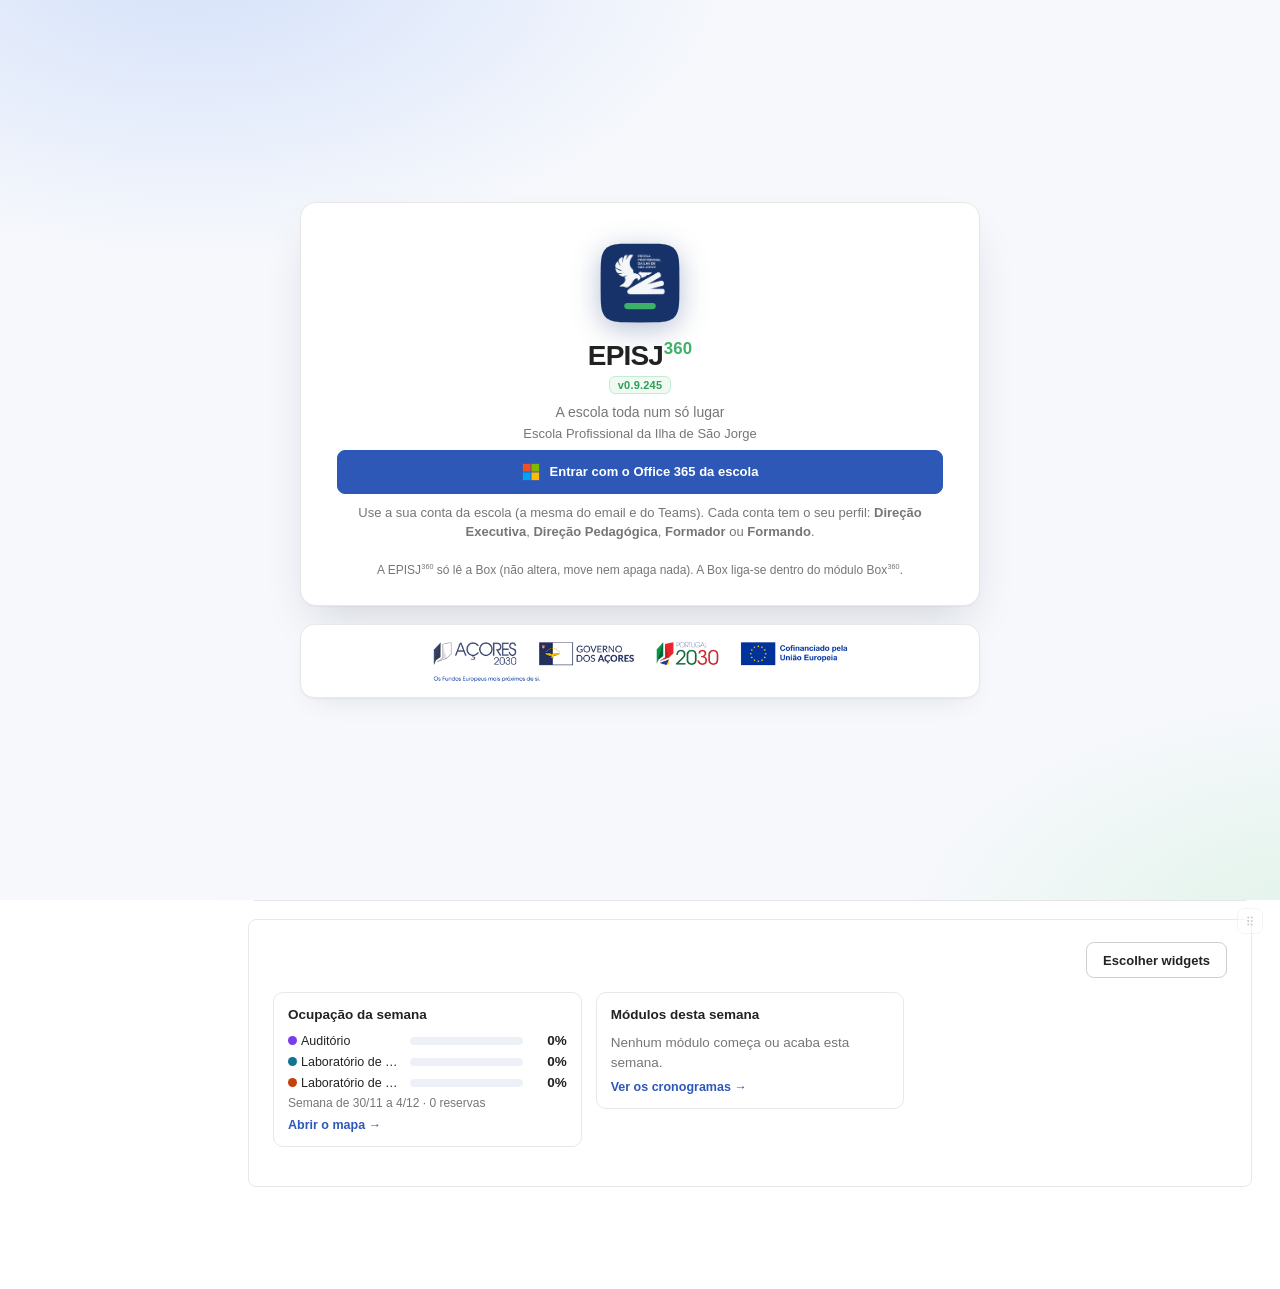
<file: index.html>
<!DOCTYPE html>
<html lang="pt-PT">
<head>
<!-- GERADO por tools/montar.mjs a partir de src/ — não editar aqui (as alterações perdem-se). EPISJ 360 0.9.245 -->
<meta charset="utf-8">
<script src="app/sem-armazenamento.js?v=0.9.245"></script>
<meta name="viewport" content="width=device-width, initial-scale=1, viewport-fit=cover">
<meta name="theme-color" content="#3d5c9e">
<meta name="mobile-web-app-capable" content="yes">
<meta name="apple-mobile-web-app-capable" content="yes">
<meta name="apple-mobile-web-app-title" content="EPISJ³⁶⁰">
<meta name="apple-mobile-web-app-status-bar-style" content="black-translucent">
<meta name="format-detection" content="telephone=no">
<link rel="manifest" href="manifest.webmanifest">
<link rel="apple-touch-icon" href="img/app/apple-touch-icon.png">
<meta http-equiv="Content-Security-Policy" content="script-src 'self' 'wasm-unsafe-eval'; object-src 'none'; base-uri 'self'; form-action 'self'">
<title>EPISJ³⁶⁰ — Escola Profissional da Ilha de São Jorge</title>
<link rel="icon" type="image/svg+xml" href="data:image/svg+xml,%3Csvg%20xmlns=%22http://www.w3.org/2000/svg%22%20viewBox=%220%200%2032%2032%22%3E%3Cpath%20d=%22M31.00%2016.00L30.98%2021.65L30.91%2023.45L30.79%2024.74L30.63%2025.77L30.42%2026.63L30.16%2027.37L29.85%2028.01L29.48%2028.57L29.06%2029.06L28.57%2029.48L28.01%2029.85L27.37%2030.16L26.63%2030.42L25.77%2030.63L24.74%2030.79L23.45%2030.91L21.65%2030.98L16.00%2031.00L10.35%2030.98L8.55%2030.91L7.26%2030.79L6.23%2030.63L5.37%2030.42L4.63%2030.16L3.99%2029.85L3.43%2029.48L2.94%2029.06L2.52%2028.57L2.15%2028.01L1.84%2027.37L1.58%2026.63L1.37%2025.77L1.21%2024.74L1.09%2023.45L1.02%2021.65L1.00%2016.00L1.02%2010.35L1.09%208.55L1.21%207.26L1.37%206.23L1.58%205.37L1.84%204.63L2.15%203.99L2.52%203.43L2.94%202.94L3.43%202.52L3.99%202.15L4.63%201.84L5.37%201.58L6.23%201.37L7.26%201.21L8.55%201.09L10.35%201.02L16.00%201.00L21.65%201.02L23.45%201.09L24.74%201.21L25.77%201.37L26.63%201.58L27.37%201.84L28.01%202.15L28.57%202.52L29.06%202.94L29.48%203.43L29.85%203.99L30.16%204.63L30.42%205.37L30.63%206.23L30.79%207.26L30.91%208.55L30.98%2010.35z%22%20fill=%22%23163269%22/%3E%3Cimage%20href=%22[data-uri]%22%20x=%226.6%22%20y=%225.2%22%20width=%2218.8%22%20height=%2215.1%22%20preserveAspectRatio=%22xMidYMid%20meet%22/%3E%3Crect%20x=%2210%22%20y=%2223.6%22%20width=%2212%22%20height=%222.4%22%20rx=%221.2%22%20fill=%22%233db166%22/%3E%3C/svg%3E">
<!-- 0.9.50: a letra Poppins vem do próprio site (mais rápido, funciona sem o Google e também dentro do Horários360) -->
<link rel="preload" href="fonts/poppins-latin-400.woff2" as="font" type="font/woff2" crossorigin>
<link rel="preload" href="fonts/poppins-latin-600.woff2" as="font" type="font/woff2" crossorigin>
<link rel="stylesheet" href="app/app.css?v=0.9.245">
<script src="app/cabeca.js?v=0.9.245"></script>
</head>
<body>
<div id="privLock" role="dialog" aria-modal="true" aria-labelledby="privTit">
  <form class="pl-card" id="privForm" autocomplete="off">
    <div class="pl-ico"><svg viewBox="0 0 24 24" aria-hidden="true" fill="none" stroke="currentColor" stroke-width="2" stroke-linecap="round" stroke-linejoin="round"><rect x="4.5" y="10.5" width="15" height="10" rx="2.2"/><path d="M8 10.5V7.5a4 4 0 0 1 8 0v3"/><circle cx="12" cy="15.5" r="1.3"/></svg></div>
    <h2 id="privTit">EPISJ 360 bloqueada</h2>
    <p class="pl-sub" id="privQuem">Modo de privacidade ligado. Escreva o código de desbloqueio para continuar.</p>
    <input type="password" id="privCod" inputmode="numeric" autocomplete="off" maxlength="8" placeholder="Código" aria-label="Código de desbloqueio">
    <div class="pl-err" id="privErr" aria-live="polite"></div>
    <button class="b big" type="submit" id="privOk">Desbloquear</button>
    <button type="button" class="pl-esq" id="privEsq">Esqueci-me do código</button>
  </form>
</div>
<div id="gate" class="gate">
  <div class="gcard">
    <div class="glogo"><svg viewBox="0 0 32 32" aria-hidden="true"><path d="M31.00 16.00L30.98 21.65L30.91 23.45L30.79 24.74L30.63 25.77L30.42 26.63L30.16 27.37L29.85 28.01L29.48 28.57L29.06 29.06L28.57 29.48L28.01 29.85L27.37 30.16L26.63 30.42L25.77 30.63L24.74 30.79L23.45 30.91L21.65 30.98L16.00 31.00L10.35 30.98L8.55 30.91L7.26 30.79L6.23 30.63L5.37 30.42L4.63 30.16L3.99 29.85L3.43 29.48L2.94 29.06L2.52 28.57L2.15 28.01L1.84 27.37L1.58 26.63L1.37 25.77L1.21 24.74L1.09 23.45L1.02 21.65L1.00 16.00L1.02 10.35L1.09 8.55L1.21 7.26L1.37 6.23L1.58 5.37L1.84 4.63L2.15 3.99L2.52 3.43L2.94 2.94L3.43 2.52L3.99 2.15L4.63 1.84L5.37 1.58L6.23 1.37L7.26 1.21L8.55 1.09L10.35 1.02L16.00 1.00L21.65 1.02L23.45 1.09L24.74 1.21L25.77 1.37L26.63 1.58L27.37 1.84L28.01 2.15L28.57 2.52L29.06 2.94L29.48 3.43L29.85 3.99L30.16 4.63L30.42 5.37L30.63 6.23L30.79 7.26L30.91 8.55L30.98 10.35z" fill="#163269"/><image href="[data-uri]" x="6.6" y="5.2" width="18.8" height="15.1" preserveAspectRatio="xMidYMid meet"/><rect x="10" y="23.6" width="12" height="2.4" rx="1.2" fill="#3db166"/></svg></div>
    <h1>EPISJ<b class="sup360">360</b></h1><div class="ver gver" data-ver></div>
    <p class="gsub">A escola toda num só lugar<br><span>Escola Profissional da Ilha de São Jorge</span></p>
    <div id="gateWait" class="gwait" style="display:none"><div class="gprog" id="gpBar" role="progressbar" aria-valuemin="0" aria-valuemax="100" aria-valuenow="0" aria-labelledby="gateWaitTxt"><i id="gpFill"></i></div><div class="gpinfo"><span id="gateWaitTxt">A entrar…</span><b id="gpPct">0%</b></div><div class="gptick" id="gpMods" aria-live="polite"></div></div>
    <div id="gateLogin">
      <button class="b big msbtn" id="msGo"><svg viewBox="0 0 21 21" aria-hidden="true"><rect x="1" y="1" width="9" height="9" fill="#f25022"/><rect x="11" y="1" width="9" height="9" fill="#7fba00"/><rect x="1" y="11" width="9" height="9" fill="#00a4ef"/><rect x="11" y="11" width="9" height="9" fill="#ffb900"/></svg>Entrar com o Office 365 da escola</button>
      <p class="hint" style="margin:10px 0 0">Use a sua conta da escola (a mesma do email e do Teams). Cada conta tem o seu perfil: <b>Direção Executiva</b>, <b>Direção Pedagógica</b>, <b>Formador</b> ou <b>Formando</b>.</p>
      <details id="msSetup" style="margin-top:12px;display:none">
        <summary class="hint" style="cursor:pointer;margin:0">Primeira vez neste navegador: ligação ao Office 365</summary>
        <div class="row" style="margin-top:8px">
          <label class="grow">ID da aplicação (cliente)<input type="text" id="gMsClient" spellcheck="false" placeholder="ex.: 1a2b3c4d-…"></label>
          <label class="grow">ID do diretório ou domínio<input type="text" id="gMsTenant" spellcheck="false" placeholder="ex.: episj.pt"></label>
          <button class="b s" id="gMsSave" style="align-self:flex-end">Guardar</button>
        </div>
      </details>
    </div>
    <div id="gateMsg"></div>
    <p class="gfoot">A EPISJ 360 só lê a Box (não altera, move nem apaga nada). A Box liga-se dentro do módulo Box360.</p>
  </div>
  <div class="gfundos" id="gFundos" hidden><img alt="Logótipos de financiamento do ano letivo"></div>
</div>
<div class="top"><button class="navbtn" id="navBtn" type="button" aria-label="Abrir o menu" aria-expanded="false" aria-controls="nav"><svg viewBox="0 0 24 24" aria-hidden="true"><path d="M4 7h16M4 12h16M4 17h16"/></svg></button><div class="brand" title="EPISJ 360 — a escola toda num só lugar"><svg viewBox="0 0 32 32" aria-hidden="true"><path d="M31.00 16.00L30.98 21.65L30.91 23.45L30.79 24.74L30.63 25.77L30.42 26.63L30.16 27.37L29.85 28.01L29.48 28.57L29.06 29.06L28.57 29.48L28.01 29.85L27.37 30.16L26.63 30.42L25.77 30.63L24.74 30.79L23.45 30.91L21.65 30.98L16.00 31.00L10.35 30.98L8.55 30.91L7.26 30.79L6.23 30.63L5.37 30.42L4.63 30.16L3.99 29.85L3.43 29.48L2.94 29.06L2.52 28.57L2.15 28.01L1.84 27.37L1.58 26.63L1.37 25.77L1.21 24.74L1.09 23.45L1.02 21.65L1.00 16.00L1.02 10.35L1.09 8.55L1.21 7.26L1.37 6.23L1.58 5.37L1.84 4.63L2.15 3.99L2.52 3.43L2.94 2.94L3.43 2.52L3.99 2.15L4.63 1.84L5.37 1.58L6.23 1.37L7.26 1.21L8.55 1.09L10.35 1.02L16.00 1.00L21.65 1.02L23.45 1.09L24.74 1.21L25.77 1.37L26.63 1.58L27.37 1.84L28.01 2.15L28.57 2.52L29.06 2.94L29.48 3.43L29.85 3.99L30.16 4.63L30.42 5.37L30.63 6.23L30.79 7.26L30.91 8.55L30.98 10.35z" fill="#163269"/><image href="[data-uri]" x="6.6" y="5.2" width="18.8" height="15.1" preserveAspectRatio="xMidYMid meet"/><rect x="10" y="23.6" width="12" height="2.4" rx="1.2" fill="#3db166"/></svg><span>EPISJ<b class="sup360">360</b></span><span class="ver" data-ver></span></div><nav class="mods" id="mods" aria-label="Módulos da EPISJ 360"><button data-m="escola" title="Escola360 — anos letivos, cursos, turmas e formadores (comuns a todos os módulos)"><svg class="mseal m27" viewBox="0 0 32 32" aria-hidden="true"><path d="M31.00 16.00L30.98 21.65L30.91 23.45L30.79 24.74L30.63 25.77L30.42 26.63L30.16 27.37L29.85 28.01L29.48 28.57L29.06 29.06L28.57 29.48L28.01 29.85L27.37 30.16L26.63 30.42L25.77 30.63L24.74 30.79L23.45 30.91L21.65 30.98L16.00 31.00L10.35 30.98L8.55 30.91L7.26 30.79L6.23 30.63L5.37 30.42L4.63 30.16L3.99 29.85L3.43 29.48L2.94 29.06L2.52 28.57L2.15 28.01L1.84 27.37L1.58 26.63L1.37 25.77L1.21 24.74L1.09 23.45L1.02 21.65L1.00 16.00L1.02 10.35L1.09 8.55L1.21 7.26L1.37 6.23L1.58 5.37L1.84 4.63L2.15 3.99L2.52 3.43L2.94 2.94L3.43 2.52L3.99 2.15L4.63 1.84L5.37 1.58L6.23 1.37L7.26 1.21L8.55 1.09L10.35 1.02L16.00 1.00L21.65 1.02L23.45 1.09L24.74 1.21L25.77 1.37L26.63 1.58L27.37 1.84L28.01 2.15L28.57 2.52L29.06 2.94L29.48 3.43L29.85 3.99L30.16 4.63L30.42 5.37L30.63 6.23L30.79 7.26L30.91 8.55L30.98 10.35z" fill="#163269"/><text x="16" y="20.4" text-anchor="middle" font-family="Poppins,system-ui,-apple-system,Segoe UI,sans-serif" font-size="16" font-weight="700" fill="#fff" letter-spacing="-.5">E</text><rect x="10" y="23.6" width="12" height="2.4" rx="1.2" fill="#ff8a5c"/></svg><span>Escola<b class="sup360">360</b></span></button><button data-m="boxcheck" class="on" title="Box360 — controlo de entregas na Box"><svg class="mseal m27" viewBox="0 0 32 32" aria-hidden="true"><path d="M31.00 16.00L30.98 21.65L30.91 23.45L30.79 24.74L30.63 25.77L30.42 26.63L30.16 27.37L29.85 28.01L29.48 28.57L29.06 29.06L28.57 29.48L28.01 29.85L27.37 30.16L26.63 30.42L25.77 30.63L24.74 30.79L23.45 30.91L21.65 30.98L16.00 31.00L10.35 30.98L8.55 30.91L7.26 30.79L6.23 30.63L5.37 30.42L4.63 30.16L3.99 29.85L3.43 29.48L2.94 29.06L2.52 28.57L2.15 28.01L1.84 27.37L1.58 26.63L1.37 25.77L1.21 24.74L1.09 23.45L1.02 21.65L1.00 16.00L1.02 10.35L1.09 8.55L1.21 7.26L1.37 6.23L1.58 5.37L1.84 4.63L2.15 3.99L2.52 3.43L2.94 2.94L3.43 2.52L3.99 2.15L4.63 1.84L5.37 1.58L6.23 1.37L7.26 1.21L8.55 1.09L10.35 1.02L16.00 1.00L21.65 1.02L23.45 1.09L24.74 1.21L25.77 1.37L26.63 1.58L27.37 1.84L28.01 2.15L28.57 2.52L29.06 2.94L29.48 3.43L29.85 3.99L30.16 4.63L30.42 5.37L30.63 6.23L30.79 7.26L30.91 8.55L30.98 10.35z" fill="#163269"/><text x="16" y="20.4" text-anchor="middle" font-family="Poppins,system-ui,-apple-system,Segoe UI,sans-serif" font-size="16" font-weight="700" fill="#fff" letter-spacing="-.5">B</text><rect x="10" y="23.6" width="12" height="2.4" rx="1.2" fill="#4da3ff"/></svg><span>Box<b class="sup360">360</b></span></button><button data-m="eduschedule" title="Horários360 — horários da escola (o EduSchedule da EduSpruce)"><svg class="mseal m27" viewBox="0 0 32 32" aria-hidden="true"><path d="M31.00 16.00L30.98 21.65L30.91 23.45L30.79 24.74L30.63 25.77L30.42 26.63L30.16 27.37L29.85 28.01L29.48 28.57L29.06 29.06L28.57 29.48L28.01 29.85L27.37 30.16L26.63 30.42L25.77 30.63L24.74 30.79L23.45 30.91L21.65 30.98L16.00 31.00L10.35 30.98L8.55 30.91L7.26 30.79L6.23 30.63L5.37 30.42L4.63 30.16L3.99 29.85L3.43 29.48L2.94 29.06L2.52 28.57L2.15 28.01L1.84 27.37L1.58 26.63L1.37 25.77L1.21 24.74L1.09 23.45L1.02 21.65L1.00 16.00L1.02 10.35L1.09 8.55L1.21 7.26L1.37 6.23L1.58 5.37L1.84 4.63L2.15 3.99L2.52 3.43L2.94 2.94L3.43 2.52L3.99 2.15L4.63 1.84L5.37 1.58L6.23 1.37L7.26 1.21L8.55 1.09L10.35 1.02L16.00 1.00L21.65 1.02L23.45 1.09L24.74 1.21L25.77 1.37L26.63 1.58L27.37 1.84L28.01 2.15L28.57 2.52L29.06 2.94L29.48 3.43L29.85 3.99L30.16 4.63L30.42 5.37L30.63 6.23L30.79 7.26L30.91 8.55L30.98 10.35z" fill="#163269"/><text x="16" y="20.4" text-anchor="middle" font-family="Poppins,system-ui,-apple-system,Segoe UI,sans-serif" font-size="16" font-weight="700" fill="#fff" letter-spacing="-.5">H</text><rect x="10" y="23.6" width="12" height="2.4" rx="1.2" fill="#9b8cff"/></svg><span>Horários<b class="sup360">360</b></span></button><button data-m="roomcheck" title="Sala360 — reservas do Auditório e dos Laboratórios de Informática"><svg class="mseal m27" viewBox="0 0 32 32" aria-hidden="true"><path d="M31.00 16.00L30.98 21.65L30.91 23.45L30.79 24.74L30.63 25.77L30.42 26.63L30.16 27.37L29.85 28.01L29.48 28.57L29.06 29.06L28.57 29.48L28.01 29.85L27.37 30.16L26.63 30.42L25.77 30.63L24.74 30.79L23.45 30.91L21.65 30.98L16.00 31.00L10.35 30.98L8.55 30.91L7.26 30.79L6.23 30.63L5.37 30.42L4.63 30.16L3.99 29.85L3.43 29.48L2.94 29.06L2.52 28.57L2.15 28.01L1.84 27.37L1.58 26.63L1.37 25.77L1.21 24.74L1.09 23.45L1.02 21.65L1.00 16.00L1.02 10.35L1.09 8.55L1.21 7.26L1.37 6.23L1.58 5.37L1.84 4.63L2.15 3.99L2.52 3.43L2.94 2.94L3.43 2.52L3.99 2.15L4.63 1.84L5.37 1.58L6.23 1.37L7.26 1.21L8.55 1.09L10.35 1.02L16.00 1.00L21.65 1.02L23.45 1.09L24.74 1.21L25.77 1.37L26.63 1.58L27.37 1.84L28.01 2.15L28.57 2.52L29.06 2.94L29.48 3.43L29.85 3.99L30.16 4.63L30.42 5.37L30.63 6.23L30.79 7.26L30.91 8.55L30.98 10.35z" fill="#163269"/><text x="16" y="20.4" text-anchor="middle" font-family="Poppins,system-ui,-apple-system,Segoe UI,sans-serif" font-size="16" font-weight="700" fill="#fff" letter-spacing="-.5">S</text><rect x="10" y="23.6" width="12" height="2.4" rx="1.2" fill="#ffb547"/></svg><span>Sala<b class="sup360">360</b></span></button><button data-m="crono" title="Crono360 — cronogramas dos módulos e pontos de situação do cumprimento dos planos"><svg class="mseal m27" viewBox="0 0 32 32" aria-hidden="true"><path d="M31.00 16.00L30.98 21.65L30.91 23.45L30.79 24.74L30.63 25.77L30.42 26.63L30.16 27.37L29.85 28.01L29.48 28.57L29.06 29.06L28.57 29.48L28.01 29.85L27.37 30.16L26.63 30.42L25.77 30.63L24.74 30.79L23.45 30.91L21.65 30.98L16.00 31.00L10.35 30.98L8.55 30.91L7.26 30.79L6.23 30.63L5.37 30.42L4.63 30.16L3.99 29.85L3.43 29.48L2.94 29.06L2.52 28.57L2.15 28.01L1.84 27.37L1.58 26.63L1.37 25.77L1.21 24.74L1.09 23.45L1.02 21.65L1.00 16.00L1.02 10.35L1.09 8.55L1.21 7.26L1.37 6.23L1.58 5.37L1.84 4.63L2.15 3.99L2.52 3.43L2.94 2.94L3.43 2.52L3.99 2.15L4.63 1.84L5.37 1.58L6.23 1.37L7.26 1.21L8.55 1.09L10.35 1.02L16.00 1.00L21.65 1.02L23.45 1.09L24.74 1.21L25.77 1.37L26.63 1.58L27.37 1.84L28.01 2.15L28.57 2.52L29.06 2.94L29.48 3.43L29.85 3.99L30.16 4.63L30.42 5.37L30.63 6.23L30.79 7.26L30.91 8.55L30.98 10.35z" fill="#163269"/><text x="16" y="20.4" text-anchor="middle" font-family="Poppins,system-ui,-apple-system,Segoe UI,sans-serif" font-size="16" font-weight="700" fill="#fff" letter-spacing="-.5">C</text><rect x="10" y="23.6" width="12" height="2.4" rx="1.2" fill="#2fd0c4"/></svg><span>Crono<b class="sup360">360</b></span></button><button data-m="social" title="Social360 — planeamento, aprovação e agendamento das redes sociais da escola"><svg class="mseal m27" viewBox="0 0 32 32" aria-hidden="true"><path d="M31.00 16.00L30.98 21.65L30.91 23.45L30.79 24.74L30.63 25.77L30.42 26.63L30.16 27.37L29.85 28.01L29.48 28.57L29.06 29.06L28.57 29.48L28.01 29.85L27.37 30.16L26.63 30.42L25.77 30.63L24.74 30.79L23.45 30.91L21.65 30.98L16.00 31.00L10.35 30.98L8.55 30.91L7.26 30.79L6.23 30.63L5.37 30.42L4.63 30.16L3.99 29.85L3.43 29.48L2.94 29.06L2.52 28.57L2.15 28.01L1.84 27.37L1.58 26.63L1.37 25.77L1.21 24.74L1.09 23.45L1.02 21.65L1.00 16.00L1.02 10.35L1.09 8.55L1.21 7.26L1.37 6.23L1.58 5.37L1.84 4.63L2.15 3.99L2.52 3.43L2.94 2.94L3.43 2.52L3.99 2.15L4.63 1.84L5.37 1.58L6.23 1.37L7.26 1.21L8.55 1.09L10.35 1.02L16.00 1.00L21.65 1.02L23.45 1.09L24.74 1.21L25.77 1.37L26.63 1.58L27.37 1.84L28.01 2.15L28.57 2.52L29.06 2.94L29.48 3.43L29.85 3.99L30.16 4.63L30.42 5.37L30.63 6.23L30.79 7.26L30.91 8.55L30.98 10.35z" fill="#163269"/><text x="16" y="19.6" text-anchor="middle" font-family="Poppins,system-ui,-apple-system,Segoe UI,sans-serif" font-size="13" font-weight="700" fill="#fff" letter-spacing="-.5">So</text><rect x="10" y="23.6" width="12" height="2.4" rx="1.2" fill="#ff6f9e"/></svg><span>Social<b class="sup360">360</b></span></button><button data-m="pap" title="PAP360 — provas de aptidão profissional: júri, grelhas de avaliação, pautas e atas"><svg class="mseal m27" viewBox="0 0 32 32" aria-hidden="true"><path d="M31.00 16.00L30.98 21.65L30.91 23.45L30.79 24.74L30.63 25.77L30.42 26.63L30.16 27.37L29.85 28.01L29.48 28.57L29.06 29.06L28.57 29.48L28.01 29.85L27.37 30.16L26.63 30.42L25.77 30.63L24.74 30.79L23.45 30.91L21.65 30.98L16.00 31.00L10.35 30.98L8.55 30.91L7.26 30.79L6.23 30.63L5.37 30.42L4.63 30.16L3.99 29.85L3.43 29.48L2.94 29.06L2.52 28.57L2.15 28.01L1.84 27.37L1.58 26.63L1.37 25.77L1.21 24.74L1.09 23.45L1.02 21.65L1.00 16.00L1.02 10.35L1.09 8.55L1.21 7.26L1.37 6.23L1.58 5.37L1.84 4.63L2.15 3.99L2.52 3.43L2.94 2.94L3.43 2.52L3.99 2.15L4.63 1.84L5.37 1.58L6.23 1.37L7.26 1.21L8.55 1.09L10.35 1.02L16.00 1.00L21.65 1.02L23.45 1.09L24.74 1.21L25.77 1.37L26.63 1.58L27.37 1.84L28.01 2.15L28.57 2.52L29.06 2.94L29.48 3.43L29.85 3.99L30.16 4.63L30.42 5.37L30.63 6.23L30.79 7.26L30.91 8.55L30.98 10.35z" fill="#163269"/><text x="16" y="20.4" text-anchor="middle" font-family="Poppins,system-ui,-apple-system,Segoe UI,sans-serif" font-size="16" font-weight="700" fill="#fff" letter-spacing="-.5">P</text><rect x="10" y="23.6" width="12" height="2.4" rx="1.2" fill="#e06cf0"/></svg><span>PAP<b class="sup360">360</b></span></button><button data-m="pass" title="Pass360 — palavras-passe da escola, cifradas, só para a Direção"><svg class="mseal m27" viewBox="0 0 32 32" aria-hidden="true"><path d="M31.00 16.00L30.98 21.65L30.91 23.45L30.79 24.74L30.63 25.77L30.42 26.63L30.16 27.37L29.85 28.01L29.48 28.57L29.06 29.06L28.57 29.48L28.01 29.85L27.37 30.16L26.63 30.42L25.77 30.63L24.74 30.79L23.45 30.91L21.65 30.98L16.00 31.00L10.35 30.98L8.55 30.91L7.26 30.79L6.23 30.63L5.37 30.42L4.63 30.16L3.99 29.85L3.43 29.48L2.94 29.06L2.52 28.57L2.15 28.01L1.84 27.37L1.58 26.63L1.37 25.77L1.21 24.74L1.09 23.45L1.02 21.65L1.00 16.00L1.02 10.35L1.09 8.55L1.21 7.26L1.37 6.23L1.58 5.37L1.84 4.63L2.15 3.99L2.52 3.43L2.94 2.94L3.43 2.52L3.99 2.15L4.63 1.84L5.37 1.58L6.23 1.37L7.26 1.21L8.55 1.09L10.35 1.02L16.00 1.00L21.65 1.02L23.45 1.09L24.74 1.21L25.77 1.37L26.63 1.58L27.37 1.84L28.01 2.15L28.57 2.52L29.06 2.94L29.48 3.43L29.85 3.99L30.16 4.63L30.42 5.37L30.63 6.23L30.79 7.26L30.91 8.55L30.98 10.35z" fill="#163269"/><text x="16" y="20.4" text-anchor="middle" font-family="Poppins,system-ui,-apple-system,Segoe UI,sans-serif" font-size="13" font-weight="700" fill="#fff" letter-spacing="-.5">Ps</text><rect x="10" y="23.6" width="12" height="2.4" rx="1.2" fill="#b9c6d8"/></svg><span>Pass<b class="sup360">360</b></span></button><button data-m="folder" title="Folder360 — arquivo físico dos dossiers: onde está cada um, lombadas, etiquetas, requisições e conferência"><svg class="mseal m27" viewBox="0 0 32 32" aria-hidden="true"><path d="M31.00 16.00L30.98 21.65L30.91 23.45L30.79 24.74L30.63 25.77L30.42 26.63L30.16 27.37L29.85 28.01L29.48 28.57L29.06 29.06L28.57 29.48L28.01 29.85L27.37 30.16L26.63 30.42L25.77 30.63L24.74 30.79L23.45 30.91L21.65 30.98L16.00 31.00L10.35 30.98L8.55 30.91L7.26 30.79L6.23 30.63L5.37 30.42L4.63 30.16L3.99 29.85L3.43 29.48L2.94 29.06L2.52 28.57L2.15 28.01L1.84 27.37L1.58 26.63L1.37 25.77L1.21 24.74L1.09 23.45L1.02 21.65L1.00 16.00L1.02 10.35L1.09 8.55L1.21 7.26L1.37 6.23L1.58 5.37L1.84 4.63L2.15 3.99L2.52 3.43L2.94 2.94L3.43 2.52L3.99 2.15L4.63 1.84L5.37 1.58L6.23 1.37L7.26 1.21L8.55 1.09L10.35 1.02L16.00 1.00L21.65 1.02L23.45 1.09L24.74 1.21L25.77 1.37L26.63 1.58L27.37 1.84L28.01 2.15L28.57 2.52L29.06 2.94L29.48 3.43L29.85 3.99L30.16 4.63L30.42 5.37L30.63 6.23L30.79 7.26L30.91 8.55L30.98 10.35z" fill="#163269"/><text x="16" y="20.4" text-anchor="middle" font-family="Poppins,system-ui,-apple-system,Segoe UI,sans-serif" font-size="16" font-weight="700" fill="#fff" letter-spacing="-.5">F</text><rect x="10" y="23.6" width="12" height="2.4" rx="1.2" fill="#c99a6e"/></svg><span>Folder<b class="sup360">360</b></span></button><button data-m="econo" title="Econo360 — economato: artigos, stock, requisições dos formadores, compras, inventário e custos por projeto"><svg class="mseal m27" viewBox="0 0 32 32" aria-hidden="true"><path d="M31.00 16.00L30.98 21.65L30.91 23.45L30.79 24.74L30.63 25.77L30.42 26.63L30.16 27.37L29.85 28.01L29.48 28.57L29.06 29.06L28.57 29.48L28.01 29.85L27.37 30.16L26.63 30.42L25.77 30.63L24.74 30.79L23.45 30.91L21.65 30.98L16.00 31.00L10.35 30.98L8.55 30.91L7.26 30.79L6.23 30.63L5.37 30.42L4.63 30.16L3.99 29.85L3.43 29.48L2.94 29.06L2.52 28.57L2.15 28.01L1.84 27.37L1.58 26.63L1.37 25.77L1.21 24.74L1.09 23.45L1.02 21.65L1.00 16.00L1.02 10.35L1.09 8.55L1.21 7.26L1.37 6.23L1.58 5.37L1.84 4.63L2.15 3.99L2.52 3.43L2.94 2.94L3.43 2.52L3.99 2.15L4.63 1.84L5.37 1.58L6.23 1.37L7.26 1.21L8.55 1.09L10.35 1.02L16.00 1.00L21.65 1.02L23.45 1.09L24.74 1.21L25.77 1.37L26.63 1.58L27.37 1.84L28.01 2.15L28.57 2.52L29.06 2.94L29.48 3.43L29.85 3.99L30.16 4.63L30.42 5.37L30.63 6.23L30.79 7.26L30.91 8.55L30.98 10.35z" fill="#163269"/><text x="16" y="20.4" text-anchor="middle" font-family="Poppins,system-ui,-apple-system,Segoe UI,sans-serif" font-size="13" font-weight="700" fill="#fff" letter-spacing="-.5">Ec</text><rect x="10" y="23.6" width="12" height="2.4" rx="1.2" fill="#f4d35e"/></svg><span>Econo<b class="sup360">360</b></span></button><button data-m="oficio" title="Ofício360 — ofícios em carta e digitais: entradas, saídas, numeração, despacho, respostas, envelopes e livro de registo"><svg class="mseal m27" viewBox="0 0 32 32" aria-hidden="true"><path d="M31.00 16.00L30.98 21.65L30.91 23.45L30.79 24.74L30.63 25.77L30.42 26.63L30.16 27.37L29.85 28.01L29.48 28.57L29.06 29.06L28.57 29.48L28.01 29.85L27.37 30.16L26.63 30.42L25.77 30.63L24.74 30.79L23.45 30.91L21.65 30.98L16.00 31.00L10.35 30.98L8.55 30.91L7.26 30.79L6.23 30.63L5.37 30.42L4.63 30.16L3.99 29.85L3.43 29.48L2.94 29.06L2.52 28.57L2.15 28.01L1.84 27.37L1.58 26.63L1.37 25.77L1.21 24.74L1.09 23.45L1.02 21.65L1.00 16.00L1.02 10.35L1.09 8.55L1.21 7.26L1.37 6.23L1.58 5.37L1.84 4.63L2.15 3.99L2.52 3.43L2.94 2.94L3.43 2.52L3.99 2.15L4.63 1.84L5.37 1.58L6.23 1.37L7.26 1.21L8.55 1.09L10.35 1.02L16.00 1.00L21.65 1.02L23.45 1.09L24.74 1.21L25.77 1.37L26.63 1.58L27.37 1.84L28.01 2.15L28.57 2.52L29.06 2.94L29.48 3.43L29.85 3.99L30.16 4.63L30.42 5.37L30.63 6.23L30.79 7.26L30.91 8.55L30.98 10.35z" fill="#163269"/><text x="16" y="20.4" text-anchor="middle" font-family="Poppins,system-ui,-apple-system,Segoe UI,sans-serif" font-size="16" font-weight="700" fill="#fff" letter-spacing="-.5">O</text><rect x="10" y="23.6" width="12" height="2.4" rx="1.2" fill="#ff7a59"/></svg><span>Ofício<b class="sup360">360</b></span></button></nav><span class="grow"></span><button id="privBtn" class="appsbtn privbtn" type="button" title="Modo de privacidade — bloquear o ecrã (é preciso o código para voltar)" hidden><svg viewBox="0 0 24 24" aria-hidden="true" fill="none" stroke="currentColor" stroke-width="2" stroke-linecap="round" stroke-linejoin="round"><rect x="4.5" y="10.5" width="15" height="10" rx="2.2"/><path d="M8 10.5V7.5a4 4 0 0 1 8 0v3"/><circle cx="12" cy="15.5" r="1.3"/></svg><span>Bloquear</span></button><span class="appsw"><button id="appsBtn" class="appsbtn" aria-haspopup="dialog" aria-expanded="false" aria-controls="appsPop" title="Apps da EPISJ 360"><svg viewBox="0 0 24 24" aria-hidden="true" fill="none" stroke="currentColor" stroke-width="2" stroke-linecap="round" stroke-linejoin="round"><rect x="3" y="3" width="7" height="7" rx="1.6"/><rect x="14" y="3" width="7" height="7" rx="1.6"/><rect x="3" y="14" width="7" height="7" rx="1.6"/><rect x="14" y="14" width="7" height="7" rx="1.6"/></svg><span>Apps</span></button><div id="appsPop" class="appspop" role="dialog" aria-label="Apps da EPISJ 360" hidden></div></span><label class="anotop" title="Ano letivo ativo — comum a todos os módulos"><span>Ano letivo</span><select id="anoSel"></select></label><span id="bgp" class="bgp" style="display:none"></span><span class="fsz" title="Tamanho da letra"><button id="fszMenos" aria-label="Diminuir a letra">A−</button><button id="fszVal" title="Repor o tamanho normal">100%</button><button id="fszMais" aria-label="Aumentar a letra">A+</button></span><span class="undo"><button id="undoBtn" title="Anular (Ctrl+Z)" disabled>↶ Anular</button><button id="redoBtn" title="Refazer (Ctrl+Shift+Z)" disabled>↷ Refazer</button></span><span id="who" class="who" style="display:none"></span></div>
<div class="shell"><div id="navVeu" class="navveu" hidden></div>
  <nav id="nav" class="side">
    <a class="sfoot stopo" href="https://www.episj.com" target="_blank" rel="noopener" title="Escola Profissional da Ilha de São Jorge"><img src="img/logo-episj.png" alt="Escola Profissional da Ilha de São Jorge" data-esconde-sem-img></a>
    <div class="sbrand" title="EPISJ 360 — a escola toda num só lugar"><svg class="sblogo" viewBox="0 0 32 32" aria-hidden="true"><path d="M31.00 16.00L30.98 21.65L30.91 23.45L30.79 24.74L30.63 25.77L30.42 26.63L30.16 27.37L29.85 28.01L29.48 28.57L29.06 29.06L28.57 29.48L28.01 29.85L27.37 30.16L26.63 30.42L25.77 30.63L24.74 30.79L23.45 30.91L21.65 30.98L16.00 31.00L10.35 30.98L8.55 30.91L7.26 30.79L6.23 30.63L5.37 30.42L4.63 30.16L3.99 29.85L3.43 29.48L2.94 29.06L2.52 28.57L2.15 28.01L1.84 27.37L1.58 26.63L1.37 25.77L1.21 24.74L1.09 23.45L1.02 21.65L1.00 16.00L1.02 10.35L1.09 8.55L1.21 7.26L1.37 6.23L1.58 5.37L1.84 4.63L2.15 3.99L2.52 3.43L2.94 2.94L3.43 2.52L3.99 2.15L4.63 1.84L5.37 1.58L6.23 1.37L7.26 1.21L8.55 1.09L10.35 1.02L16.00 1.00L21.65 1.02L23.45 1.09L24.74 1.21L25.77 1.37L26.63 1.58L27.37 1.84L28.01 2.15L28.57 2.52L29.06 2.94L29.48 3.43L29.85 3.99L30.16 4.63L30.42 5.37L30.63 6.23L30.79 7.26L30.91 8.55L30.98 10.35z" fill="#163269"/><image href="[data-uri]" x="6.6" y="5.2" width="18.8" height="15.1" preserveAspectRatio="xMidYMid meet"/><image class="lgaz" href="[data-uri]" x="6.6" y="5.2" width="18.8" height="15.1" preserveAspectRatio="xMidYMid meet"/><rect x="10" y="23.6" width="12" height="2.4" rx="1.2" fill="#3db166"/></svg><div class="sbnome"><span>EPISJ<b class="sup360">360</b></span><span class="ver" data-ver></span></div></div>
    <div class="mgrp" data-m="escola">
    <div class="mh">Escola360</div>
    <button data-t="esc"><svg viewBox="0 0 24 24"><path d="M3 21h18M5 21V9l7-5 7 5v12"/><path d="M9 21v-6h6v6"/></svg>Dashboard</button>
    <button data-t="anos"><svg viewBox="0 0 24 24"><rect x="3" y="4" width="18" height="18" rx="2"/><path d="M16 2v4M8 2v4M3 10h18"/></svg>Anos letivos</button>
    <button data-t="cal" class="sub" title="Períodos, interrupções, feriados e marcos das turmas (FCT, avaliação, PAP) — importados do documento do calendário escolar"><svg viewBox="0 0 24 24"><rect x="3" y="4" width="18" height="18" rx="2"/><path d="M16 2v4M8 2v4M3 10h18"/><path d="M7.5 14h.01M12 14h.01M16.5 14h.01M7.5 18h.01M12 18h.01"/></svg>Calendário Escolar</button>
    <button data-t="cur"><svg viewBox="0 0 24 24"><path d="M22 10 12 5 2 10l10 5 10-5z"/><path d="M6 12v5c3 2 9 2 12 0v-5"/></svg>Cursos</button>
    <button data-t="tur"><svg viewBox="0 0 24 24"><path d="M17 21v-2a4 4 0 0 0-4-4H5a4 4 0 0 0-4 4v2"/><circle cx="9" cy="7" r="4"/><path d="M23 21v-2a4 4 0 0 0-3-3.9M16 3.1a4 4 0 0 1 0 7.8"/></svg>Turmas</button>
    <button data-t="pc" class="sub" title="Plano curricular de cada turma: disciplinas, módulos/UFCD/UC, horas e formadores"><svg viewBox="0 0 24 24"><path d="M14 2H6a2 2 0 0 0-2 2v16a2 2 0 0 0 2 2h12a2 2 0 0 0 2-2V8z"/><path d="M14 2v6h6M8 13h8M8 17h5"/></svg>Planos Curriculares</button>
    <button data-t="prof"><svg viewBox="0 0 24 24"><path d="M16 21v-2a4 4 0 0 0-4-4H6a4 4 0 0 0-4 4v2"/><circle cx="9" cy="7" r="4"/><path d="M19 8v6M22 11h-6"/></svg>Formadores</button>
    <button data-t="dsd" class="sub" title="Serviço de cada formador, tirado dos planos curriculares"><svg viewBox="0 0 24 24"><rect x="3" y="4" width="18" height="16" rx="2"/><path d="M7 9h10M7 13h6M7 17h8"/></svg>Distribuição de Serviço Docente</button>
    <button data-t="for"><svg viewBox="0 0 24 24"><path d="M22 10 12 5 2 10l10 5 10-5z"/><path d="M6 12v5c3 2 9 2 12 0v-5"/><path d="M22 10v6"/></svg>Formandos</button>
    </div>
    <div class="mgrp" data-m="eduschedule">
    <div class="mh">Horários360</div>
    <div class="h3modo" data-h3modo hidden role="group" aria-label="Versão do Horários360"><button type="button" data-h3m="simples" title="Mostra os horários vindos do Untis e comunica-os aos formadores">Simples</button><button type="button" data-h3m="completa" title="O editor de horários completo">Completa</button></div>
    <button data-t="hsSem"><svg viewBox="0 0 24 24"><rect x="3" y="4" width="18" height="18" rx="2"/><path d="M16 2v4M8 2v4M3 10h18M7 14h3M7 18h3M14 14h3"/></svg>Semana</button>
    <button data-t="hsFor"><svg viewBox="0 0 24 24"><circle cx="9" cy="8" r="3.2"/><path d="M3 20c.5-3.4 2.9-5.4 6-5.4s5.5 2 6 5.4"/><path d="M16 4.5a3 3 0 0 1 0 6M18 14.8c1.7.7 2.7 2.4 3 5.2"/></svg>Por formadores</button>
    <button data-t="mh"><svg viewBox="0 0 24 24"><rect x="3" y="4" width="18" height="18" rx="2"/><path d="M16 2v4M8 2v4M3 10h18"/><circle cx="12" cy="16" r="2.5"/></svg><span data-mhlbl>O meu horário</span></button>
    <button data-t="hsVer"><svg viewBox="0 0 24 24"><circle cx="11" cy="11" r="7"/><path d="m21 21-4.3-4.3"/><path d="M8 11h6M11 8v6"/></svg>Horários</button>
    <button data-t="esch"><svg viewBox="0 0 24 24"><rect x="3" y="4" width="18" height="18" rx="2"/><path d="M16 2v4M8 2v4M3 10h18M8 14h2M14 14h2M8 18h2M14 18h2"/></svg>Horários</button>
    <button data-t="hsCom"><svg viewBox="0 0 24 24"><path d="M6 8a6 6 0 0 1 12 0c0 7 3 9 3 9H3s3-2 3-9"/><path d="M10.3 21a1.94 1.94 0 0 0 3.4 0"/></svg>Comunicar</button>
    </div>
    <div class="mgrp" data-m="roomcheck">
    <div class="mh">Sala360 <span class="mv" data-rcver></span></div>
    <button data-t="rcMapa"><svg viewBox="0 0 24 24"><rect x="3" y="4" width="18" height="17" rx="2"/><path d="M16 2v4M8 2v4M3 10h18M9.5 21v-6.5h5V21"/></svg>Mapa</button>
    <button data-t="rcLista"><svg viewBox="0 0 24 24"><path d="M8 6h13M8 12h13M8 18h13M3 6h.01M3 12h.01M3 18h.01"/></svg>Todas as reservas</button>
    <button data-t="rcEsp"><svg viewBox="0 0 24 24"><path d="M3 21h18M6 21V4h12v17"/><circle cx="14.5" cy="12.5" r=".9" fill="currentColor"/></svg>Espaços</button>
    </div>
    <div class="mgrp" data-m="crono">
    <div class="mh">Crono360</div>
    <button data-t="crPs"><svg viewBox="0 0 24 24"><path d="M3 3v18h18"/><path d="M7 14l3-3 3 3 5-6"/><circle cx="18" cy="8" r="1.4"/></svg>Ponto de situação</button>
    <button data-t="crCron"><svg viewBox="0 0 24 24"><path d="M3 5h8M6 10h10M9 15h9M4 20h6"/></svg>Cronogramas</button>
    <button data-t="crAno"><svg viewBox="0 0 24 24"><rect x="3" y="4" width="18" height="17" rx="2"/><path d="M3 9h18M8 2v4M16 2v4M7 13h2M11 13h2M15 13h2M7 17h2M11 17h2"/></svg>Ano inteiro</button>
    <button data-t="crCump"><svg viewBox="0 0 24 24"><path d="M12 3v3M12 18v3M4.2 7.5l2.6 1.5M17.2 15l2.6 1.5M4.2 16.5 6.8 15M17.2 9l2.6-1.5"/><circle cx="12" cy="12" r="3.5"/></svg><span data-crcumpl>Ajustar</span></button>
    <button data-t="crHist"><svg viewBox="0 0 24 24"><path d="M3 12a9 9 0 1 0 3-6.7L3 8"/><path d="M3 3v5h5M12 7v5l3 2"/></svg>Pontos de situação</button>
    <button data-t="crDef"><svg viewBox="0 0 24 24"><path d="M4 21v-7M4 10V3M12 21v-9M12 8V3M20 21v-5M20 12V3M1 14h6M9 8h6M17 16h6"/></svg>Definições</button>
    </div>
    <div class="mgrp" data-m="pap">
    <div class="mh">PAP360 <span class="mv" data-papver></span></div>
    <button data-t="papInicio"><svg viewBox="0 0 24 24"><path d="M22 10 12 5 2 10l10 5 10-5z"/><path d="M6 12v5c3 2 9 2 12 0v-5"/></svg>Provas</button>
    <button data-t="papProva" title="Responsáveis, formandos, temas, júri externo, datas e horas"><svg viewBox="0 0 24 24"><path d="M17 21v-2a4 4 0 0 0-4-4H5a4 4 0 0 0-4 4v2"/><circle cx="9" cy="7" r="4"/><path d="M23 21v-2a4 4 0 0 0-3-3.9M16 3.1a4 4 0 0 1 0 7.8"/></svg>Prova e júri</button>
    <button data-t="papGrelha" title="A grelha de avaliação de cada formando: critérios, níveis, classificação do projeto e nota final"><svg viewBox="0 0 24 24"><rect x="3" y="3" width="18" height="18" rx="2"/><path d="M3 9h18M3 15h18M9 3v18"/></svg>Grelhas de avaliação</button>
    <button data-t="papDocs" title="Pauta de chamada, folha de presença, atas e pauta de avaliação, em PDF"><svg viewBox="0 0 24 24"><path d="M14 2H6a2 2 0 0 0-2 2v16a2 2 0 0 0 2 2h12a2 2 0 0 0 2-2V8z"/><path d="M14 2v6h6M8 13h8M8 17h5"/></svg>Pautas e atas</button>
    <button data-t="papJuri" title="Contactos do júri externo (empresas e instituições)"><svg viewBox="0 0 24 24"><path d="M22 16.9v3a2 2 0 0 1-2.2 2 19.8 19.8 0 0 1-8.6-3.1 19.5 19.5 0 0 1-6-6A19.8 19.8 0 0 1 2.1 4.2 2 2 0 0 1 4.1 2h3a2 2 0 0 1 2 1.7c.1.9.4 1.8.7 2.7a2 2 0 0 1-.5 2.1L8 9.8a16 16 0 0 0 6 6l1.3-1.3a2 2 0 0 1 2.1-.4c.9.3 1.8.6 2.7.7a2 2 0 0 1 1.7 2z"/></svg>Contactos do júri</button>
    <button data-t="papDef"><svg viewBox="0 0 24 24"><path d="M4 21v-7M4 10V3M12 21v-9M12 8V3M20 21v-5M20 12V3M1 14h6M9 8h6M17 16h6"/></svg>Definições</button>
    </div>
    <div class="mgrp" data-m="pass">
    <div class="mh">Pass360</div>
    <button data-t="pwCofre"><svg viewBox="0 0 24 24"><circle cx="7.5" cy="15.5" r="3.5"/><path d="M10 13l9-9M16 7l3 3M14 9l2 2"/></svg>Cofre</button>
    <button data-t="pwGerar"><svg viewBox="0 0 24 24"><path d="M15 4V2M15 16v-2M8 9h2M20 9h2M17.8 11.8l1.4 1.4M17.8 6.2l1.4-1.4M12.2 6.2l-1.4-1.4M15 9 3 21"/></svg>Gerador</button>
    <button data-t="pwSaude"><svg viewBox="0 0 24 24"><path d="M12 3l8 3v6c0 5-3.5 8-8 9-4.5-1-8-4-8-9V6z"/><path d="M9 12l2 2 4-4"/></svg>Saúde</button>
    <button data-t="pwDef"><svg viewBox="0 0 24 24"><path d="M4 21v-7M4 10V3M12 21v-9M12 8V3M20 21v-5M20 12V3M1 14h6M9 8h6M17 16h6"/></svg>Definições</button>
    </div>
    <div class="mgrp" data-m="folder">
    <div class="mh">Folder360 <span class="mv" data-fdver></span></div>
    <button data-t="foInicio" title="Todos os dossiers, onde está cada um, e a ficha de cada dossier"><svg viewBox="0 0 24 24"><path d="M3 7a2 2 0 0 1 2-2h4l2 2h8a2 2 0 0 1 2 2v8a2 2 0 0 1-2 2H5a2 2 0 0 1-2-2z"/></svg>Arquivo</button>
    <button data-t="foMapa" title="Os armários e as prateleiras de cada arquivo, com os dossiers que lá estão"><svg viewBox="0 0 24 24"><rect x="3" y="3" width="18" height="18" rx="2"/><path d="M3 9h18M3 15h18M12 3v18"/></svg>Mapa do arquivo</button>
    <button data-t="foMov" title="Saídas e devoluções de dossiers"><svg viewBox="0 0 24 24"><path d="M9 21H5a2 2 0 0 1-2-2V5a2 2 0 0 1 2-2h4M16 17l5-5-5-5M21 12H9"/></svg>Requisições</button>
    <button data-t="foConf" title="Conferir o arquivo com o leitor de códigos ou a câmara"><svg viewBox="0 0 24 24"><path d="M3 7V5a2 2 0 0 1 2-2h2M17 3h2a2 2 0 0 1 2 2v2M21 17v2a2 2 0 0 1-2 2h-2M7 21H5a2 2 0 0 1-2-2v-2M7 8v8M10 8v8M13 8v8M16 8v8"/></svg>Conferência</button>
    <button data-t="foImp" title="Lombadas, etiquetas com código de barras e etiquetas de CD, em PDF"><svg viewBox="0 0 24 24"><path d="M6 9V2h12v7M6 18H4a2 2 0 0 1-2-2v-5a2 2 0 0 1 2-2h16a2 2 0 0 1 2 2v5a2 2 0 0 1-2 2h-2"/><rect x="6" y="14" width="12" height="8"/></svg>Lombadas e etiquetas</button>
    <button data-t="foRel" title="Relatório por arquivo, lista de conferência e exportação"><svg viewBox="0 0 24 24"><path d="M14 2H6a2 2 0 0 0-2 2v16a2 2 0 0 0 2 2h12a2 2 0 0 0 2-2V8z"/><path d="M14 2v6h6M8 13h8M8 17h5"/></svg>Relatórios</button>
    <button data-t="foDef"><svg viewBox="0 0 24 24"><path d="M4 21v-7M4 10V3M12 21v-9M12 8V3M20 21v-5M20 12V3M1 14h6M9 8h6M17 16h6"/></svg>Definições</button>
    </div>
    <div class="mgrp" data-m="econo">
    <div class="mh">Econo360 <span class="mv" data-ecover></span></div>
    <button data-t="ecoInicio" title="Os artigos do economato, o stock e o valor de cada um"><svg viewBox="0 0 24 24"><path d="M21 8l-9-5-9 5 9 5 9-5z"/><path d="M3 8v8l9 5 9-5V8M12 13v8"/></svg>Artigos</button>
    <button data-t="ecoFat" title="Faturas: fotografia com o telemóvel ou PDF, ligadas às entradas no stock"><svg viewBox="0 0 24 24"><path d="M6 2h9l5 5v13a2 2 0 0 1-2 2H6a2 2 0 0 1-2-2V4a2 2 0 0 1 2-2z"/><path d="M14 2v6h6M8 13h8M8 17h5"/></svg>Faturas</button>
    <button data-t="ecoMovs" title="Entradas, saídas, abates e acertos"><svg viewBox="0 0 24 24"><path d="M7 4v16M7 20l-3-3M7 20l3-3M17 20V4M17 4l-3 3M17 4l3 3"/></svg>Movimentos</button>
    <button data-t="ecoReq" title="Requisições de material dos formadores"><svg viewBox="0 0 24 24"><path d="M9 4h6a1 1 0 0 1 1 1v1H8V5a1 1 0 0 1 1-1z"/><path d="M16 5h2a2 2 0 0 1 2 2v12a2 2 0 0 1-2 2H6a2 2 0 0 1-2-2V7a2 2 0 0 1 2-2h2M9 13l2 2 4-4"/></svg>Requisições</button>
    <button data-t="ecoCompras" title="O que encomendar, encomendas e fornecedores"><svg viewBox="0 0 24 24"><circle cx="9" cy="20" r="1.5"/><circle cx="18" cy="20" r="1.5"/><path d="M2 3h3l2.7 12.4a2 2 0 0 0 2 1.6h8.6a2 2 0 0 0 2-1.6L22 7H6"/></svg>Compras</button>
    <button data-t="ecoInv" title="Contagem física e acerto do stock"><svg viewBox="0 0 24 24"><path d="M9 11l3 3 8-8"/><path d="M20 12v7a2 2 0 0 1-2 2H6a2 2 0 0 1-2-2V5a2 2 0 0 1 2-2h9"/></svg>Inventário</button>
    <button data-t="ecoCustos" title="Custos do material por projeto FSE, turma, curso e UFCD"><svg viewBox="0 0 24 24"><path d="M3 3v18h18"/><path d="M7 15l4-4 3 3 5-6"/></svg>Custos</button>
    <button data-t="ecoDef"><svg viewBox="0 0 24 24"><path d="M4 21v-7M4 10V3M12 21v-9M12 8V3M20 21v-5M20 12V3M1 14h6M9 8h6M17 16h6"/></svg>Definições</button>
    </div>
    <div class="mgrp" data-m="oficio">
    <div class="mh">Ofício360 <span class="mv" data-ofver></span></div>
    <button data-t="ofInicio" title="Todos os ofícios recebidos e enviados, com a situação, o despacho e os documentos de cada um"><svg viewBox="0 0 24 24"><rect x="3" y="5" width="18" height="14" rx="2"/><path d="m3 7 9 6 9-6"/></svg>Ofícios</button>
    <button data-t="ofRedigir" title="Redigir ofícios de saída em papel timbrado, envelope de janela e envio por email"><svg viewBox="0 0 24 24"><path d="M12 20h9"/><path d="M16.5 3.5a2.1 2.1 0 0 1 3 3L7 19l-4 1 1-4z"/></svg>Redigir ofício</button>
    <button data-t="ofEnt" title="Entidades: a quem a escola escreve e quem escreve à escola"><svg viewBox="0 0 24 24"><path d="M3 21h18M5 21V7l7-4 7 4v14M9 21v-6h6v6"/></svg>Entidades</button>
    <button data-t="ofLivro" title="Livro de registo de entradas e saídas, em PDF e Excel"><svg viewBox="0 0 24 24"><path d="M4 19.5A2.5 2.5 0 0 1 6.5 17H20V3H6.5A2.5 2.5 0 0 0 4 5.5z"/><path d="M4 19.5A2.5 2.5 0 0 0 6.5 22H20v-5"/></svg>Livro de registo</button>
    <button data-t="ofDef"><svg viewBox="0 0 24 24"><path d="M4 21v-7M4 10V3M12 21v-9M12 8V3M20 21v-5M20 12V3M1 14h6M9 8h6M17 16h6"/></svg>Definições</button>
    </div>
    <div class="mgrp" data-m="social">
    <div class="mh">Social360 <span class="mv" data-s3ver></span></div>
    <button data-t="s3feed"><svg viewBox="0 0 24 24"><rect x="4" y="3" width="16" height="7" rx="2"/><rect x="4" y="14" width="16" height="7" rx="2"/></svg>Feed</button>
    <button data-t="s3cal"><svg viewBox="0 0 24 24"><rect x="3" y="4" width="18" height="18" rx="2"/><path d="M16 2v4M8 2v4M3 10h18"/></svg>Calendário</button>
    <button data-t="s3grid" title="Planeador visual do feed (Instagram, TikTok, Pinterest…)"><svg viewBox="0 0 24 24"><rect x="3" y="3" width="7" height="7"/><rect x="14" y="3" width="7" height="7"/><rect x="3" y="14" width="7" height="7"/><rect x="14" y="14" width="7" height="7"/></svg>Grelha</button>
    <button data-t="s3list"><svg viewBox="0 0 24 24"><path d="M8 6h13M8 12h13M8 18h13M3 6h.01M3 12h.01M3 18h.01"/></svg>Lista</button>
    <button data-t="s3ap"><svg viewBox="0 0 24 24"><rect x="3" y="3" width="5" height="16" rx="1"/><rect x="10" y="3" width="5" height="11" rx="1"/><rect x="17" y="3" width="4" height="7" rx="1"/></svg>Aprovações<span class="s3b" data-s3b="ap"></span></button>
    <button data-t="s3inbox"><svg viewBox="0 0 24 24"><path d="M22 12h-6l-2 3h-4l-2-3H2"/><path d="M5.5 5h13L22 12v6a2 2 0 0 1-2 2H4a2 2 0 0 1-2-2v-6z"/></svg>Caixa de entrada<span class="s3b" data-s3b="n"></span></button>
    <button data-t="s3an"><svg viewBox="0 0 24 24"><path d="M3 3v18h18"/><path d="M7 15l4-4 3 3 5-6"/></svg>Análise</button>
    <button data-t="s3media"><svg viewBox="0 0 24 24"><rect x="3" y="3" width="18" height="18" rx="2"/><circle cx="9" cy="9" r="2"/><path d="M21 15l-5-5L5 21"/></svg>Biblioteca de media</button>
    <button data-t="s3def"><svg viewBox="0 0 24 24"><path d="M4 21v-7M4 10V3M12 21v-9M12 8V3M20 21v-5M20 12V3M1 14h6M9 8h6M17 16h6"/></svg>Definições</button>
    </div>
    <div class="mgrp" data-m="boxcheck">
    <div class="mh">Box360 <span class="mv" data-bcver></span></div>
    <label class="anasel" id="anaTop" style="display:none"><span>Análise</span><select id="anaSel" title="Escolha a análise guardada a usar"></select></label>
    <button data-t="box" class="on"><svg viewBox="0 0 24 24"><path d="M18 10h-1.26A8 8 0 1 0 9 20h9a5 5 0 0 0 0-10z"/></svg>Análise</button>
    <button data-t="meu"><svg viewBox="0 0 24 24"><circle cx="12" cy="8" r="4"/><path d="M4 21v-1a7 7 0 0 1 11-5.7"/><path d="M15 19l2 2 4-4"/></svg>As minhas entregas</button>
    <button data-t="alt"><svg viewBox="0 0 24 24"><path d="M22 12h-4l-3 9L9 3l-3 9H2"/></svg>Alterações</button>
    <button data-t="pas"><svg viewBox="0 0 24 24"><path d="M22 19a2 2 0 0 1-2 2H4a2 2 0 0 1-2-2V5a2 2 0 0 1 2-2h5l2 3h9a2 2 0 0 1 2 2z"/></svg>Pastas</button>
    <button data-t="config"><svg viewBox="0 0 24 24"><path d="M9 11l3 3L22 4"/><path d="M21 12v7a2 2 0 0 1-2 2H5a2 2 0 0 1-2-2V5a2 2 0 0 1 2-2h11"/></svg>Atribuições</button>
    <button data-t="rel"><svg viewBox="0 0 24 24"><path d="M14 2H6a2 2 0 0 0-2 2v16a2 2 0 0 0 2 2h12a2 2 0 0 0 2-2V8z"/><path d="M14 2v6h6M9 15l2 2 4-4"/></svg>Relatório</button>
    <button data-t="est"><svg viewBox="0 0 24 24"><path d="M3 3v18h18"/><path d="M7 15l4-4 3 3 6-6"/></svg>Estatísticas</button>
    <button data-t="env"><svg viewBox="0 0 24 24"><path d="M22 2 11 13M22 2l-7 20-4-9-9-4z"/></svg>Enviar</button>
    <button data-t="pra"><svg viewBox="0 0 24 24"><rect x="3" y="4" width="18" height="18" rx="2"/><path d="M16 2v4M8 2v4M3 10h18M9 16l2 2 4-4"/></svg>Prazos</button>
    <button data-t="cop"><svg viewBox="0 0 24 24"><path d="M19 21H5a2 2 0 0 1-2-2V5a2 2 0 0 1 2-2h11l5 5v11a2 2 0 0 1-2 2z"/><path d="M17 21v-8H7v8M7 3v5h8"/></svg>Guardar / carregar</button>
    </div>
    <div class="mgrp gl">
    <div class="mh">EPISJ 360</div>
    <button data-t="uti"><svg viewBox="0 0 24 24"><path d="M17 21v-2a4 4 0 0 0-4-4H5a4 4 0 0 0-4 4v2"/><circle cx="9" cy="7" r="4"/><path d="M19 8l1.5 1.5L23 7"/></svg>Utilizadores</button>
    <button data-t="per"><svg viewBox="0 0 24 24"><path d="M12 2l8 3v6c0 5-3.4 9.3-8 11-4.6-1.7-8-6-8-11V5z"/><path d="M9 12l2 2 4-4"/></svg>Perfis</button>
    <button data-t="def"><svg viewBox="0 0 24 24"><circle cx="12" cy="12" r="3"/><path d="M19.4 15a1.7 1.7 0 0 0 .3 1.8l.1.1a2 2 0 1 1-2.8 2.8l-.1-.1a1.7 1.7 0 0 0-1.8-.3 1.7 1.7 0 0 0-1 1.5V21a2 2 0 1 1-4 0v-.1a1.7 1.7 0 0 0-1.1-1.5 1.7 1.7 0 0 0-1.8.3l-.1.1a2 2 0 1 1-2.8-2.8l.1-.1a1.7 1.7 0 0 0 .3-1.8 1.7 1.7 0 0 0-1.5-1H3a2 2 0 1 1 0-4h.1a1.7 1.7 0 0 0 1.5-1.1 1.7 1.7 0 0 0-.3-1.8l-.1-.1a2 2 0 1 1 2.8-2.8l.1.1a1.7 1.7 0 0 0 1.8.3H9a1.7 1.7 0 0 0 1-1.5V3a2 2 0 1 1 4 0v.1a1.7 1.7 0 0 0 1 1.5 1.7 1.7 0 0 0 1.8-.3l.1-.1a2 2 0 1 1 2.8 2.8l-.1.1a1.7 1.7 0 0 0-.3 1.8V9a1.7 1.7 0 0 0 1.5 1H21a2 2 0 1 1 0 4h-.1a1.7 1.7 0 0 0-1.5 1z"/></svg>Definições</button>
    </div>

  </nav>
<main>

<!-- ===================== MÓDULO ESCOLA (EPISJ 360 0.5) ===================== -->
<section id="esc">
  <div class="card ep-hero">
    <div class="ay-hero">
      <div class="ay-top"><div class="ep-hi"><div class="ep-greet" id="epGreet">Olá</div><div class="ep-date" id="epDate"></div></div><span class="grow"></span>
        <div class="ay-pct" id="epScore" title="Média ponderada dos pontos da lista «Para resolver»: quanto mais importante o ponto, mais conta"></div></div>
      <div id="epFita" class="ep-fita" data-ir="anos" title="Abrir Anos letivos"></div>
      <div class="ay-stats" id="escTiles"></div>
    </div>
    <div class="ep-todo"><div class="ep-th"><h3>Para resolver <span id="epTodoN"></span></h3><span class="hint" style="margin:0">do mais importante para o menos — carregue para ir lá</span></div><div id="escAvisos"></div></div>
    <details class="ep-cfg"><summary>Nome da escola e importação</summary>
      <div class="row" style="margin-top:10px">
        <label class="grow">Nome da escola<input type="text" id="escNome"></label>
        <button class="b s imp" id="escImport" style="align-self:flex-end" title="Traz as turmas das pastas A01 - Curso (25/28) da análise do Box360">Importar turmas e cursos da Box</button>
      </div></details>
  </div>
  <div class="card ep-meu" id="epMeu" hidden></div>
  <div class="card wg-card" id="wgCard">
    <div class="wg-top"><span id="wgConta" hidden></span><span class="grow"></span><button class="b s" id="wgEsc">Escolher widgets</button></div>
    <div class="wg-grid" id="wgGrid"></div>
  </div>
  <div class="card wg-card" id="wgCard2">
    <div class="wg-top"><span id="wgConta2" hidden></span><span class="grow"></span><button class="b s" id="wgEsc2">Escolher widgets</button></div>
    <div class="wg-grid" id="wgGrid2"></div>
  </div>
</section>

<section id="anos">
  <div class="card ay-card">
    <div class="ay-head"><div><h2>Anos letivos</h2>
    <p class="hint" style="margin:2px 0 0">Só um ano letivo está <b>ativo</b> de cada vez — é o que todos os módulos usam. As turmas passam de um ano para o outro sozinhas, pelo ano de início e de fim de cada uma.</p></div></div>
    <div id="ayEsc"></div>
    <div id="ayHero"></div>
    <div class="ay-others" id="ayOthers"></div>
    <div id="naMsg"></div>
  </div>
  <div class="card">
    <div class="ay-head"><div><h2>Percurso das turmas</h2>
    <p class="hint" style="margin:2px 0 0">Cada turma do 1.º ano à conclusão, ano letivo a ano letivo. A coluna destacada é o ano ativo; o traço laranja marca o ano em que a turma termina.</p></div></div>
    <div id="ayGantt"></div>
  </div>
  <div class="card">
    <h2>Interrupções letivas e feriados</h2>
    <p class="hint">Vão para o calendário do Horários360 (e para as aulas que se contam em cada período).</p>
    <div class="row" style="margin-bottom:10px"><label style="width:180px">Ano letivo<select id="ferAno"></select></label><button class="b s" id="ferAdd" style="align-self:flex-end">Acrescentar</button><button class="b s imp" id="ferCal" style="align-self:flex-end" title="Lê o documento do calendário escolar (Word ou PDF) e acrescenta as interrupções, os feriados e os marcos das turmas">Importar do calendário escolar (DOCX ou PDF)</button></div>
    <div id="ferRes"></div>
    <table class="rt fert">
      <thead><tr><th style="width:118px">Tipo</th><th>Designação</th><th style="width:160px">De</th><th style="width:160px">Até</th><th style="width:190px">Duração</th><th style="width:36px"></th></tr></thead>
      <tbody id="tbFer"></tbody>
    </table>
  </div>
</section>

<!-- ===================== EPISJ 360 0.9.54: CALENDÁRIO ESCOLAR (subnível de Anos letivos) ===================== -->
<section id="cal">
  <div class="card">
    <h2>Calendário Escolar</h2>
    <p class="hint">O calendário de cada ano letivo: períodos, interrupções, feriados e os marcos de cada turma (FCT, momentos de avaliação, PAP…). Importe o documento do calendário escolar em Word (.docx) ou PDF: a EPISJ 360 lê as datas, confirma as contas e mostra o que vai entrar antes de gravar — nada é apagado. As interrupções e os feriados contam no Horários360; a FCT de cada turma conta nos cronogramas do Crono360.</p>
    <div class="row" style="margin-bottom:12px">
      <label style="width:200px">Ano letivo<select id="calAno"></select></label>
      <span class="grow"></span>
      <button class="b imp" id="calImp" style="align-self:flex-end">Importar documento (DOCX ou PDF)</button>
      <input type="file" id="calFile" accept=".docx,.pdf,application/pdf,application/vnd.openxmlformats-officedocument.wordprocessingml.document" hidden>
      <button class="b s" id="calIcsB" style="align-self:flex-end" title="Ficheiro .ics para abrir no Outlook (ou noutro calendário) — da escola toda ou da turma escolhida">Para o Outlook (.ics)</button>
      <button class="b s" id="calPdfB" style="align-self:flex-end" title="O calendário da escola toda ou da turma escolhida">PDF</button>
    </div>
    <div class="tiles" id="calTiles"></div>
    <div id="calInfo"></div>
    <div id="calMsg"></div>
  </div>
  <div class="card" id="calAnoCard">
    <h2>Calendário do ano</h2>
    <div class="row" style="margin-bottom:10px"><label style="width:280px">Turma<select id="calTurma"></select></label><label style="width:200px">Marcos<select id="calTipo"></select></label><button class="b s" id="calAmp" type="button" style="align-self:flex-end;margin-left:auto" title="Mostra o calendário em todo o ecrã, sem o menu lateral (Esc para sair)">Ampliar</button></div>
    <div id="calGrid"></div>
    <div id="calDia"></div>
    <div id="calEst" class="cal-est"></div>
  </div>
  <div class="card">
    <h2>Períodos, interrupções e feriados</h2>
    <div id="calPer"></div>
    <div class="row" id="calMunL" style="margin-top:12px"><label style="width:160px" title="Dia e mês do feriado municipal do concelho da escola">Feriado municipal<input type="text" id="calMunD" placeholder="dd/mm" inputmode="numeric"></label><label class="grow">Nome do feriado municipal<input type="text" id="calMunN"></label></div>
  </div>
  <div class="card" id="calLinhaCard">
    <div class="cal-mh"><h2>Linha do tempo das turmas</h2><button class="b s" id="calLAmp" type="button" title="Mostra a linha do tempo em todo o ecrã, com mais pormenor (Esc para sair)">Ampliar</button></div>
    <p class="hint">A FCT em barra e os outros marcos em losango; a sombreado, as interrupções; a traço, hoje. Passe o rato por cima para ver o nome e as datas. Em «Ampliar» vê também os períodos e dias letivos, os feriados, as semanas, o curso de cada turma e o nome e a data de cada marco.</p>
    <div id="calLinha"></div>
  </div>
  <div class="card">
    <div class="cal-mh"><h2>Marcos das turmas</h2><button class="b s" id="calTiposBtn" type="button" title="Acrescentar, mudar o nome ou a cor dos tipos de marcos"><svg viewBox="0 0 24 24" width="15" height="15" fill="none" stroke="currentColor" stroke-width="1.8" stroke-linecap="round" stroke-linejoin="round" aria-hidden="true"><path d="M20.6 13.4 13.4 20.6a2 2 0 0 1-2.8 0L3 13V3h10l7.6 7.6a2 2 0 0 1 0 2.8Z"/><circle cx="7.5" cy="7.5" r="1.5"/></svg>Tipos de marcos</button></div>
    <p class="hint">Os marcos de cada turma (do documento ou acrescentados aqui). Mostra a turma e o tipo escolhidos em cima.</p>
    <div id="calMarcos"></div>
  </div>
</section>

<!-- ===================== EPISJ 360 0.9.59: MÓDULO CRONO360 — cronogramas e pontos de situação ===================== -->
<section id="crPs">
  <div class="card">
    <h2>Ponto de situação</h2>
    <p class="hint" data-crfh="ps">Quanto de cada plano curricular já foi dado e se o horário atual chega para o cumprir até ao fim do ano — turma a turma e disciplina a disciplina. Junta os <b>Planos Curriculares</b>, o horário do <b>Horários360</b> (com as aulas anuladas, os eventos e os exames) e o <b>Calendário Escolar</b> (interrupções, feriados e a FCT de cada turma).</p>
    <div class="row cr-bar">
      <label style="width:170px">Ano letivo<select data-crano></select></label>
      <label style="width:160px">Situação a<input type="date" data-crasof></label>
      <label style="width:260px">Turma<select data-crtur></select></label>
      <span class="grow"></span>
      <button class="b" id="crPsReg" data-crdir title="Guarda o ponto de situação desta data (o que foi dado, o que falta e o que o horário ainda dá), para comparar com os próximos">Novo ponto de situação</button>
      <button class="b s" id="crPsPdf" title="O ponto de situação e o cronograma de cada turma (ou da turma escolhida)">PDF</button>
      <button class="b s" id="crPsEnv" data-crdir title="Envia a cada orientador educativo o PDF da sua turma, pelo Office 365">Enviar aos orientadores educativos</button>
    </div>
    <div id="crPsAviso"></div>
    <div class="tiles" id="crPsTiles"></div>
    <div id="crPsMsg"></div>
    <p class="hint" id="crPsUlt" style="margin:6px 0 0"></p>
  </div>
  <div class="card">
    <h2>Turmas</h2>
    <p class="hint" data-crfh="tur">Carregue numa turma para ver cada disciplina: horas dadas e por dar, o que o horário ainda dá até ao fim, o saldo, os módulos concluídos e quando acaba.</p>
    <div id="crPsOut"></div>
  </div>
  <div class="card" data-col="b">
    <h2>A acompanhar</h2>
    <div id="crPsAl"></div>
  </div>
  <div class="card" id="crDadC">
    <h2>Lançar as horas dadas</h2>
    <p class="hint">Escreva o total de horas dadas de cada disciplina até à data escolhida (pelos sumários). Só as que escrever ficam registadas; nas outras conta o último registo e, depois dele, o que o cronograma previa.</p>
    <div class="row cr-bar">
      <label style="width:260px">Turma<select id="crDadT"></select></label>
      <label style="width:160px">Até ao dia<input type="date" id="crDadData"></label>
      <span class="grow"></span>
      <button class="b" id="crDadGrava" type="button">Gravar as horas dadas</button>
    </div>
    <div id="crDadOut"></div>
    <div id="crDadMsg"></div>
  </div>
</section>
<section id="crCron">
  <div class="card">
    <h2>Cronogramas</h2>
    <p class="hint" data-crfh="cron">Quando começa e acaba cada módulo, UFCD ou UC, pelo horário de cada semana e pelo calendário (sem as interrupções, os feriados e a FCT da turma). O que já foi dado conta como dado; o resto é a previsão com o horário atual.</p>
    <div class="row cr-bar">
      <label style="width:170px">Ano letivo<select data-crano></select></label>
      <label style="width:160px">Situação a<input type="date" data-crasof></label>
      <label style="width:280px">Turma<select id="crCronT" data-crtur="obrig"></select></label>
      <span class="grow"></span>
      <button class="b s" id="crCronPdf">PDF da turma</button>
    </div>
    <div id="crCronAviso"></div>
    <div id="crCronOut"></div>
  </div>
  <div class="card" id="crManC">
    <h2>Tempos por semana</h2>
    <p class="hint" id="crManHint"></p>
    <div class="row cr-bar" id="crManBar"></div>
    <div id="crManOut"></div>
    <div id="crManMsg"></div>
  </div>
  <div class="card">
    <h2>Módulos da turma</h2>
    <div id="crCronTab"></div>
  </div>
</section>
<section id="crAno">
  <div class="card" id="crAnoC">
    <div class="cra-bar">
      <label style="width:200px">Turma<select id="crAnoT"></select></label>
      <label style="width:260px">Disciplina<select id="crAnoD"></select></label>
      <span class="crano-nav"><button class="b s" id="crAnoAnt" type="button" aria-label="Disciplina anterior" title="Disciplina anterior">‹</button><button class="b s" id="crAnoSeg" type="button" aria-label="Disciplina seguinte" title="Disciplina seguinte">›</button></span>
      <div id="crAnoDiasBar" class="cra-dbar"></div>
      <span class="grow"></span>
      <button class="b s" id="crAnoHoje" type="button" title="Ponto de situação hoje e ir para o dia de hoje">Hoje</button>
      <button class="b s" id="crAnoPdf" type="button" title="Cronograma do ano em PDF (A4 deitado). Em «Todas as disciplinas», sai a turma, o horário semanal e uma página por disciplina">PDF</button>
      <button class="b s" id="crAnoAmp" type="button" title="Esconde o menu lateral e usa o ecrã todo (Esc para sair)">Ampliar</button>
    </div>
    <div id="crAnoAviso"></div>
    <div id="crAnoHero"></div>
    <div id="crAnoHs"></div>
    <div id="crAnoDia"></div>
    <div id="crAnoLeg"></div>
    <div id="crAnoOut"></div>
  </div>
</section>
<section id="crCump">
  <div class="card ajc">
    <h2>Ajustar o cronograma</h2>
    <p class="hint">Escolha a turma e a data a partir da qual quer mudar. Para cada disciplina vê o que falta dar, quantos tempos por semana tem e de quantos precisa para acabar a tempo. Mude os tempos com − e + (ou carregue em «Proposta») e veja logo quando cada uma passa a acabar. Ao gravar, as mudanças entram nos <b>Tempos por semana</b> do cronograma a partir dessa data. O Horários360 não muda: depois de gravar, mude lá o horário da turma.</p>
    <div class="row cr-bar">
      <label style="width:170px">Ano letivo<select data-crano></select></label>
      <label style="width:150px">Situação a<input type="date" data-crasof></label>
      <label style="width:270px">Turma<select id="ajT"></select></label>
      <label style="width:170px">Mudar a partir de<input type="date" id="ajDe"></label>
    </div>
    <div id="ajAviso"></div>
    <div class="tiles" id="ajTiles"></div>
  </div>
  <div class="card ajc">
    <h2>Disciplinas</h2>
    <div class="row" style="margin-bottom:10px"><button class="b s" id="ajProp" type="button" title="Para cada disciplina que não acaba a tempo, os tempos por semana de que precisa">Proposta</button><button class="b s" id="ajRepor" type="button">Repor</button><span class="grow"></span><button class="b" id="ajGrava" type="button">Gravar no cronograma</button></div>
    <div id="ajTab"></div>
    <div id="ajMsg"></div>
  </div>
  <div class="card cpc">
    <h2>Cumprir o plano</h2>
    <p class="hint">Escolha a turma e veja, disciplina a disciplina, o que falta dar, o que o horário atual ainda dá até ao fim das aulas e o horário novo para cumprir: a proposta automática, ou os tempos por semana escolhidos por si com os botões − e +. Quando uma disciplina acaba o plano, os tempos dela passam para as que ainda precisam. Ao aplicar, o Horários360 recebe o horário novo a partir da data escolhida — até à véspera fica tudo como estava, as outras turmas não mudam, nenhum formador fica em duas turmas ao mesmo tempo e pode anular.</p>
    <div class="row cr-bar">
      <label style="width:170px">Ano letivo<select data-crano></select></label>
      <label style="width:150px">Situação a<input type="date" data-crasof></label>
      <label style="width:270px">Turma<select id="cpT"></select></label>
      <label style="width:170px">Horário novo a partir de<input type="date" id="cpDe"></label>
      <label style="width:240px">Válido até<select id="cpAteModo"><option value="">ao fim das aulas da turma</option><option value="d">uma data…</option></select></label>
      <label style="width:150px;display:none" id="cpAteL">Data<input type="date" id="cpAte"></label>
    </div>
    <details class="cpopc"><summary>Regras para o horário novo</summary>
      <div class="cpopcg">
        <label class="cal-chk"><input type="checkbox" data-cpo="fases"> Quando uma disciplina acaba o plano, os tempos dela passam para as que ainda precisam (o horário muda nessa altura)</label>
        <label class="cal-chk"><input type="checkbox" data-cpo="ceder"> Pode tirar tempos às disciplinas que têm tempos a mais (continuam a acabar a tempo)</label>
        <label class="cal-chk"><input type="checkbox" data-cpo="livres"> Pode acrescentar tempos nos tempos livres da turma</label>
        <label class="cal-chk"><input type="checkbox" data-cpo="trocas"> Pode trocar aulas de lugar quando o formador não tem tempo livre</label>
        <label class="cal-chk"><input type="checkbox" data-cpo="seg"> As mudanças de horário começam sempre a uma segunda-feira</label>
        <label style="width:260px">Máximo de tempos por dia da turma<select data-cpo="maxDia"><option value="0">o do Horários360</option><option value="5">5</option><option value="6">6</option><option value="7">7</option><option value="8">8</option><option value="9">9</option><option value="10">10</option></select></label>
      </div>
    </details>
    <div id="cpAviso"></div>
    <div class="tiles" id="cpTiles"></div>
  </div>
  <div class="card cpc" id="cpCDisc">
    <h2>Disciplinas</h2>
    <div id="cpTab"></div>
  </div>
  <div class="card cpc" id="cpCHor">
    <h2>Horário da turma</h2>
    <p class="hint">O horário semanal da turma em cada fase. Marcados com «novo» ou «mudou», os tempos que entram ou mudam de disciplina; a tracejado, os que ficam livres. Passe por cima de um tempo para ver o que era.</p>
    <div id="cpFases"></div>
    <div id="cpGrelha"></div>
    <div id="cpMud" style="margin-top:14px"></div>
  </div>
  <div class="card cpc" id="cpCApl">
    <h2>Aplicar</h2>
    <div id="cpProb"></div>
    <div class="row"><button class="b" id="cpAplicar" type="button">Aplicar no Horários360</button><button class="b s" id="cpAbrirH" type="button">Abrir no Horários360</button><span class="grow"></span><button class="b s" id="cpAnular" type="button" style="display:none">Anular a última aplicação</button></div>
    <div id="cpMsg"></div>
    <div id="cpHistApl"></div>
  </div>
</section>
<section id="crHist">
  <div class="card">
    <h2>Pontos de situação</h2>
    <p class="hint">Os pontos de situação registados (à mão e os automáticos, conforme as Definições). Escolha um para ver o detalhe e compare com outro para ver o que foi dado entretanto.</p>
    <div class="row cr-bar"><label style="width:170px">Ano letivo<select data-crano></select></label><span class="grow"></span><button class="b s" id="crHistPdf">PDF do escolhido</button></div>
    <div id="crHistLista"></div>
  </div>
  <div class="card">
    <h2>Detalhe</h2>
    <div class="row" style="margin-bottom:10px"><label style="width:320px">Comparar com<select id="crHistCmp"></select></label></div>
    <div id="crHistOut"></div>
  </div>
</section>
<section id="crDef">
  <div class="card">
    <h2>Definições do Crono360</h2>
    <div class="row cr-bar"><label style="width:170px" class="crro">Ano letivo<select data-crano></select></label></div>
    <div class="crdefg">
      <label style="grid-column:1/-1;max-width:520px">De onde vêm os tempos por semana<select id="crDefFonte"><option value="manual">Do cronograma escrito à mão (Cronogramas › Tempos por semana)</option><option value="horario">Do horário do Horários360 (como nas versões anteriores)</option></select></label>
      <label>Contagem das horas<select id="crDefHora"><option value="tl">1 hora do plano = 1 tempo do horário</option><option value="60">1 hora do plano = 60 minutos</option></select></label>
      <label>Pontos de situação automáticos<select id="crDefAuto"><option value="desligado">Desligados</option><option value="semanal">Todas as semanas</option><option value="quinzenal">De 15 em 15 dias</option><option value="mensal">No fim de cada mês</option><option value="periodo">No fim de cada período</option></select></label>
      <label id="crDefDiaL">Dia da semana<select id="crDefDia"><option value="1">segunda-feira</option><option value="2">terça-feira</option><option value="3">quarta-feira</option><option value="4">quinta-feira</option><option value="5">sexta-feira</option></select></label>
    </div>
    <label class="cal-chk"><input type="checkbox" id="crDefFct"> Durante a FCT de cada turma (Calendário Escolar) a turma não tem aulas</label>
    <label class="cal-chk" id="crDefAnulL"><input type="checkbox" id="crDefAnul"> Descontar nas horas dadas as aulas anuladas, os eventos e os exames do Horários360</label>
    <p class="hint" style="margin:10px 0 0">Os pontos de situação automáticos são registados quando alguém da Direção abre a EPISJ 360 (o que estiver em falta, o mais recente).</p>
  </div>
  <div class="card">
    <h2>Fim das aulas de cada turma</h2>
    <p class="hint">Por omissão, as aulas vão até ao fim do ano letivo. Para turmas que acabam antes (por exemplo, finalistas antes da PAP), escreva aqui a data.</p>
    <div id="crDefFim"></div>
  </div>
  <div class="card" id="crDefMapaC">
    <h2>Disciplinas do horário e do plano</h2>
    <p class="hint">O Crono360 junta as aulas do Horários360 às disciplinas dos Planos Curriculares pelo nome. As que não encontrou par aparecem aqui para ligar à mão.</p>
    <div id="crDefMapa"></div><div id="crDefMapaFeitos"></div>
  </div>
  <div class="card">
    <h2>Horas dadas (correções)</h2>
    <p class="hint" data-crfh="corr">Quando os sumários (por exemplo, do pleon) dizem que foram dadas outras horas, registe aqui o total dado até uma data: a partir dessa data, o ponto de situação e o cronograma partem desse número.</p>
    <form class="row" id="crCorrF" autocomplete="off" style="background:#f6f8fb;border:1px solid var(--line);border-radius:10px;padding:12px;margin-bottom:12px">
      <label style="width:110px">Turma<select id="crCorrT"></select></label><label class="grow">Disciplina<select id="crCorrD"></select></label><label>Até ao dia<input type="date" id="crCorrData" required></label>
      <label style="width:130px">Horas dadas<input type="number" id="crCorrH" min="0" step="0.5" required></label><label class="grow">Nota<input type="text" id="crCorrNota" placeholder="ex.: sumários do pleon"></label>
      <button class="b" type="submit" style="align-self:flex-end">Registar</button></form>
    <div id="crDefCorr"></div>
    <details style="margin-top:12px"><summary class="hint" style="cursor:pointer">Colar várias (do pleon ou do Excel)</summary>
      <p class="hint">Uma por linha: <code>turma; disciplina; data; horas dadas</code> (ex.: <code>A04; Matemática; 15/01/2027; 42</code>). Sem data, conta o dia de hoje.</p>
      <textarea id="crCorrTxt" placeholder="A04;Matemática;15/01/2027;42"></textarea><div class="row" style="margin-top:8px"><button class="b" id="crCorrColar">Registar as coladas</button></div></details>
  </div>
</section>

<section id="cur">
  <div class="card">
    <h2>Cursos</h2>
    <p class="hint">Cada curso pode ficar ligado à sua qualificação no <a href="https://catalogo.snq.gov.pt/" target="_blank" rel="noopener">Catálogo Nacional de Qualificações</a>: a EPISJ 360 procura o curso, escolhe a versão do referencial em vigor quando a primeira turma começou e traz a lista oficial de <b>UFCD</b> ou <b>UC</b> com as horas. Só leitura — nada é alterado no catálogo.</p>
    <form id="curForm" class="row" style="background:#f6f8fb;border:1px solid var(--line);border-radius:10px;padding:12px;margin-bottom:14px" autocomplete="off">
      <label class="grow">Curso<input type="text" id="cNome" placeholder="ex.: Técnico/a de Mecatrónica Automóvel" required></label>
      <label style="width:110px">Sigla<input type="text" id="cSigla" placeholder="ex.: TMA"></label>
      <label class="chip" style="align-self:flex-end"><input type="checkbox" id="cCnq" checked> procurar no catálogo</label>
      <button class="b" type="submit" style="align-self:flex-end">Criar curso</button>
    </form>
    <div class="row" style="margin-bottom:10px">
      <label class="grow">Procurar<input type="text" id="curFilter" placeholder="nome, sigla ou código da qualificação"></label>
      <button class="b s" id="curCnqTodos" style="align-self:flex-end">Ligar ao catálogo os que faltam</button>
    </div>
    <p id="curMsg" class="hint"></p>
    <div id="curList"></div>
  </div>
</section>

<section id="tur">
  <div class="card">
    <h2>Turmas</h2>
    <p class="hint">Uma turma vive vários anos letivos (do ano de <b>início</b> até ao ano de <b>fim</b>: <code>A04 (25/28)</code> está em 2025/2026, 2026/2027 e 2027/2028). Aparecem por omissão as do ano letivo ativo, <b id="turAnoLbl"></b>. O <b>nome na Box</b> liga a turma às pastas do Box360. O <b>projeto FSE</b> é o código da operação do Fundo Social Europeu que financia a turma (ex.: <code>ACORES-10-5571-FSE-000123</code>).</p>
    <form id="turForm" class="row" style="background:#f6f8fb;border:1px solid var(--line);border-radius:10px;padding:12px;margin-bottom:14px" autocomplete="off">
      <label style="width:100px">Turma<input type="text" id="tCod" placeholder="ex.: A07" required></label>
      <label class="grow">Curso<select id="tCurso"></select></label>
      <label style="width:110px">Início<input type="number" id="tIni" min="2000" max="2100" style="width:100%"></label>
      <label style="width:110px">Fim<input type="number" id="tFim" min="2000" max="2100" style="width:100%"></label>
      <label style="width:250px" title="Código da operação do Fundo Social Europeu que financia a turma">Projeto FSE<input type="text" id="tFse" placeholder="ex.: ACORES-10-5571-FSE-000123" spellcheck="false" style="text-transform:uppercase"></label>
      <button class="b" type="submit" style="align-self:flex-end">Criar turma</button>
    </form>
    <div class="row" style="margin-bottom:10px">
      <label class="grow">Procurar<input type="text" id="turFilter" placeholder="turma, curso ou orientador educativo"></label>
      <label class="chip" style="align-self:flex-end"><input type="checkbox" id="turTodas"> todas as turmas</label>
      <button class="b s imp" id="escImport2" style="align-self:flex-end">Importar da Box</button>
    </div>
    <table class="rt">
      <thead><tr><th style="width:80px">Turma</th><th>Curso</th><th style="width:94px">Início</th><th style="width:94px">Fim</th><th class="hm">Ano</th><th>Orientador educativo</th><th>Responsável de curso</th><th>Projeto FSE</th><th class="hm">Nome na Box</th><th></th></tr></thead>
      <tbody id="tbTur"></tbody>
    </table>
  </div>
</section>


<!-- ===================== EPISJ 360 0.9.28: PLANOS CURRICULARES (subnível de Turmas) ===================== -->
<section id="pc">
  <div class="card">
    <h2>Planos Curriculares</h2>
    <p class="hint">O plano de cada turma no ano letivo ativo, <b id="pcAnoLbl"></b>: as disciplinas das componentes <b>sociocultural</b>, <b>científica</b> e <b>técnica</b>, com os módulos, UFCD ou UC, as horas e o formador de cada um, os cargos e a FCT. A <b>Distribuição de Serviço Docente</b> de cada formador sai daqui. Pode importar o livro do Excel <i>Planos Curriculares e DSD</i> (folhas <code>Turma 1</code>, <code>Turma 2</code>…).</p>
    <div class="row" style="margin-bottom:12px">
      <label class="grow">Turma<select id="pcTurma"></select></label>
      <button class="b s imp" id="pcImp" style="align-self:flex-end" title="Lê as folhas Turma 1, Turma 2… do livro Planos Curriculares e DSD (.xlsm ou .xlsx)">Importar do Excel</button>
      <input type="file" id="pcFile" accept=".xlsx,.xlsm,.xls" hidden>
      <button class="b s" id="pcPdf" style="align-self:flex-end">PDF do plano</button>
      <button class="b s" id="pcPdfAll" style="align-self:flex-end" title="Os planos de todas as turmas do ano letivo ativo num só PDF">PDF de todas as turmas</button>
    </div>
    <div id="pcMsg"></div>
    <div id="pcOut"></div>
  </div>
  <datalist id="pcDiscDL"></datalist><datalist id="pcModDL"></datalist>
  <datalist id="pcCargoDL"><option value="Orientador Educativo"><option value="Responsável de Curso"><option value="Coordenador de FCT"><option value="Coordenador de Curso"><option value="Orientador de FCT"></datalist>
</section>

<!-- ===================== MÓDULO EDUSCHEDULE (EPISJ 360 0.5) — o EduSchedule da EduSpruce, aberto aqui dentro ===================== -->
<section id="for">
  <div class="card">
    <h2>Formandos</h2>
    <p class="hint">Os formandos da escola, com a turma — dados gerais partilhados por todos os módulos. No <b>Horários360</b> aparecem em <b>Formandos e cursos</b> (lá só se escolhem as aulas e as opções de cada um).</p>
    <form id="forForm" class="row" style="background:#f6f8fb;border:1px solid var(--line);border-radius:10px;padding:12px;margin-bottom:14px" autocomplete="off">
      <label style="width:90px">N.º<input type="text" id="fNum"></label>
      <label class="grow">Nome<input type="text" id="fNome" placeholder="Nome do formando" required></label>
      <label style="width:220px">Turma<select id="fTurma"></select></label>
      <button class="b" type="submit" style="align-self:flex-end">Acrescentar formando</button>
    </form>
    <div id="forTiles" class="frtiles"></div>
    <div class="row" style="margin-bottom:10px;align-items:flex-end">
      <label class="grow">Procurar<input type="text" id="forFilter" placeholder="número, nome ou turma"></label>
      <label style="width:220px">Turma<select id="forTurmaF"></select></label>
      <button class="b s" type="button" id="forWa" title="Aviso por WhatsApp aos formandos de uma ou mais turmas (gratuito)">Aviso por WhatsApp</button>
      <div class="frseg" id="forEstF" role="group" aria-label="Situação"><button type="button" data-fe="">Todos</button><button type="button" data-fe="ativo">Ativos</button><button type="button" data-fe="desistente">Desistentes</button><button type="button" data-fe="transferido">Transferidos</button><button type="button" data-fe="email" title="Formandos com um email igual ao de outra pessoa">Emails repetidos</button></div>
    </div>
    <div id="tbFor" class="frl"></div>
    <p class="hint" id="forCnt" style="margin-top:8px"></p>
  </div>
  <div class="card">
    <h2>Colar uma lista de formandos</h2>
    <p class="hint">Copie do Excel ou do pleon as colunas <b>número, nome e turma</b> (a turma pelo código, ex.: <code>A04</code>), um formando por linha. Quem já existir (mesmo número na mesma turma, ou mesmo nome) é atualizado, não duplicado. Pode juntar uma coluna com o <b>telemóvel</b> (para os avisos por WhatsApp; fica só com a Direção).</p>
    <textarea id="forBulk" placeholder="1&#9;Nome do formando&#9;A04"></textarea>
    <div class="row" style="margin-top:8px"><label style="width:240px">Turma, se a lista não a tiver<select id="forBulkT"></select></label><button class="b imp" id="forImport" style="align-self:flex-end">Importar formandos</button><span id="forMsg" class="hint" style="margin:0;align-self:flex-end"></span></div>
  </div>
  <div class="card" id="forPdfCard">
    <h2>Importar o mapa dos alunos por turma (PDF)</h2>
    <p class="hint">O PDF «Mapa dos alunos por turma» tirado do dbGEP. A app lê de cada formando o <b>número</b>, o <b>nome</b>, a <b>data de nascimento</b>, a <b>turma</b> e se é <b>desistente</b> ou <b>transferido</b>. A morada, o n.º de identificação e o NIF <b>não</b> são lidos nem guardados. Antes de importar mostra o que vai entrar; quem já existe (mesmo número, ou mesmo nome na mesma turma) é atualizado e nada é apagado. As turmas e os cursos que faltarem são criados.</p>
    <div class="row" style="align-items:center"><button class="b imp" id="forPdfGo" type="button">Importar o mapa (PDF)</button><input type="file" id="forPdfFile" accept=".pdf,application/pdf" style="display:none"><span id="forPdfMsg" class="hint" style="margin:0"></span></div>
    <div id="forPdfPrev"></div>
  </div>
</section>

<!-- ===================== EPISJ 360 0.9.136: Horários360 — versão simples (semana e comunicação aos formadores) ===================== -->
<section id="hsSem">
  <div id="hsHero"></div>
  <div class="card">
    <div class="hsimpg" id="hsImpG"><span class="hint">Importar do Untis:</span> <button class="b imp" id="hsImp" type="button" hidden title="Ler os horários em PDF do Untis (formadores e turmas), vários PDF ou um .zip">PDF ou .zip</button> <button class="b imp" id="hsImpTudo" type="button" hidden title="Escolher a pasta dos horários do Untis: entram os ficheiros GPU (se houver) ou todos os PDF dela e das subpastas (formadores e turmas); das versões repetidas fica a mais recente">Pasta toda</button> <button class="b imp" id="hsImpGpu" type="button" hidden title="Ficheiros de intercâmbio do Untis (GPU001.TXT e, se houver, GPU002…GPU006) — os mesmos que o DBG pleon importa. Juntam-se ao horário atual">Ficheiros GPU (como o pleon)</button></div>
    <div class="row hsbar" style="margin-bottom:12px;align-items:flex-end;flex-wrap:wrap;gap:10px">
      <label style="width:150px">Ver por<select id="hsTipo"><option value="t">Formador</option><option value="c">Turma</option><option value="r">Sala</option></select></label>
      <label class="grow" style="min-width:200px">Quem<select id="hsQuem"></select></label>
      <span class="hsnav"><button class="b s" id="hsAnt" type="button" aria-label="Semana anterior" title="Semana anterior">‹</button><button class="b s" id="hsHoje" type="button">Esta semana</button><button class="b s" id="hsSeg" type="button" aria-label="Semana seguinte" title="Semana seguinte">›</button></span>
      <label style="width:160px">Semana de<input type="date" id="hsData"></label>
      <button class="b s" id="hsAmp" type="button" title="Mostra o horário da semana no ecrã todo, sem o menu lateral (Esc para sair)">Ampliar</button>
    </div>
    <div id="hsOut"></div>
  </div>
  <div id="hsAvisos"></div>
</section>
<section id="hsFor">
  <div id="hsForHero"></div>
  <div class="card">
    <div class="row hsbar" style="margin-bottom:12px;align-items:flex-end;flex-wrap:wrap;gap:10px">
      <label class="grow" style="min-width:200px">Procurar formador<input type="text" id="hsForQ" placeholder="Nome ou sigla"></label>
      <span class="hsnav"><button class="b s" id="hsForAnt" type="button" aria-label="Semana anterior" title="Semana anterior">‹</button><button class="b s" id="hsForHoje" type="button">Esta semana</button><button class="b s" id="hsForSeg" type="button" aria-label="Semana seguinte" title="Semana seguinte">›</button></span>
      <label style="width:160px">Semana de<input type="date" id="hsForData"></label>
    </div>
    <div id="hsForOut"></div>
  </div>
</section>
<section id="hsCom">
  <div id="hsComHero"></div>
  <div id="hsComOut"></div>
</section>

<section id="esch" data-fixo="1">
  <div id="esMsg"></div>
  <iframe id="esFr" title="Horários360 — horários da escola"></iframe>
</section>

<!-- ===================== EPISJ 360 0.9.73: SOCIAL360 — redes sociais (página própria em social360/, dentro desta janela) ===================== -->
<section id="s360" data-fixo="1">
  <iframe id="s3Fr" title="Social360 — redes sociais da escola"></iframe>
</section>

<!-- ===================== EPISJ 360 0.9.92: MÓDULO PAP360 — Provas de Aptidão Profissional (a «Grelha de Avaliação da PAP» em Excel, dentro da app) ===================== -->
<section id="pwCofre">
  <div class="pw-slot" data-pwlock></div>
  <div class="pw-in" hidden>
    <div class="card pw-bar">
      <label class="grow">Procurar<input type="search" id="pwQ" placeholder="Nome, utilizador, endereço ou notas" autocomplete="off"></label>
      <label style="width:200px">Categoria<select id="pwCat"></select></label>
      <button class="b" type="button" id="pwNova">Nova entrada</button>
      <button class="b s" type="button" data-pwbloq>Bloquear o cofre</button>
    </div>
    <div class="pw-cols"><div class="card pw-lista" id="pwLista"></div><div class="card pw-det" id="pwDet"></div></div>
  </div>
</section>
<section id="pwGerar">
  <div class="card">
    <h2>Gerador de palavras-passe</h2>
    <p class="hint">Gera palavras-passe aleatórias no próprio computador (nada sai daqui). Use uma diferente para cada serviço.</p>
    <div class="pw-gout"><code id="pwGOut"></code><button class="b s" type="button" id="pwGNova">Gerar outra</button><button class="b" type="button" id="pwGCop">Copiar</button></div>
    <div class="pw-forca" id="pwGForca"></div>
    <div class="pw-gopts">
      <label>Tamanho: <b id="pwGLenV">20</b><input type="range" id="pwGLen" min="8" max="64" value="20"></label>
      <label class="chip"><input type="checkbox" id="pwGMai" checked> maiúsculas (A–Z)</label>
      <label class="chip"><input type="checkbox" id="pwGMin" checked> minúsculas (a–z)</label>
      <label class="chip"><input type="checkbox" id="pwGNum" checked> algarismos (0–9)</label>
      <label class="chip"><input type="checkbox" id="pwGSim" checked> símbolos (!@#…)</label>
      <label class="chip"><input type="checkbox" id="pwGAmb" checked> sem caracteres parecidos (O/0, l/1/I)</label>
    </div>
  </div>
</section>
<section id="pwSaude">
  <div class="pw-slot" data-pwlock></div>
  <div class="pw-in" hidden><div id="pwSaudeC"></div></div>
</section>
<section id="pwDef">
  <div class="pw-slot" data-pwlock></div>
  <div class="pw-in" hidden>
    <div class="card">
      <h2>Bloqueio automático</h2>
      <p class="hint">O cofre fecha-se sozinho quando não é usado e sempre que liga o modo de privacidade. Fica aberto só neste separador do navegador.</p>
      <label style="width:280px">Fechar o cofre<select id="pwMin"><option value="1">após 1 minuto sem uso</option><option value="5">após 5 minutos sem uso</option><option value="15">após 15 minutos sem uso</option><option value="30">após 30 minutos sem uso</option></select></label>
    </div>
    <div class="card">
      <h2>Mudar a palavra-passe mestra</h2>
      <p class="hint">A palavra-passe mestra é comum a toda a Direção. Ao mudá-la, avise as outras pessoas da Direção: nos outros computadores o cofre pede a nova.</p>
      <div class="row"><label class="grow">Palavra-passe mestra atual<input type="password" id="pwMAtual" autocomplete="current-password"></label>
        <label class="grow">Nova (pelo menos 12 caracteres)<input type="password" id="pwMNova" autocomplete="new-password"></label>
        <label class="grow">Repetir a nova<input type="password" id="pwMNova2" autocomplete="new-password"></label></div>
      <div class="pw-forca" id="pwMForca"></div>
      <div class="row" style="margin-top:10px"><button class="b" type="button" id="pwMMudar">Mudar a palavra-passe mestra</button></div>
    </div>
    <div class="card">
      <h2>Chave de recuperação</h2>
      <p class="hint">Serve para abrir o cofre se a palavra-passe mestra for esquecida. Guarde-a impressa num sítio seguro (por exemplo, no cofre da escola). Gerar uma nova anula a anterior.</p>
      <div class="row"><label class="grow">Palavra-passe mestra<input type="password" id="pwRMestra" autocomplete="current-password"></label><button class="b s" type="button" id="pwRNova" style="align-self:flex-end">Gerar uma chave de recuperação nova</button></div>
      <div id="pwROut"></div>
    </div>
    <div class="card">
      <h2>Importar e exportar</h2>
      <p class="hint"><b>Importar</b>: ficheiro CSV exportado do Chrome, Edge, Firefox, Bitwarden ou 1Password (colunas de nome, endereço, utilizador e palavra-passe). Junta-se ao que já existe. <b>Cópia cifrada</b>: o cofre tal como está guardado (só abre com a palavra-passe mestra da altura). <b>CSV</b>: tudo à vista — use só para mudar de programa e apague o ficheiro depois.</p>
      <div class="row">
        <label class="b imp">Importar CSV<input type="file" id="pwImpCsv" accept=".csv,text/csv" hidden></label>
        <label class="b imp">Importar cópia cifrada<input type="file" id="pwImpCif" accept=".json,application/json" hidden></label>
        <button class="b s" type="button" id="pwExpCif">Descarregar cópia cifrada</button>
        <button class="b s" type="button" id="pwExpCsv">Exportar CSV (à vista)</button>
      </div>
      <div id="pwImpMsg"></div>
    </div>
  </div>
</section>
<section id="foInicio">
  <div id="foHero"></div>
  <div class="fd-cols">
    <div class="card fd-lcard">
      <div class="pp-head"><div><h2>Dossiers</h2><p class="hint">O código de localização é sempre calculado a partir do sítio: <b>Arquivo-ArmárioPrateleiraN.º-AnoLetivo-Curso</b> (ex.: ARQ1-BIII05-1617-956). Leia o código de barras de uma lombada na caixa «Procurar» para abrir o dossier.</p></div>
        <div class="pp-acts"><button class="b s" id="foScanB" title="Ler o código de barras ou o QR code de uma lombada com a câmara">Ler com a câmara</button><button class="b" id="foNovoB" data-fddir>Novo dossier</button></div></div>
      <div class="row fd-filtros" id="foFiltros"></div>
      <div class="row fd-acoes" id="foAcoes"></div>
      <div id="foLista"></div>
    </div>
    <div id="foFicha"></div>
  </div>
</section>
<section id="foMapa">
  <div class="card"><div class="pp-head"><div><h2>Mapa do arquivo</h2><p class="hint">Os armários e as prateleiras de cada arquivo, como estão na sala.</p></div></div>
    <div class="fd-tabs" id="foMapaArqs"></div><div id="foMapaG"></div></div>
</section>
<section id="foMov">
  <div id="foMovHero"></div>
  <div class="card">
    <div class="pp-head"><div><div class="fd-tabs" id="foMovVer"></div></div>
      <div class="pp-acts"><label style="width:260px;margin:0">Ler código<input type="text" id="foMovLer" placeholder="Leitor: sai ou volta" autocomplete="off" title="Passe o leitor na lombada: se o dossier está no arquivo regista a saída, se está fora regista a devolução"></label><button class="b s" id="foMovScan" data-fddir>Câmara</button><button class="b" id="foMovNova" data-fddir>Nova saída</button></div></div>
    <div id="foMovL"></div>
  </div>
</section>
<section id="foConf"><div id="foConfOut"></div></section>
<section id="foImp"><div id="foImpOut"></div></section>
<section id="foRel"><div id="foRelOut"></div></section>
<section id="foDef"><div id="foDefOut"></div></section>
<section id="ecoInicio">
  <div id="ecoHero"></div>
  <div class="fd-cols">
    <div class="card fd-lcard">
      <div class="pp-head"><div><h2>Artigos</h2><p class="hint">O stock de cada artigo é a soma dos movimentos: entra com as compras, sai com as requisições e os abates. Leia o código de barras na caixa «Procurar» para abrir o artigo.</p></div>
        <div class="pp-acts"><button class="b" id="ecoNovoB" data-ecodir>Novo artigo</button></div></div>
      <div class="row fd-filtros" id="ecoFiltros"></div>
      <div class="row fd-acoes" id="ecoAcoes"></div>
      <div id="ecoLista"></div>
    </div>
    <div id="ecoFicha"></div>
  </div>
</section>
<section id="ecoFat"><div id="ecoFatOut"></div></section>
<section id="ecoMovs"><div id="ecoMovsOut"></div></section>
<section id="ecoReq"><div id="ecoReqOut"></div></section>
<section id="ecoCompras"><div id="ecoComprasOut"></div></section>
<section id="ecoInv"><div id="ecoInvOut"></div></section>
<section id="ecoCustos"><div id="ecoCustosOut"></div></section>
<section id="ecoDef"><div id="ecoDefOut"></div></section>
<section id="ofInicio">
  <div id="ofHero"></div>
  <div class="fd-cols">
    <div class="card fd-lcard">
      <div class="pp-head"><div><h2>Correspondência</h2><p class="hint">Cada entrada recebe logo o número seguinte do livro de registo; os ofícios de saída recebem o número quando são registados ou enviados.</p></div>
        <div class="pp-acts"><label class="b imp" title="Carregar a Listagem de Ofícios em Excel (Mod. DP333), na versão mais recente: só entram as novidades, nada é apagado">Listagem de Ofícios (Excel)<input type="file" accept=".xlsx,.xlsm,.xls,.csv,.ods" data-ofimpxls hidden></label><label class="b imp" title="Registar como entradas ofícios recebidos em PDF, emails (.eml) ou imagens">Importar ofícios recebidos<input type="file" multiple accept=".pdf,.eml,.msg,image/*" data-ofimpfich hidden></label><button class="b s" id="ofDigitB" data-ofdir title="Fotografar uma carta recebida com a câmara e registá-la">Digitalizar carta</button><button class="b s" id="ofNovaEnt" data-ofdir>Nova entrada</button><button class="b" id="ofNovaSai" data-ofdir>Novo ofício</button></div></div>
      <div class="row fd-filtros" id="ofFiltros"></div>
      <div class="row fd-acoes" id="ofAcoes"></div>
      <div id="ofLista"></div>
    </div>
    <div id="ofFicha"></div>
  </div>
</section>
<section id="ofRedigir"><div id="ofRedOut"></div></section>
<section id="ofEnt"><div id="ofEntOut"></div></section>
<section id="ofLivro"><div id="ofLivOut"></div></section>
<section id="ofDef"><div id="ofDefOut"></div></section>
<section id="papInicio">
  <div id="papHero"></div>
  <div class="card">
    <div class="pp-head">
      <div><h2>Provas</h2><p class="hint">Uma prova por turma e por fase. Cada prova junta os responsáveis, os formandos com o tema, o júri externo, a data e a hora, as grelhas de avaliação e os documentos (pauta de chamada, folha de presença, atas e pauta de avaliação).</p></div>
      <div class="pp-acts"><label class="b imp" title="Traz uma «Grelha de Avaliação da PAP» em Excel (.xlsm): responsáveis, formandos, júri, datas, horas, temas, notas e contactos do júri. Junta-se ao que já existe, nada é apagado.">Importar grelha do Excel<input type="file" id="papImpF" accept=".xlsm,.xlsx,.xls" hidden></label><button class="b" id="papNova" data-papdir>Nova prova</button></div>
    </div>
    <div id="papNovaBox"></div>
    <div id="papImpBox"></div>
    <div id="papLista"></div>
  </div>
</section>

<section id="papProva">
  <div class="card">
    <div class="row pp-bar">
      <label class="grow" style="min-width:260px">Prova<select data-papsel></select></label>
      <button class="b s" data-pappdf="cham" title="Pauta de chamada em PDF">Pauta de chamada</button>
      <button class="b s" data-pappdf="tudo" title="Todos os documentos desta prova num só PDF">Tudo em PDF</button>
    </div>
    <div id="papCab"></div>
  </div>
  <div class="card" id="papPlanoCard"><div id="papPlano"></div></div>
  <div class="card">
    <div class="pp-head">
      <div><h2>Formandos, júri e horário</h2><p class="hint">Só entram nos documentos os formandos marcados em <b>Apresenta</b>. O júri externo escolhe-se dos <b>Contactos do júri</b> (ou escreve-se o nome). A sessão (manhã ou tarde) de cada ata sai da data e da hora.</p></div>
      <div class="pp-acts">
        <button class="b s" id="papJuntar" data-papdir title="Acrescenta os formandos da turma (Escola360 › Formandos) que ainda não estão nesta prova">Juntar formandos da turma</button>
        <button class="b s" id="papHoras" data-papdir title="Marca as horas seguidas nos dias da prova (os dias já escritos ou os do Calendário Escolar)">Distribuir horas</button>
        <button class="b s" id="papEnviar" data-papdir title="Envia a cada elemento do júri externo, pelo Office 365, os formandos que vai avaliar, com a data, a hora, o local e a ligação da prova escrita">Enviar ao júri</button>
      </div>
    </div>
    <div id="papMsg"></div>
    <div id="papCands"></div>
    <datalist id="papJuriDL"></datalist><datalist id="papFormDL"></datalist><datalist id="papHorasDL"></datalist>
  </div>
</section>

<section id="papGrelha">
  <div class="card">
    <div class="row pp-bar">
      <label class="grow" style="min-width:260px">Prova<select data-papsel></select></label>
      <button class="b s" id="papGPdf" title="A grelha deste formando em PDF">PDF da grelha</button>
      <button class="b s" data-pappdf="grelhas" title="As grelhas de todos os formandos desta prova, uma por página">PDF de todas</button>
    </div>
    <div class="pp-gw">
      <div class="pp-cl" id="papCl"></div>
      <div class="pp-gm" id="papG"></div>
    </div>
  </div>
</section>

<section id="papDocs">
  <div class="card">
    <div class="row pp-bar">
      <label class="grow" style="min-width:260px">Prova<select data-papsel></select></label>
      <button class="b" data-pappdf="tudo" title="Pauta de chamada, folha de presença, atas, grelhas e pauta de avaliação num só PDF">Tudo num só PDF</button>
    </div>
    <div id="papDocsAviso"></div>
  </div>
  <div id="papDocsOut"></div>
</section>

<section id="papJuri">
  <div class="card">
    <div class="pp-head">
      <div><h2>Contactos do júri</h2><p class="hint">Os representantes das empresas e instituições que fazem parte do júri externo. São de todas as provas e de todos os anos; o email serve para lhes enviar a lista de formandos.</p></div>
    </div>
    <form id="papJForm" class="row pp-addf" autocomplete="off" data-papdir>
      <label class="grow">Contacto<input type="text" id="papJNome" placeholder="Nome" required></label>
      <label class="grow">Empresa<input type="text" id="papJEmp"></label>
      <label style="width:150px">Telefone<input type="text" id="papJTel"></label>
      <label style="width:150px">Telemóvel<input type="text" id="papJTlm"></label>
      <label class="grow">Email<input type="email" id="papJEmail"></label>
      <button class="b" type="submit" style="align-self:flex-end">Acrescentar</button>
    </form>
    <div class="row" style="margin-bottom:10px"><label class="grow">Procurar<input type="text" id="papJFiltro" placeholder="nome, empresa, telefone ou notas"></label></div>
    <div id="papJOut"></div>
  </div>
</section>

<section id="papDef">
  <div class="card">
    <h2>Critérios de avaliação</h2>
    <p class="hint">Os critérios e o que cada nível quer dizer, tal como aparecem na grelha. O peso conta para a <b>Classificação do Projeto (CP)</b>.</p>
    <div id="papDefCrit"></div>
  </div>
  <div class="card">
    <h2>Fórmulas e níveis</h2>
    <div id="papDefForm"></div>
  </div>
  <div class="card">
    <h2>Horário, nomes e textos</h2>
    <div id="papDefTxt"></div>
  </div>
  <div class="card">
    <h2>Valores originais</h2>
    <p class="hint">Volta aos critérios, fórmulas, horas e textos da grelha em Excel. As provas, as notas e os contactos não mudam.</p>
    <button class="b s" id="papDefRepor" data-papdir>Repor os valores da grelha original</button>
  </div>
</section>



<!-- ===================== EPISJ 360 0.9.28: DISTRIBUIÇÃO DE SERVIÇO DOCENTE (subnível de Formadores) ===================== -->
<section id="dsd">
  <div class="card">
    <h2>Distribuição de Serviço Docente</h2>
    <p class="hint">O serviço de cada formador no ano letivo ativo, <b id="dsdAnoLbl"></b>, tirado dos <b>Planos Curriculares</b> das turmas: a <b>componente letiva</b> (módulos, UFCD e UC) e a <b>componente não letiva</b> (os cargos dos planos e as horas acrescentadas aqui à mão: escolha o formador). Para mudar quem dá o quê, mude o formador no plano da turma.</p>
    <div class="row" style="margin-bottom:12px">
      <label class="grow">Formador<select id="dsdSel"></select></label>
      <label class="grow" id="dsdFilterL">Procurar<input type="text" id="dsdFilter" placeholder="código, nome, turma ou disciplina"></label>
      <button class="b s" id="dsdPdf" style="align-self:flex-end">PDF</button>
      <button class="b s" id="dsdPdfAll" style="align-self:flex-end" title="Um formador por página">PDF de todos</button>
    </div>
    <div id="dsdOut"></div>
  </div>
</section>

<!-- FORMADORES -->
<section id="prof">
  <div class="card">
    <h2>Formadores</h2>
    <p class="hint">Os formadores da escola, comuns a todos os módulos da EPISJ 360: no <b>Box360</b> atribuem-se as disciplinas de cada turma em <b>Atribuições</b> e o email é usado em <b>Enviar</b>; no <b>Horários360</b> aparecem com a <b>sigla</b> nos horários. Quem for acrescentado no Horários360 aparece também aqui. Quem não tiver email fica automaticamente com <b>nome.apelido@episj.com</b> (primeiro nome + último apelido, sem acentos); um email escrito à mão nunca é alterado.</p>
    <form id="profForm" class="row" style="background:#f6f8fb;border:1px solid var(--line);border-radius:10px;padding:12px;margin-bottom:14px" autocomplete="off">
      <label style="width:130px">Código interno<input type="text" id="pCod" placeholder="ex.: 0123"></label>
      <label class="grow">Nome<input type="text" id="pNome" placeholder="Nome do formador" required></label>
      <label style="width:90px">Sigla<input type="text" id="pAbrev" placeholder="ex.: AS" maxlength="8"></label>
      <label class="grow">Email<input type="email" id="pEmail" placeholder="nome.apelido@episj.com" title="Se ficar vazio, usa primeiro nome + último apelido @episj.com"></label>
      <button class="b" type="submit" style="align-self:flex-end">Adicionar formador</button>
    </form>
    <div id="pFormMsg"></div>
    <div class="row" style="margin-bottom:10px">
      <label class="grow">Procurar<input type="text" id="profFilter" placeholder="código, nome ou email"></label>
      <button class="b s" type="button" id="profWa" style="align-self:flex-end" title="Aviso por WhatsApp aos formadores (gratuito)">Aviso por WhatsApp</button>
    </div>
    <table class="rt">
      <thead><tr><th style="width:130px">Código</th><th>Nome</th><th style="width:84px">Sigla</th><th>Email</th><th style="width:150px" title="Para o widget Aniversários do Dashboard">Nascimento</th><th style="width:140px" title="Para o SMS e o WhatsApp. Só a Direção vê; não é publicado">Telemóvel</th><th class="hm">Módulos</th><th></th></tr></thead>
      <tbody id="tbProfs"></tbody>
    </table>
    <div id="profWarn"></div>
  </div>
  <div class="card">
    <h2>Colar uma lista de formadores</h2>
    <p class="hint">Copie do Excel as colunas <b>código, nome e email</b> (ou só nome e email) e cole aqui, um formador por linha. Também serve <code>código;nome;email</code>. Quem já existir (mesmo código, email ou nome) é atualizado, não duplicado.</p>
    <textarea id="profBulk" placeholder="0123&#9;Ana Silva&#9;ana.silva@escola.pt&#10;0456&#9;Bruno Medeiros&#9;bruno.medeiros@escola.pt"></textarea>
    <div class="row" style="margin-top:8px"><button class="b imp" id="profImport">Importar formadores</button><span id="profMsg" class="hint" style="margin:0"></span></div>
  </div>
</section>

<!-- 1. CONFIG -->
<section id="config">
  <div class="card">
    <h2>Formador por turma e disciplina</h2>
    <p class="hint">Escolha o formador de cada disciplina em cada turma — todos os módulos/UFCD dessa disciplina ficam dele. Se um módulo for de outro formador (mudança a meio do ano, Português 1 e 2 de um e 3 de outro…), mude-o na lista de <b>Módulos</b> abaixo: fica como <b>exceção</b> e a grelha não lhe toca.</p>
    <p class="hint" id="anoInfo"></p>
    <div class="row" style="margin-bottom:10px">
      <button class="b" id="detect">Detetar módulos e UFCD na listagem da Box</button>
      <span id="detMsg" class="hint" style="margin:0"></span>
    </div>
    <div class="row" style="margin-bottom:10px">
      <label class="grow">Procurar turma ou disciplina<input type="text" id="gFilter" placeholder="ex.: A01 ou Matemática ou nome do formador"></label>
      <label style="min-width:240px">Formador<select id="gProf"></select></label>
      <label class="chip" style="align-self:flex-end"><input type="checkbox" id="gEmpty"> só sem formador</label>
    </div>
    <div id="grid"></div>
  </div>

  <div class="card">
    <h2>Catálogo Nacional de Qualificações</h2>
    <p class="hint">Procura o curso de cada turma (<code>A04 - Mecatrónica Automóvel (25/28)</code> → “Técnico/a de Mecatrónica Automóvel”) em <a href="https://catalogo.snq.gov.pt/" target="_blank" rel="noopener">catalogo.snq.gov.pt</a>, escolhe a versão do referencial em vigor quando a turma começou e traz a lista oficial de <b>UFCD</b> ou <b>UC</b> com as designações. Mostra também as que ainda não têm pasta na Box. Se o curso escolhido não for o certo, troque-o na lista de cada turma.</p>
    <div class="row"><button class="b" id="snqGo">Cruzar as turmas com o catálogo</button><span id="snqMsg" class="hint" style="margin:0"></span></div>
    <div id="snqList" style="margin-top:12px"></div>
  </div>

  <div class="card">
    <h2>Módulos, UFCD e UC</h2>
    <p class="hint">Cada módulo é identificado pelas pastas <code>turma / disciplina / módulo</code>. O formador vem da grelha acima. Para uma exceção, desligue «Segue a grelha» no módulo e escolha outro formador; volte a ligar para desfazer.</p>
    <div class="row" style="margin-bottom:10px;background:#f6f8f6;padding:10px;border-radius:8px">
      <label class="grow">Filtrar módulos<input type="text" id="modFilter" placeholder="ex.: A01 Matemática  ·  !prof = sem formador  ·  !exc = exceções"></label>
      <label style="min-width:220px">Mudar o formador dos filtrados<select id="bulkProf"></select></label>
      <button class="b s" id="bulkAssign" style="align-self:flex-end">Aplicar</button>
    </div>
    <div id="tbMods" class="mlist"></div>
    <div class="row" style="margin-top:10px">
      <button class="b s" id="addMod">+ Módulo</button>
    </div>
  </div>

  <div class="card" hidden><!-- 0.9.97: o Box360 já não usa «documentos exigidos» (vê as pastas vazias e analisa os ficheiros); a lista fica guardada -->
    <h2>Documentos exigidos em cada módulo</h2>
    <p class="hint">Cada linha é um documento que cada módulo deve ter. É <b>entregue</b> se existir um ficheiro dentro das pastas do módulo <b>e</b> da secção/subpasta indicada (ex.: <code>008 / Matrizes</code> = “008 - Avaliação” › … › “Matrizes”). As restantes colunas são opcionais. “O texto deve conter” serve para detetar documentos trocados: se o texto de um ficheiro não tiver nenhuma dessas palavras, fica “a confirmar”. Maiúsculas e acentos são ignorados.</p>
    <div class="row" style="margin-bottom:10px"><button class="b s" id="dtpPreset">Usar o modelo DTP EPISJ (6 documentos)</button></div>
    <table class="rt">
      <thead><tr><th>Documento</th><th>Secção / subpasta</th><th>Nome do ficheiro contém</th><th>O texto deve conter (uma destas)</th><th class="hm">Extensões</th><th class="hm">Mín.</th><th></th></tr></thead>
      <tbody id="tbDocs"></tbody>
    </table>
    <div class="row" style="margin-top:10px"><button class="b s" id="addDoc">+ Documento</button></div>
  </div>

  <div class="card">
    <h2>Designações dos módulos e UFCD</h2>
    <p class="hint">O nome de cada módulo/UFCD (ex.: Módulo A07 = “Probabilidade”, UFCD 1544 = “Sistemas de injeção diesel”) aparece no relatório e nos emails. Cole do Excel <code>disciplina; módulo; designação</code> (ex.: <code>1600; Módulo A07; Probabilidade</code>) ou só <code>código; designação</code> para UFCD (ex.: <code>1544; Sistemas de injeção diesel</code>). Também pode escrever a designação diretamente em cada módulo.</p>
    <textarea id="desBulk" placeholder="1600&#9;Módulo A07&#9;Probabilidade&#10;1544&#9;Sistemas de injeção diesel"></textarea>
    <div class="row" style="margin-top:8px"><button class="b imp" id="desImport">Importar designações</button><span id="desMsg" class="hint" style="margin:0"></span></div>
  </div>
</section>

<!-- 2. BOX -->
<section id="box" class="on">
  <div class="card" id="boxLive">
    <div class="boxtop">
      <div class="boxtop-main">
      <h2>Pastas da Box <span class="tag ok" style="vertical-align:middle">só leitura</span></h2>
      <p class="hint">A app só lê nomes de pastas e ficheiros. Não abre, altera, move nem apaga nada na Box.</p>
      <div id="loginBox" class="boxlogin">
        <p style="margin:0 0 10px"><b>Ligar a Box</b> — a Box só é precisa no módulo Box360, para ler as pastas da Gestão Documental. Sem ela, o resto do Box360 abre com a última análise guardada.</p>
        <button class="b" id="oaGo">Entrar com a Box</button>
        <p class="hint" style="margin:8px 0 0">Só é preciso entrar uma vez neste navegador: a sessão renova-se sozinha.</p>
        <div id="wkSet" style="display:none;margin-top:12px">
          <p class="hint">Indique o endereço do serviço de login (Cloudflare) — ver LEIA-ME, passo 3.</p>
          <div class="row"><label class="grow">Endereço do serviço de login<input type="text" id="wkUrl" placeholder="https://boxdoc-login.o-seu-nome.workers.dev"></label><button class="b s" id="wkSave" style="align-self:flex-end">Guardar</button></div>
        </div>
        <details id="devTok" style="margin-top:10px">
          <summary class="hint" style="cursor:pointer;margin:0">Alternativa: usar um token de programador (60 minutos)</summary>
          <div class="row" style="margin-top:8px">
            <label class="grow">Token de programador<input type="text" id="tok" autocomplete="off" spellcheck="false" style="-webkit-text-security:disc" placeholder="cole aqui o Developer Token"></label>
            <button class="b s" id="tokGo" style="align-self:flex-end">Ligar com token</button>
          </div>
        </details>
        <div id="boxWait" class="hint" style="display:none;margin:10px 0 0"><span class="spin"></span> A ligar à Box…</div>
      </div>
      <div class="row" style="margin-top:10px"><button class="b s" id="tokOut" style="display:none" title="Só se quiser mesmo desligar a conta da Box (fica desligada em todos os computadores)">Desligar a Box</button></div>
      <div id="boxAuth"></div><div id="nuvemMsg"></div>
      </div>
      <aside class="locpane" id="locCard">
      <h3 style="display:flex;flex-wrap:wrap;align-items:center;gap:6px 8px">Pastas do computador (Box Drive) <span class="tag ok" style="white-space:nowrap">0 pedidos à Box</span></h3>
      <p class="hint">Com o Box Drive, as pastas da Box estão no disco: a app lê daí os nomes, tamanhos e datas, sem abrir ficheiros nem fazer pedidos à Box. Escolha a mesma pasta (ex.: <i>DTP 2026.2027</i>). Chrome ou Edge do computador.</p>
      <div class="row" style="align-items:center">
        <button class="b" id="locGo">Analisar as pastas do computador</button>
        <button class="b s" id="locOutra">Escolher outra pasta</button>
        <button class="b s" id="locStop" style="display:none;color:var(--bad)">■ Parar</button>
        <span id="locMsg" class="hint" style="margin:0"></span>
      </div>
      <div class="prog" id="locProg"><i></i></div>
      </aside>
    </div>
    <div id="boxBrowse" style="display:none">
      <h3>Escolha a pasta a analisar</h3>
      <div class="row" id="crumbs" style="gap:4px;font-size:14px"></div>
      <div id="subfolders" class="chips" style="margin:12px 0 0"></div><div id="excList"></div>
      <div class="row scanrow">
        <button class="b" id="scanBtn">Analisar esta pasta e subpastas</button>
        <button class="b s" id="scanUpd" title="Volta a ler todas as pastas, uma a uma">Leitura completa</button>
        <button class="b s" id="scanStop" style="display:none;color:var(--bad)" title="Para a análise; o que já foi lido fica guardado">■ Parar análise</button>
        <span id="scanMsg" class="hint" style="margin:0"></span>
      </div>
      <div class="prog" id="scanProg"><i></i></div>
      <p class="hint" id="scanHint" style="margin-top:8px"></p>
    </div>
    <div class="row" style="margin-top:12px">
      <button class="b s" id="lastScan" style="display:none">Usar a análise guardada desta pasta</button>
      <button class="b s" id="dlList" style="display:none">Descarregar listagem (CSV)</button>
      <span id="lastInfo" class="hint" style="margin:0"></span>
    </div>
  </div>
  <div class="card" id="buCard">
    <h2>Pedidos à Box este mês</h2>
    <p class="hint">O plano da Box da escola permite 10 000 pedidos por mês. A app conta aqui os que faz, em todos os computadores. Aos 80% as leituras automáticas param sozinhas até ao dia 1.</p>
    <div id="buBody"></div>
  </div>
  <div class="card" id="anaCard" style="display:none">
    <h2>Análises guardadas</h2>
    <p class="hint">Cada pasta analisada fica guardada à parte, com a data e a hora da análise (por exemplo, um ano letivo em cada pasta). Escolha qual quer usar (também pode trocar no topo da página, em “Análise”) ou apague as que já não precisa — os documentos na Box não são tocados.</p>
    <div style="overflow-x:auto"><table class="rt anatab"><thead><tr><th>Pasta analisada</th><th>Data e hora da análise</th><th>Conteúdo</th><th></th></tr></thead><tbody id="anaList"></tbody></table></div>
    <div id="pubBox" class="row" style="display:none;margin-top:12px;align-items:center"><button class="b s" id="pubGo" title="Envia para os perfis Formador e Formando (só leitura) as análises guardadas, as turmas, os formadores e os horários">Publicar para formadores e formandos</button><span id="pubMsg" class="hint" style="margin:0"></span></div>
  </div>
  <div id="boxMsg" style="margin-bottom:18px"></div>
  <div class="card" id="csvCard">
    <div class="row" style="align-items:center"><button class="b s imp" id="csvToggle" aria-expanded="false" aria-controls="csvBody"><svg viewBox="0 0 24 24" width="16" height="16" fill="none" stroke="currentColor" stroke-width="2" stroke-linecap="round" stroke-linejoin="round"><path d="M14 2H6a2 2 0 0 0-2 2v16a2 2 0 0 0 2 2h12a2 2 0 0 0 2-2V8z"/><path d="M14 2v6h6M12 18v-6M9 15l3-3 3 3"/></svg>Alternativa: importar uma listagem em CSV</button><span class="hint" style="margin:0">Em vez da ligação direta à Box.</span></div>
    <div id="csvBody" style="display:none;margin-top:14px">
    <p class="hint">Em vez da ligação direta, pode carregar um CSV — por exemplo uma listagem descarregada antes nesta app, ou o relatório de ficheiros e pastas da Consola de Administração da Box. Basta uma coluna com o caminho completo de cada ficheiro (ou caminho da pasta + nome).</p>
    <div class="row">
      <input type="file" id="fileCsv" accept=".csv,.txt,.tsv,text/csv,text/plain">
      <button class="b s" id="demo">Carregar dados de exemplo</button>
    </div>
    <textarea id="csvPaste" placeholder="…ou cole aqui o conteúdo do CSV" style="margin-top:10px"></textarea>
    <div class="row" style="margin-top:8px"><button class="b imp" id="parsePaste">Ler texto colado</button></div>
    <div id="colPick" style="display:none;margin-top:14px">
      <h3>Colunas</h3>
      <div class="row">
        <label class="grow">Caminho (pasta ou completo)<select id="colPath"></select></label>
        <label class="grow">Nome do ficheiro (opcional)<select id="colName"></select></label>
        <label class="grow">Data de modificação (opcional)<select id="colDate"></select></label>
        <label class="grow">Tipo de item (opcional)<select id="colType"></select></label>
      </div>
      <div class="row" style="margin-top:10px"><button class="b" id="applyCols">Usar estas colunas</button></div>
    </div>
    </div>
</div>
  <div class="card" id="previewCard" style="display:none">
    <h2>Pré-visualização</h2>
    <p class="hint" id="previewInfo"></p>
    <table><thead><tr><th>Caminho</th><th class="hm">Modificado</th></tr></thead><tbody id="tbPrev"></tbody></table>
  </div>
</section>

<!-- ALTERAÇÕES -->
<section id="alt">
  <div class="card">
    <h2>Alterações desde a última contagem</h2>
    <p class="hint">Compara o estado atual com uma <b>contagem</b> (um ponto de partida): quem colocou, substituiu ou apagou documentos desde então, e que itens do relatório passaram a estar entregues. Fica uma contagem nova quando regista um envio de emails ou quando carrega no botão; as atualizações automáticas não a mudam.</p>
    <div class="row"><label class="grow" style="max-width:560px">Comparar com<select id="altPick"></select></label>
    <button class="b s" id="altNova" style="align-self:flex-end;display:none">Começar nova contagem a partir de agora</button></div>
    <div class="row" id="altEstado" style="margin-top:10px;display:none;align-items:center"><span id="altQuando" class="hint" style="margin:0"></span><button class="b s" id="altAtual">↻ Atualizar agora a partir da Box</button></div>
  </div>
  <div class="tiles" id="altTiles"></div>
  <div id="altBody"></div>
</section>

<!-- PASTAS -->
<section id="pas">
  <div class="card">
    <h2>Relatório de pastas e subpastas</h2>
    <p class="hint">Árvore de todas as pastas da última análise, com o número de ficheiros em cada uma (na própria pasta e no total, incluindo as subpastas). As pastas sem nenhum ficheiro aparecem a vermelho.</p>
    <div class="tiles" id="pTiles" style="margin:4px 0 12px"></div>
    <div class="row">
      <label class="grow">Procurar pasta<input type="text" id="pTxt" placeholder="ex.: Matemática"></label>
      <label style="width:180px">Abrir até ao nível<select id="pLvl"><option value="1">1</option><option value="2">2</option><option value="3">3</option><option value="4">4</option><option value="99" selected>Tudo</option></select></label>
      <label class="grow">Mostrar<select id="pShow"><option value="tudo">Todas as pastas</option><option value="vazias">Só pastas vazias (lista)</option></select></label>
    </div>
    <div class="row" style="margin-top:10px">
      <button class="b" id="pCpTxt">Copiar árvore (texto)</button>
      <button class="b s" id="pCpCsv">Copiar tabela (CSV)</button>
      <button class="b s" id="pDl">Descarregar Excel (CSV)</button>
      <button class="b s" id="pPr">Imprimir / guardar PDF</button>
      <span id="pMsg" class="hint" style="margin:0"></span>
    </div>
  </div>
  <div class="card" id="pTree" style="font-size:14px"></div>
</section>

<!-- 3. RELATORIO -->
<section id="rel">
  <div class="tiles" id="tiles"></div>
  <div class="card">
    <div class="row">
      <label class="grow">Formador<select id="fProf"></select></label>
      <label class="grow">Mostrar<select id="fShow"><option value="falta">Só o que falta</option><option value="aviso">O que falta e o que é suspeito</option><option value="desde">Entregue desde o último envio</option><option value="tudo">Tudo (entregue e em falta)</option></select></label>
      <label class="grow">Procurar módulo/turma<input type="text" id="fTxt" placeholder="ex.: 10A"></label>
    </div>
    <div class="row" style="margin-top:10px">
      <label class="chip" id="chkFilesWrap"><input type="checkbox" id="chkFiles"> mostrar ficheiros encontrados</label>
      <label class="chip tog" id="chkFpWrap" title="Mostra o botão «Falso positivo» em todas as linhas que não estão entregues (também nas pastas vazias), para poder dar qualquer uma como entregue. Pode anular sempre."><input type="checkbox" id="chkFp"> Falso positivo em todas as linhas</label>
      <span class="grow"></span><button class="b s" id="fPdf" title="Do formador escolhido, ou de todos se estiver em “Todos”">Exportar PDF</button>
    </div>
    <div id="warns"></div>
  </div>
  <div class="card so-dir">
    <h2>Documentos vazios, falsos ou copiados</h2>
    <p class="hint">O texto de cada documento entregue é lido pela Box (só leitura) e guardado neste navegador; só os ficheiros novos ou alterados voltam a ser lidos. Um documento <b>vazio</b>, com <b>texto de enchimento</b> ou igual a um <b>modelo por preencher</b> não conta como entregue. Os outros sinais ficam como «a confirmar»: a decisão é sua.</p>
    <div class="chips" id="qChecks" style="margin-bottom:12px">
      <label class="chip"><input type="checkbox" data-q="enchimento">2 · texto de enchimento</label>
      <label class="chip"><input type="checkbox" data-q="tipo">3 · conteúdo não corresponde ao documento</label>
      <label class="chip"><input type="checkbox" data-q="modulo">4 · documento de outro módulo</label>
      <label class="chip"><input type="checkbox" data-q="dup">5 · mesmo ficheiro noutro módulo</label>
      <label class="chip"><input type="checkbox" data-q="quase">5 · texto quase igual a outro</label>
      <label class="chip"><input type="checkbox" data-q="anterior">6 · já entregue no ano de referência</label>
      <label class="chip"><input type="checkbox" data-q="antigo">6 · última edição anterior ao ano letivo</label>
    </div>
    <div class="row">
      <label style="width:170px">Mínimo de palavras<input type="number" id="qMin" min="1" style="width:100%"></label>
      <label class="grow">Ano de referência (anterior)<select id="qRef"></select></label>
      <label style="width:190px">Início do ano letivo<input type="text" id="qInicio"></label>
      <button class="b" id="qGo" style="align-self:flex-end">Ler os documentos agora</button>
    </div>
    <p class="hint" id="qMsg" style="margin:8px 0 0"></p>
    <div class="prog" id="qProg"><i></i></div>
  </div>
  <div id="report" data-col="b"></div>
</section>


<!-- 4. ENVIAR -->
<section id="est">
  <div class="estHead"><div><h2 style="margin:0">Estatísticas</h2><p class="hint" id="eSub" style="margin:2px 0 0"></p></div><button class="b s" id="eReplay" title="Volta a animar os gráficos">↻ Animar outra vez</button></div>
  <div class="tiles" id="eTiles"></div>
  <div class="egrid">
    <div class="card"><h3>Documentação entregue</h3><div id="eRing"></div></div>
    <div class="card"><h3>Estado de todas as pastas dos módulos</h3><div id="eState"></div></div>
  </div>
  <div class="card"><h3>Ficheiros colocados na Box por ano letivo</h3><p class="hint" style="margin-top:0">Total acumulado de ficheiros por <b>ano letivo</b> — de setembro a agosto e meses seguintes —, pela data da última modificação na Box. Clique num ano para o ver sozinho.</p><div id="eTime"></div></div>
  <div class="egrid">
    <div class="card"><h3>Entregue por formador</h3><p class="hint" style="margin-top:0">Percentagem das pastas dos módulos que já têm documentos válidos. Os que têm mais em falta aparecem primeiro.</p><div id="eProf"></div></div>
    <div class="card"><h3>Entregue por turma</h3><p class="hint" style="margin-top:0">Percentagem das pastas dos módulos que já têm documentos válidos em cada turma.</p><div id="eTurma"></div></div>
  </div>
  <div class="egrid">
    <div class="card"><h3>Entregue por tipo de documento</h3><div id="eDoc"></div></div>
    <div class="card"><h3>Análises guardadas</h3><p class="hint" style="margin-top:0">Número de ficheiros em cada pasta analisada (por exemplo, cada ano letivo).</p><div id="eAna"></div></div>
  </div>
  <div class="card" id="eTopPC" data-col="b"><h3>Mais cumpridores</h3><p class="hint" style="margin-top:0">Formadores com maior percentagem de documentos entregues (com 100% primeiro os que tinham mais para entregar).</p><div id="eTopP"></div></div>
  <div class="card" id="eTopTC" data-col="b"><h3>Turmas mais completas</h3><p class="hint" style="margin-top:0">Turmas com maior percentagem das pastas com documentos válidos.</p><div id="eTopT"></div></div>
  <div class="egrid">
    <div class="card"><h3>Entregue por disciplina</h3><p class="hint" style="margin-top:0">Percentagem das pastas dos módulos com documentos válidos em cada disciplina (as piores primeiro).</p><div id="eDisc"></div></div>
    <div class="card"><h3>Módulos fechados por turma</h3><p class="hint" style="margin-top:0">Módulos/UFCD/UC com todos os documentos entregues, em cada turma.</p><div id="eModT"></div></div>
  </div>
  <div class="egrid">
    <div class="card"><h3>Qualidade por formador</h3><p class="hint" style="margin-top:0">Dos documentos entregues, quantos estão sem problemas e quantos estão vazios, são falsos ou ficaram “a confirmar”.</p><div id="eQual"></div></div>
    <div class="card"><h3>Entregas fora do prazo</h3><p class="hint" style="margin-top:0" id="ePrazoSub">Documentos entregues depois do prazo definido em Enviar, pela data do ficheiro na Box.</p><div id="ePrazo"></div></div>
  </div>
  <div class="card"><h3>Mapa de calor: turma × tipo de documento</h3><p class="hint" style="margin-top:0">Percentagem entregue em cada cruzamento — vermelho = quase nada, verde = completo. Passe o rato por cima para ver os números.</p><div id="eHeat"></div></div>
  <div class="card" data-col="b"><h3>Efeito dos lembretes</h3><p class="hint" style="margin-top:0">Do que estava em falta quando registou o envio dos emails, quanto cada formador já entregou.</p><div id="eLemb"></div></div>
  <div class="card" data-col="b"><h3>Formadores parados</h3><p class="hint" style="margin-top:0">Última entrega de cada formador (os parados há mais tempo primeiro). Amarelo: mais de 30 dias · vermelho: mais de 60 dias ou nenhuma.</p><div id="ePar"></div></div>
</section>
<div id="vtip" role="tooltip"></div>

<section id="env">
  <div class="card">
    <h2>Emails aos formadores</h2>
    <p class="hint">Campos do modelo: <code>{primeiro_nome}</code> <code>{nome}</code> <code>{ano}</code> <code>{prazo}</code> <code>{total}</code> <code>{lista}</code>.</p>
    <div class="row">
      <label class="grow">Assunto<input type="text" id="mSubj"></label>
      <label style="width:150px">Ano letivo<input type="text" id="mAno" placeholder="2025/2026"></label>
      <label style="width:150px">Prazo<input type="text" id="mPrazo" placeholder="27/11/2026"></label>
    </div>
    <label>Mensagem<textarea id="mBody" style="font-family:inherit;font-size:14px;min-height:220px"></textarea></label>
    <div class="row" style="margin-top:8px"><button class="b s" id="mReset">Repor o texto EPISJ</button></div>
  </div>
  <div class="card">
    <h2>Excel de emails e registo do envio</h2>
    <p class="hint">Gera o ficheiro Excel no formato da escola: folha <b>Índice</b> com o número de itens por formador e uma folha por formador com o assunto, o email pronto a copiar e a tabela <i>Turma · Disciplina · Módulo/UFCD · Localização na Box · O que está em falta · Observações</i>.<br>Ao <b>registar o envio</b>, a app guarda o que estava em falta nesse dia: nas análises seguintes mostra o que foi <b>entregue desde o envio</b>, o que <b>continua em falta</b> e o que é <b>novo</b>.</p>
    <div class="row">
      <button class="b" id="xlsGo">Gerar Excel de emails</button>
      <label class="chip" style="align-self:center"><input type="checkbox" id="xlsReg" checked> registar este envio</label>
      <button class="b s" id="regGo">Só registar o envio</button>
    </div>
    <div id="envios" style="margin-top:12px"></div>
  </div>
  <div class="card">
    <h2>Relatório geral</h2>
    <div class="row">
      <button class="b s" id="cpTxt">Copiar relatório (texto)</button>
      <button class="b s" id="cpCsv">Copiar relatório (CSV)</button>
      <button class="b s" id="dlCsv">Descarregar Excel (CSV)</button>
      <button class="b s" id="prRep">Descarregar PDF</button>
    </div>
    <div class="row" style="margin-top:10px">
      <label class="grow">Enviar o relatório geral para<input type="text" id="gTo" placeholder="direcao@escola.pt"></label>
      <button class="b" id="gSend" style="align-self:flex-end">Enviar com PDF (Office 365)</button><a class="b s" id="gMail" style="text-decoration:none;align-self:flex-end" href="#">Abrir no email</a>
    </div>
    <div class="mailbox" id="geralPrev" style="max-height:260px;overflow:auto"></div>
  </div>
  <div class="card">
    <h2>Mensagens individuais</h2>
    <p class="hint"><b>Enviar com PDF</b> envia logo pelo Office 365, com o relatório do formador em PDF em anexo (configure em <b>Definições</b>). “Abrir no email” abre o seu programa de email com a mensagem já escrita e descarrega o PDF para o anexar à mão.</p>
    <div class="row" style="margin-bottom:12px;background:#f6f8fb;border:1px solid var(--line);border-radius:10px;padding:10px 12px">
      <label class="grow">Formador<select id="mProf"></select></label>
      <button class="b" id="sendAll" style="align-self:flex-end">Enviar a todos com PDF</button>
      <label class="chip" style="align-self:flex-end"><input type="checkbox" id="sendReg" checked> registar o envio</label>
      <button class="b s" id="waAll" type="button" style="align-self:flex-end" title="Abre o WhatsApp com a mensagem de cada formador já escrita (gratuito)">WhatsApp um a um</button>
    </div>
    <div id="sendMsg"></div>
    <div id="mails"></div>
  </div>
</section>

<!-- PRAZOS E AVISOS -->
<section id="pra">
  <div class="card" id="praLista">
    <h2>Prazos de entrega</h2>
    <p class="hint">Defina o que tem de ser entregue e até quando (ex.: <b>Planificações</b> de todos os módulos, UC e UFCD até <b>01/12</b>). A app mostra quem entregou <b>dentro do prazo</b>, <b>fora do prazo</b> ou <b>ainda não entregou</b>, e envia os avisos que escrever, com a periodicidade que escolher. A data de entrega é a data em que o ficheiro foi colocado na Box.</p>
    <div class="row" style="margin-bottom:12px"><button class="b" id="praNovo">+ Novo prazo</button></div>
    <div id="praItens"></div>
  </div>
  <div class="card" id="praAuto">
    <h2>Envio automático dos avisos</h2>
    <p class="hint">Com o envio automático ligado, sempre que a Box360 estiver aberta (neste ou noutro computador) atualiza a análise e envia, pelo Office 365, os avisos que estiverem na hora — só a quem ainda tem documentos em falta e nunca duas vezes o mesmo aviso. Se a app estiver fechada no dia marcado, o aviso sai na próxima vez que a abrir.</p>
    <div class="row">
      <label class="chip" style="align-self:center"><input type="checkbox" id="avAuto"> <b>Envio automático ligado</b></label>
      <label style="width:130px">Hora dos envios<input type="time" id="avHora" value="09:00"></label>
      <label class="grow">Resumo dos incumprimentos para<input type="text" id="avPara" placeholder="direcao@escola.pt"></label>
    </div>
    <div id="avEstado"></div>
    <h3 style="margin:16px 0 6px;font-size:15px">Próximos envios</h3>
    <div id="avProx"></div>
    <div class="row" style="margin-top:10px"><button class="b s" id="avAgora">Enviar já os avisos que estão na hora</button></div>
    <h3 style="margin:18px 0 6px;font-size:15px">Com o computador desligado</h3>
    <p class="hint">Depois de criar o <b>serviço de avisos</b> na Cloudflare (instruções no guia), os avisos saem de hora a hora mesmo sem nenhum computador ligado. A app envia-lhe o plano sempre que muda alguma coisa ou faz uma análise.</p>
    <div class="row">
      <label class="chip" style="align-self:center"><input type="checkbox" id="srvOn"> <b>Enviar pelo serviço de avisos</b></label>
      <label class="grow">Endereço do serviço<input type="text" id="srvUrl" spellcheck="false"></label>
      <label class="grow">Os emails saem de<input type="text" id="srvFrom" placeholder="direcao@escola.pt" spellcheck="false"></label>
    </div>
    <div class="row" style="margin-top:8px"><a class="b s" id="srvLigar" target="_blank" rel="noopener" style="text-decoration:none">Ligar a Box ao serviço</a><button class="b s" id="srvTest">Enviar o plano agora e ver o estado</button></div>
  </div>
  <div class="card" id="praEd" style="display:none">
    <h2 id="praEdT">Prazo</h2>
    <div class="row">
      <label class="grow">Nome do prazo<input type="text" id="peNome" placeholder="Planificações 2026/2027"></label>
      <label style="width:170px">Data limite<input type="date" id="peData"></label>
      <label class="chip" style="align-self:flex-end"><input type="checkbox" id="peAtivo" checked> ativo</label>
    </div>
    <div class="chips" id="peDocs" hidden></div>
    <h3 class="peH">Em que módulos</h3>
    <div class="chips" id="peTipos"></div>
    <p class="hint" style="margin:10px 0 4px">Turmas (nenhuma escolhida = todas)</p>
    <div class="chips" id="peTurmas"></div>
    <p class="hint" style="margin:10px 0 4px">Formadores (nenhum escolhido = todos)</p>
    <div class="chips" id="peProfs"></div>
    <div class="row" style="margin-top:10px">
      <label class="grow">Só disciplinas que contenham (opcional, separe por vírgulas)<input type="text" id="peDisc" placeholder="ex.: Português, Matemática"></label>
      <label class="grow">Só módulos que contenham (opcional)<input type="text" id="peMod" placeholder="ex.: UFCD 0349, Módulo 1"></label>
    </div>
    <label class="chip" style="margin-top:10px;display:inline-flex"><input type="checkbox" id="peResumo" checked> no dia seguinte ao prazo, enviar-me o resumo de quem não cumpriu</label>
    <div id="peCont" class="msg info"></div>
    <h3 class="peH">Avisos por email (até 3)</h3>
    <p class="hint">Campos: <code>{primeiro_nome}</code> <code>{nome}</code> <code>{prazo}</code> <code>{prazo_nome}</code> <code>{dias}</code> <code>{documentos}</code> <code>{total}</code> <code>{lista}</code> <code>{ano}</code>. <code>{dias}</code> são os dias que faltam (antes do prazo) ou os dias de atraso (depois).</p>
    <div id="peAvisos"></div>
    <div class="row" style="margin-top:10px">
      <button class="b s" id="peAddAv">+ Acrescentar aviso</button>
      <span style="flex:1"></span>
      <button class="b s" id="peDel" style="color:var(--bad);border-color:#f3c4c6">Apagar prazo</button>
      <button class="b" id="peFechar">Concluído</button>
    </div>
  </div>
  <div class="card" id="praRes" style="display:none">
    <h2 id="prT">Cumprimento</h2>
    <div id="prKpi" class="prKpi"></div>
    <div id="prData"></div>
    <div class="row" style="margin:12px 0">
      <div class="chips" id="prFil"></div>
      <input type="text" id="prQ" placeholder="Procurar formador, turma, disciplina, módulo…" style="flex:1;min-width:200px">
    </div>
    <div class="row" style="margin-bottom:10px">
      <button class="b s" id="prCopy">Copiar lista de incumprimentos</button>
      <button class="b s" id="prCsv">Descarregar Excel (CSV)</button>
      <label style="align-self:center">Enviar agora o aviso <select id="prAv"></select></label>
      <button class="b" id="prSend">Enviar agora</button>
    </div>
    <div id="prMsg"></div>
    <div id="prTab"></div>
    <h3 style="margin:18px 0 6px;font-size:15px">Avisos já enviados neste prazo</h3>
    <div id="prLog"></div>
  </div>
</section>

<!-- DEFINIÇÕES -->
<section id="def">
  <div class="card" id="privCard">
    <h2>Modo de privacidade</h2>
    <p class="hint">Bloqueia o ecrã quando se afasta do computador ou vai projetar: tudo fica desfocado até escrever o código de desbloqueio. Use o botão <b>Bloquear</b>, em cima, ou deixe a app bloquear-se sozinha. O código é só seu (guardado na sua conta de forma cifrada, nunca em claro) e vale em todos os computadores e no iPad.</p>
    <!-- 0.9.232: estado e uso no dia a dia em cima; mudar/remover o código numa secção à parte -->
    <div class="privtop">
      <p class="privest" id="privEst"></p>
      <div class="privacoes">
        <label>Bloquear sozinha<select id="privMin"><option value="0">Nunca</option><option value="5">Após 5 minutos sem uso</option><option value="10">Após 10 minutos sem uso</option><option value="15">Após 15 minutos sem uso</option><option value="30">Após 30 minutos sem uso</option><option value="60">Após 1 hora sem uso</option></select></label>
        <button class="b" type="button" id="privAgora">Bloquear agora</button>
      </div>
    </div>
    <details class="privcod" id="privCodBox">
      <summary id="privCodTit">Mudar ou remover o código</summary>
      <div class="privgrid">
        <label id="privAtualL">Código atual<input type="password" id="privAtual" inputmode="numeric" maxlength="8" autocomplete="off"></label>
        <label>Código novo<input type="password" id="privNovo" inputmode="numeric" maxlength="8" autocomplete="new-password" placeholder="4 a 8 algarismos"></label>
        <label>Repetir o código novo<input type="password" id="privNovo2" inputmode="numeric" maxlength="8" autocomplete="new-password" placeholder="igual ao de cima"></label>
      </div>
      <div class="privbts">
        <button class="b" type="button" id="privGuardar">Guardar código</button>
        <span class="grow"></span>
        <button class="b s privdel" type="button" id="privTirar">Remover código</button>
      </div>
    </details>
  </div>
  <div class="card">
    <h2>Logótipos dos Documentos</h2>
    <div class="lgwrap">
      <div class="lgprev"><div class="lgpage">
        <div class="lghd"><span class="lgL" id="lgPvMain"></span><span class="lgT"><i></i><i></i></span><span class="lgR" id="lgPvRight"></span></div>
        <div class="lgln"><i style="width:62%"></i><i></i><i></i><i style="width:85%"></i><i></i><i style="width:70%"></i><i></i><i style="width:55%"></i></div>
        <div class="lgft"><span id="lgPvFoot"></span></div>
      </div><p>Assim fica num documento</p></div>
      <div class="lgslots" id="lgSlots"></div>
    </div>
    <p class="hint" style="margin:14px 0 0"><b>PNG com fundo transparente, JPG ou SVG</b> — toque numa caixa ou arraste a imagem para cima dela. As imagens são reduzidas e guardadas na sua conta (e incluídas na cópia de segurança).</p>
    <input type="file" id="lgFile" accept="image/png,image/jpeg,image/svg+xml,.png,.jpg,.jpeg,.svg" style="display:none">
  </div>
  <div class="card" id="msCard" hidden><!-- 0.9.45: escondido — funciona sozinho com a aplicação da escola -->
    <h2>Envio pelo Office 365</h2>
    <p class="hint">Com esta ligação, o Box360 envia os emails <b>a partir da sua conta da escola</b>, com o relatório em <b>PDF em anexo</b> — sem abrir o programa de email. Os emails ficam nos seus Itens Enviados. A app só pede permissão para <b>enviar email em seu nome</b> (e ler o seu nome); não lê a sua caixa de correio.</p>
    <div class="row">
      <label class="grow">ID da aplicação (cliente)<input type="text" id="msClient" placeholder="ex.: 1a2b3c4d-…" spellcheck="false"></label>
      <label class="grow">ID do diretório (inquilino) ou domínio<input type="text" id="msTenant" placeholder="ex.: episj.com ou 5e6f7a8b-…" spellcheck="false"></label>
    </div>
    <div class="row" style="margin-top:10px">
      <label class="grow">Enviar sempre com cópia (CC) para <span class="hint">(opcional)</span><input type="text" id="msCc" placeholder="ex.: secretaria@episj.com"></label>
      <label class="chip" style="align-self:flex-end"><input type="checkbox" id="msLista"> pôr também a lista no corpo do email</label>
    </div>
    <div class="row" style="margin-top:12px"><button class="b" id="msLogin">Entrar com a conta Microsoft</button><button class="b s" id="msLogout" style="display:none">Terminar sessão Microsoft</button><span id="msState" class="hint" style="margin:0"></span></div>
    <details style="margin-top:14px"><summary class="hint" style="cursor:pointer;margin:0"><b>Como criar a ligação (uma vez, como administrador)</b></summary>
      <ol class="hint" style="line-height:1.6;margin-top:8px">
        <li>Abra <a href="https://entra.microsoft.com/#view/Microsoft_AAD_RegisteredApps/ApplicationsListBlade" target="_blank" rel="noopener">entra.microsoft.com › Registos de aplicações</a> e clique em <b>Novo registo</b>.</li>
        <li>Nome: <code>BoxCheck</code> · Tipos de conta: <b>Só contas neste diretório organizacional</b> · URI de redirecionamento: plataforma <b>Aplicação de página única (SPA)</b> com <code id="msRedir"></code>. Clique em <b>Registar</b>.</li>
        <li>Copie o <b>ID da aplicação (cliente)</b> e o <b>ID do diretório (inquilino)</b> para os campos acima.</li>
        <li>Em <b>Permissões de API › Adicionar uma permissão › Microsoft Graph › Permissões delegadas</b>, escolha <code>Mail.Send</code> (o <code>User.Read</code> já vem). Clique em <b>Conceder consentimento de administrador</b>.</li>
        <li>Volte aqui e clique em <b>Entrar com a conta Microsoft</b>.</li>
      </ol></details>
  </div>
  <div class="card">
    <h2>Histórico de versões</h2>
    <p class="hint">Tudo o que mudou desde a primeira versão da app — BoxDoc, BoxCheck, GUIDE e EPISJ 360 —, da mais recente para a mais antiga.</p>
    <div class="row" style="margin-bottom:10px"><label style="width:280px">Procurar<input type="search" id="histQ" placeholder="Crono360, PDF, Box…"></label><span class="hint grow" id="histN" style="margin:0;align-self:flex-end"></span></div>
    <div id="histL" class="hist"></div>
  </div>
  <div class="card">
    <h2>Ordem das apps</h2>
    <p class="hint">A ordem dos módulos na barra de cima e no menu das Apps. Arraste pela pega <b>⋮⋮</b> ou use as setas. Fica guardada na sua conta (igual em todos os computadores e no iPad).</p>
    <ul class="mord" id="modOrd"></ul>
    <button class="b s" id="modOrdReset">Repor a ordem original</button>
  </div>
  <div class="card">
    <h2>Disposição dos quadros</h2>
    <p class="hint">Todos os quadros podem ser arrastados pela pega <b>⋮⋮</b> no canto de cima, à direita, de cada quadro. Em ecrãs largos (a partir de cerca de 2050 píxeis) há uma segunda coluna à direita (por exemplo, a lista do Relatório); em ecrãs estreitos fica tudo numa coluna. A disposição fica guardada neste navegador.</p>
    <button class="b s" id="layReset">Repor a disposição original</button>
  </div>
  <div class="card" style="border-color:#f3c4c6">
    <h2 style="color:var(--bad)">Apagar tudo e começar de novo</h2>
    <p class="hint">Apaga <b>toda</b> a informação da EPISJ 360 — neste computador, na nuvem e nos outros computadores: anos letivos, cursos, turmas, formandos, formadores, perfis, módulos e atribuições, prazos e avisos, análises da Box, horários e reservas das salas. <b>Ficam só as ligações à Box e ao Office 365.</b> Os documentos na Box não são tocados. Antes de apagar, é descarregada automaticamente uma cópia de segurança.</p>
    <div class="row"><label style="width:260px">Para confirmar, escreva <b>APAGAR</b><input type="text" id="recTxt" autocomplete="off"></label><button class="b" id="recBtn" style="background:var(--bad);border-color:var(--bad)" disabled>Apagar tudo e começar de novo</button></div>
  </div>
  <div class="card" id="odCard">
    <h2>Cópia de segurança no OneDrive</h2>
    <p class="hint">Uma vez por dia, ao entrar, a EPISJ 360 guarda uma cópia de tudo (escola, planos curriculares, formadores, reservas, horários, logótipos) no seu OneDrive, na pasta <b>Aplicações › EPISJ 360</b> — uma por dia e a última. A app só tem acesso a essa pasta, não ao resto do OneDrive. <b>Repor do OneDrive</b> junta a última cópia ao que está neste computador, sem apagar nada.</p>
    <div class="row"><button class="b" id="odAgora">Fazer cópia agora</button><button class="b s" id="odRepor">Repor do OneDrive</button></div>
    <div id="odEstado"></div>
    <details style="margin-top:10px"><summary class="hint" style="cursor:pointer;margin:0">Primeira vez: dar à app acesso à pasta no OneDrive (administrador, uma vez)</summary>
      <ol class="hint" style="margin:6px 0 0 18px;padding:0">
        <li>Em <b>entra.microsoft.com</b> › Aplicações › Registos de aplicações › a aplicação da EPISJ 360.</li>
        <li><b>Permissões de API</b> › Adicionar uma permissão › Microsoft Graph › Permissões delegadas › <b>Files.ReadWrite.AppFolder</b>.</li>
        <li>Carregue em <b>Conceder consentimento de administrador</b> para a escola.</li>
        <li>Volte aqui e carregue em <b>Fazer cópia agora</b>.</li></ol></details>
  </div>
  <div class="card" id="expCard" hidden>
    <h2>Exportação completa da base de dados</h2>
    <p class="hint">Todas as noites o servidor exporta a base de dados inteira da EPISJ 360 (todas as tabelas, perfis, preferências, Social360 e o histórico de versões), mesmo com todos os computadores desligados. Só faz uma cópia nova quando algo mudou. Ficam as cópias dos últimos 30 dias e a primeira de cada mês. Quando alguém da Direção entra, a última exportação é também guardada no OneDrive dessa conta (Aplicações › EPISJ 360 › Exportações), fora do servidor. Os códigos de acesso (Box, Meta) não são exportados.</p>
    <div class="row"><button class="b" id="expAgora">Exportar agora</button><button class="b s" id="expVer">Ver exportações</button></div>
    <div id="expEstado"></div>
    <div id="expLista"></div>
  </div>
  <div class="card" id="sbCard" hidden>
    <h2>Base de dados (Supabase)</h2>
    <p class="hint">A EPISJ 360 está a passar para uma base de dados própria no Supabase. Quando estiver ligada, tudo o que a Direção faz (escola, planos curriculares, formadores, reservas, horários, avisos, análises da Box) fica lá guardado, com <b>histórico de todas as versões</b>, e aparece em qualquer computador ao entrar com a conta da Microsoft da escola. Enquanto não estiver ligada, a app guarda como antes.</p>
    <div class="row" style="flex-wrap:wrap"><label class="grow">Endereço do projeto<input type="text" id="sbUrl" spellcheck="false" placeholder="https://xxxxxxxx.supabase.co"></label>
      <label class="grow">Chave publicável<input type="text" id="sbKey" spellcheck="false" placeholder="sb_publishable_…"></label>
      <button class="b s" id="sbSave" style="align-self:flex-end">Guardar</button></div>
    <div id="sbEstado"></div>
    <details style="margin-top:10px"><summary class="hint" style="cursor:pointer;margin:0">Ligar o login da Microsoft à base de dados (uma vez, cerca de 10 minutos)</summary>
      <p class="hint" style="margin:6px 0 0">A base de dados <b>episj360</b> já está criada e preparada (tabelas, histórico e regras). Falta só ligar o login da Microsoft:</p>
      <ol class="hint" style="margin:6px 0 0 18px;padding:0">
        <li>No Entra, na aplicação da EPISJ 360 (<code>8ed0cf26-753c-4bba-aa1a-f9ca0d799cae</code>): <b>Certificados e segredos</b> › Novo segredo do cliente › copie o <i>Valor</i>.</li>
        <li>Na mesma aplicação › <b>Autenticação</b> › Adicionar uma plataforma › <b>Web</b> › URI de redirecionamento <code>https://oovqekytlhkbinfdxjwf.supabase.co/auth/v1/callback</code>.</li>
        <li>No Supabase › projeto episj360 › <b>Authentication › Sign In / Providers › Azure</b>: ligar; Application (client) ID <code>8ed0cf26-753c-4bba-aa1a-f9ca0d799cae</code>; Secret = o valor do passo 1; Azure Tenant URL <code>https://login.microsoftonline.com/1f5546c5-0267-4003-b3fa-80c4372f6d2d</code>. Save.</li>
        <li>No Supabase › <b>Authentication › URL Configuration</b>: Site URL <code>https://episj360.episj.com/</code>; Redirect URLs: <code>https://episj360.episj.com/**</code> e <code>https://boxcheck.episj.pt/**</code>.</li>
        <li>Aqui: <b>Entrar com a Microsoft</b>. Como ainda não há administradores, a primeira conta a entrar fica administradora.</li></ol>
      <p class="hint" style="margin:6px 0 0">Nunca cole aqui a chave secreta (<i>service_role</i> / <i>secret</i>): só a publicável. A proteção dos dados é feita pelas regras da base de dados (só a Direção lê e grava).</p></details>
  </div>
</section>


<!-- ===================== PERFIS (EPISJ 360 0.9) ===================== -->
<section id="meu">
  <div class="card">
    <h2>As minhas entregas</h2>
    <p class="hint">O que <b id="meuQuem">lhe</b> falta entregar na Box, prazo a prazo — o mesmo cálculo dos avisos automáticos. A Box é verificada de hora a hora pelo serviço da EPISJ 360; não precisa de entrar na Box para ver isto.</p>
    <div class="row" id="meuSelRow" style="display:none;margin-bottom:10px"><label class="grow">Ver as entregas de<select id="meuSel"></select></label><button class="b s" id="meuAtual" style="align-self:flex-end">Atualizar</button></div>
    <div id="meuOut"><p class="hint">A carregar…</p></div>
  </div>
</section>

<section id="mh">
  <div class="card">
    <h2 id="mhTit">O meu horário</h2>
    <p class="hint" id="mhHint">O horário publicado pela Direção para o ano letivo ativo. Só leitura.</p>
    <div class="row" style="margin-bottom:12px">
      <label style="width:160px">Ver por<select id="mhTipo"><option value="t">Formador</option><option value="c">Turma</option></select></label>
      <label class="grow">Quem<select id="mhQuem"></select></label>
      <label style="width:230px;display:none" id="mhPerL">Horário<select id="mhPer"></select></label>
    </div>
    <div id="mhOut"></div>
  </div>
</section>

<section id="uti">
  <div class="card">
    <h2>Utilizadores</h2>
    <p class="hint">Toda a gente entra na EPISJ 360 com a conta do <b>Office 365 da escola</b>. Cada conta tem um perfil, que decide o que vê. A regra é, por esta ordem: <b>1)</b> o perfil mudado ou atribuído à mão na lista abaixo; <b>2)</b> os administradores ficam com <b>Direção Executiva</b>; <b>3)</b> cada formador de <b>Escola360 › Formadores</b> fica <b>Formador</b>; <b>4)</b> cada formando ativo de <b>Escola360 › Formandos</b> fica <b>Formando</b>, com a sua turma; <b>5)</b> quem cumprir a regra dos formandos fica <b>Formando</b>. Os emails são os da escola (automáticos: primeiro nome + último apelido @episj.com, ou a exceção escrita na ficha). Quem não cumprir nenhuma não entra.</p>
    <div id="utiMsg"></div>
  </div>
  <div class="card">
    <h2>Administradores</h2>
    <p class="hint">Veem e mudam tudo, incluindo esta página. Um email por linha.</p>
    <div class="row" style="align-items:flex-start;flex-wrap:nowrap;gap:10px"><textarea id="utiAdmins" class="grow" style="min-height:70px;flex:1" placeholder="diretor@episj.pt"></textarea>
      <button class="b" id="utiAdmAplicar" type="button" title="Grava a lista de administradores. Quem ganhar ou perder o acesso de administrador sai da EPISJ 360 e volta a entrar já com o acesso novo.">Aplicar</button></div>
    <p class="hint" id="utiAdmInfo" style="margin:6px 0 0"></p>
  </div>
  <div class="card">
    <h2>Contas</h2>
    <p class="hint">Todos os formadores e formandos importados para a Escola360 aparecem aqui com o perfil já atribuído. Para uma exceção, mude o perfil na linha; «Automático» desfaz. Para acrescentar alguém que não está na Escola360 (ex.: Direção, Economato), use o formulário.</p>
    <form id="utiForm" class="row" style="background:#f6f8fb;border:1px solid var(--line);border-radius:10px;padding:12px;margin-bottom:12px" autocomplete="off">
      <label class="grow">Email do Office 365<input type="email" id="utiEmail" placeholder="nome@episj.pt" required></label>
      <label style="width:200px">Perfil<select id="utiPerfil"></select></label>
      <label style="width:130px" title="Só para formandos: a turma do horário que vê">Turma<select id="utiTurma"></select></label>
      <button class="b" type="submit" style="align-self:flex-end">Atribuir</button>
    </form>
    <div class="row" style="margin-bottom:10px;align-items:flex-end"><label class="grow">Procurar<input type="text" id="utiFiltro" placeholder="email, nome, perfil ou turma"></label>
      <div class="frseg" id="utiOrg" role="group" aria-label="Origem"><button type="button" data-uo="">Todos</button><button type="button" data-uo="prof">Formadores</button><button type="button" data-uo="form">Formandos</button><button type="button" data-uo="mao">À mão</button><button type="button" data-uo="rep">Repetidos</button></div></div>
    <div style="overflow:auto"><table class="rt"><thead><tr><th>Email</th><th>Nome</th><th style="width:190px">Perfil</th><th style="width:110px">Turma</th><th>Origem</th><th></th></tr></thead><tbody id="tbUti"></tbody></table></div>
    <details style="margin-top:12px"><summary class="hint" style="cursor:pointer;margin:0"><b>Colar uma lista</b> (email; perfil; turma)</summary>
      <p class="hint">Um por linha. Perfil: <code>executiva</code>, <code>pedagógica</code>, <code>formador</code> ou <code>formando</code>. A turma é opcional (só para formandos).</p>
      <textarea id="utiBulk" placeholder="ana.silva@episj.pt; pedagógica&#10;a1234@episj.pt; formando; A04"></textarea>
      <div class="row" style="margin-top:8px"><button class="b s" id="utiBulkGo">Juntar à lista</button></div>
    </details>
    <p class="hint" id="utiProfs" style="margin:12px 0 0"></p>
  </div>
  <div class="card">
    <h2>Regra dos formandos</h2>
    <p class="hint">Os formandos entram sem ser preciso pô-los um a um. Indique o domínio das contas dos formandos (se for diferente do dos formadores) e/ou um padrão. Ex.: se as contas dos formandos são <code>a1234@episj.pt</code>, o padrão é <code>^a\d+@</code>.</p>
    <div class="row">
      <label class="grow">Domínios só de formandos<input type="text" id="utiDom" placeholder="ex.: alunos.episj.pt"></label>
      <label class="grow">Padrão do email (expressão regular)<input type="text" id="utiPad" placeholder="ex.: ^a\d+@" spellcheck="false"></label>
    </div>
  </div>
  <div class="card">
    <div class="row"><button class="b" id="utiGuardar">Guardar perfis</button><span id="utiEstado" class="hint" style="margin:0"></span></div>
  </div>
</section>

<section id="per">
  <div class="card">
    <h2>Perfis</h2>
    <p class="hint">Os perfis decidem o que cada conta vê: Direção Executiva, Direção Pedagógica, Formador, Formando e Economato. Aqui escolhe os separadores de cada perfil e os módulos ligados para toda a escola. As contas e o perfil de cada uma estão em <b>Utilizadores</b>.</p>
    <div id="utiMsg2"></div>
  </div>
  <div class="card">
    <h2>O que cada perfil vê</h2>
    <p class="hint">Marque os separadores que cada perfil pode abrir. Os módulos sem nenhum separador marcado desaparecem da barra de cima. Os administradores veem sempre tudo.</p>
    <div style="overflow:auto"><table class="vmx" id="utiVis"></table></div>
    <div class="row" style="margin-top:10px"><button class="b s" id="utiVisRepor">Repor o que vem por omissão</button>
      <label style="margin-left:auto">Pré-visualizar como<select id="utiPrev"><option value="">— escolha —</option></select></label></div>
  </div>
  <div class="card">
    <h2>Módulos ligados</h2>
    <p class="hint">Desligue um módulo para o esconder de toda a gente. Só os <b>administradores</b> o continuam a ver (com a marca <b>desligado</b> na barra de cima), para o prepararem antes de o abrir à escola. Os dados não se perdem.</p>
    <div class="utimods" id="utiMods"></div>
    <p class="hint" id="utiModsAviso" style="margin:8px 0 0"></p>
  </div>
  <div class="card">
    <div class="row"><button class="b" id="utiGuardar2">Guardar perfis</button><span id="utiEstado2" class="hint" style="margin:0"></span></div>
  </div>
</section>

<!-- GUARDAR -->
<section id="cop">
  <div class="card">
    <h2>Guardar e carregar a configuração</h2>
    <p class="hint">A configuração (documentos, formadores, módulos e atribuições) fica guardada neste navegador, neste computador. Descarregue uma cópia de segurança sempre que fizer alterações importantes — e use-a para abrir a app noutro computador ou navegador.</p>
    <div class="row"><button class="b" id="dlCfg">Descarregar configuração</button><button class="b s" id="cpCfg">Copiar configuração</button><label class="b s imp" style="cursor:pointer">Carregar ficheiro…<input type="file" id="fileCfg" accept=".json,.txt,application/json" style="display:none"></label></div>
    <textarea id="cfgTxt" style="margin-top:10px;min-height:200px" placeholder="Cole aqui o texto de uma configuração e carregue em «Carregar o texto acima» — ou veja a configuração atual com «Mostrar a configuração atual»."></textarea>
    <div class="row" style="margin-top:8px"><button class="b s imp" id="loadCfg">Carregar o texto acima</button><button class="b s" id="verCfg" type="button">Mostrar a configuração atual</button><button class="b s" id="resetAll" style="border-color:var(--bad);color:var(--bad)">Apagar tudo</button></div>
    <div id="cfgMsg"></div>
  </div>
  <div class="card">
    <h2>Pontos de restauro</h2>
    <p class="hint">Antes de cada operação grande (deteção de módulos, modelo DTP, importações, registo de envio, atualização da app…) a configuração é guardada aqui automaticamente. Para voltar atrás, clique em <b>Restaurar</b>. Para pequenas alterações use <b>↶ Anular</b> no topo (ou Ctrl+Z).</p>
    <div class="row" style="margin-bottom:10px"><button class="b s" id="rpNow">Criar ponto de restauro agora</button></div>
    <div id="rpList"></div>
  </div>
</section>
<!-- ROOMCHECK: MAPA DA SEMANA -->
<section id="rcMapa">
  <div class="card">
    <div class="rc-top">
      <div><h2>Reservas de Espaços</h2><p class="hint" style="margin:0">Auditório e Laboratórios de Informática 1 e 2. Clique num espaço livre do mapa para o reservar.</p></div>
      <span class="grow"></span>
      <button class="b" id="rcNova">+ Nova reserva</button>
    </div>
    <div class="rc-bar">
      <div class="rc-esps" id="rcEsps"></div>
      <span class="grow"></span>
      <div class="rc-vis" role="tablist" aria-label="Vista do mapa"><button data-rcvis="sem" role="tab">Semana</button><button data-rcvis="mes" role="tab">Mês</button><button data-rcvis="ano" role="tab">Ano</button></div>
      <div class="rc-nav"><button class="b s" data-rcnav="-1" aria-label="Anterior">‹</button><button class="b s" data-rcnav="0">Hoje</button><button class="b s" data-rcnav="1" aria-label="Seguinte">›</button><b id="rcSem"></b></div>
    </div>
    <div id="rcMsg"></div>
    <div class="rc-scroll"><div id="rcGrid"></div></div>
  </div>
  <div class="card" data-col="b"><h3 style="margin-top:0">Próximas reservas</h3><div id="rcProx"></div></div>
</section>

<!-- ROOMCHECK: LISTA -->
<section id="rcLista">
  <div class="card">
    <h2>Todas as Reservas</h2>
    <p class="hint">Procure, filtre, imprima em PDF ou exporte para Excel (CSV).</p>
    <div class="row rc-filt">
      <label>Espaço<select id="rcFE"></select></label>
      <label>De<input type="date" id="rcFDe"></label>
      <label>Até<input type="date" id="rcFAte"></label>
      <label class="grow">Procurar<input type="text" id="rcFQ" placeholder="formador, turma ou motivo"></label>
      <button class="b s" id="rcPdf" style="align-self:flex-end">PDF</button>
      <button class="b s" id="rcCsv" style="align-self:flex-end">CSV</button>
    </div>
    <div id="rcTab" style="margin-top:14px"></div>
  </div>
</section>

<!-- ROOMCHECK: ESPAÇOS -->
<section id="rcEsp">
  <div class="card">
    <h2>Espaços</h2>
    <p class="hint">Os espaços que se podem reservar e o horário que aparece no mapa. As alterações ficam guardadas na nuvem da EPISJ 360.</p>
    <div id="rcEspTab"></div>
    <div class="row" style="margin-top:12px"><button class="b s" id="rcEspAdd">+ Acrescentar espaço</button></div>
    <h3>Horário do mapa</h3>
    <div class="row"><label style="width:140px">Abre às<input type="time" id="rcAbre" step="900"></label><label style="width:140px">Fecha às<input type="time" id="rcFecha" step="900"></label><label class="chk" style="align-self:flex-end;display:flex;gap:6px;align-items:center"><input type="checkbox" id="rcSab"> Mostrar sábado</label></div>
    <label style="display:block;margin-top:14px">Tempos letivos <span class="hint">(um por linha, ex.: 08:30-09:20 — o mapa da semana segue estes tempos; os intervalos e o almoço são o que fica entre eles)</span><textarea id="rcTempos" rows="7" spellcheck="false" style="font-variant-numeric:tabular-nums;max-width:260px;display:block"></textarea></label>
    <div class="row" style="margin-top:6px"><button class="b s" id="rcTemposES">Copiar do horário do Horários360</button><button class="b s" id="rcTemposRepor">Repor os da escola</button></div>
    <div id="rcNuv" style="margin-top:14px"></div>
  </div>
</section>
<div class="nov-bg" id="novBg" hidden><div class="nov" role="dialog" aria-modal="true" aria-labelledby="novT"><div class="nov-h"><span class="nov-k">Novidades</span><h2 id="novT">O que mudou na EPISJ 360</h2><p id="novSub"></p></div><div class="nov-l" id="novL"></div><div class="nov-f"><button class="b" id="novOk">Percebi</button></div></div></div>
<div class="rc-dw" id="rcDw" hidden><div class="rc-dwb" role="dialog" aria-modal="true" aria-labelledby="rcDwT"><div class="rc-dwh"><b id="rcDwT"></b><button class="b s" id="rcDwX">Fechar</button></div><div id="rcDwC"></div></div></div>
</main>
<div id="fundos" class="fundos"><span class="fesq"></span><img alt="Logótipos de financiamento do ano letivo"><div class="ftxt"><span id="fVers">EPISJ 360 <span data-ver></span></span><span title="Ferramenta interna da Escola Profissional da Ilha de São Jorge. Só leitura: não altera nada na Box. Não é um produto da Box, Inc.">Ferramenta interna da EPISJ · só lê a Box · não é um produto da Box, Inc.</span></div></div>
</div>
<div class="toast" id="toast"></div>

<script src="app/rede.js?v=0.9.245"></script>
<script src="app/app.js?v=0.9.245"></script>
<script src="app/extra.js?v=0.9.245"></script>
</body>
</html>
</file>
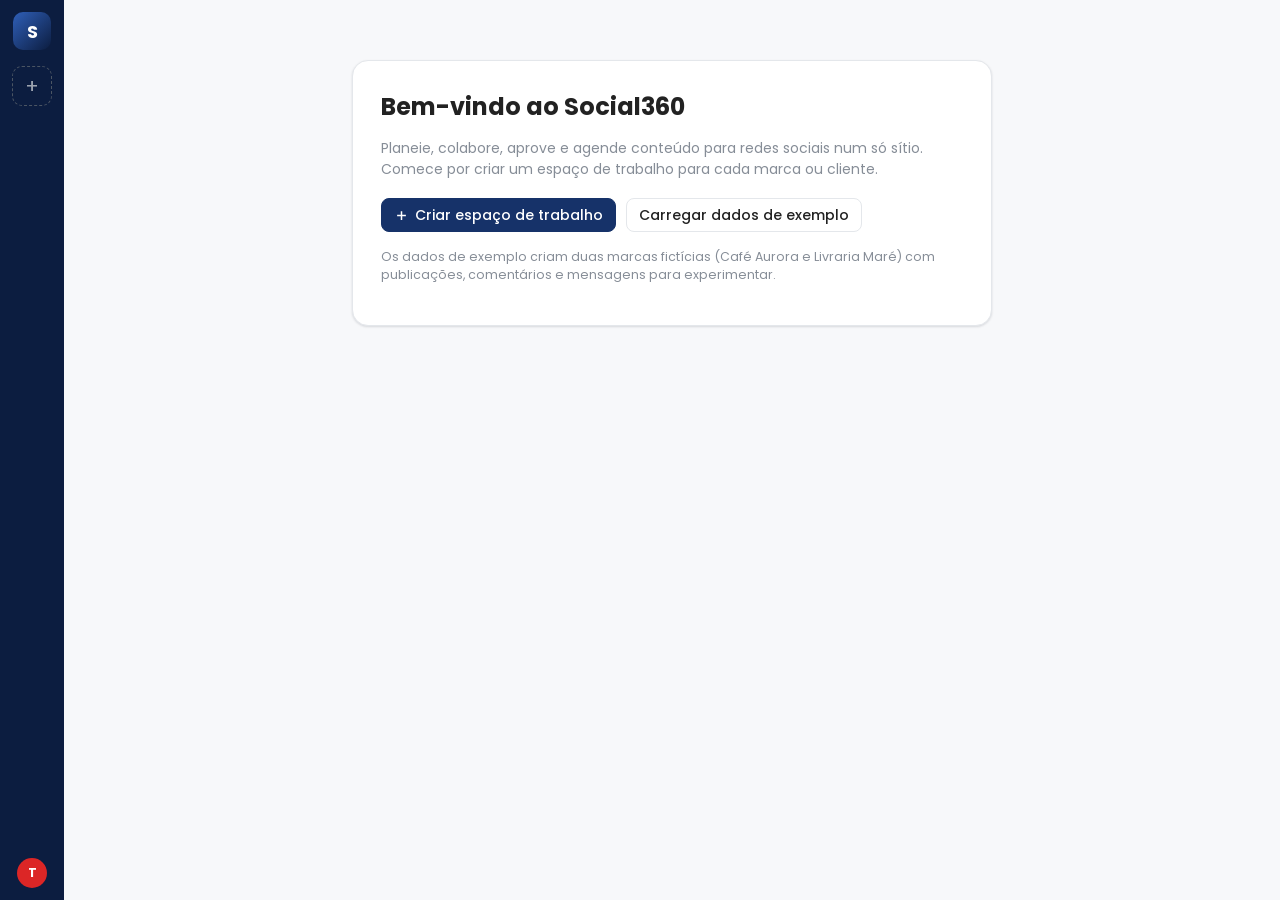
<file: social360/index.html>
<!DOCTYPE html>
<html lang="pt-PT">
<head>
<meta charset="utf-8">
<script src="../app/sem-armazenamento.js?v=0.9.148"></script><!-- 0.9.148: nada fica no computador (usa a memória da EPISJ 360) -->
<meta name="viewport" content="width=device-width, initial-scale=1">
<title>Social360 — EPISJ 360</title>
<link rel="icon" href="data:image/svg+xml,%3Csvg xmlns=%22http://www.w3.org/2000/svg%22 viewBox=%220 0 32 32%22%3E%3Crect x=%221%22 y=%221%22 width=%2230%22 height=%2230%22 rx=%229.5%22 fill=%22%23163269%22/%3E%3Ctext x=%2216%22 y=%2219.6%22 font-size=%2213%22 font-family=%22Poppins,Arial%22 font-weight=%22700%22 fill=%22white%22 text-anchor=%22middle%22 letter-spacing=%22-.5%22%3ESo%3C/text%3E%3Crect x=%2210%22 y=%2223.6%22 width=%2212%22 height=%222.4%22 rx=%221.2%22 fill=%22%23ff6f9e%22/%3E%3C/svg%3E">
<link rel="preload" href="../fonts/poppins-latin-400.woff2" as="font" type="font/woff2" crossorigin>
<link rel="stylesheet" href="app.css?v=0.5">
</head>
<body>
<script>if(window.parent!==window)document.body.classList.add("embed")</script>
<div id="app"></div>
<div id="comp-root"></div>
<div id="toasts"></div>
<script src="core.js?v=0.4.1"></script>
<script src="app.js?v=0.4.2"></script>
<script src="composer.js?v=0.4"></script>
<script src="extra.js?v=0.5"></script>
<script src="../lib/number-flow.js?v=1"></script>
<script>/* números dos indicadores com o NumberFlow, como na EPISJ 360 */
(()=>{const V=new Map();let h=0;const corre=()=>{h=0;if(!(window.customElements&&customElements.get("number-flow")))return;
  document.querySelectorAll(".kpi .v").forEach(el=>{if(el.querySelector("number-flow"))return;const t=(el.textContent||"").trim().replace(/(\d)[\s\u00a0\u202f](?=\d{3}(?!\d))/g,"$1"),m=t.match(/^(\d+(?:[.,]\d+)?)\s?(%|k|M)?$/);if(!m)return;
    const k=((el.parentElement.querySelector(".l")||{}).textContent||""),end=parseFloat(m[1].replace(",",".")),prev=V.get(k);V.set(k,end);
    const f=document.createElement("number-flow");f.locales="pt-PT";if(m[2])f.numberSuffix=m[2];if(/[.,]/.test(m[1]))f.format={minimumFractionDigits:1,maximumFractionDigits:1};
    el.textContent="";el.appendChild(f);f.update(prev==null?0:prev);if(prev!==end)requestAnimationFrame(()=>requestAnimationFrame(()=>f.update(end)))})};
  new MutationObserver(()=>{if(!h)h=requestAnimationFrame(corre)}).observe(document.body,{childList:true,subtree:true})})();</script>
</body>
</html>
</file>
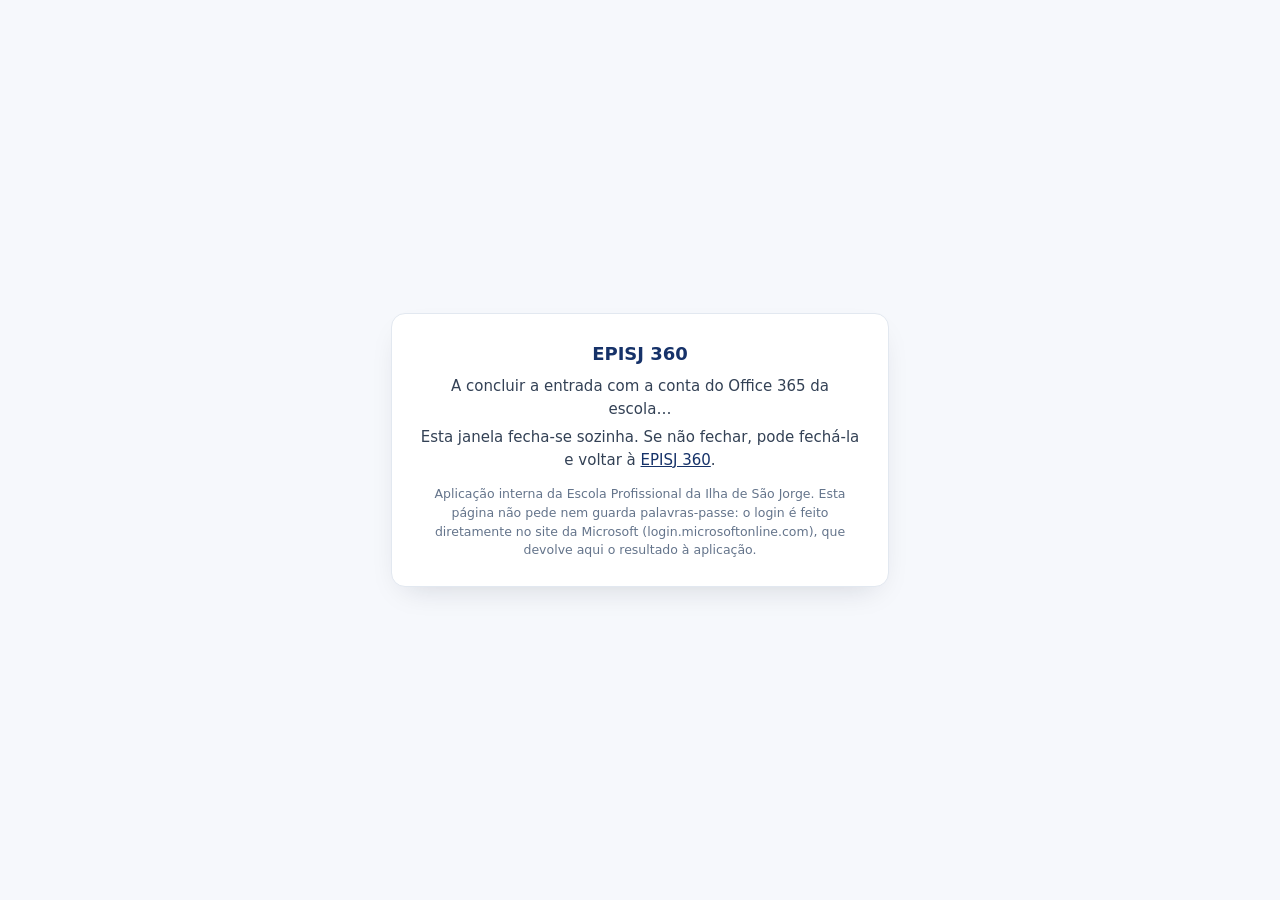
<file: ms.html>
<!DOCTYPE html>
<html lang="pt-PT">
<head>
<meta charset="utf-8">
<meta name="viewport" content="width=device-width,initial-scale=1">
<meta name="robots" content="noindex,nofollow">
<meta name="description" content="Página de retorno do login da EPISJ 360, a aplicação interna de gestão da Escola Profissional da Ilha de São Jorge. Não pede nem guarda palavras-passe.">
<title>EPISJ 360 — login concluído</title>
<style>
  body{margin:0;font:15px/1.5 system-ui,-apple-system,"Segoe UI",sans-serif;color:#334155;background:#f6f8fc;display:flex;min-height:100vh;align-items:center;justify-content:center;padding:20px;box-sizing:border-box}
  main{max-width:440px;background:#fff;border:1px solid #e2e8f0;border-radius:14px;padding:26px 28px;text-align:center;box-shadow:0 12px 30px -14px rgba(15,23,42,.18)}
  h1{font-size:18px;color:#163269;margin:0 0 8px}
  p{margin:6px 0}
  small{color:#64748b;display:block;margin-top:14px}
  a{color:#163269}
</style>
</head>
<body>
<main>
  <h1>EPISJ 360</h1>
  <p>A concluir a entrada com a conta do Office 365 da escola…</p>
  <p>Esta janela fecha-se sozinha. Se não fechar, pode fechá-la e voltar à <a href="./">EPISJ 360</a>.</p>
  <small>Aplicação interna da Escola Profissional da Ilha de São Jorge. Esta página não pede nem guarda palavras-passe: o login é feito diretamente no site da Microsoft (login.microsoftonline.com), que devolve aqui o resultado à aplicação.</small>
</main>
</body>
</html>
</file>
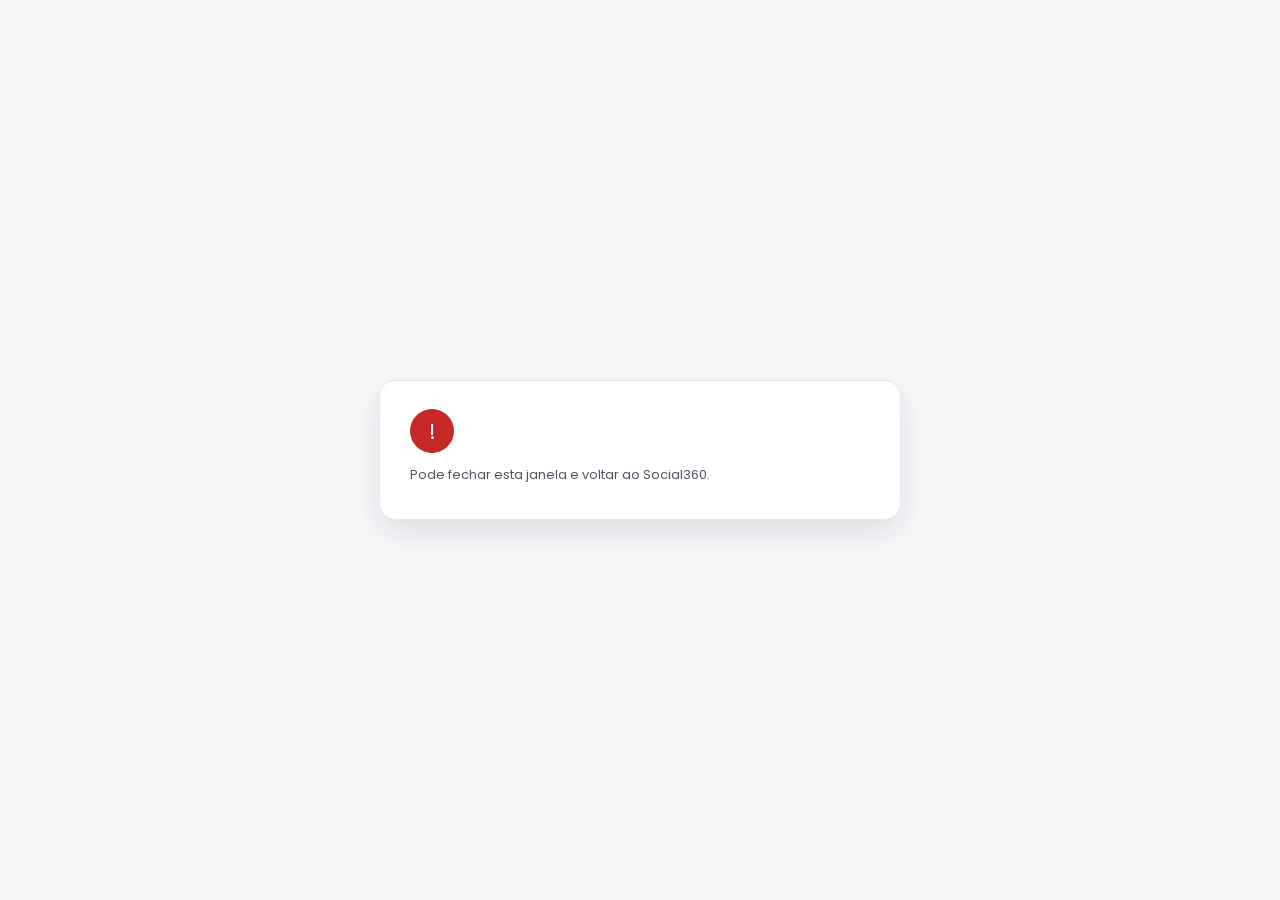
<file: social360/meta-volta.html>
<!DOCTYPE html>
<html lang="pt-PT"><head><meta charset="utf-8"><meta name="viewport" content="width=device-width,initial-scale=1"><title>Social360 — ligação à Meta</title>
<style>@font-face{font-family:Poppins;font-weight:400;src:url(../fonts/poppins-latin-400.woff2) format("woff2")}@font-face{font-family:Poppins;font-weight:600;src:url(../fonts/poppins-latin-600.woff2) format("woff2")}
body{font-family:Poppins,system-ui,sans-serif;background:#f7f8fa;margin:0;display:grid;place-items:center;min-height:100vh;color:#222;padding:20px;box-sizing:border-box}
.c{background:#fff;border:1px solid #e4e7eb;border-radius:16px;padding:28px 30px;max-width:460px;width:100%;box-shadow:0 12px 32px rgba(16,24,40,.12)}h1{font-size:20px;margin:0 0 8px}p{margin:0 0 6px;color:#4f5661;line-height:1.5}
.i{width:44px;height:44px;border-radius:50%;display:grid;place-items:center;color:#fff;font-size:22px;margin-bottom:12px}</style></head>
<body><div class="c" id="c"></div>
<script>
const q=new URLSearchParams(location.search),ok=q.get('ok')==='1',esc=s=>String(s||'').replace(/[&<>"']/g,c=>({'&':'&amp;','<':'&lt;','>':'&gt;','"':'&quot;',"'":'&#39;'}[c]));
document.title=(q.get('t')||'Social360')+' — Social360';
document.getElementById('c').innerHTML=`<div class="i" style="background:${ok?'#1a5fd0':'#c62828'}">${ok?'✓':'!'}</div><h1>${esc(q.get('t')||'')}</h1>${q.getAll('i').map(x=>`<p>• <b>${esc(x)}</b></p>`).join('')}${q.get('m')?`<p${ok?' style="color:#8a5a00"':''}>${esc(q.get('m'))}</p>`:''}<p style="margin-top:12px;font-size:13px">Pode fechar esta janela e voltar ao Social360.</p>`;
try{window.opener&&window.opener.postMessage({s360meta:ok?'ok':'erro',n:+q.get('n')||0},location.origin)}catch(e){}
if(ok)setTimeout(()=>window.close(),2500);
</script></body></html>
</file>
<file: app/app.css>
/* GERADO por tools/montar.mjs a partir de src/ — não editar aqui (as alterações perdem-se). EPISJ 360 0.9.245 */
/* ===== src/css/fontes.css ===== */
@font-face{font-family:Poppins;font-style:normal;font-weight:400;font-display:swap;src:url(../fonts/poppins-latin-400.woff2) format("woff2");unicode-range:U+0000-00FF,U+0131,U+0152-0153,U+02BB-02BC,U+02C6,U+02DA,U+02DC,U+0304,U+0308,U+0329,U+2000-206F,U+20AC,U+2122,U+2191,U+2193,U+2212,U+2215,U+FEFF,U+FFFD}
@font-face{font-family:Poppins;font-style:normal;font-weight:500;font-display:swap;src:url(../fonts/poppins-latin-500.woff2) format("woff2");unicode-range:U+0000-00FF,U+0131,U+0152-0153,U+02BB-02BC,U+02C6,U+02DA,U+02DC,U+0304,U+0308,U+0329,U+2000-206F,U+20AC,U+2122,U+2191,U+2193,U+2212,U+2215,U+FEFF,U+FFFD}
@font-face{font-family:Poppins;font-style:normal;font-weight:600;font-display:swap;src:url(../fonts/poppins-latin-600.woff2) format("woff2");unicode-range:U+0000-00FF,U+0131,U+0152-0153,U+02BB-02BC,U+02C6,U+02DA,U+02DC,U+0304,U+0308,U+0329,U+2000-206F,U+20AC,U+2122,U+2191,U+2193,U+2212,U+2215,U+FEFF,U+FFFD}
@font-face{font-family:Poppins;font-style:normal;font-weight:700;font-display:swap;src:url(../fonts/poppins-latin-700.woff2) format("woff2");unicode-range:U+0000-00FF,U+0131,U+0152-0153,U+02BB-02BC,U+02C6,U+02DA,U+02DC,U+0304,U+0308,U+0329,U+2000-206F,U+20AC,U+2122,U+2191,U+2193,U+2212,U+2215,U+FEFF,U+FFFD}
/* ===== src/css/app.css ===== */
:root{
  --bg:#f7f8fa; --card:#fff; --ink:#222; --muted:#6f7680; --line:#e4e7eb;
  --brand:#1a5fd0; --brand2:#164fb0; --brandbg:#eaf1fd; --ok:#1e7e34; --okbg:#e7f5ea; --bad:#c62828; --badbg:#fdecea;
  --warn:#8a5a00; --warnbg:#fff4dc;
}
*{box-sizing:border-box}
body{margin:0;font-family:Inter,system-ui,sans-serif;background:var(--bg);color:var(--ink);font-size:14.5px}
.top{height:56px;background:#fff;border-bottom:1px solid var(--line);display:flex;align-items:center;gap:14px;padding:0 20px;position:sticky;top:0;z-index:5}
.brand{display:flex;align-items:center;gap:9px;font-weight:700;font-size:19px;letter-spacing:-.01em;color:var(--ink)}
.brand svg{width:32px;height:32px;filter:drop-shadow(0 2px 4px rgba(11,42,107,.25))}
.top .sub{color:var(--muted);font-size:13.5px;border-left:1px solid var(--line);padding-left:14px}
.shell{display:flex;min-height:calc(100vh - 56px)}
nav.side{width:220px;flex:none;background:#fff;border-right:1px solid var(--line);padding:14px 10px;display:flex;flex-direction:column;gap:2px;position:sticky;top:56px;height:calc(100vh - 56px)}
nav.side button{display:flex;align-items:center;gap:11px;background:none;border:0;font:inherit;font-weight:500;color:#3d434b;padding:9px 12px;border-radius:8px;cursor:pointer;text-align:left}
nav.side button svg{width:18px;height:18px;flex:none;stroke:currentColor;fill:none;stroke-width:1.8;stroke-linecap:round;stroke-linejoin:round}
nav.side button:hover{background:#f1f3f6}
nav.side button.on{background:var(--brandbg);color:var(--brand);font-weight:600}
nav.side .foot{margin-top:auto;font-size:11.5px;color:var(--muted);padding:10px 12px;line-height:1.4}
main{flex:1;min-width:0;max-width:1180px;padding:24px 28px 60px}
@media (max-width:820px){.shell{flex-direction:column}nav.side{width:auto;height:auto;position:static;flex-direction:row;flex-wrap:wrap;border-right:0;border-bottom:1px solid var(--line)}nav.side .foot{display:none}.top .sub{display:none}main{padding:16px}}
section{display:none} section.on{display:block}
.card{background:var(--card);border:1px solid var(--line);border-radius:12px;box-shadow:0 1px 2px rgba(16,24,40,.04);padding:18px 20px;margin-bottom:18px}
.card h2{margin:0 0 4px;font-size:18px}
.card h3{margin:16px 0 6px;font-size:15px}
.hint{color:var(--muted);font-size:13.5px;margin:2px 0 12px;line-height:1.45}
table{width:100%;border-collapse:collapse}
th,td{text-align:left;padding:6px 6px;border-bottom:1px solid var(--line);vertical-align:top}
th{font-size:12.5px;text-transform:uppercase;letter-spacing:.03em;color:var(--muted);font-weight:600}
input[type=text],input[type=email],input[type=number],select,textarea{font:inherit;font-size:14px;padding:6px 8px;border:1px solid #c9cfca;border-radius:6px;width:100%;background:#fff}
textarea{min-height:110px;font-family:ui-monospace,Menlo,Consolas,monospace;font-size:13px}
input[type=number]{width:64px}
button.b,a.b,label.b{display:inline-block;font:inherit;font-weight:600;font-size:14px;padding:8px 16px;border-radius:999px;border:1px solid var(--brand);background:var(--brand);color:#fff;cursor:pointer}
button.b:hover,a.b:hover{background:var(--brand2);border-color:var(--brand2)}
button.s,label.s{background:#fff;color:var(--brand)}
button.s:hover,label.s:hover{background:var(--brandbg)}
button.x{border:0;background:none;color:var(--muted);cursor:pointer;font-size:18px;line-height:1;padding:4px 6px}
button.x:hover{color:var(--bad)}
.row{display:flex;gap:10px;flex-wrap:wrap;align-items:center}
.grow{flex:1}
.chips{display:flex;flex-wrap:wrap;gap:4px}
.chip{display:inline-flex;align-items:center;gap:4px;font-size:12.5px;border:1px solid var(--line);border-radius:20px;padding:2px 9px;background:#fafbfa;cursor:pointer;user-select:none}
.chip input{margin:0}
.chip.tog input{appearance:none;-webkit-appearance:none;width:26px;height:15px;border-radius:9px;background:#c9cfd8;position:relative;cursor:pointer;transition:background .15s;flex:none}.chip.tog input::after{content:"";position:absolute;top:2px;left:2px;width:11px;height:11px;border-radius:50%;background:#fff;box-shadow:0 1px 2px rgba(0,0,0,.25);transition:left .15s}.chip.tog input:checked{background:var(--brand)}.chip.tog input:checked::after{left:13px}
.chip.on{background:var(--brandbg);border-color:#a8c4f2}
.tiles{display:grid;grid-template-columns:repeat(auto-fit,minmax(170px,1fr));gap:12px;margin-bottom:18px}
.tile{background:var(--card);border:1px solid var(--line);border-radius:10px;padding:14px 16px}
.tile .v{font-size:28px;font-weight:700}
.tile .l{color:var(--muted);font-size:13px}
.prof{border:1px solid var(--line);border-radius:10px;margin-bottom:12px;background:#fff;overflow:hidden}
.prof .hd{display:flex;gap:12px;align-items:center;padding:12px 16px;background:#fafbfa;border-bottom:1px solid var(--line);flex-wrap:wrap}
.prof .hd b{font-size:16px}
.bar{height:8px;width:140px;background:#e9ecea;border-radius:5px;overflow:hidden}
.bar i{display:block;height:100%;background:var(--ok)}
.tag{font-size:12px;font-weight:700;padding:2px 8px;border-radius:12px}
.tag.ok{background:var(--okbg);color:var(--ok)} .tag.bad{background:var(--badbg);color:var(--bad)} .tag.warn{background:var(--warnbg);color:var(--warn)}
.mod{padding:10px 16px;border-bottom:1px dashed var(--line)}
.mod:last-child{border-bottom:0}
.mod .t{font-weight:600}
.items{display:flex;flex-wrap:wrap;gap:6px;margin-top:6px}
.it{font-size:13px;padding:3px 9px;border-radius:6px;border:1px solid}
.it.ok{background:var(--okbg);border-color:#bfe0c1;color:#1f5a22}
.it.bad{background:var(--badbg);border-color:#f2c3bd;color:#8c1d16}
.it.warn{background:var(--warnbg);border-color:#f0d9a8;color:#7a4f00}
.files{font-size:12px;color:var(--muted);margin-top:4px}
.msg{padding:9px 12px;border-radius:7px;font-size:14px;margin:10px 0 0}
.msg.ok{background:var(--okbg);color:#1f5a22} .msg.bad{background:var(--badbg);color:#8c1d16} .msg.info{background:#e8f0fb;color:#1c3f72}
.steps{margin:0;padding-left:20px;line-height:1.55}
code{background:#f0f2f5;padding:1px 5px;border-radius:4px;font-size:13px}
.toast{position:fixed;bottom:20px;left:50%;transform:translateX(-50%);background:#1d2421;color:#fff;padding:10px 18px;border-radius:8px;font-size:14px;opacity:0;transition:.25s;pointer-events:none}
.toast.on{opacity:1}
#subfolders{display:block;border:1px solid var(--line);border-radius:10px;overflow:hidden;max-height:380px;overflow-y:auto}
#subfolders .chip{display:flex;border:0;border-bottom:1px solid var(--line);border-radius:0;background:#fff;padding:10px 14px;font-size:14px;gap:10px}
#subfolders .chip:hover{background:#f5f8fe}
#subfolders .chip:last-child{border-bottom:0}
#subfolders .chip .nm{flex:1;min-width:0}
.exb{flex:none;width:26px;height:26px;border-radius:50%;border:1.5px solid #e5484d;background:#fff;color:#e5484d;font:700 17px/1 system-ui;display:inline-flex;align-items:center;justify-content:center;cursor:pointer;padding:0;transition:background .15s,color .15s,transform .15s}
.exb:hover{background:#e5484d;color:#fff;transform:scale(1.08)}
.exb.inc{border-color:#18a058;color:#18a058}.exb.inc:hover{background:#18a058;color:#fff}
#subfolders .chip.off{background:#fafafa;color:#9aa0a8}#subfolders .chip.off svg{opacity:.35}#subfolders .chip.off .nm{text-decoration:line-through}
#subfolders .chip .xt{font-size:12px;color:#e5484d;text-decoration:none}
#excList{margin-top:8px}#excList .chip{background:#fff5f5;border-color:#f3c4c6;color:#a3262b;cursor:default}#excList .chip .exb{width:20px;height:20px;font-size:14px}
#subfolders .chip svg{width:20px;height:20px;flex:none}
#crumbs a{color:var(--brand);text-decoration:none;font-weight:500}#crumbs a:hover{text-decoration:underline}
details.fd{margin-left:18px;border-left:1px solid var(--line);padding-left:8px}
details.fd>summary{cursor:pointer;padding:3px 0;list-style:none;display:flex;gap:8px;align-items:baseline}
details.fd>summary::-webkit-details-marker{display:none}
details.fd>summary::before{content:"▸";color:var(--muted);width:10px;display:inline-block}
details.fd[open]>summary::before{content:"▾"}
details.fd.leaf>summary::before{content:"·"}
.fd .cnt{color:var(--muted);font-size:12.5px}
.fd.empty>summary .nm{color:var(--bad)}
#pTree>details.fd{margin-left:0;border-left:0;padding-left:0}
.mailbox{white-space:pre-wrap;font-family:inherit;background:#fafbfa;border:1px solid var(--line);border-radius:8px;padding:10px 12px;font-size:13.5px;margin-top:8px}
@media (max-width:700px){ th.hm,td.hm{display:none} }

/* ---------- efeitos ---------- */
section.on{animation:fadeUp .32s cubic-bezier(.2,.7,.2,1)}
@keyframes fadeUp{from{opacity:0;transform:translateY(8px)}to{opacity:1;transform:none}}
.card{transition:box-shadow .2s,transform .2s,border-color .2s}
.card:hover{box-shadow:0 6px 18px rgba(16,24,40,.07);border-color:#d9dee5}
.tile{transition:transform .2s,box-shadow .2s;box-shadow:0 1px 2px rgba(16,24,40,.04);border-radius:12px}
.tile:hover{transform:translateY(-2px);box-shadow:0 8px 20px rgba(16,24,40,.08)}
.tile{animation:pop .4s cubic-bezier(.2,.8,.2,1.2) both}
.tile:nth-child(2){animation-delay:.05s}.tile:nth-child(3){animation-delay:.1s}.tile:nth-child(4){animation-delay:.15s}
@keyframes pop{from{opacity:0;transform:scale(.94)}to{opacity:1;transform:none}}
button.b,a.b,label.b{transition:background .15s,border-color .15s,transform .08s,box-shadow .15s}
button.b:active,a.b:active,label.b:active{transform:scale(.96)}
button.b:focus-visible,a.b:focus-visible,input:focus,select:focus,textarea:focus{outline:none;box-shadow:0 0 0 3px rgba(26,95,208,.22)}
input[type=text],input[type=email],input[type=number],select,textarea{transition:border-color .15s,box-shadow .15s}
input:focus,select:focus,textarea:focus{border-color:var(--brand)}
button.b:disabled{opacity:.6;cursor:progress}
nav.side button{position:relative;transition:background .15s,color .15s}
nav.side button::before{content:"";position:absolute;left:0;top:8px;bottom:8px;width:3px;border-radius:3px;background:var(--brand);transform:scaleY(0);transition:transform .2s}
nav.side button.on::before{transform:scaleY(1)}
nav.side button svg{transition:transform .2s}
nav.side button:hover svg{transform:translateX(2px)}
#subfolders .chip{transition:background .12s,padding-left .15s}
#subfolders .chip:hover{padding-left:20px}
.sk{height:42px;border-bottom:1px solid var(--line);background:linear-gradient(90deg,#f3f5f8 25%,#e9edf2 37%,#f3f5f8 63%);background-size:400% 100%;animation:shim 1.2s ease infinite}
@keyframes shim{0%{background-position:100% 50%}100%{background-position:0 50%}}
.bu-num{font-size:15px;margin:2px 0 8px}.bu-num b{font-size:22px;font-variant-numeric:tabular-nums}
.bu-bar{position:relative;height:8px;border-radius:6px;background:#e8edf5;overflow:visible}.bu-bar i{display:block;height:100%;border-radius:6px;background:var(--brand)}.bu-bar i.bad{background:var(--bad)}
.bu-bar b{position:absolute;top:-3px;bottom:-3px;width:2px;background:#8a96a8;border-radius:1px}
.bu-tab{margin-top:10px;max-width:420px}.bu-tab td.num{text-align:right;font-variant-numeric:tabular-nums}
.prog{height:6px;border-radius:6px;background:#e8edf5;overflow:hidden;margin-top:12px;display:none}
.prog i{display:block;height:100%;width:0;background:linear-gradient(90deg,var(--brand),#4f8ef0);border-radius:6px;transition:width .3s ease;position:relative}
.prog i::after{content:"";position:absolute;inset:0;background:linear-gradient(90deg,transparent,rgba(255,255,255,.45),transparent);animation:shim2 1.1s linear infinite}
@keyframes shim2{from{transform:translateX(-100%)}to{transform:translateX(100%)}}
.msg{animation:fadeUp .25s ease}
.toast{transform:translate(-50%,16px);transition:opacity .25s,transform .25s cubic-bezier(.2,.8,.2,1.2)}
.toast.on{transform:translate(-50%,0)}
.prof,.mod{transition:background .15s}
.mod:hover{background:#fafbfd}
.it{transition:transform .12s}
.it:hover{transform:translateY(-1px)}
details.fd[open]>details{animation:fadeUp .2s ease}
.bar i{transition:width .8s cubic-bezier(.2,.7,.2,1)}
.brand svg{transition:transform .4s cubic-bezier(.2,.8,.2,1.4)}
.brand:hover svg{transform:rotate(-8deg) scale(1.08)}
.done-burst{display:inline-block;animation:pop .4s cubic-bezier(.2,.8,.2,1.5)}
@media (prefers-reduced-motion:reduce){*,*::before,*::after{animation:none!important;transition:none!important}}

/* ---------- ecrã de entrada ---------- */
.gate{position:fixed;inset:0;z-index:50;display:flex;align-items:center;justify-content:center;padding:20px;
  background:radial-gradient(1200px 600px at 10% -10%,#dfeafc 0,transparent 60%),radial-gradient(900px 500px at 110% 110%,#e3ecfb 0,transparent 55%),#f5f7fb;transition:opacity .35s,visibility .35s}
.gate.off{opacity:0;visibility:hidden}
.gcard{width:100%;max-width:440px;background:#fff;border:1px solid var(--line);border-radius:18px;padding:36px 34px 26px;text-align:center;box-shadow:0 20px 50px rgba(16,24,40,.10);animation:pop .45s cubic-bezier(.2,.8,.2,1.15)}
.glogo svg{width:84px;height:84px;filter:drop-shadow(0 6px 14px rgba(11,42,107,.3));animation:pop .5s .1s both cubic-bezier(.2,.8,.2,1.5)}
.gcard h1{margin:12px 0 4px;font-size:30px;letter-spacing:-.02em;font-weight:600}
.gcard h1 b,.brand b{color:var(--brand);font-weight:800}
.gsub{color:var(--muted);margin:0 0 24px;font-size:14.5px;line-height:1.5}.gsub span{font-size:13px}
button.big{width:100%;padding:13px 18px;font-size:16px}
.gcard #wkSet,.gcard #devTok{text-align:left}
.gfoot{margin:22px 0 0;font-size:12px;color:var(--muted)}
.gwait{display:flex;align-items:center;justify-content:center;gap:10px;color:var(--muted);padding:14px 0}
/* EPISJ 360 0.9.13: barra de progresso dos módulos no ecrã de entrada */
.gwait{flex-direction:column;align-items:stretch;gap:9px;padding:10px 0 2px}
.gprog{height:10px;border-radius:999px;background:#e6edf8;overflow:hidden;box-shadow:inset 0 1px 2px rgba(16,24,40,.08)}
.gprog i{display:block;height:100%;width:0;border-radius:inherit;background:linear-gradient(90deg,var(--brand),#3db166);position:relative;overflow:hidden}
.gprog i::after{content:"";position:absolute;inset:0;background:linear-gradient(90deg,transparent,rgba(255,255,255,.45),transparent);transform:translateX(-100%);animation:gpBrilho 1.3s linear infinite}
@keyframes gpBrilho{to{transform:translateX(100%)}}
.gpinfo{display:flex;justify-content:space-between;align-items:baseline;gap:10px;font-size:13.5px;color:var(--muted);text-align:left}
.gpinfo b{font-variant-numeric:tabular-nums;color:var(--brand);font-size:15px;font-weight:700}
.gpmods{list-style:none;margin:4px 0 0;padding:0;display:grid;grid-template-columns:minmax(0,1fr) minmax(0,1fr);gap:6px;text-align:left}
.gpmods li{display:flex;align-items:center;gap:7px;font-size:13px;padding:6px 9px;border:1px solid var(--line);border-radius:9px;background:#fbfcfe;transition:background .25s,border-color .25s}
.gpmods li{min-width:0;white-space:nowrap}.gpmods li em{margin-left:auto;font-style:normal;font-size:11px;color:var(--muted);overflow:hidden;text-overflow:ellipsis}
.gpmods .ic{width:16px;height:16px;display:inline-flex;align-items:center;justify-content:center;font-size:11px;font-weight:800;border-radius:50%;flex:none}
.gpmods .ic .spin{width:13px;height:13px;border-width:2px}
.gpmods li.ok{border-color:#bfe6cc;background:#f1faf4}.gpmods li.ok .ic{background:#3db166;color:#fff}
.gpmods li.erro{border-color:#f3c7c7;background:#fdf3f3}.gpmods li.erro .ic{background:#d64545;color:#fff}
.gpmods li.off .ic,.gpmods li.bg .ic{background:#dfe5ef;color:#56607a}
.spin{width:18px;height:18px;border:2.5px solid #d6e2f7;border-top-color:var(--brand);border-radius:50%;animation:rot .8s linear infinite;display:inline-block}
@keyframes rot{to{transform:rotate(360deg)}}
.who{display:flex;align-items:center;gap:10px;font-size:13.5px;color:#3d434b}
.who .av{width:30px;height:30px;border-radius:50%;background:var(--brand);color:#fff;display:flex;align-items:center;justify-content:center;font-weight:700;font-size:13px}
.who a{color:var(--muted);text-decoration:none;font-size:12.5px;white-space:nowrap}.who>span{white-space:nowrap}.who a:hover{color:var(--bad)}
.top .grow{flex:1}
.ver{font-size:11px;font-weight:600;color:var(--brand);background:var(--brandbg);border-radius:999px;padding:2px 8px;letter-spacing:.02em;margin-left:2px}
.gver{display:inline-block;margin:0 0 8px}

/* ---------- módulos em cartões (responsivo) ---------- */
.mlist{display:flex;flex-direction:column;gap:10px}
.mcard{display:grid;grid-template-columns:minmax(200px,1.3fr) minmax(220px,1.2fr) minmax(200px,1fr) 28px;grid-template-areas:"nome turma prof del" "pasta pasta pasta pasta" "docs docs docs docs";gap:8px 12px;padding:12px 14px;border:1px solid var(--line);border-left:3px solid var(--brand);border-radius:10px;background:#fff;transition:box-shadow .15s,border-color .15s}
.mcard:hover{box-shadow:0 4px 14px rgba(16,24,40,.06)}
.mcard.noprof{border-left-color:#e0a100}
.mcard label,.mcard .f-docs{display:flex;flex-direction:column;gap:3px;min-width:0}
.mcard label>span,.mcard .f-docs>span{font-size:11px;font-weight:600;text-transform:uppercase;letter-spacing:.04em;color:var(--muted)}
.mcard .chip{text-transform:none;font-size:12.5px;letter-spacing:0;color:var(--ink);font-weight:400;flex-direction:row}
.mcard .f-prof{display:flex;flex-direction:column;gap:3px;min-width:0}.mcard .f-prof>span{font-size:11px;font-weight:600;text-transform:uppercase;letter-spacing:.04em;color:var(--muted)}
.mcard .profrow{display:flex;align-items:center;gap:8px;min-width:0}.mcard .profrow select{flex:1;min-width:0}.mcard .profrow select:disabled{background:var(--bg2,#f6f7f9);color:var(--muted);cursor:default;opacity:1}.mcard .profrow .chip.tog{flex:none;white-space:nowrap;padding:5px 10px}
.f-nome{grid-area:nome}.f-turma{grid-area:turma}.f-prof{grid-area:prof}.f-pasta{grid-area:pasta}.f-docs{grid-area:docs}
.f-del{grid-area:del;align-self:start;justify-self:end}
.f-pasta input{font-size:13px;color:#4a5260}
@media (max-width:1000px){.mcard{grid-template-columns:1fr 1fr 28px;grid-template-areas:"nome nome del" "turma prof prof" "pasta pasta pasta" "docs docs docs"}}
@media (max-width:640px){.mcard{grid-template-columns:1fr 28px;grid-template-areas:"nome del" "turma turma" "prof prof" "pasta pasta" "docs docs"}}
/* tabelas que viram cartões em ecrãs estreitos */
@media (max-width:760px){
  table.rt thead{display:none}
  table.rt,table.rt tbody,table.rt tr,table.rt td{display:block;width:100%}
  table.rt tr{border:1px solid var(--line);border-radius:10px;padding:8px 36px 8px 10px;margin-bottom:8px;position:relative}
  table.rt td{border:0;padding:4px 0}
  table.rt td:last-child{position:absolute;top:4px;right:4px;width:auto}
  table.rt td.hm{display:none}
  .row{flex-direction:column;align-items:stretch}
  .row>label,.row>button,.row>a{width:100%!important}
  .tiles{grid-template-columns:1fr 1fr}
  .prof .hd{gap:8px}
  .bar{width:90px}
  #profForm label{width:100%!important}
}

.undo{display:flex;gap:4px;margin-right:12px}
.undo button{font:inherit;font-size:12.5px;border:1px solid var(--line);background:#fff;color:#3d434b;border-radius:999px;padding:5px 10px;cursor:pointer;transition:background .15s}
.undo button:hover:not(:disabled){background:var(--brandbg);color:var(--brand)}
.undo button:disabled{opacity:.4;cursor:default}
.gturma{margin:14px 0 6px;font-weight:700;font-size:14px;display:flex;gap:8px;align-items:center}
.gturma:first-child{margin-top:0}
.grow2{display:grid;grid-template-columns:minmax(200px,1.4fr) 116px minmax(220px,1.2fr) minmax(120px,.8fr);gap:10px;align-items:center;padding:6px 10px;border:1px solid var(--line);border-radius:8px;margin-bottom:6px;background:#fff}
.grow2.vazio{border-left:3px solid #e0a100}
.cols{display:flex;flex-direction:column}.col{min-width:0;display:flex;flex-direction:column}
@media (min-width:2050px){main{max-width:none}.cols{display:grid;grid-template-columns:minmax(0,1180px) minmax(560px,1fr);gap:22px;align-items:start}
  .col[data-col=b]{position:sticky;top:64px;max-height:calc(100vh - 72px);overflow:auto;padding:12px 12px 8px 4px;margin-top:-12px;scrollbar-width:thin}
  .col[data-col=b]:empty{min-height:60px}}
.blk{position:relative}
.dh{position:absolute;top:-11px;right:-11px;z-index:4;width:26px;height:26px;border-radius:7px;border:1px solid var(--line);background:#fff;color:#8a93a3;cursor:grab;opacity:.5;display:flex;align-items:center;justify-content:center;transition:opacity .15s;padding:0}
.dh svg{fill:currentColor}.dh:hover{color:var(--brand);border-color:#a9bde6}.blk:hover>.dh,.dh:focus-visible{opacity:1}@media (hover:none){.dh{opacity:.8}} /* 0.9.21: a pega fica sempre à vista, mais forte ao passar o rato */

.blk.dragging{opacity:.35}
body.arrastar .col,body.arrastar [data-cont]{outline:2px dashed #c3d3f1;outline-offset:6px;border-radius:12px;min-height:70px}
.dropmark{height:5px;background:var(--brand);border-radius:3px;margin:2px 0 14px;grid-column:1/-1}
.prof .hd .pdfb{padding:3px 12px;font-size:12.5px}
button.gopen{background:none;border:1px solid transparent;border-radius:6px;font:inherit;font-size:13px;color:var(--muted);cursor:pointer;padding:3px 6px;text-align:left}
button.gopen:hover{border-color:var(--line);color:var(--brand);background:var(--brandbg)}.grow2.open button.gopen{color:var(--brand)}.grow2.open .car{display:inline-block;transform:rotate(180deg)}
.gsub{margin:-2px 0 8px 18px;border-left:2px solid #d6e2f7;padding:4px 0 4px 12px;display:flex;flex-direction:column;gap:4px}
.gsubr{display:grid;grid-template-columns:minmax(200px,1fr) minmax(220px,340px);gap:10px;align-items:center;font-size:13.5px}.gsubr.exc>span{color:#7a4f00;font-weight:600}
.snq{border:1px solid var(--line);border-radius:10px;padding:10px 12px;margin-bottom:8px;background:#fff}.snqh{display:flex;gap:10px;align-items:center;flex-wrap:wrap}.snqh select{width:auto;max-width:320px}
.snqi{display:flex;flex-direction:column;gap:2px;font-size:13px;margin:6px 0 2px 4px}
.cpc{border-top:1px solid var(--line);margin-top:8px;padding-top:6px}.cpc>summary{cursor:pointer;display:flex;gap:10px;align-items:center;flex-wrap:wrap;font-size:14px}
.cpg{margin:8px 0 4px 14px}.cpgn{font-size:12.5px;font-weight:600;color:var(--muted);text-transform:none}
.cpo{display:flex;gap:8px;align-items:center;cursor:pointer;font-weight:400}.cpo input{width:auto;margin:0}
.grow2 .n{color:var(--muted);font-size:13px}
.grow2 .exc{font-size:12.5px;color:#7a4f00}
.tag.exc{background:var(--warnbg);color:#7a4f00}
.mcard.exc{border-left-color:#c77700}
.rtab{width:100%;border-collapse:collapse;font-size:13.5px}
.rtab th{font-size:11.5px}
.rtab td{padding:7px 6px}
.rtab tr.s-ok td{color:#4a5260}
.rtab tr.s-missing td.f,.rtab tr.s-blank td.f{color:#8c1d16;font-weight:600}
.rtab tr.s-warn td.f{color:#7a4f00;font-weight:600}
.rtab tr.s-modelo td.f{color:#9f1239;font-weight:600}
.rtab td.o{font-size:12.5px;color:var(--muted)}
.rtab td.o b{font-weight:600}
.rp{display:flex;gap:10px;align-items:center;padding:8px 10px;border:1px solid var(--line);border-radius:8px;margin-bottom:6px}
.rp .d{color:var(--muted);font-size:12.5px;width:130px;flex:none}
.rp .l{flex:1}
@media (max-width:760px){.grow2{grid-template-columns:1fr 1fr}.undo{display:none}}

details.altp{border:1px solid var(--line);border-radius:10px;margin-bottom:8px;background:#fff}
details.altp>summary{list-style:none;cursor:pointer;display:grid;grid-template-columns:minmax(220px,1.6fr) repeat(4,minmax(76px,.5fr)) minmax(110px,.6fr);gap:10px;align-items:center;padding:10px 14px}
details.altp>summary::-webkit-details-marker{display:none}
details.altp[open]>summary{border-bottom:1px solid var(--line);background:#fafbfd}
.who2{display:flex;align-items:center;gap:10px}
.who2 .av{width:32px;height:32px;border-radius:50%;background:var(--brand);color:#fff;display:flex;align-items:center;justify-content:center;font-weight:700;font-size:12.5px;flex:none}
.num{font-size:20px;font-weight:700;text-align:center;line-height:1.1}.num small{display:block;font-size:11px;font-weight:500;color:var(--muted)}
.num.ok{color:var(--ok)}.num.bad{color:var(--bad)}
@media (max-width:760px){details.altp>summary{grid-template-columns:1fr 1fr 1fr}details.altp>summary .who2{grid-column:1/-1}}

.bgp{font-size:12px;font-weight:600;color:var(--brand);background:var(--brandbg);border-radius:999px;padding:4px 10px;margin-right:10px;white-space:nowrap}
details.altp>summary{grid-template-columns:minmax(220px,1.6fr) repeat(5,minmax(66px,.5fr)) minmax(100px,.6fr)}
@media (max-width:760px){details.altp>summary{grid-template-columns:1fr 1fr 1fr}.bgp{display:none}}

/* ===================== estilo shadcn/ui com o azul da BoxCheck (v1.6) ===================== */
:root{
  --bg:#f8f9fb; --card:#fff; --ink:#0a0f1a; --muted:#64708a; --line:#e3e7ee; --line2:#d3d9e3;
  --brand:#0061d5; --brand2:#0052b4; --brandbg:#ebf3ff; --ring:rgba(0,97,213,.28);
  --ok:#15803d; --okbg:#ecfdf3; --bad:#dc2626; --badbg:#fef2f2; --warn:#b45309; --warnbg:#fffbeb;
  --r:10px; --rs:7px;
  --sh-sm:0 1px 2px rgba(15,23,42,.05); --sh:0 1px 3px rgba(15,23,42,.06),0 1px 2px rgba(15,23,42,.04);
}
body{font-size:14px;-webkit-font-smoothing:antialiased;letter-spacing:-.003em;font-feature-settings:"cv11","ss01"}
/* topo e barra lateral */
.top{height:58px;background:rgba(255,255,255,.85);backdrop-filter:saturate(1.6) blur(10px);border-bottom:1px solid var(--line)}
.brand{font-size:18px;font-weight:650;letter-spacing:-.02em}
.top .sub{font-size:13px}
nav.side{background:#fbfcfd;border-right:1px solid var(--line);padding:16px 12px;gap:3px;top:58px;height:calc(100vh - 58px)}
nav.side button{border-radius:var(--rs);padding:8px 11px;font-size:13.5px;color:#3b4456;font-weight:500}
nav.side button:hover{background:#f1f4f8;color:var(--ink)}
nav.side button.on{background:#fff;color:var(--brand);font-weight:600;box-shadow:var(--sh),inset 0 0 0 1px var(--line)}
nav.side button::before{display:none}
nav.side button:hover svg{transform:none}
/* cartões */
.card{border-radius:var(--r);border-color:var(--line);box-shadow:var(--sh-sm);padding:22px 24px}
.card:hover{box-shadow:var(--sh-sm);border-color:var(--line)}
.card h2{font-size:17px;font-weight:650;letter-spacing:-.015em;margin-bottom:2px}
.card h3{font-size:14.5px;font-weight:600;letter-spacing:-.01em}
.hint{font-size:13px;color:var(--muted)}
/* botões (default, outline, ghost) */
button.b,a.b,label.b{display:inline-flex;align-items:center;justify-content:center;gap:6px;height:36px;padding:0 16px;font-size:13.5px;font-weight:550;border-radius:var(--rs);border:1px solid var(--brand);background:var(--brand);color:#fff;box-shadow:0 1px 2px rgba(0,61,140,.18),inset 0 1px 0 rgba(255,255,255,.12);text-decoration:none;white-space:nowrap}
button.b:hover,a.b:hover,label.b:hover{background:var(--brand2);border-color:var(--brand2)}
button.s,label.s,a.b.s{background:#fff;color:var(--ink);border-color:var(--line2);box-shadow:var(--sh-sm)}
button.s:hover,label.s:hover,a.b.s:hover{background:#f4f6f9;border-color:var(--line2);color:var(--ink)}
button.b:active,a.b:active,label.b:active{transform:scale(.98)}
button.big{height:44px;font-size:15px;border-radius:9px}
button.b:disabled{opacity:.5;cursor:not-allowed}
button.b:focus-visible,a.b:focus-visible,label.b:focus-visible{outline:none;box-shadow:0 0 0 2px #fff,0 0 0 4px var(--ring)}
button.x{border-radius:6px}button.x:hover{background:var(--badbg)}
/* campos */
input[type=text],input[type=email],input[type=number],input[type=date],input[type=password],select,textarea{height:36px;padding:0 11px;border:1px solid var(--line2);border-radius:var(--rs);font-size:13.5px;background:#fff;box-shadow:var(--sh-sm);color:var(--ink)}
textarea{height:auto;padding:9px 11px}
select{appearance:none;-webkit-appearance:none;padding-right:30px;background-image:url("data:image/svg+xml,%3Csvg xmlns='http://www.w3.org/2000/svg' viewBox='0 0 24 24' fill='none' stroke='%2364708a' stroke-width='2' stroke-linecap='round' stroke-linejoin='round'%3E%3Cpath d='m7 15 5 5 5-5M7 9l5-5 5 5'/%3E%3C/svg%3E");background-repeat:no-repeat;background-position:right 9px center;background-size:14px}
input:focus,select:focus,textarea:focus{border-color:var(--brand);box-shadow:0 0 0 3px var(--ring)}
input::placeholder,textarea::placeholder{color:#9aa3b5}
input[type=checkbox],input[type=radio]{accent-color:var(--brand);width:15px;height:15px}
/* tabelas */
table{font-size:13.5px}
th{font-size:12.5px;text-transform:none;letter-spacing:0;color:var(--muted);font-weight:550;padding:9px 8px;border-bottom:1px solid var(--line);background:transparent}
td{padding:9px 8px;border-bottom:1px solid #eef1f5}
tbody tr{transition:background .12s}tbody tr:hover{background:#f8fafc}
/* indicadores */
.tiles{gap:14px;grid-template-columns:repeat(auto-fit,minmax(190px,1fr))}
.tile{border-radius:var(--r);border:1px solid var(--line);box-shadow:var(--sh-sm);padding:16px 18px;display:flex;flex-direction:column-reverse;gap:6px;justify-content:space-between}
.tile .v{margin-top:auto} /* 0.9.71: valores alinhados em baixo, mesmo com legendas de 2 linhas */
.tile:hover{transform:none;box-shadow:var(--sh)}
.tile .l{font-size:12.5px;font-weight:500;color:var(--muted)}
.tile .v{font-size:30px;font-weight:650;letter-spacing:-.03em;line-height:1.05;font-variant-numeric:tabular-nums}
number-flow{--number-flow-char-height:1.05em;font-variant-numeric:tabular-nums}
/* emblemas, mensagens, cartões de formador */
.tag{font-size:11.5px;font-weight:600;padding:2px 8px;border-radius:6px;border:1px solid transparent}
.tag.ok{border-color:#bbf7d0}.tag.bad{border-color:#fecaca}.tag.warn{border-color:#fde68a}
.ver{background:var(--brandbg);color:var(--brand);border:1px solid #cfe1ff;border-radius:6px;font-weight:600}
.msg{border-radius:var(--rs);border:1px solid;font-size:13.5px;padding:10px 13px}
.msg.ok{background:var(--okbg);border-color:#bbf7d0;color:#14532d}
.msg.bad{background:var(--badbg);border-color:#fecaca;color:#7f1d1d}
.msg.info{background:#f0f6ff;border-color:#cfe1ff;color:#123b74}
.prof{border-radius:var(--r);box-shadow:var(--sh-sm)}
.prof .hd{background:#fbfcfd}
.bar{height:6px;background:#eef1f5;border-radius:99px}.bar i{background:linear-gradient(90deg,#16a34a,#22c55e);border-radius:99px}
.chip{border-radius:6px;border-color:var(--line2);background:#fff;font-weight:500}
.chip.on{background:var(--brandbg);border-color:#9fc3f7;color:var(--brand2)}
#subfolders{border-radius:var(--r);border-color:var(--line);box-shadow:var(--sh-sm)}
#subfolders .chip{font-size:13.5px;padding:10px 14px}
#subfolders .chip:hover{background:#f6f9fe;padding-left:14px}
#crumbs{font-size:13.5px}#crumbs span{color:#a3abbb;margin:0 4px}
.mcard{border-radius:var(--r);border-left-width:1px;border-color:var(--line);box-shadow:var(--sh-sm)}
.mcard.noprof{border-color:#fcd34d;background:#fffdf5}
.prog{height:4px;background:#e9eef6}.prog i{background:var(--brand)}
code{background:#f1f4f8;border:1px solid var(--line);border-radius:5px;font-size:12.5px}
.mailbox{border-radius:var(--rs);background:#fbfcfd}
/* avisos ao estilo Sonner (canto inferior direito) */
.toast{left:auto;right:20px;bottom:20px;transform:translateY(12px) scale(.98);background:#fff;color:var(--ink);border:1px solid var(--line);box-shadow:0 10px 30px rgba(15,23,42,.12),0 2px 6px rgba(15,23,42,.06);border-radius:var(--r);padding:13px 16px;font-size:13.5px;font-weight:500;max-width:380px}
.toast.on{transform:none}
/* ecrã de entrada */
.gate{background:radial-gradient(900px 500px at 15% -5%,#dbe9ff 0,transparent 60%),radial-gradient(800px 450px at 105% 105%,#e0ecff 0,transparent 55%),#f7f9fc}
.gcard{border-radius:16px;box-shadow:0 1px 2px rgba(15,23,42,.04),0 24px 48px -12px rgba(15,23,42,.14);padding:38px 36px 28px}
.gcard h1{font-weight:650;letter-spacing:-.03em}
.who .av{background:linear-gradient(135deg,#2f5fb8,#0c1d40)}
label{font-size:13px;font-weight:500;color:#2a3242}
.hint label,.chip,label.chip{font-weight:500}
input[type=file]{font:inherit;font-size:13px;color:var(--muted)}
input[type=file]::file-selector-button{font:inherit;font-size:13px;font-weight:550;height:34px;padding:0 14px;margin-right:10px;border:1px solid var(--line2);border-radius:var(--rs);background:#fff;color:var(--ink);box-shadow:var(--sh-sm);cursor:pointer}
input[type=file]::file-selector-button:hover{background:#f4f6f9}
.grow2{border-radius:var(--rs);box-shadow:var(--sh-sm);padding:7px 12px}
#excList{margin:14px 0 0;padding:12px 14px;border:1px dashed #f3c4c6;border-radius:var(--r);background:#fffafa}
#excList:empty{display:none}
#excList.so-fora{border-color:var(--line);background:transparent;padding:8px 12px}
#excList .excfora>summary{cursor:pointer;font-size:12.5px;color:var(--muted);list-style-position:inside}
#excList .excfora[open]>summary{margin-bottom:8px}
#excList .hint+.chips+.excfora{margin-top:10px}
#excList .hint{margin:0 0 8px!important;font-weight:500;color:#a3262b}
#excList .chips{gap:8px}
#excList .chip{padding:5px 6px 5px 11px;gap:8px;font-size:12.5px;border-radius:7px;line-height:1.2}
.scanrow{margin-top:18px;gap:10px}
#scanHint{margin:12px 0 0}
#crumbs{margin-top:4px}
@media (max-width:820px){nav.side{height:auto;top:auto}}

/* ===================== estatísticas (v1.11) ===================== */
#boxMsg:empty{display:none}#boxMsg .msg{margin:0}
.estHead{display:flex;align-items:flex-end;justify-content:space-between;gap:12px;margin-bottom:16px}
.egrid>.blk>.card{margin-bottom:18px;min-width:0}.egrid>.blk{min-width:0}
.egrid{display:grid;grid-template-columns:repeat(auto-fit,minmax(380px,1fr));gap:18px}
.heat{border-collapse:separate;border-spacing:3px;font-size:12.5px;width:100%}.heat th{font-weight:600;color:#4a5260;text-transform:none;letter-spacing:0;font-size:12px;border:0;padding:4px 6px;max-width:150px;overflow:hidden;text-overflow:ellipsis;white-space:nowrap}
.heat thead th{vertical-align:bottom;white-space:normal;text-align:center}.heat td{text-align:center;border:0;border-radius:6px;padding:7px 4px;font-weight:600;color:#1f2937;min-width:56px}.heat td.tot{outline:2px solid #fff;font-weight:700}
.parl{display:flex;flex-direction:column;gap:4px}.parr{display:grid;grid-template-columns:minmax(0,1fr) auto 86px 78px;gap:10px;align-items:center;padding:5px 2px;border-bottom:1px solid #f0f2f5;font-size:13.5px}.parr .n{overflow:hidden;text-overflow:ellipsis;white-space:nowrap}
.tlbar{display:flex;justify-content:flex-end;margin:-4px 0 6px}.tllg{display:flex;flex-wrap:wrap;gap:6px}
.tlk{display:inline-flex;align-items:center;gap:6px;font:inherit;font-size:12.5px;border:1px solid var(--line);background:#fff;border-radius:99px;padding:3px 10px;cursor:pointer;color:#3d434b}
.tlk.on{background:var(--brandbg);border-color:#a9bde6;color:var(--brand);font-weight:600}.tlk .sw{width:10px;height:10px;border-radius:3px;display:inline-block}.egrid>.card{margin-bottom:18px;min-width:0}
@media (max-width:980px){.egrid{grid-template-columns:1fr}}
#est h3{margin:0 0 12px;font-size:15px}
.ring{display:flex;align-items:center;gap:28px;flex-wrap:wrap}
.ring svg{width:170px;height:170px;flex:none}.ring .trk{stroke:#e8ecf3}.ring .arc{stroke:var(--brand);transition:stroke-dashoffset 1.3s cubic-bezier(.2,.8,.2,1)}
.ring .ctr{font-size:30px;font-weight:700;fill:var(--ink)}.ring .ctr2{font-size:11.5px;fill:var(--muted)}
.ring .lg{display:grid;gap:8px;font-size:13.5px}.ring .lg b{font-variant-numeric:tabular-nums}
.sbar{display:flex;height:22px;gap:2px;border-radius:6px;overflow:hidden;background:#eef1f5}
.sbar i{display:block;height:100%;width:0;transition:width 1.1s cubic-bezier(.2,.8,.2,1);cursor:default}
.slg{display:grid;grid-template-columns:repeat(auto-fit,minmax(170px,1fr));gap:10px 18px;margin-top:14px;font-size:13.5px}
.slg div{display:flex;align-items:center;gap:8px}.slg .sw{width:10px;height:10px;border-radius:3px;flex:none}.slg b{margin-left:auto;font-variant-numeric:tabular-nums}
.hb{display:grid;grid-template-columns:minmax(90px,38%) 1fr 74px;align-items:center;gap:6px 10px;font-size:13px}
.hb .n{white-space:nowrap;overflow:hidden;text-overflow:ellipsis;color:var(--ink)}
.hb .t{height:14px;background:#eef1f5;border-radius:0 4px 4px 0;position:relative}
.hb .t i{position:absolute;left:0;top:0;bottom:0;width:0;background:var(--brand);border-radius:0 4px 4px 0;transition:width 1s cubic-bezier(.2,.8,.2,1)}
.hb .t i.lo{background:#3d6fc4}.hb .v{text-align:right;font-variant-numeric:tabular-nums;color:var(--muted)}.hb .v b{color:var(--ink)}
.hb>.row-h{display:contents}.hb>.row-h:hover .n,.hb>.row-h:hover .v b{color:var(--brand)}
.hbmore{margin-top:10px}
.tl svg{width:100%;height:240px;display:block;overflow:visible}
.tl .gl{stroke:#eef1f5}.tl .ax{fill:var(--muted);font-size:11px}
.tl .ln{fill:none;stroke:var(--brand);stroke-width:2;stroke-linejoin:round;stroke-linecap:round}
.tl .ar{fill:var(--brand);opacity:.08}
.tl .xh{stroke:#9aa3b2;stroke-dasharray:3 3}.tl .dot{fill:var(--brand);stroke:#fff;stroke-width:2}
#vtip{position:fixed;z-index:50;pointer-events:none;background:#1b2333;color:#fff;font-size:12.5px;line-height:1.35;padding:7px 10px;border-radius:8px;box-shadow:0 6px 20px rgba(0,0,0,.18);opacity:0;transform:translateY(4px);transition:opacity .12s,transform .12s;max-width:280px}
#vtip.on{opacity:1;transform:none}#vtip b{font-variant-numeric:tabular-nums}
.eempty{color:var(--muted);font-size:13.5px;margin:0}
@media (prefers-reduced-motion: reduce){.ring .arc,.sbar i,.hb .t i{transition:none}}
/* ===================== análises guardadas (v1.10) ===================== */
.anasel{display:flex;align-items:center;gap:8px;font-size:12.5px;color:var(--muted);margin-right:10px;min-width:0}
.anasel select{height:32px;max-width:340px;font-size:13px;font-weight:600;color:var(--ink);border:1px solid var(--line2);border-radius:var(--rs,8px);background:#fff;padding:0 8px}
.anatab td{vertical-align:middle}.anatab .pn{font-weight:600}.anatab .pp{font-size:12px;color:var(--muted)}
.anatab tr.on td{background:var(--brandbg)}.anatab .tag{font-size:11.5px;font-weight:600;color:var(--brand);background:#fff;border:1px solid var(--brand);border-radius:999px;padding:1px 8px;margin-left:6px}
@media (max-width:900px){.anasel>span{display:none}.anasel select{max-width:200px}}
/* ===================== cores, letra e logótipo da EPISJ (v1.8) ===================== */
:root{--brand:#163269;--brand2:#0f2552;--brandbg:#eef3fc;--ring:rgba(22,50,105,.25);--accent:#3db166;--accent2:#2f9e57;--sky:#d4e1fa;--ink:#1b2333;--muted:#6b7385;--ok:#2f9e57;--okbg:#eefaf2}
body{font-family:Poppins,system-ui,sans-serif;font-size:13.5px;letter-spacing:0}
.top .sub{display:none}
.schl{display:flex;align-items:center;padding-right:14px;margin-right:2px;border-right:1px solid var(--line)}
.schl img{height:30px;width:auto;display:block}
.brand{font-size:16.5px;font-weight:600}.brand svg{width:28px;height:28px}
.gschl{display:block;height:60px;width:auto;max-width:100%;margin:0 auto 22px}
.gcard h1{font-size:28px;font-weight:600}
.gcard h1 b,.brand b{color:var(--accent)}
.card h2{font-size:16.5px;font-weight:600;color:var(--brand)}
.tile .v{font-weight:600}
nav.side button{font-size:13px}
nav.side button.on{color:var(--brand);box-shadow:var(--sh),inset 3px 0 0 var(--accent),inset 0 0 0 1px var(--line)}
button.b,a.b,label.b{font-weight:500;font-size:13px;box-shadow:0 1px 2px rgba(22,50,105,.25)}
button.b.s,label.b.s,a.b.s{font-weight:500}
.bar i{background:linear-gradient(90deg,var(--accent2),var(--accent))}
.prog i{background:linear-gradient(90deg,var(--brand),var(--accent))}
.ver{background:#eefaf2;color:var(--accent2);border-color:#c5ecd3}
.msg.info{background:var(--brandbg);border-color:var(--sky);color:var(--brand)}
#crumbs a{color:var(--brand)}
.chip.on{background:var(--brandbg);border-color:#a9bde6;color:var(--brand)}
.who .av{background:linear-gradient(135deg,#2f5fb8,#163269)}
.gate{background:radial-gradient(900px 500px at 15% -5%,#d4e1fa 0,transparent 60%),radial-gradient(800px 450px at 105% 105%,#dff3e7 0,transparent 55%),#f6f8fc}
input[type=checkbox],input[type=radio]{accent-color:var(--brand)}
th{font-weight:500}
@media (max-width:820px){.schl img{height:24px}.schl{padding-right:10px}}
@media (max-width:520px){.schl{display:none}}
.lgwrap{display:flex;gap:22px;align-items:flex-start;margin-top:14px}
.lgprev{width:230px;flex:none;text-align:center}.lgprev p{margin:10px 0 0;font-weight:600;color:#3d434b;font-size:13.5px}
.lgpage{aspect-ratio:1/1.3;border:1px solid var(--line);border-radius:4px;box-shadow:0 2px 6px rgba(16,24,40,.08);background:#fff;padding:12px 14px;display:flex;flex-direction:column}
.lghd{display:flex;align-items:center;gap:8px;height:30px}.lghd img{max-height:28px;max-width:70px;display:block}
.lgL,.lgR{flex:none;display:flex;align-items:center}.lgT{flex:1;display:flex;flex-direction:column;gap:4px;align-items:center}.lgT i{height:4px;background:#d9dee5;border-radius:2px;width:60%}.lgT i+i{width:42%}
.lgln{margin-top:22px;display:flex;flex-direction:column;gap:7px}.lgln i{height:3px;background:#dfe3e8;border-radius:2px;width:100%}
.lgft{margin-top:auto;border-top:1px solid var(--line);padding-top:8px;display:flex;justify-content:center;min-height:30px}.lgft img{max-height:22px;max-width:120px}
.lgph{font-size:10px;font-weight:600;letter-spacing:.06em;color:#6f7680;border:1.5px dashed #c9cfd8;border-radius:3px;padding:3px 7px}
.lgslots{flex:1;display:flex;flex-direction:column;gap:14px;min-width:0}
.lgslot{display:flex;gap:20px;align-items:center;border:1px solid var(--line);border-radius:8px;padding:14px 16px;background:#fff}
.lgslot.main{background:#f3f9fb;border-color:#9fc9d6}.lgslot.drag{outline:2px dashed var(--brand);outline-offset:2px}
.lgbox{width:170px;height:112px;flex:none;border:1px solid #c9cfd8;border-radius:4px;display:flex;align-items:center;justify-content:center;background:#fff;cursor:pointer;padding:10px}
.lgbox img{max-width:100%;max-height:100%;display:block}.lgbox.vazio{border:2px dashed #c9cfd8;flex-direction:column;gap:6px;color:#4a5260;font-weight:600;font-size:13px}
.lgbox.vazio svg{width:30px;height:30px;stroke:#4a5260;fill:none;stroke-width:1.8}
.lgslot h4{margin:0;font-size:15.5px;display:flex;align-items:center;gap:8px}.lgslot .opt{font-size:12px;font-weight:600;background:#e2f0f6;color:#0b5a75;border-radius:4px;padding:1px 7px}
.lgslot p{margin:6px 0 10px;color:#4a5260;font-size:13.5px}
.lgslot .row button svg{width:15px;height:15px;stroke:currentColor;fill:none;stroke-width:2;vertical-align:-2px;margin-right:6px}
button.rm{background:#fff;color:var(--bad);border-color:#e3b4b4}button.rm:hover{background:var(--badbg);border-color:var(--bad)}
.schl.wbg img{background:#fff;border-radius:6px;padding:2px 6px}
@media (max-width:820px){.lgwrap{flex-direction:column}.lgprev{width:200px}.lgslot{flex-direction:column;align-items:flex-start}}
.peH{margin:16px 0 6px;font-size:15px}
.prKpi{display:grid;grid-template-columns:repeat(auto-fit,minmax(130px,1fr));gap:10px;margin:4px 0 6px}
.prKpi div{border:1px solid var(--line);border-radius:10px;padding:10px 12px;background:#fff}
.prKpi b{display:block;font-size:24px;line-height:1.1}
.prKpi span{font-size:12.5px;color:var(--muted)}
.prKpi .k-ok b{color:var(--ok)}.prKpi .k-late b{color:#b45309}.prKpi .k-miss b{color:var(--bad)}.prKpi .k-pend b{color:#1c3f72}
.tag.late{background:#fff4e0;color:#b45309}.tag.pend{background:#e8f0fb;color:#1c3f72}
.praItem{display:flex;gap:12px;align-items:center;flex-wrap:wrap;border:1px solid var(--line);border-radius:10px;padding:10px 12px;margin-bottom:8px;background:#fff}
.praItem .nm{flex:1;min-width:180px}.praItem .nm small{display:block;color:var(--muted);font-size:12.5px}
.avBox{border:1px solid var(--line);border-radius:10px;padding:12px;margin-bottom:10px;background:#f8fafc}
.avBox textarea{font-family:inherit;font-size:14px;min-height:150px}
.prProf{margin-top:12px;border:1px solid var(--line);border-radius:10px;overflow:hidden}
.prProf>div:first-child{display:flex;gap:10px;align-items:center;background:#f6f8fb;padding:8px 12px;font-weight:600;flex-wrap:wrap}
.prProf table td,.prProf table th{padding:6px 10px;border-top:1px solid var(--line);font-size:13px;text-align:left;vertical-align:top}
.prProf table th{font-size:12px;color:var(--muted);font-weight:600}
.fsz{display:flex;margin-right:10px;border:1px solid var(--line);border-radius:999px;overflow:hidden;background:#fff}
.fsz button{font:inherit;font-size:12.5px;border:0;background:#fff;color:#3d434b;padding:5px 10px;cursor:pointer;font-weight:600}
.fsz button:hover:not(:disabled){background:#f2f5fa}.fsz button:disabled{color:#b8bec7;cursor:default}
.fsz #fszVal{font-weight:500;min-width:48px;border-left:1px solid var(--line);border-right:1px solid var(--line);color:var(--muted)}
/* ===================== EPISJ 360 0.1: logótipo, módulos em cima, menu por módulo ===================== */
.brand{gap:8px}.brand>span:first-of-type{letter-spacing:.02em;font-weight:700}
.mods{display:flex;align-items:center;gap:4px;margin-left:6px;padding-left:14px;border-left:1px solid var(--line);height:34px}
.mods button{display:flex;align-items:center;gap:7px;font:inherit;font-size:13px;font-weight:500;color:#3b4456;background:none;border:1px solid transparent;border-radius:var(--rs,8px);padding:5px 11px 5px 7px;cursor:pointer;transition:background .15s,border-color .15s}
.mods button svg{width:20px;height:20px;flex:none}
.mods button:hover{background:#f1f4f8}
.mods button.on{background:#fff;color:var(--ink);font-weight:600;border-color:var(--line);box-shadow:var(--sh,0 1px 2px rgba(16,24,40,.06)),inset 0 -2px 0 var(--accent)}
.mods button b{color:var(--accent);font-weight:700}
.mgrp{display:flex;flex-direction:column;gap:3px}.mgrp[hidden]{display:none}
.mgrp.gl{margin-top:10px;padding-top:10px;border-top:1px solid var(--line)}
.mh{font-size:11px;font-weight:600;letter-spacing:.06em;text-transform:uppercase;color:var(--muted);padding:2px 11px 6px;display:flex;align-items:center;gap:6px}
.mh .mv{font-size:10.5px;letter-spacing:0;text-transform:none;font-weight:500;color:#9aa1ad}
nav.side .foot .sfoot{display:block;margin:0 0 10px}
nav.side .foot .sfoot img{display:block;max-width:100%;max-height:46px;width:auto}
nav.side .foot .sfoot.wbg img{background:#fff;border-radius:6px;padding:3px 6px}
.gcard .gsub{display:block;border:0;padding:0;margin:0 0 6px;font-size:14px}
.gmod{margin:0 0 22px;font-size:12.5px;color:var(--muted)}.gmod b{color:var(--brand)}
@media (max-width:820px){.mgrp,.mgrp.gl{display:contents}.mgrp[hidden]{display:none}.mh{display:none}.mods{padding-left:10px}}
@media (max-width:520px){.mods button span{display:none}.mods button{padding:5px}}
/* EPISJ 360 0.1: módulos alinhados com o menu lateral; análise dentro do menu da BoxCheck */
.top>.brand{width:200px;flex:none}
.mods{margin-left:-14px;padding-left:28px;border-left:0;height:auto}
nav.side .anasel{display:flex;flex-direction:column;align-items:stretch;gap:4px;margin:0 0 10px;padding:0 3px;font-size:11.5px}
nav.side .anasel>span{display:block!important;padding-left:8px}
nav.side .anasel select{max-width:none!important;width:100%;height:34px;font-size:12px;font-weight:500;text-overflow:ellipsis}
@media (max-width:820px){.top>.brand{width:auto}.mods{margin-left:0;padding-left:10px;border-left:1px solid var(--line)}nav.side .anasel{flex-direction:row;align-items:center;width:100%;margin:0 0 6px}nav.side .anasel select{flex:1}}

/* ===================== EPISJ 360 0.5: módulos Escola e EduSchedule ===================== */
.anotop{display:flex;align-items:center;gap:7px;font-size:12.5px;color:var(--muted);font-weight:500;margin-right:4px}
.anotop select{width:auto;font:inherit;font-size:13px;font-weight:600;color:var(--ink);padding:4px 8px;border:1px solid var(--line);border-radius:var(--rs,8px);background:#fff}
.mseal{width:20px;height:20px;flex:none}
#escTiles .tile:hover{border-color:var(--brand);box-shadow:0 2px 8px rgba(22,50,105,.12)}
#esch .esinfo{font-size:13px;color:var(--muted)}
#esFr{display:block;width:100%;border:0;background:#f8f9fb;opacity:0;transition:opacity .35s ease}#esFr.pronto{opacity:1}
body.esch nav.side{display:none}
body.esch main{max-width:none;padding:0}
body.esch #esch{display:block}
body.esch #esFr{height:calc(100vh - 58px);height:calc(100dvh - 58px)}
body.esch #esMsg:empty{display:none}
body.esch #esMsg{padding:16px}
/* 0.9.73: Social360 — página própria numa janela, com o menu lateral da EPISJ 360 */
body.s360 main{max-width:none;padding:0}
body.s360 #s360{display:block}
#s3Fr{display:block;width:100%;border:0;background:#f7f8fa;height:calc(100vh - 58px);height:calc(100dvh - 58px)}
body.s360 #subbar{display:none}
main>section#s360{max-width:none}
body.s360.temfundos #s3Fr{height:calc(100vh - 116px);height:calc(100dvh - 116px)}
@media (max-width:820px){body.s360.temfundos #s3Fr{height:calc(100vh - 108px);height:calc(100dvh - 108px)}}
nav.side .s3b:empty{display:none}
nav.side .s3b{margin-left:auto;min-width:18px;height:18px;border-radius:9px;background:var(--brand);color:#fff;font-size:11px;font-weight:700;display:inline-grid;place-items:center;padding:0 5px}
@media (max-width:820px){.anotop>span{display:none}}
/* RoomCheck */
.rc-top{display:flex;align-items:flex-start;gap:12px;flex-wrap:wrap}
.rc-bar{display:flex;align-items:center;gap:10px 14px;flex-wrap:wrap;margin:16px 0 10px}
.rc-esps{display:flex;flex-wrap:wrap;gap:6px}
.rc-chip{display:inline-flex;align-items:center;gap:7px;height:32px;padding:0 12px;border:1px solid var(--line2,var(--line));background:#fff;color:var(--ink);border-radius:999px;font:inherit;font-size:13px;cursor:pointer}
.rc-chip i{width:10px;height:10px;border-radius:50%;background:var(--c)}
.rc-chip.on{border-color:var(--c,var(--brand));box-shadow:inset 0 0 0 1px var(--c,var(--brand));font-weight:600;background:color-mix(in srgb,var(--c,var(--brand)) 9%,#fff)}
.rc-nav{display:flex;align-items:center;gap:6px}.rc-nav b{min-width:150px;text-align:center;font-size:14px}
.rc-nav .b.s{min-width:36px;padding:0 10px}
.rc-scroll{overflow-x:auto}
.rc-grid{display:grid;grid-template-columns:52px repeat(var(--nd),minmax(120px,1fr));min-width:calc(52px + var(--nd)*126px);gap:0 6px}
.rc-grid.rc-3{grid-template-columns:52px repeat(var(--nd),minmax(168px,1fr));min-width:calc(52px + var(--nd)*174px)}
.rc-cab{padding:6px 4px 8px;text-align:center;font-size:13px;text-transform:capitalize;border-bottom:1px solid var(--line)}
.rc-cab>span{color:var(--muted)}.rc-cab.hoje b,.rc-cab.hoje>span{color:var(--brand);font-weight:700}
.rc-sub{display:grid;gap:2px;margin-top:4px}.rc-sub span{font-size:10.5px;font-weight:600;color:var(--c);border-top:3px solid var(--c);padding-top:2px;text-transform:none}
.rc-horas{position:relative;margin-top:6px}.rc-horas span{position:absolute;right:6px;transform:translateY(-50%);font-size:11px;color:var(--muted);font-variant-numeric:tabular-nums}
.rc-dia{margin-top:6px}
.rc-lanes{position:relative;display:flex;gap:2px}
.rc-lanes>i{position:absolute;left:0;right:0;border-top:1px dashed var(--line);pointer-events:none}
.rc-lane{position:relative;flex:1;min-width:0;cursor:copy;background:color-mix(in srgb,var(--c) 3%,transparent);border-radius:6px}
.rc-lane:hover{background:color-mix(in srgb,var(--c) 9%,transparent)}
.rc-dia.hoje .rc-lane{background:color-mix(in srgb,var(--brand) 6%,transparent)}
.rc-dia.pas .rc-lane{cursor:not-allowed;background:repeating-linear-gradient(135deg,transparent 0 6px,color-mix(in srgb,var(--line) 60%,transparent) 6px 7px)}
.rc-bl{position:absolute;left:1px;right:1px;display:flex;flex-direction:column;align-items:flex-start;gap:1px;overflow:hidden;padding:3px 5px;text-align:left;font:inherit;font-size:11.5px;line-height:1.25;color:var(--ink);background:color-mix(in srgb,var(--c) 16%,#fff);border:0;border-left:3px solid var(--c);border-radius:5px;cursor:pointer;z-index:1}
.rc-bl b{font-weight:600;font-variant-numeric:tabular-nums}.rc-bl span{white-space:nowrap;overflow:hidden;text-overflow:ellipsis;max-width:100%}
.rc-hh{display:flex;flex-wrap:wrap}.rc-3 .rc-bl{font-size:11px;padding:3px 4px}
.rc-bl.curto{flex-direction:row;align-items:center;gap:4px}.rc-bl.curto .rc-hh{flex:none}
/* EPISJ 360 0.9.14: o mapa segue os tempos letivos do horário da escola */
.rc-horas .rc-tp{position:absolute;left:0;right:6px;display:flex;flex-direction:column;justify-content:center;align-items:flex-end;gap:1px;line-height:1.15;font-variant-numeric:tabular-nums;pointer-events:none}
.rc-horas .rc-tp b{font-size:11.5px;font-weight:600;color:var(--ink)}.rc-horas .rc-tp em{font-style:normal;font-size:10.5px;color:var(--muted)}
.rc-horas .rc-alm{position:absolute;left:0;right:6px;display:flex;align-items:center;justify-content:flex-end;font-size:10px;font-weight:600;letter-spacing:.02em;color:var(--muted);text-transform:uppercase;pointer-events:none}
.rc-lanes>i.t{border-top:1px solid var(--line)}
.rc-lanes>b.rc-int{position:absolute;left:0;right:0;z-index:0;pointer-events:none;border-radius:4px;background:repeating-linear-gradient(135deg,color-mix(in srgb,var(--line) 55%,transparent) 0 1px,transparent 1px 6px),color-mix(in srgb,var(--line) 35%,transparent)}
.rc-lanes>b.rc-int.alm{background:repeating-linear-gradient(135deg,color-mix(in srgb,var(--muted) 22%,transparent) 0 1px,transparent 1px 6px),color-mix(in srgb,var(--line) 60%,transparent)}
/* ===================== EPISJ 360 0.9.21: widgets do Painel da escola ===================== */
.wg-top{display:flex;align-items:flex-end;gap:12px;flex-wrap:wrap;margin-bottom:14px}
.wg-grid{display:grid;grid-template-columns:repeat(auto-fill,minmax(300px,1fr));column-gap:14px;row-gap:0;grid-auto-rows:4px;align-items:start;min-height:120px;grid-auto-flow:row dense}
.wg-grid>.wg{margin-bottom:14px}.wg-grid>.wg-none{grid-column:1/-1;grid-row:span 30}
/* 0.9.25: arrastar widgets pelo título, na mesma zona ou para a outra */
.wg-h{cursor:grab;touch-action:none;user-select:none}.wg-h .wg-x{cursor:pointer}
.wg.wg-src{opacity:.35;outline:2px dashed var(--brand);outline-offset:-2px}
.wg-fant{position:fixed;z-index:500;pointer-events:none;opacity:.95;box-shadow:0 18px 40px rgba(16,24,40,.25);transform:rotate(1.2deg);cursor:grabbing;margin:0!important}
.wg-grid.wg-alvo{background:color-mix(in srgb,var(--brand) 5%,transparent);border-radius:12px;outline:2px dashed color-mix(in srgb,var(--brand) 40%,transparent);outline-offset:4px}
body.wg-arr,body.wg-arr *{cursor:grabbing!important;user-select:none!important}
.wg{border:1px solid var(--line);border-radius:12px;background:var(--card,#fff);padding:12px 14px 14px;min-width:0;box-shadow:0 1px 2px rgba(16,24,40,.04);animation:fadeUp .25s ease}
.wg-h{display:flex;align-items:center;gap:8px;margin-bottom:10px}.wg-h>b{font-size:14px;flex:1;min-width:0}
.wg-m{width:20px;height:20px;border-radius:6px;background:var(--mc);color:#fff;font-size:11px;font-weight:800;display:inline-flex;align-items:center;justify-content:center;flex:none}
.wg-x{border:0;background:none;color:var(--muted);font-size:18px;line-height:1;cursor:pointer;padding:0 4px;border-radius:6px;opacity:0;transition:opacity .15s}
.wg:hover .wg-x,.wg-x:focus-visible{opacity:1}.wg-x:hover{background:#f1f4f9;color:var(--ink)}
@media (hover:none){.wg-x{opacity:.6}}
.wg-c{font-size:13.5px;display:flex;flex-direction:column;gap:6px}
.wg-big{font-size:30px;font-weight:700;letter-spacing:-.03em;line-height:1.05;font-variant-numeric:tabular-nums}.wg-big.sm{font-size:19px;letter-spacing:-.01em}
.wg-bar{height:8px;border-radius:999px;background:#edf1f7;overflow:hidden;flex:1;min-width:40px}.wg-bar i{display:block;height:100%;border-radius:inherit;background:var(--mc,var(--brand));transition:width .5s}
.wg-t{margin:0;line-height:1.45}.wg-sub{font-size:12px;color:var(--muted);margin:0}.wg-w{color:var(--warn,#b45309)}
.wg-vz{margin:0;color:var(--muted);line-height:1.45}
.wg-ir{align-self:flex-start;border:0;background:none;padding:2px 0;font:inherit;font-size:12.5px;font-weight:600;color:var(--brand);cursor:pointer}.wg-ir:hover{text-decoration:underline}
.wg-row{display:flex;align-items:center;gap:10px}.wg-row>b{min-width:34px;text-align:right;font-variant-numeric:tabular-nums}
.wg-k{width:110px;flex:none;font-size:12.5px}.wg-k2{margin:4px 0 0;font-size:11.5px;font-weight:700;text-transform:uppercase;letter-spacing:.04em;color:var(--muted)}
.wg-el{min-width:0;overflow:hidden;text-overflow:ellipsis;white-space:nowrap;flex:1}
.wg-lst{display:flex;flex-direction:column}.wg-li{display:flex;align-items:center;gap:8px;padding:6px 0;border-top:1px solid #eef1f5;min-width:0}.wg-li:first-child{border-top:0}
.wg-li.col{flex-direction:column;align-items:stretch;gap:1px}.wg-li.ag{background:color-mix(in srgb,var(--brand) 7%,transparent);border-radius:6px;padding-left:6px}
.wg-li .b.s{height:26px;padding:0 9px;font-size:12px;flex:none}
.wg-tag{font-style:normal;font-size:11px;font-weight:600;padding:1px 7px;border-radius:999px;background:#eef1f6;color:#56607a;white-space:nowrap;margin-left:4px}
.wg-tag.w{background:var(--warnbg,#fff4d6);color:var(--warn,#8a5a00)}.wg-tag.o{background:var(--okbg,#e7f6ec);color:var(--ok,#15803d)}.wg-tag.b{background:var(--badbg,#fdecec);color:var(--bad,#b91c1c)}
.wg-okm{padding:10px 12px;border-radius:9px;background:var(--okbg,#e7f6ec);color:var(--ok,#15803d);font-weight:500}
.wg-ns{display:grid;grid-template-columns:repeat(3,1fr);gap:8px}.wg-n{background:#f6f8fb;border-radius:9px;padding:8px 10px}.wg-n b{display:block;font-size:22px;font-variant-numeric:tabular-nums}.wg-n span{font-size:11.5px;color:var(--muted)}.wg-n.w b{color:var(--warn,#b45309)}
.wg-code{font-size:11.5px;background:#f3f5f9;padding:1px 6px;border-radius:5px;white-space:nowrap}
.wg-mini{width:70px;flex:none;display:flex}.wg-bad{color:var(--bad,#b91c1c);min-width:22px;text-align:right}
.wg-dot{width:9px;height:9px;border-radius:50%;flex:none;display:inline-block;margin-right:4px}
.wg-nr{width:20px;height:20px;border-radius:50%;background:var(--brand);color:#fff;font-size:11px;display:inline-flex;align-items:center;justify-content:center;flex:none}
.wg-spark{display:flex;align-items:flex-end;gap:3px;height:34px}.wg-spark i{flex:1;background:color-mix(in srgb,var(--bad,#dc2626) 55%,#fff);border-radius:3px 3px 0 0}
.wg-scr{max-height:230px;overflow:auto;display:flex;flex-direction:column;gap:5px;padding-right:4px}
.wg-esp{display:grid;grid-template-columns:auto repeat(var(--n),1fr);gap:3px;align-items:center}
.wg-esp>b{font-size:11.5px;color:var(--c);padding-right:6px;white-space:nowrap}.wg-esp>i{height:22px;border-radius:4px;background:#eef2f7}
.wg-esp>i.hd{height:auto;background:none;font-style:normal;font-size:9.5px;color:var(--muted);text-align:center;font-variant-numeric:tabular-nums}.wg-esp>i.hd.ag{color:var(--brand);font-weight:700}
.wg-esp>i.oc{background:var(--c);cursor:pointer}.wg-esp>i.ps{opacity:.45}.wg-esp>i.oc:hover{outline:2px solid var(--c);outline-offset:1px}
.wg-none{padding:20px;text-align:center;color:var(--muted);border:1px dashed var(--line);border-radius:12px}
.wg-pg{margin:0 0 12px}.wg-ph{display:flex;align-items:center;gap:8px;font-weight:700;font-size:13.5px;margin:0 0 4px}
.rc-f .wg-op,.wg-op{display:flex;flex-direction:row;align-items:flex-start;gap:10px;padding:8px 10px;border:1px solid var(--line);border-radius:9px;margin:0 0 5px;cursor:pointer;font-weight:400}
.wg-op input{margin-top:3px}.wg-op b{display:block;font-size:13.5px}.wg-op small{display:block;color:var(--muted);font-size:12px;line-height:1.35}.wg-op.off{opacity:.5;cursor:default}
.wg-op:has(input:checked){border-color:var(--brand);background:color-mix(in srgb,var(--brand) 5%,#fff)}
@media (max-width:700px){.wg-grid{grid-template-columns:1fr}.wg-k{width:86px}}
/* RoomCheck 1.1: vistas de semana, mês e ano */
.rc-bl{touch-action:none}.rc-bl.arr{opacity:.92;box-shadow:0 8px 22px rgba(16,24,40,.22);z-index:5;cursor:grabbing;transition:none}
.rc-bl.arr.mau{outline:2px dashed var(--bad);background:color-mix(in srgb,var(--bad) 10%,#fff)}
.rc-arrh{position:fixed;z-index:400;pointer-events:none;background:#1d2433;color:#fff;font-size:12px;padding:4px 8px;border-radius:6px;font-variant-numeric:tabular-nums;white-space:nowrap}
.rc-mv{display:flex;flex-direction:column;gap:8px}.rc-mv .b{display:block;width:100%;white-space:normal;text-align:left;height:auto;padding:10px 14px;line-height:1.35}.rc-mv .b small{display:block;margin-top:2px;font-weight:400;opacity:.8}
.rc-vis{display:inline-flex;padding:3px;gap:2px;border:1px solid var(--line);border-radius:10px;background:#f6f8fb}
.rc-vis button{height:28px;padding:0 13px;border:0;border-radius:7px;background:transparent;font:inherit;font-size:13px;color:var(--muted);cursor:pointer}
.rc-vis button.on{background:#fff;color:var(--brand);font-weight:600;box-shadow:0 1px 3px rgba(16,24,40,.12)}
.rc-mes{display:grid;grid-template-columns:repeat(var(--nd),minmax(118px,1fr));gap:6px;min-width:calc(var(--nd)*124px)}
.rc-mes .rc-cab{border-bottom:0;padding-bottom:2px}
.rc-md{min-height:118px;border:1px solid var(--line);border-radius:9px;padding:6px;display:flex;flex-direction:column;gap:3px;background:#fff;cursor:copy;min-width:0}
.rc-md:hover{border-color:color-mix(in srgb,var(--brand) 40%,var(--line))}
.rc-md.fora{background:#fafbfd;opacity:.55}.rc-md.pas{cursor:default;background:repeating-linear-gradient(135deg,transparent 0 6px,color-mix(in srgb,var(--line) 45%,transparent) 6px 7px)}
.rc-md.hoje{border-color:var(--brand);box-shadow:inset 0 0 0 1px var(--brand)}
.rc-mdn{align-self:flex-start;border:0;background:none;font:inherit;font-size:13px;font-weight:600;padding:1px 6px;border-radius:6px;cursor:pointer;color:var(--ink)}
.rc-mdn:hover{background:#eef3fb}.rc-md.hoje .rc-mdn{background:var(--brand);color:#fff}
.rc-mc{display:flex;align-items:center;gap:5px;width:100%;min-width:0;border:0;border-left:3px solid var(--c);border-radius:4px;background:color-mix(in srgb,var(--c) 14%,#fff);padding:2px 5px;font:inherit;font-size:11.5px;text-align:left;cursor:pointer;color:var(--ink)}
.rc-mc b{font-weight:600;font-variant-numeric:tabular-nums;flex:none}.rc-mc span{overflow:hidden;text-overflow:ellipsis;white-space:nowrap}
.rc-mc:hover{outline:2px solid var(--c)}
.rc-mais{border:0;background:none;font:inherit;font-size:11.5px;color:var(--brand);text-align:left;padding:1px 4px;cursor:pointer}
.rc-ano{display:grid;grid-template-columns:repeat(auto-fill,minmax(230px,1fr));gap:14px}
.rc-am{border:1px solid var(--line);border-radius:10px;padding:10px 10px 8px;background:#fff}
.rc-am h4{margin:0 0 6px;display:flex;justify-content:space-between;align-items:baseline;font-size:14px;text-transform:capitalize}
.rc-am h4 button{border:0;background:none;font:inherit;font-weight:700;color:var(--ink);cursor:pointer;padding:0;text-transform:capitalize}.rc-am h4 button:hover{color:var(--brand)}
.rc-am h4 span{font-size:11.5px;font-weight:400;color:var(--muted);text-transform:none}
.rc-amg{display:grid;grid-template-columns:repeat(var(--nd),1fr);gap:3px}
.rc-amg i{font-style:normal;font-size:10.5px;color:var(--muted);text-align:center}
.rc-amg button{aspect-ratio:1;border:0;border-radius:5px;font:inherit;font-size:11px;font-variant-numeric:tabular-nums;cursor:pointer;color:var(--ink);background:#f3f5f9}
.rc-amg button.l1{background:color-mix(in srgb,var(--c) 22%,#fff)}.rc-amg button.l2{background:color-mix(in srgb,var(--c) 42%,#fff)}
.rc-amg button.l3{background:color-mix(in srgb,var(--c) 66%,#fff);color:#fff}.rc-amg button.l4{background:var(--c);color:#fff}
.rc-amg button.pas{opacity:.6}.rc-amg button.hoje{outline:2px solid var(--brand);outline-offset:1px;font-weight:700}
.rc-amg button:hover{outline:2px solid var(--c);outline-offset:1px}
.rc-leg{display:flex;align-items:center;gap:4px;font-size:12px;color:var(--muted);margin-top:12px}.rc-leg b{width:14px;height:14px;border-radius:4px;display:inline-block;background:#f3f5f9}
@media (max-width:820px){.rc-vis{order:3}}
/* RoomCheck 1.3: responsivo */
.rc-scroll{scroll-snap-type:x proximity;scroll-padding-left:52px}.rc-grid>.rc-dia{scroll-snap-align:start}
.rc-md{overflow:hidden}.rc-mes.fit .rc-md{min-height:0}
@media (max-width:1100px){.rc-bar{gap:10px}.rc-bar>.grow{display:none}.rc-esps{width:100%}}
@media (max-width:700px){
  .rc-scroll{scroll-padding-left:40px;margin:0 -4px}
  .rc-bar{display:grid;grid-template-columns:1fr;gap:8px}.rc-vis{width:100%;order:0}.rc-vis button{flex:1}
  .rc-nav{display:grid;grid-template-columns:auto auto auto 1fr;gap:6px}.rc-nav b{text-align:right}
  .rc-grid{grid-template-columns:40px repeat(var(--nd),calc((100vw - 92px)/2.15));min-width:0}
  .rc-grid.rc-3{grid-template-columns:40px repeat(var(--nd),calc(100vw - 104px))}
  .rc-horas .rc-tp{right:3px}.rc-horas .rc-tp b{font-size:10.5px}.rc-horas .rc-tp em{font-size:9.5px}.rc-horas .rc-alm{font-size:8.5px;right:2px}
  .rc-bl{font-size:11px;padding:2px 4px}
  .rc-mes{grid-template-columns:repeat(var(--nd),minmax(0,1fr));min-width:0;gap:3px}
  .rc-mes .rc-cab{font-size:11.5px;padding:2px 0}
  .rc-md{min-height:64px;padding:3px;border-radius:7px;gap:2px}
  .rc-mdn{font-size:12px;padding:0 4px}
  .rc-mc{padding:1px 3px;font-size:10px;border-left-width:2px}.rc-mc span{display:none}
  .rc-mais{font-size:10px;padding:0 2px}
  .rc-ano{grid-template-columns:repeat(auto-fill,minmax(150px,1fr));gap:8px}.rc-am{padding:8px 6px 6px}.rc-amg{gap:2px}.rc-amg button{font-size:10px;border-radius:4px}
  .rc-leg{flex-wrap:wrap}
  .rc-dwb{padding:14px 16px}
}
@media (max-width:420px){.rc-ano{grid-template-columns:1fr 1fr}}
#tFse::placeholder,#tbTur [data-k=fse]::placeholder{text-transform:none}
.rc-tps{display:flex;flex-wrap:wrap;gap:4px;align-items:center;font-size:13px}.rc-tps .b.s{height:30px;padding:0 9px;font-size:12px;font-variant-numeric:tabular-nums}
.rc-tps .b.s.on{background:color-mix(in srgb,var(--brand) 12%,#fff);border-color:var(--brand);color:var(--brand)}
.rc-bl:hover,.rc-bl:focus-visible{z-index:2;outline:2px solid var(--c);outline-offset:0}
.rc-mut{color:var(--muted)}
.rc-lista{display:flex;flex-direction:column}
.rc-it{display:flex;align-items:center;gap:12px;padding:9px 0;border-top:1px solid var(--line);font-size:14px}.rc-it:first-child{border-top:0}
.rc-it>i{align-self:stretch;width:4px;border-radius:2px;background:var(--c)}.rc-it>div{flex:1;min-width:0}
.rc-dw{position:fixed;inset:0;z-index:300;background:rgba(10,15,26,.35);display:flex;justify-content:flex-end}.rc-dw[hidden]{display:none}
.rc-dwb{width:min(480px,100%);height:100%;overflow:auto;background:#fff;box-shadow:-8px 0 30px rgba(16,24,40,.18);padding:18px 22px;box-sizing:border-box;animation:rcIn .18s ease}
@keyframes rcIn{from{transform:translateX(30px);opacity:0}to{transform:none;opacity:1}}
.rc-dwh{display:flex;align-items:center;justify-content:space-between;gap:10px;margin-bottom:14px}.rc-dwh b{font-size:17px}
.rc-f{display:flex;flex-direction:column;gap:12px}.rc-f label{display:flex;flex-direction:column;gap:4px;font-size:13px;font-weight:500}
.rc-f input[type=time],.rc-f input[type=date],.rc-f input[type=color]{height:36px;padding:0 9px;border:1px solid var(--line2,var(--line));border-radius:var(--rs,7px);font:inherit;font-size:14px;background:#fff}
.rc-l{font-size:13px;font-weight:500}
.rc-ops{display:flex;flex-direction:column;gap:6px}
.rc-f .rc-op{flex-direction:row;align-items:center;gap:10px;padding:9px 11px;border:1px solid var(--line2,var(--line));border-radius:9px;cursor:pointer;font-size:14px}
.rc-op i{width:12px;height:12px;border-radius:3px;background:var(--c)}
.rc-op:has(input:checked){border-color:var(--c);box-shadow:inset 0 0 0 1px var(--c);background:color-mix(in srgb,var(--c) 7%,#fff)}
.rc-3c{display:grid;grid-template-columns:1.3fr 1fr 1fr;gap:10px}
.rc-dur{display:flex;flex-wrap:wrap;gap:4px;align-items:center;font-size:13px}.rc-dur .b.s{height:30px;padding:0 10px;font-size:12.5px}
.rc-livre{padding:8px 11px;border-radius:8px;font-size:13.5px;background:#f2f4f7}.rc-livre:empty{display:none}
.rc-livre.bom{background:var(--okbg);color:#1f5a22}.rc-livre.mau{background:var(--badbg);color:#8c1d16}.rc-livre ul{margin:6px 0 0;padding-left:18px}
.rc-f .rc-chk{flex-direction:row;align-items:center;gap:8px;font-weight:400;font-size:14px}
.rc-ver{display:flex;flex-direction:column;gap:2px;padding:12px 14px;border-left:4px solid var(--c);background:color-mix(in srgb,var(--c) 8%,#fff);border-radius:8px}.rc-ver b{text-transform:capitalize}
.rc-dl{display:grid;grid-template-columns:auto 1fr;gap:6px 14px;margin:0;font-size:14px}.rc-dl dt{color:var(--muted)}.rc-dl dd{margin:0}
button.b.rc-del{background:var(--bad);border-color:var(--bad)}button.b.rc-del:hover{background:#b91c1c;border-color:#b91c1c}
.rc-t td,.rc-t th{padding:7px 8px;border-bottom:1px solid var(--line);text-align:left;font-size:13.5px;vertical-align:middle}.rc-t th{font-weight:600;color:var(--muted);font-size:12.5px}
.rc-t input[type=color]{width:44px;height:32px;padding:2px;border:1px solid var(--line);border-radius:6px}
.rc-pt{display:inline-block;width:9px;height:9px;border-radius:50%;background:var(--c);margin-right:7px}
.rc-filt label{display:flex;flex-direction:column;gap:4px;font-size:13px}
@media (max-width:700px){.rc-3c{grid-template-columns:1fr 1fr}.rc-3c label:first-child{grid-column:1/-1}.rc-nav{width:100%}.rc-nav b{flex:1}}
.gcard .msbtn{display:inline-flex;align-items:center;gap:10px;justify-content:center}
.gcard .msbtn svg{width:18px;height:18px;flex:none}
.boxlogin{background:#f6f8fb;border:1px solid var(--line);border-radius:10px;padding:14px;margin:10px 0}
.who .pf{font-size:11px;font-weight:600;padding:2px 8px;border-radius:99px;background:#e8effc;color:#163269;white-space:nowrap}
.who .pf.adm{background:#e3f5ea;color:#1d6b3c}
.pvbar{position:sticky;top:0;z-index:5;background:#fff4d6;border:1px solid #f0d58a;color:#6b4f00;border-radius:10px;padding:8px 12px;margin:0 0 12px;display:flex;gap:10px;align-items:center;flex-wrap:wrap}
.vmx{border-collapse:collapse;width:100%;font-size:13px}.vmx th,.vmx td{border-bottom:1px solid var(--line);padding:6px 8px;text-align:center}.vmx td:first-child,.vmx th:first-child{text-align:left}
.vmx tr.grp td{background:#f6f8fb;font-weight:600;text-align:left}
.mzh{display:grid;gap:2px;font-size:12px;overflow:auto}
.mzh .c{background:#f6f8fb;border-radius:6px;padding:4px 6px;min-height:42px}
.mzh .h{font-weight:600;text-align:center;padding:6px 4px;background:transparent}
.mzh .p{font-weight:600;text-align:right;padding:4px 6px;background:transparent;color:var(--mut,#667)}
.mzh .a{border-radius:6px;padding:4px 6px;color:#fff;line-height:1.25}
.mzh .a b{display:block;font-size:12px}.mzh .a span{font-size:11px;opacity:.9}
#nav [hidden],#mods [hidden],.mgrp[hidden]{display:none!important}
.ment .mit{display:flex;gap:8px;align-items:flex-start;padding:6px 0;border-bottom:1px dashed var(--line)}
.ment .mit:last-child{border-bottom:0}


/* ===================== 0.9: adaptável a qualquer ecrã ===================== */
/* menu lateral: desliza quando não cabe e o rodapé (logótipo e versões) nunca fica cortado */
nav.side{overflow-y:auto;overscroll-behavior:contain;scrollbar-width:thin}
nav.side .foot{flex-shrink:0}
nav.side .mgrp{flex-shrink:0}
@media (max-height:700px){nav.side .foot .sfoot img{max-height:32px}nav.side .foot{font-size:11px;padding:8px 10px}}
/* barra de cima: em ecrãs mais estreitos vai encolhendo em vez de transbordar */
.top{min-width:0}
.top>*{flex-shrink:0}.top .mods{flex-shrink:1;min-width:0;overflow-x:auto;scrollbar-width:none}.top .mods::-webkit-scrollbar{display:none}
@media (max-width:1600px){.who>span:not(.av){display:none}}
@media (max-width:1400px){.anotop>span{display:none}}
@media (max-width:1400px){.mods button:not(.on)>span{display:none}.mods button:not(.on){padding:5px 7px}}
@media (max-width:1150px){.mods button>span{display:none}.mods button{padding:5px 7px}.undo button{padding:5px 8px}}
@media (max-width:1050px){.anotop>span{display:none}.brand .ver{display:none}}
@media (max-width:820px){
  .top{gap:8px;padding:0 10px}
  .mods{margin-left:0;padding-left:8px}
  .who a{font-size:0}.who a::after{content:"Sair";font-size:12px}
  nav.side{overflow:visible;padding:8px;gap:4px}
  nav.side button{padding:7px 10px;font-size:12.5px}
  nav.side .anasel{width:100%}
  main{padding:14px 12px 40px}
  .card{padding:16px}
  .row>label{min-width:0}
  .tiles{grid-template-columns:repeat(auto-fit,minmax(140px,1fr))}
  body.esch #esFr{height:calc(100vh - 58px);height:calc(100dvh - 58px)}
}
@media (max-width:520px){.top .brand>span:first-of-type{display:none}.anotop select{max-width:110px}#subbar .fsz{display:none}.tiles{grid-template-columns:1fr 1fr}.tile .v{font-size:22px}}
/* ===================== 0.10: menu e barra de cada módulo como no EduSchedule ===================== */
/* cabeçalho de cada grupo do menu: nome do módulo e, por baixo, para que serve */
nav.side .mh{flex-wrap:wrap;row-gap:1px;padding:16px 11px 8px;font-size:11px}
nav.side .mgrp:first-child .mh,nav.side .mgrp[data-m]:not([hidden]) .mh{padding-top:6px}
nav.side .mh .msub{flex-basis:100%;font-size:11.5px;font-weight:500;letter-spacing:0;text-transform:none;color:#9aa1ad}
/* barra do módulo, por baixo do topo: estado da gravação, anular/refazer e tamanho da letra */
main{max-width:none;padding-top:0}
main>section{max-width:1124px}
@media (min-width:2050px){main>section{max-width:none}}
#subbar{position:sticky;top:58px;z-index:4;display:flex;align-items:center;justify-content:flex-end;gap:10px;height:52px;margin:0 -28px 24px;padding:0 18px;background:rgba(255,255,255,.85);backdrop-filter:saturate(1.6) blur(10px);border-bottom:1px solid var(--line)}
#subbar .sst{font-size:12.5px;color:var(--muted);margin-right:2px;white-space:nowrap;overflow:hidden;text-overflow:ellipsis}
#subbar .undo,#subbar .fsz{display:flex;gap:0;margin:0;border:1px solid var(--line);border-radius:999px;overflow:hidden;background:#fff}
#subbar .undo button,#subbar .fsz button{font:inherit;font-size:12.5px;font-weight:600;border:0;border-radius:0;background:#fff;color:#3d434b;padding:0 12px;height:30px;display:flex;align-items:center;cursor:pointer;transition:background .15s}
#subbar .undo button+button,#subbar .fsz button+button{border-left:1px solid var(--line)}
#subbar .undo button svg{width:16px;height:16px;stroke:currentColor;fill:none;stroke-width:2;stroke-linecap:round;stroke-linejoin:round}
#subbar .undo button:hover:not(:disabled),#subbar .fsz button:hover:not(:disabled){background:#f2f5fa}
#subbar .undo button:disabled,#subbar .fsz button:disabled{color:#b8bec7;opacity:1;cursor:default}
#subbar .fsz #fszVal{font-weight:500;color:var(--muted);min-width:52px;justify-content:center}
body.esch #subbar{display:none}
@media (max-width:820px){#subbar{top:auto;position:relative;margin:0 -12px 14px;height:46px;padding:0 10px}}

/* campos com o rótulo por cima em todas as linhas de formulário (datas incluídas) */
.row>label:not(.chip):not(.b):not(.anasel):not(:has(>input[type=checkbox])):not(:has(>input[type=radio])){display:flex;flex-direction:column;gap:5px}
.row>label:not(.chip)>input[type=date]{min-width:150px}

main>section#esch{max-width:none}
main>section#esc{max-width:none}
/* RoomCheck 0.9.6 — largura toda e adaptável a qualquer ecrã */
main>section#rcMapa,main>section#rcLista,main>section#rcEsp{max-width:none}
#rcMapa>.cols,#rcLista>.cols,#rcEsp>.cols{display:flex;flex-direction:column}
#rcLista .col[data-col=b]:empty,#rcEsp .col[data-col=b]:empty{display:none}
@media (min-width:1700px){#rcMapa>.cols{display:grid;grid-template-columns:minmax(0,1fr) 380px;gap:0 20px;align-items:start}
  #rcMapa .col[data-col=b]{position:sticky;top:64px;max-height:calc(100vh - 72px);overflow:auto;padding:0;margin-top:0;scrollbar-width:thin}}
.rc-scroll{overflow-x:auto;-webkit-overflow-scrolling:touch;overscroll-behavior-x:contain}
.rc-grid>.rc-cab:first-child,.rc-grid>.rc-horas{position:sticky;left:0;z-index:3;background:#fff}
.rc-grid>.rc-cab:first-child{align-self:stretch}
@media (min-width:1500px){.rc-grid.rc-3{grid-template-columns:52px repeat(var(--nd),minmax(150px,1fr));min-width:0}.rc-grid{min-width:0}}
@media (max-width:1100px){.rc-grid.rc-3{grid-template-columns:46px repeat(var(--nd),minmax(150px,1fr));min-width:calc(46px + var(--nd)*156px)}}
@media (max-width:700px){
  .rc-top h2{font-size:19px}.rc-top>.b{width:100%}
  .rc-bar{margin:12px 0 8px}.rc-esps{flex-wrap:nowrap;overflow-x:auto;width:100%;padding-bottom:2px}.rc-chip{flex:none}
  .rc-nav b{min-width:0;font-size:13px}
  .rc-grid{grid-template-columns:40px repeat(var(--nd),minmax(96px,1fr));min-width:calc(40px + var(--nd)*100px);gap:0 4px}
  .rc-grid.rc-3{grid-template-columns:40px repeat(var(--nd),minmax(132px,1fr));min-width:calc(40px + var(--nd)*136px)}
  .rc-horas span{font-size:10px;right:3px}
  .rc-it{flex-wrap:wrap;font-size:13.5px}
  #rcLista .rc-filt>label,#rcLista .rc-filt>label.grow{flex:1 1 140px}
  #rcTab,#rcEspTab{overflow-x:auto}.rc-t{min-width:620px}
}

/* ===================== EPISJ 360 0.9.8: logótipo da escola no topo do menu; barra dos logótipos do ano letivo ao fundo ===================== */
nav.side .sfoot.stopo{display:block;margin:0 4px 12px;padding:0 4px 12px;border-bottom:1px solid var(--line)}
nav.side .sfoot.stopo img{display:block;width:100%;max-width:92px;max-height:none;height:auto;margin:0 auto}
nav.side .sfoot.stopo.wbg img{background:#fff;border-radius:6px;padding:4px 6px}
@media (max-height:700px){nav.side .sfoot.stopo img{max-width:80px}}
.fundos{position:fixed;left:var(--navw,220px);right:0;bottom:0;z-index:4;height:58px;display:flex;align-items:center;justify-content:center;padding:6px 20px;background:rgba(255,255,255,.94);backdrop-filter:saturate(1.4) blur(8px);border-top:1px solid var(--line);box-shadow:0 -1px 3px rgba(15,23,42,.04)}
.fundos[hidden]{display:none}
.fundos img{display:block;max-height:44px;max-width:100%;width:auto;height:auto}
body.temfundos main{padding-bottom:84px}
body.temfundos nav.side{padding-bottom:16px}
@media (max-width:820px){.fundos{left:0;height:50px}.fundos img{max-height:36px}nav.side .sfoot.stopo{width:100%;border-bottom:0;margin:0 0 6px;padding:0}nav.side .sfoot.stopo img{max-width:84px;margin:0}}
@media print{.fundos{display:none!important}}
/* 0.9.69: no Horários360 (sem o menu da EPISJ 360) a barra ocupa a largura toda, mas os logótipos ficam no mesmo sítio que nos outros módulos */
@media (min-width:821px){body.esch .fundos{padding-left:calc(var(--navwe,220px) + 20px)}}
body.esch.temfundos #esFr{height:calc(100vh - 116px);height:calc(100dvh - 116px)}
/* 0.9.101: no computador (a partir de 1024 px, quando o menu do Horários360 fica sempre aberto), o menu vai até ao fundo e a barra dos logótipos começa na parede do menu, como nos outros módulos */
#esBrand{display:none}
@media (min-width:1024px){
  body.esch .fundos{left:var(--navwe,220px);padding-left:20px}
  body.esch #esFr,body.esch.temfundos #esFr{height:calc(100vh - 58px);height:calc(100dvh - 58px)}
  /* Cobalto: o logótipo da EPISJ 360, o nome e a versão no topo do menu, por cima da barra de cima (igual aos outros módulos) */
  html[data-tema="cobalto"] body.esch .top .brand{visibility:hidden}
  html[data-tema="cobalto"] body.esch #esBrand{display:block;position:fixed;top:0;left:0;z-index:6;width:var(--navwe,220px);box-sizing:border-box;padding:18px 12px 0;background:var(--side)}
  #esBrand .sbrand{display:flex;flex-direction:column;align-items:center;justify-content:center;gap:10px;margin:0 4px 12px;padding:0 4px 12px;border-bottom:1px solid rgba(255,255,255,.14);color:#fff;font-size:18px;font-weight:650;letter-spacing:-.02em;line-height:1.2}
  #esBrand .sbrand b{color:#d8e4ff;font-weight:800}
  #esBrand .sbnome{display:flex;align-items:center;justify-content:center;gap:8px;flex-wrap:wrap}
  #esBrand .sblogo{display:block;width:76px;height:76px;filter:drop-shadow(0 4px 10px rgba(8,20,50,.28))}
  #esBrand .ver{background:rgba(255,255,255,.14);color:#fff;border:1px solid rgba(255,255,255,.25);border-radius:6px;font-size:11px;font-weight:600;padding:2px 8px;margin:0;cursor:pointer;letter-spacing:.02em}
  #esBrand .ver:hover{background:rgba(255,255,255,.24)}
}
@media (max-width:820px){body.esch.temfundos #esFr{height:calc(100vh - 108px);height:calc(100dvh - 108px)}}
.mods button.moff{opacity:.6}.mods button.moff::after{content:"desligado";font-size:10.5px;font-weight:600;color:#8a5a00;background:#fff4d6;border:1px solid #f0d58a;border-radius:999px;padding:0 6px;margin-left:2px}
.utimods{display:grid;grid-template-columns:repeat(auto-fit,minmax(220px,1fr));gap:10px}.utimods label{display:flex;align-items:center;gap:10px;border:1px solid var(--line);border-radius:10px;padding:10px 12px;background:#fff;cursor:pointer}.utimods label.off{background:#fafafa;color:var(--muted)}.utimods input{width:18px;height:18px;margin:0}
.rc-scroll{position:relative}.rc-scroll.rc-off{overflow:hidden}.rc-scroll.rc-off #rcGrid{filter:grayscale(1);opacity:.4;pointer-events:none;user-select:none}
.rc-aviso{position:absolute;inset:0;z-index:5;display:flex;justify-content:center;align-items:flex-start;pointer-events:none}.rc-aviso[hidden]{display:none}
.rc-aviso>div{position:sticky;top:30vh;margin-top:min(30vh,40%);display:flex;flex-direction:column;align-items:center;gap:4px;text-align:center;background:#fff;border:1px solid var(--line);border-radius:14px;padding:18px 26px;box-shadow:0 8px 28px rgba(16,24,40,.12);max-width:90%}
.rc-aviso b{font-size:17px;color:var(--brand)}.rc-aviso span{font-size:13px;color:var(--muted)}
/* 0.9.22: nas linhas de formulário, as caixas de opção têm a mesma altura dos campos e dos botões */
.row>label.chip{box-sizing:border-box;height:36px;padding:0 12px;gap:7px;border-radius:var(--rs,7px);font-size:13.5px;box-shadow:var(--sh-sm,none);align-self:flex-end}
.row>button.b,.row>label.b{align-self:flex-end}

/* 0.9.28: o texto do fundo do menu passa para a barra de baixo, à direita, em duas linhas no máximo */
.fundos{display:grid;grid-template-columns:1fr auto 1fr;gap:16px}
.fundos[hidden]{display:none}
.fundos img[hidden]{display:none}
.fundos .ftxt{grid-column:3;justify-self:end;min-width:0;max-width:100%;display:flex;flex-direction:column;align-items:flex-end;text-align:right;font-size:11px;line-height:1.45;color:var(--mut,#64748b)}
.fundos .ftxt>span{display:block;max-width:100%;white-space:nowrap;overflow:hidden;text-overflow:ellipsis}
.fundos .ftxt>span:first-child{font-weight:600;color:var(--ink,#1e293b)}
.fundos img{grid-column:2}
@media (max-width:1250px){.fundos{grid-template-columns:auto 1fr}.fundos .fesq{display:none}.fundos img{grid-column:1;justify-self:start}.fundos .ftxt{grid-column:2}}
@media (max-width:820px){.fundos{grid-template-columns:1fr;height:auto;padding:6px 12px;gap:2px}.fundos img,.fundos .ftxt{grid-column:1;justify-self:center}.fundos .ftxt{align-items:center;text-align:center;font-size:10px}body.temfundos main{padding-bottom:96px}}
/* 0.9.28: Planos Curriculares e Distribuição de Serviço Docente */
nav.side button.sub{margin-left:22px;padding-left:12px;font-size:.93em;border-left:2px solid var(--line);border-radius:0 8px 8px 0}
nav.side button.sub svg{width:15px;height:15px}
.pchead{display:flex;flex-wrap:wrap;gap:12px;align-items:flex-end;background:#f6f8fb;border:1px solid var(--line);border-radius:10px;padding:12px;margin-bottom:12px}
.pchead>div{flex:1;min-width:240px;display:flex;flex-direction:column;gap:2px}.pchead>div span{color:var(--muted);font-size:13px}
.pchead label{width:150px}
.pchead label{display:flex!important;flex-direction:column;align-items:stretch;gap:4px;width:130px!important;margin:0;font-size:12.5px;color:var(--muted)}.pchead label input{width:100%!important;text-align:right}
.pctiles{grid-template-columns:repeat(auto-fit,minmax(140px,1fr));margin-bottom:12px}
h3.pcarea{margin:22px 0 8px;font-size:15px;display:flex;gap:10px;align-items:baseline;border-bottom:2px solid var(--brandbg);padding-bottom:5px}h3.pcarea span{color:var(--muted);font-weight:500;font-size:13px}
.pcd{border:1px solid var(--line);border-radius:10px;padding:8px 10px;margin-bottom:10px;background:#fff}
.pcdh{display:flex;gap:8px;align-items:center;margin-bottom:6px}.pcdh input{font-weight:600;flex:1}
table.pct{width:100%}table.pct td{padding:3px 4px}table.pct tfoot td{padding-top:7px;border-top:1px solid var(--line)}
table.pct select.pcsem{border-color:#f3c4c6;background:#fff7f7}
.pcadd{margin:4px 0 6px}.pcadd input{flex:1}
table.pcres{width:100%}table.pcres td.pcn{text-align:right;font-variant-numeric:tabular-nums;white-space:nowrap}
th.thn{text-align:right!important}
.tag.ok{background:var(--brandbg)!important;color:var(--brand)!important;border-color:#c9d8f5!important}table.pcres tbody tr[data-ir-t],table.pcres tbody tr[data-dsd]{cursor:pointer}
table.pcres tbody tr[data-ir-t]:hover,table.pcres tbody tr[data-dsd]:hover{background:var(--brandbg)}
table.pcres tr.pcsub td{background:#f6f8fb;font-size:13px;color:var(--muted)}
.pcdanger{color:var(--bad)!important}
body.ro #pcOut input,body.ro #pcOut select{pointer-events:none}body.ro #pcOut button,body.ro #pcImp{display:none}

/* ===================== 0.9.29: menu Apps (no topo, ao lado do ano letivo) ===================== */
.appsw{position:relative;margin-right:6px}
.appsbtn{display:flex;align-items:center;gap:7px;font:inherit;font-size:13px;font-weight:600;color:var(--brand);background:#fff;border:1px solid var(--line);border-radius:var(--rs,8px);padding:6px 11px;cursor:pointer;box-shadow:var(--sh,0 1px 2px rgba(16,24,40,.06))}
.appsbtn svg{width:18px;height:18px;flex:none}
.appsbtn:hover{background:var(--brandbg)}
.appsbtn[aria-expanded="true"]{background:var(--brandbg);border-color:#c9d6ee}
.appspop{position:absolute;right:0;top:calc(100% + 8px);z-index:60;width:min(600px,calc(100vw - 24px));max-height:calc(100vh - 90px);overflow:auto;background:#fff;border:1px solid var(--line);border-radius:14px;box-shadow:0 18px 50px -12px rgba(15,23,42,.28),0 2px 6px rgba(15,23,42,.06);padding:16px 16px 12px;animation:appsIn .16s ease-out}
.appspop[hidden]{display:none}
@keyframes appsIn{from{opacity:0;transform:translateY(-6px) scale(.985)}to{opacity:1;transform:none}}
.appspop .ahd{display:flex;align-items:center;gap:10px;padding:2px 4px 12px;border-bottom:1px solid var(--line);margin-bottom:12px}
.appspop .ahd svg{width:24px;height:24px;color:var(--brand);flex:none}
.appspop .ahd h3{margin:0;font-size:18px;color:var(--brand);line-height:1.1}
.appspop .ahd small{display:block;font-size:12px;color:var(--muted);font-weight:500;margin-top:2px}
.appspop .asec{font-size:11px;font-weight:700;letter-spacing:.08em;text-transform:uppercase;color:var(--muted);margin:4px 4px 8px;display:flex;align-items:center;gap:7px}
.appspop .agr{display:grid;grid-template-columns:1fr 1fr;gap:8px;margin-bottom:14px}
.appspop .at{display:flex;align-items:center;gap:12px;text-align:left;font:inherit;color:var(--ink);background:#fff;border:1px solid var(--line);border-left:3px solid var(--c,#163269);border-radius:10px;padding:10px 12px;cursor:pointer;text-decoration:none;min-width:0;transition:background .12s,border-color .12s,transform .12s}
.appspop .at:hover{background:#f6f9fe;border-color:#c9d6ee;border-left-color:var(--c,#163269);transform:translateY(-1px)}
.appspop .at.on{background:var(--brandbg)}
.appspop .at .ai{width:40px;height:40px;flex:none;border-radius:10px;display:grid;place-items:center;background:var(--c,#163269);color:#fff;font-weight:800;font-size:15px;overflow:hidden}
.appspop .at .ai svg{width:40px;height:40px}
.appspop .at .ai.ln{background:color-mix(in srgb,var(--c) 12%,#fff);color:var(--c)}
.appspop .at .ai.ln svg{width:21px;height:21px;fill:none;stroke:currentColor;stroke-width:1.8;stroke-linecap:round;stroke-linejoin:round}
.appspop .at .ai img{width:30px;height:auto}
.appspop .at b{display:block;font-size:14px;font-weight:600;color:var(--c2,var(--brand));line-height:1.2}
.appspop .at b i{font-style:normal;color:var(--accent)}
.appspop .at small{display:block;font-size:12px;color:var(--muted);line-height:1.35;margin-top:2px;overflow:hidden;display:-webkit-box;-webkit-line-clamp:2;-webkit-box-orient:vertical}
.appspop .at .ext{margin-left:auto;color:#9aa3b2;font-size:13px;flex:none}
@media (max-width:620px){.appspop .agr{grid-template-columns:1fr}}
@media (max-width:1150px){.appsbtn>span{display:none}.appsbtn{padding:6px 8px}}

/* 0.9.36: no ecrã de entrada, os logótipos de financiamento do ano letivo por baixo do cartão */
.gate{flex-direction:column;gap:18px;overflow:auto}
.gfundos{width:100%;max-width:440px;background:#fff;border:1px solid var(--line);border-radius:14px;padding:12px 18px;display:flex;justify-content:center;box-shadow:0 1px 2px rgba(15,23,42,.04),0 12px 30px -14px rgba(15,23,42,.12);animation:pop .45s cubic-bezier(.2,.8,.2,1.15)}
.gfundos[hidden]{display:none}
.gfundos img{display:block;max-width:100%;max-height:48px;width:auto;height:auto}

/* 0.9.38: barra de progresso da importação, ao centro, com o resto esbatido */
.impov{position:fixed;inset:0;z-index:90;display:flex;align-items:center;justify-content:center;padding:20px;background:rgba(246,248,252,0);backdrop-filter:blur(0);-webkit-backdrop-filter:blur(0);transition:background .25s,backdrop-filter .25s,-webkit-backdrop-filter .25s}
.impov[hidden]{display:none}
.impov.on{background:rgba(246,248,252,.72);backdrop-filter:blur(5px) saturate(.8);-webkit-backdrop-filter:blur(5px) saturate(.8)}
.impov .impbox{width:min(460px,100%);background:#fff;border:1px solid var(--line);border-radius:16px;padding:22px 24px 18px;box-shadow:0 24px 60px -16px rgba(15,23,42,.28);opacity:0;transform:translateY(8px) scale(.98);transition:opacity .22s,transform .22s}
.impov.on .impbox{opacity:1;transform:none}
.impov .imptit{font-weight:700;color:var(--brand);font-size:16px;margin-bottom:14px;overflow:hidden;text-overflow:ellipsis;white-space:nowrap}
.impov .impbar{height:10px;border-radius:999px;background:#e9eef6;overflow:hidden}
.impov .impbar i{display:block;height:100%;width:0;border-radius:inherit;background:linear-gradient(90deg,var(--brand),#4f7fd0 55%,var(--accent));transition:width .25s ease}
.impov .impinf{display:flex;justify-content:space-between;gap:12px;margin-top:10px;font-size:13px;color:var(--muted)}
.impov .impinf b{color:var(--brand);font-variant-numeric:tabular-nums}
.impov .imptxt{overflow:hidden;text-overflow:ellipsis;white-space:nowrap}

/* 0.9.39: botão Enviar para o Office 365, ao lado do estado da gravação */
.subup{display:inline-flex;align-items:center;gap:6px;font:inherit;font-size:12.5px;font-weight:600;color:var(--brand);background:#fff;border:1px solid var(--line);border-radius:var(--rs,8px);padding:4px 10px;cursor:pointer;margin-left:8px}
.subup svg{width:15px;height:15px;fill:none;stroke:currentColor;stroke-width:2;stroke-linecap:round;stroke-linejoin:round}
.subup:hover{background:var(--brandbg)}.subup[disabled]{opacity:.6;cursor:wait}.subup[hidden]{display:none}
@media (max-width:1100px){.subup span{display:none}}

/* 0.9.46: os quadros esticam até à largura do ecrã; a 2.ª coluna só aparece quando tem quadros (ou enquanto se arrasta um) */
main>section{max-width:none}
@media (min-width:2050px){.cols{grid-template-columns:minmax(0,1fr) minmax(560px,.62fr)}
  body:not(.arrastar) .cols:has(>.col[data-col="b"]:empty){grid-template-columns:minmax(0,1fr)}
  body:not(.arrastar) .cols>.col[data-col="b"]:empty{display:none}}

/* 0.9.47: aulas do Horários360 no mapa do Sala360 (não se mexem nem se cancelam aqui) */
.rc-bl.rc-aula{cursor:default;background:repeating-linear-gradient(-45deg,color-mix(in srgb,var(--c) 9%,#fff) 0 6px,color-mix(in srgb,var(--c) 17%,#fff) 6px 12px);border-left-style:dashed}

/* ===================== 0.9.48: telemóvel e iPad (até 820 px): menu lateral em gaveta, barra dos fundos no fim da página ===================== */
.navbtn{display:none;align-items:center;justify-content:center;width:38px;height:38px;flex:none;border:1px solid var(--line);border-radius:10px;background:#fff;color:var(--brand);cursor:pointer;margin-right:6px}
.navbtn svg{width:20px;height:20px;fill:none;stroke:currentColor;stroke-width:2;stroke-linecap:round}
.navveu{position:fixed;inset:0;z-index:79;background:rgba(15,23,42,.38);backdrop-filter:blur(2px)}
.navveu[hidden]{display:none}
@media (max-width:820px){
  .navbtn{display:inline-flex}
  body.esch .navbtn{display:none} /* 0.9.50: no Horários360 o menu é o dele (o da EPISJ 360 abria só o véu) */
  nav.side{position:fixed!important;top:0!important;left:0;bottom:0;z-index:80;width:min(300px,86vw)!important;height:100dvh!important;max-height:100dvh;flex-direction:column!important;flex-wrap:nowrap!important;overflow-y:auto;overscroll-behavior:contain;
    border-right:1px solid var(--line)!important;border-bottom:0!important;padding:14px 12px 24px!important;transform:translateX(-105%);transition:transform .22s ease;box-shadow:0 0 40px rgba(15,23,42,.25);visibility:hidden}
  body.navopen nav.side{transform:none;visibility:visible}
  nav.side .sfoot.stopo{width:auto!important;border-bottom:1px solid var(--line)!important;margin:0 4px 12px!important;padding:0 4px 12px!important}
  nav.side .sfoot.stopo img{max-width:84px!important;margin:0 auto!important}
  .fundos{position:static!important;left:auto!important;width:auto;margin:8px 12px 12px;border:1px solid var(--line);border-radius:12px;height:auto!important}
  body.temfundos main{padding-bottom:16px!important}
  main{padding:12px!important}
  .top{gap:6px!important;padding-left:8px!important;padding-right:8px!important}
  #subbar{flex-wrap:wrap;gap:6px}
  .card{padding:16px!important;border-radius:12px}
  input,select,textarea{font-size:16px} /* sem zoom automático no iPhone */
}
@media (max-width:520px){.brand>span,.brand .ver{display:none!important}.anotop>span{display:none}}

/* 0.9.48: tabelas largas deslizam na horizontal em ecrãs estreitos (em vez de esmagarem as colunas); linhas de campos passam para a linha seguinte */
.tw{overflow-x:auto;-webkit-overflow-scrolling:touch;max-width:100%}
@media (max-width:1180px){.tw>table{min-width:var(--twmin,760px)}.row{flex-wrap:wrap}.row>label{min-width:min(150px,100%)}}
@media (max-width:820px){.mods{overflow-x:auto;scrollbar-width:none;flex:1 1 auto;min-width:0}.mods::-webkit-scrollbar{display:none}.top .grow{flex:0 0 0}}
@media (max-width:420px){.brand{display:none!important}}
/* 0.9.50: a barra por baixo do topo (guardado / desfazer / letra) cresce quando passa a duas linhas, em vez de tapar o cartão de baixo;
   nos telemóveis o tamanho da letra faz-se com os dedos (os botões A−/A+ saem) */
@media (max-width:820px){#subbar{height:auto!important;min-height:46px;padding-top:6px!important;padding-bottom:6px!important}}
@media (max-width:520px){#subbar .fsz{display:none!important}}
/* 0.9.50: telemóveis estreitos — os quatro módulos cabem na barra de cima (ano letivo curto, "Sair" só com o ícone, botões mais justos) */
@media (max-width:440px){
  .top{gap:5px!important;padding-left:6px!important;padding-right:6px!important}
  .navbtn{width:34px;height:34px;margin-right:0}
  .mods{padding-left:6px!important;gap:2px}
  .mods button{padding:4px!important}
  .anotop{margin-right:0}
  .anotop select{padding:4px 6px;font-size:12.5px}
  .who{gap:6px}
  .who a{width:28px;height:28px;display:inline-flex;align-items:center;justify-content:center;border:1px solid var(--line);border-radius:8px;
    background:no-repeat center/16px url("data:image/svg+xml,%3Csvg xmlns='http://www.w3.org/2000/svg' viewBox='0 0 24 24' fill='none' stroke='%236b7280' stroke-width='2' stroke-linecap='round' stroke-linejoin='round'%3E%3Cpath d='M9 20H6a2 2 0 0 1-2-2V6a2 2 0 0 1 2-2h3M16 17l5-5-5-5M21 12H9'/%3E%3C/svg%3E")}
  .who a::after{content:""!important}
}

/* 0.9.50: componente não letiva acrescentada à mão na DSD */
.dsdnl{margin-top:20px}.dsdnl h3{margin:0 0 4px}
.dsdnlt input[type=number]{width:100%}
.dsdnlf{background:#f6f8fb;border:1px solid var(--line);border-radius:10px;padding:12px;margin-top:10px}
/* 0.9.54: Calendário Escolar */
.cal-tag{display:inline-block;font-size:11px;font-weight:600;padding:2px 7px;border-radius:6px;background:color-mix(in srgb,var(--c) 13%,#fff);color:color-mix(in srgb,var(--c) 72%,#000);border:1px solid color-mix(in srgb,var(--c) 30%,#fff);white-space:nowrap}
.cal-prev h4{margin:14px 0 6px;font-size:13.5px;color:var(--brand)}
.cal-prev table{background:#fff;border-radius:8px}
.cal-prevh{display:flex;gap:16px;align-items:flex-end;justify-content:space-between;flex-wrap:wrap}.cal-prevh label{min-width:240px}
.cal-prevt{display:grid;grid-template-columns:repeat(auto-fill,minmax(330px,1fr));gap:10px}
.cal-pt{background:#fff;border:1px solid var(--line);border-radius:10px;padding:10px 12px;color:var(--ink)}
.cal-pth{margin-bottom:6px;display:flex;gap:6px;align-items:center;flex-wrap:wrap}
.cal-pm{display:flex;gap:8px;align-items:center;font-size:12.5px;padding:3px 0;flex-wrap:wrap}
.cal-av{margin:4px 0 0;padding-left:18px;color:#7a4f00}.cal-av li{margin:3px 0}
.cal-chk{display:flex;gap:7px;align-items:center;margin:8px 0 0;font-size:13px;color:var(--ink);cursor:pointer}
.cal-cols{display:grid;grid-template-columns:1fr 1fr;gap:18px;margin-top:14px}.cal-cols h4{margin:0 0 6px;font-size:13.5px}
.cal-li{display:flex;gap:8px;align-items:center;padding:5px 0;border-bottom:1px dashed #eef1f5;font-size:13px}.cal-li i{width:9px;height:9px;border-radius:3px;flex:none}
.cal-ano{display:grid;grid-template-columns:repeat(auto-fill,minmax(225px,1fr));gap:12px}
.cal-m{border:1px solid var(--line);border-radius:10px;padding:10px 10px 8px;background:#fff}
.cal-m h4{margin:0 0 6px;display:flex;justify-content:space-between;align-items:baseline;font-size:13.5px}.cal-m h4 span{text-transform:capitalize}.cal-m h4 small{font-size:11px;color:var(--muted);font-weight:400}
.cal-g{display:grid;grid-template-columns:repeat(7,1fr);gap:3px}
.cal-g i{font-style:normal;font-size:10px;color:var(--muted);text-align:center}
.cal-g button{position:relative;aspect-ratio:1;border:0;border-radius:5px;font:inherit;font-size:11px;font-variant-numeric:tabular-nums;cursor:pointer;color:var(--ink);background:#f6f7f9;padding:0}
.cal-g button.let.p1,.cal-leg b.let.p1{background:#e3edff}.cal-g button.let.p2,.cal-leg b.let.p2{background:#e3f6ea}.cal-g button.let.p3,.cal-leg b.let.p3{background:#f0e8ff}.cal-g button.let.p0{background:#eef2f7}
.cal-g button.fds,.cal-leg b.fds{background:#f1f2f4;color:#9aa1ad}
.cal-g button.int,.cal-leg b.int{background:#fde7c4;color:#7a4300}
.cal-g button.fer,.cal-leg b.fer{background:#fdd8d8;color:#9b1c1c;font-weight:600}
.cal-g button.fora{opacity:.4}
.cal-g button.fct{box-shadow:inset 0 -3px 0 #16a34a}
.cal-g button.hoje{outline:2px solid var(--brand);outline-offset:1px;font-weight:700}
.cal-g button.sel{outline:2px solid var(--accent,#3db166);outline-offset:1px}
.cal-g button:hover{filter:brightness(.94)}
.cal-pts{position:absolute;left:50%;bottom:2px;transform:translateX(-50%);display:flex;gap:2px}.cal-pts i{width:5px;height:5px;border-radius:50%}
.cal-leg{display:flex;flex-wrap:wrap;gap:6px 14px;margin-top:12px;font-size:12px;color:var(--muted)}.cal-leg span{display:inline-flex;align-items:center;gap:5px}
.cal-leg b{width:14px;height:14px;border-radius:4px;display:inline-block;background:#f6f7f9}.cal-leg b.fct{background:#fff;box-shadow:inset 0 -3px 0 #16a34a;border:1px solid var(--line)}
.cal-leg i{width:8px;height:8px;border-radius:50%;display:inline-block}
.cal-dia{margin-top:12px;padding:10px 12px;border:1px solid var(--line);border-radius:10px;background:#fafbfd}
.cal-mt td{vertical-align:middle}.cal-dt{white-space:nowrap}.cal-dt input{width:140px;display:inline-block}.cal-dt span{margin:0 6px;color:var(--muted)}
.cal-mf{background:#f6f8fb;border:1px solid var(--line);border-radius:10px;padding:12px;margin-top:12px}
.cal-l{position:relative;overflow-x:auto;padding-bottom:4px}
.cal-lr{display:grid;grid-template-columns:64px 1fr;align-items:stretch;min-width:680px;height:28px;border-bottom:1px solid #f0f2f5}.cal-lr>b{font-size:12.5px;align-self:center}
.cal-lt{position:relative;height:100%}
.cal-lm{height:22px;border-bottom:1px solid var(--line)}.cal-lm span{position:absolute;top:3px;font-size:11px;color:var(--muted);padding-left:3px;border-left:1px solid var(--line)}
.fert input[type=date]{width:150px}.fert td{vertical-align:middle}
.fer-tp{display:inline-block;font-size:11.5px;font-weight:600;padding:2px 8px;border-radius:6px;border:1px solid}
.fer-tp.f{background:#eef2ff;color:#3730a3;border-color:#c7d2fe}.fer-tp.i{background:#fff7ed;color:#9a3412;border-color:#fed7aa}
.fer-dur{font-size:12.5px;color:var(--muted);white-space:nowrap}.fer-dur small{display:block;font-size:11px;white-space:normal}.fer-dur small.warn{color:#b45309}.fer-dur small.bad{color:#b91c1c;font-weight:600}
tr.fer-bad td{background:#fef2f2}
.fer-res{display:flex;flex-wrap:wrap;gap:8px;margin:0 0 10px}.fer-res span{font-size:12.5px;color:var(--muted);background:#f6f8fb;border:1px solid var(--line);border-radius:8px;padding:4px 10px}.fer-res b{color:var(--ink,#111);font-size:13.5px;margin-right:2px}
.msg.warn{background:#fffbeb;border:1px solid #fde68a;color:#7a4f00}
.crgl{position:absolute;top:0;bottom:0;width:1px;background:#eef1f5}
.crhoje{position:absolute;top:2px;transform:translateX(-50%);font-style:normal;font-size:10.5px;font-weight:700;color:#fff;background:var(--brand);border-radius:4px;padding:1px 5px;z-index:3;white-space:nowrap}
.crsem{position:absolute;top:9px;font-size:11px;color:#b91c1c;border:1px dashed #fca5a5;background:#fef2f2;border-radius:5px;padding:1px 7px;white-space:nowrap;z-index:2;margin-left:4px}
.crres{display:flex;flex-wrap:wrap;gap:8px;margin:4px 0 12px}.crres span{font-size:12.5px;color:var(--muted);background:#f6f8fb;border:1px solid var(--line);border-radius:8px;padding:4px 10px}.crres b{color:#111;font-size:13.5px}.crres span.bad{background:#fef2f2;border-color:#fecaca;color:#991b1b}.crres span.bad b{color:#991b1b}
.crgr.crgm span{white-space:nowrap}
/* 0.9.75: ícones ao estilo de 2027 — squircle, brilho de vidro, letra Poppins, orbe verde; menu lateral com ícones em pastilha */
.mods button svg.m27{width:27.5px;height:27.5px;filter:drop-shadow(0 1px 1.5px rgba(10,23,54,.22));transition:transform .25s cubic-bezier(.2,.8,.2,1.3)}
.mods button:hover svg.m27{transform:translateY(-1px) scale(1.06)}
.mods button.on svg.m27{filter:drop-shadow(0 2px 4px rgba(22,50,105,.35))}
nav.side button svg{box-sizing:border-box;width:28px;height:28px;padding:5.5px;border-radius:9px;background:linear-gradient(180deg,#f6f8fc,#edf1f8);box-shadow:inset 0 0 0 1px rgba(22,50,105,.07);stroke-width:1.65;color:#41506b;transition:background .2s,color .2s,box-shadow .2s,transform .2s}
nav.side button:hover svg{background:linear-gradient(180deg,#eef3fc,#e2eafa);color:var(--brand);transform:none}
nav.side button.on svg{background:linear-gradient(145deg,#3f74d6,#163269 60%,#0c1d40);color:#fff;box-shadow:0 2px 6px rgba(22,50,105,.3),inset 0 1px 0 rgba(255,255,255,.22)}
nav.side button.sub svg{width:24px;height:24px;padding:4.5px;border-radius:8px}
nav.side button{gap:10px;padding-top:5px;padding-bottom:5px}
.mord{display:flex;flex-direction:column;gap:6px;max-width:440px;margin:8px 0 12px}
.mord li{list-style:none;display:flex;align-items:center;gap:10px;padding:7px 10px;border:1px solid var(--line);border-radius:10px;background:#fff;cursor:grab;user-select:none;transition:box-shadow .15s,transform .15s}
.mord li.drag{opacity:.5}.mord li.alvo{box-shadow:0 0 0 2px var(--ring)}
.mord li svg{width:24px;height:24px;flex:none}.mord li b{font-weight:600;flex:1}.mord li b i{font-style:normal;color:var(--accent);font-weight:700}
.mord li .pega{color:var(--muted);font-size:14px;letter-spacing:-2px}
.mord li button{width:28px;height:28px;border:1px solid var(--line);background:#fff;border-radius:8px;cursor:pointer;color:#3b4456}.mord li button:hover:not(:disabled){background:#f1f4f8}.mord li button:disabled{opacity:.35;cursor:default}
.brand svg{width:35px!important;height:35px!important}
/* 0.9.76: cada módulo com a sua cor (a barra do monograma e o sublinhado do separador ativo) */
.mods button[data-m="escola"]{--mc:#ff8a5c}.mods button[data-m="boxcheck"]{--mc:#4da3ff}.mods button[data-m="eduschedule"]{--mc:#9b8cff}.mods button[data-m="roomcheck"]{--mc:#ffb547}.mods button[data-m="crono"]{--mc:#2fd0c4}.mods button[data-m="social"]{--mc:#ff6f9e}
.mods button.on{box-shadow:var(--sh,0 1px 2px rgba(16,24,40,.06)),inset 0 -2px 0 var(--mc,var(--accent))!important}
/* 0.9.78: realce do menu lateral com a cor de cada módulo (a barra à esquerda); os ícones ficam todos iguais, sem cor, também no ativo */
.mgrp[data-m="escola"]{--mc:#ff8a5c}.mgrp[data-m="boxcheck"]{--mc:#4da3ff}.mgrp[data-m="eduschedule"]{--mc:#9b8cff}.mgrp[data-m="roomcheck"]{--mc:#ffb547}.mgrp[data-m="crono"]{--mc:#2fd0c4}.mgrp[data-m="social"]{--mc:#ff6f9e}.mgrp.gl{--mc:var(--accent)}
nav.side .mgrp button.on{color:var(--brand);box-shadow:var(--sh),inset 3px 0 0 var(--mc,var(--accent)),inset 0 0 0 1px var(--line)!important}
nav.side button.on svg{background:#fff;color:var(--brand);box-shadow:inset 0 0 0 1px var(--line2,#d3d9e3),0 1px 2px rgba(16,24,40,.06)}
nav.side button.sub.on{border-left-color:var(--mc,var(--accent))}
/* ícones de linha no resto da app: a mesma pastilha clara do menu lateral */
.appspop .at .ai.ln{background:linear-gradient(180deg,#f6f8fc,#edf1f8)!important;color:#41506b!important;box-shadow:inset 0 0 0 1px rgba(22,50,105,.07)}
.appspop .at .ai.ln svg{stroke-width:1.65!important}
.ico{width:1.05em;height:1.05em;vertical-align:-.18em;display:inline-block;flex:none}
/* 0.9.83: novidades depois de cada atualização */
.nov-bg{position:fixed;inset:0;z-index:2000;background:rgba(15,23,42,.32);backdrop-filter:blur(3px);display:flex;align-items:center;justify-content:center;padding:20px;animation:novIn .25s ease both}
.nov-bg[hidden]{display:none}
/* 0.9.104: Box360 › Modelos oficiais */
.motipo .mohd{display:flex;align-items:center;gap:10px;flex-wrap:wrap;margin-bottom:6px}.motipo .mohd h2{margin:0}
.momod{border:1px solid var(--line);border-radius:10px;padding:12px 14px;margin:10px 0;background:#fff}
.mopre{white-space:pre-wrap;font:12px/1.5 ui-monospace,Menlo,Consolas,monospace;background:#f6f8fb;border:1px solid var(--line);border-radius:8px;padding:10px;max-height:240px;overflow:auto;margin:6px 0}
.mopk{display:flex;align-items:center;gap:10px;width:100%;text-align:left;background:none;border:0;border-bottom:1px solid var(--line);padding:10px 4px;font:inherit;font-size:14px;color:var(--ink);cursor:pointer}
.mopk:hover{background:var(--brandbg)}.mopk span{flex:1;min-width:0;overflow-wrap:anywhere}.mopk small{color:var(--brand);font-weight:600}
.mopk svg{width:18px;height:18px;flex:none;stroke:currentColor;fill:none;stroke-width:1.8;stroke-linecap:round;stroke-linejoin:round;color:var(--muted)}
.moonde{margin-top:10px;border-top:1px solid var(--line);padding-top:10px}
.nov{background:#fff;border:1px solid var(--line);border-radius:14px;box-shadow:0 24px 60px rgba(15,23,42,.22);width:min(560px,100%);max-height:min(78vh,720px);display:flex;flex-direction:column;overflow:hidden;animation:novPop .32s cubic-bezier(.2,.8,.2,1.1) both}
.nov-h{padding:22px 24px 14px;background:linear-gradient(180deg,var(--brandbg),transparent);border-bottom:1px solid var(--line)}
.nov-k{display:inline-block;font-size:11.5px;font-weight:600;color:var(--brand);background:#fff;border:1px solid var(--sky);border-radius:999px;padding:2px 10px}
.nov-h h2{margin:10px 0 4px;font-size:22px;font-weight:650;letter-spacing:-.02em;color:var(--ink)}.nov-h p{margin:0;font-size:13px;color:var(--muted)}
.nov-l{overflow:auto;padding:6px 24px 10px}
.nov-v{padding:14px 0;border-bottom:1px solid var(--line)}.nov-v:last-child{border-bottom:0}
.nov-vh{display:flex;align-items:baseline;gap:8px;margin-bottom:6px}.nov-vh b{font-size:13.5px;color:var(--brand)}.nov-vh span{font-size:12px;color:var(--muted)}
.nov-vh i{font-style:normal;font-size:11px;font-weight:600;color:#1f5a22;background:var(--okbg);border-radius:999px;padding:1px 8px;margin-left:auto}
.nov-v ul{margin:0;padding-left:18px}.nov-v li{font-size:13.5px;line-height:1.5;color:#3b4456;margin:3px 0}
.nov-f{padding:12px 24px;border-top:1px solid var(--line);display:flex;justify-content:flex-end}
.top .brand .ver{cursor:pointer}
@keyframes novIn{from{opacity:0}to{opacity:1}}@keyframes novPop{from{opacity:0;transform:translateY(10px) scale(.97)}to{opacity:1;transform:none}}
/* 0.9.84: histórico de versões nas Definições */
.hist{display:flex;flex-direction:column;gap:8px}
.hist details{border:1px solid var(--line);border-radius:10px;background:#fff}
.hist summary{list-style:none;cursor:pointer;display:flex;align-items:center;gap:10px;padding:10px 14px;font-weight:600;font-size:13.5px}
.hist summary::-webkit-details-marker{display:none}
.hist summary::after{content:"";margin-left:auto;width:8px;height:8px;border-right:1.8px solid var(--muted);border-bottom:1.8px solid var(--muted);transform:rotate(45deg);transition:transform .2s}
.hist details[open] summary::after{transform:rotate(-135deg)}
.hist summary small{font-weight:400;color:var(--muted);font-size:12px}
.hist .hv{padding:9px 14px;border-top:1px solid var(--line);display:grid;grid-template-columns:150px 1fr;gap:12px}
.hist .hv b{font-size:13px;color:var(--brand)}.hist .hv b span{display:block;font-weight:400;font-size:11.5px;color:var(--muted)}
.hist .hv ul{margin:0;padding-left:16px}.hist .hv li{font-size:13px;line-height:1.5;color:#3b4456}
@media (max-width:640px){.hist .hv{grid-template-columns:1fr;gap:4px}}
.cal-ls{position:absolute;top:0;bottom:0;background:repeating-linear-gradient(135deg,#fde7c4 0 4px,#fff4e2 4px 8px)}
.cal-lh{position:absolute;top:0;bottom:0;width:2px;background:var(--brand);opacity:.75;z-index:2}
.cal-lb{position:absolute;top:6px;height:16px;border-radius:5px;background:color-mix(in srgb,var(--c) 78%,#fff);border:1px solid var(--c);color:#fff;font-size:10px;font-style:normal;font-weight:700;overflow:hidden;display:flex;align-items:center;padding-left:5px;z-index:1}
.cal-ld{position:absolute;top:9px;width:10px;height:10px;margin-left:-5px;background:var(--c);transform:rotate(45deg);border-radius:2px;box-shadow:0 0 0 1.5px #fff;z-index:1}
section#cal tr.on td{background:var(--brandbg)}
@media (max-width:760px){.cal-cols{grid-template-columns:1fr}.cal-ano{grid-template-columns:repeat(auto-fill,minmax(150px,1fr));gap:8px}.cal-g button{font-size:10px;border-radius:4px}.cal-dt input{width:120px}}
/* 0.9.59: Crono360 */
.cr-bar{margin-bottom:12px;align-items:flex-end}
.tile.crtb{border-color:#fecaca;background:#fff7f7}.tile.crtb .v{color:#b91c1c}.tile.crtw{border-color:#fde68a;background:#fffcf2}.tile.crtw .v{color:#a16207}
.crt td,.crdt td{vertical-align:middle}.crn{text-align:right;font-variant-numeric:tabular-nums;white-space:nowrap}th.crn{text-align:right}
.crneg{color:#b91c1c;font-weight:600}
.crrow{cursor:pointer}.crrow.on td{background:var(--brandbg)}
.crbar{height:4px;border-radius:9px;background:#eef1f6;margin:3px 0 0 auto;overflow:hidden;width:70px}.crbar i{display:block;height:100%;background:linear-gradient(90deg,#0f8b8d,#3db166)}
.crdet>td{background:#fafbfd;padding:12px}
.crdt{font-size:12.5px;background:#fff}
.cral{padding:8px 0;border-bottom:1px dashed #eef1f5}
.crg{position:relative;overflow-x:auto;padding-bottom:4px}
.crgr{display:grid;grid-template-columns:290px 1fr;min-width:860px;height:36px;border-bottom:1px solid #f0f2f5;align-items:stretch}
.crgr>b{font-size:12.5px;align-self:center;overflow:hidden;white-space:nowrap;padding-right:10px;display:flex;flex-direction:column;line-height:1.25;min-width:0}.crgr>b .crnm{overflow:hidden;text-overflow:ellipsis}.crgr>b small .crneg{color:#b91c1c;font-weight:600}.crgr>b small{font-weight:400;color:var(--muted);font-size:11px}
.crgt{position:relative;height:100%}
.crgm.crgr,.crgr.crgm{height:22px;border-bottom:1px solid var(--line)}.crgr.crgm span{position:absolute;top:3px;font-size:11px;color:var(--muted);padding-left:3px;border-left:1px solid var(--line)}
.crga{min-width:860px;font-size:11px;font-weight:700;letter-spacing:.06em;text-transform:uppercase;color:var(--brand);padding:10px 0 4px}
i.crgm{position:absolute;top:8px;height:20px;border-radius:5px;background:color-mix(in srgb,var(--c) 24%,transparent);border:1px solid color-mix(in srgb,var(--c) 70%,#fff);font-style:normal;font-size:10px;color:color-mix(in srgb,var(--c) 75%,#000);overflow:hidden;white-space:nowrap;display:flex;align-items:center;padding:0 4px;z-index:1}
i.crgm.nc{background:repeating-linear-gradient(135deg,#fee2e2 0 4px,#fff 4px 8px);border-color:#ef4444;color:#991b1b}
/* 0.9.128: espaço entre os avisos e os cartões do Crono360; números dos cartões na mesma linha */
section[id^="cr"] [id$="Aviso"]>.msg{margin:0 0 14px!important}#crPsTiles .tile .v{display:flex;align-items:flex-end;min-height:38px;line-height:1.1}
/* 0.9.117: Crono360 › Ano inteiro (redesenhado 0.9.125) */
.cra-bar{display:flex;flex-wrap:wrap;align-items:flex-end;gap:10px;margin-bottom:14px}.cra-bar label{margin:0}
.crano-nav{display:inline-flex;gap:4px}.crano-nav .b{min-width:38px;font-size:16px;line-height:1}
.cra-hero{display:flex;gap:18px;align-items:flex-end;padding:16px 18px 12px;border:1px solid var(--line);border-radius:14px 14px 0 0;border-bottom:0;background:linear-gradient(180deg,var(--brandbg),rgba(255,255,255,0))}
.cra-hl{flex:1;min-width:0}.cra-kick{font-size:12px;color:var(--muted);font-weight:600}
.cra-tit{font-size:26px;font-weight:650;letter-spacing:-.03em;line-height:1.15;color:var(--ink);overflow:hidden;text-overflow:ellipsis}
.cra-sub{font-size:13px;color:var(--muted);margin-top:2px}
.cra-chips{display:flex;flex-wrap:wrap;gap:6px;margin-top:10px}
.cra-chip{display:inline-flex;align-items:center;gap:4px;font-size:12px;font-weight:600;padding:3px 10px;border-radius:999px;background:#eef1f6;color:#3b4456;white-space:nowrap}
.cra-chip.bom{background:var(--brandbg);color:var(--brand)}.cra-chip.mau{background:#fdecec;color:#b42318}.cra-chip.ini{background:#dff5f2;color:#0b766d}.cra-chip.fim{background:var(--brand);color:#fff}.cra-chip.dman{background:#fff4d6;color:#8a5a00}
.cra-pct{text-align:right;flex:none}.cra-pct b{display:block;font-size:34px;font-weight:650;letter-spacing:-.03em;line-height:1;color:var(--brand);font-variant-numeric:tabular-nums}.cra-pct span{font-size:12px;color:var(--muted)}
.cra-prog{position:relative;height:10px;background:#e9edf4;border:1px solid var(--line);border-top:0;border-radius:0 0 14px 14px;overflow:visible;margin-bottom:14px}
.cra-prog .g{position:absolute;left:0;top:0;bottom:0;background:var(--brand);border-radius:0 0 0 14px}.cra-prog .p{position:absolute;top:-4px;bottom:-4px;width:2px;background:#2fd0c4;border-radius:2px;transform:translateX(-1px)}
.cra-boxes{display:grid;grid-template-columns:repeat(auto-fit,minmax(320px,1fr));gap:12px;margin-bottom:12px}
.cra-box{border:1px solid var(--line);border-radius:10px;padding:10px 12px;background:#fff;display:flex;flex-direction:column;gap:8px;min-width:0}
.cra-bt{display:flex;align-items:center;gap:8px;font-size:13.5px;font-weight:600;color:var(--ink);flex-wrap:wrap}.cra-bt input{height:32px;width:150px;font-weight:500}
.cra-nums{display:grid;grid-template-columns:repeat(4,minmax(0,1fr));gap:8px}.cra-nums span{display:block;font-size:11.5px;color:var(--muted)}.cra-nums b{font-size:19px;font-weight:650;font-variant-numeric:tabular-nums}.cra-nums small{display:block;font-size:11px;color:var(--muted)}
.cra-act{display:flex;align-items:center;gap:8px;flex-wrap:wrap}.cra-act label{display:inline-flex;align-items:center;gap:6px;margin:0;font-size:12.5px}.cra-act input{width:86px;height:32px;text-align:right}
.cra-lnk{align-self:flex-start;border:0!important;background:none!important;box-shadow:none!important;color:var(--brand)!important;padding:0!important;height:auto!important;text-decoration:underline;font-weight:500}
.cra-dl{display:flex;flex-wrap:wrap;gap:6px;align-items:center}.cra-dchip{font-size:12.5px;padding:4px 10px;border-radius:8px;background:#a9c2f2;color:var(--brand)}.cra-dchip b{text-transform:capitalize}
.cra-dbar{display:flex;align-items:center;gap:8px 10px;flex-wrap:wrap;padding:6px 8px 6px 12px;border:1px solid var(--line);border-radius:12px;background:#fff;align-self:flex-end}
.cra-dbar .cra-dbl{font-size:12.5px;font-weight:700;color:var(--ink);white-space:nowrap}
.cra-dgrp{display:inline-flex;gap:4px}
.cra-hs{margin-bottom:12px}.cra-hs .cra-dde{display:inline-flex;align-items:center;gap:6px;margin:0;font-size:12px;color:var(--muted);font-weight:500}.cra-hs .cra-dde input{height:32px;width:140px}.cra-hs .b:disabled{opacity:.45}
table.cra-hst{border-collapse:collapse;font-size:13px;min-width:520px}table.cra-hst th{font-size:11px;font-weight:600;color:var(--muted);text-transform:uppercase;letter-spacing:.04em;padding:4px 6px;text-align:center}table.cra-hst th:first-child{text-align:left}
table.cra-hst td{border-top:1px solid var(--line);padding:3px 4px;text-align:center;font-variant-numeric:tabular-nums}table.cra-hst td.hn{text-align:left;padding:4px 12px 4px 0;max-width:340px}table.cra-hst td.hn a{color:var(--ink);text-decoration:none;font-weight:600}table.cra-hst td.hn a:hover{text-decoration:underline}table.cra-hst td.hn small{display:block;font-size:11px;color:var(--muted)}
table.cra-hst td input{width:46px;height:30px;text-align:center;font-weight:700;border-radius:8px;padding:0;color:#9aa3b5;background:#f1f4f8;border:1px solid transparent}
table.cra-hst td.on input,table.cra-hst td.on{color:var(--brand)}table.cra-hst td.on input{background:#a9c2f2}table.cra-hst td input:focus{background:#fff;border-color:var(--brand);color:var(--ink)}
table.cra-hst td.ht{font-weight:800;color:var(--ink);width:60px}table.cra-hst tfoot td{border-top:2px solid var(--line2,#d3d9e3);font-weight:700;color:var(--ink);padding:6px 4px}table.cra-hst tfoot td:first-child{text-align:left}
.cra-dd{display:flex;flex-direction:column;align-items:center;width:46px;margin:0;padding:3px 0 2px;border-radius:9px;background:#f1f4f8;border:1px solid transparent;cursor:text;transition:background .15s}
.cra-dd span{font-size:10.5px;font-weight:600;color:var(--muted);text-transform:uppercase;letter-spacing:.04em;line-height:1.2}
.cra-dd input{width:40px;height:24px;border:0!important;background:transparent!important;box-shadow:none!important;text-align:center;font-size:15px;font-weight:700;padding:0;color:#9aa3b5}
.cra-dd.on{background:#a9c2f2}.cra-dd.on span{color:var(--brand)}.cra-dd.on input{color:var(--brand)}
.cra-dd:focus-within{border-color:var(--brand);background:#fff}
.cra-dtot{font-size:12.5px;color:var(--muted);white-space:nowrap}.cra-dtot b{color:var(--ink);font-size:14px}
.cra-dbar .cra-dde{display:inline-flex;align-items:center;gap:6px;width:auto;margin:0;font-size:12px;color:var(--muted)}.cra-dbar .cra-dde input{height:32px;width:140px}
.cra-dbar .b{height:32px}.cra-dbar .b:disabled{opacity:.45;cursor:default}
.crano-dias{display:inline-flex;gap:6px;flex-wrap:wrap;margin-top:6px}.crano-dl{width:62px;margin:0}.crano-dl input{text-align:center}
.cra-dia{border:1px solid var(--brand);border-radius:10px;padding:10px 12px;margin:0 0 12px;background:#fff;display:flex;flex-direction:column;gap:8px;box-shadow:0 2px 10px rgba(22,50,105,.08)}
.cra-dt{display:flex;align-items:center;gap:8px;flex-wrap:wrap}.cra-dt b{font-size:15px}.cra-dt .b{min-width:34px;font-size:16px}
.cra-dr{display:flex;align-items:center;gap:8px 14px;flex-wrap:wrap;font-size:13px}.cra-dr .crano-g{display:inline-flex;align-items:center;gap:6px;margin:0;font-size:12.5px}
.crano-leg{display:flex;flex-wrap:wrap;gap:6px 14px;margin:0 0 8px;font-size:12px;color:var(--muted);align-items:center}
.crano-leg i{display:inline-block;width:14px;height:14px;border-radius:3px;vertical-align:-2px;margin-right:5px;border:1px solid var(--line)}
.crano-leg i.aula{background:#a9c2f2}.crano-leg i.ini{background:#0f9f94}.crano-leg i.ifim{background:var(--brand)}.crano-leg i.fer{background:#dc4a4a}.crano-leg i.int{background:repeating-linear-gradient(135deg,#fbd89a 0 3px,#fff2db 3px 7px)}.crano-leg i.fct{background:#efecff}.crano-leg i.pap{background:#f6dcfa}.crano-leg i.fds{background:#e9edf4}.crano-leg i.hoje{background:#2fd0c4}.crano-leg i.sit{background:#fff;box-shadow:inset 0 0 0 2px var(--ink)}.crano-leg i.dman{background:#fff;outline:2px dashed #e0a100;outline-offset:-3px}
.crano-w{border-radius:0;overflow-x:auto}
table.crano{width:100%;table-layout:fixed;border-collapse:collapse;border:2px solid #7d899c;font-size:12px;font-variant-numeric:tabular-nums;background:#fff}
table.crano col.cm{width:112px}table.crano col.cdf{width:58px}
table.crano td{border:1px solid #c3cbd8;text-align:center;padding:0;overflow:hidden;white-space:nowrap}
table.crano tr.r1 td{border-top:2px solid #7d899c;height:36px;border-bottom-color:#e3e7ee}table.crano tr.r1 td.df{border-bottom-color:#c3cbd8}table.crano tr.r2 td{height:26px;border-bottom:2px solid #7d899c}
table.crano td.crm{text-align:left;vertical-align:middle;padding:0 12px;background:#fff;border:2px solid #7d899c!important;line-height:1.25;white-space:normal}table.crano td.crm b{display:block;font-size:15.5px;font-weight:700;color:var(--ink)}table.crano td.crm small{display:block;font-size:13px;font-weight:600;color:var(--muted)}
table.crano td .dn{display:block;font-weight:650;font-size:1em;line-height:1.1}table.crano td .dw{display:block;font-size:.74em;color:var(--muted);line-height:1.1;margin-top:1px}
table.crano tr.r2 td.t{font-weight:800;color:var(--brand);font-size:1.05em}
table.crano td.fds{background:#eef1f5}table.crano td.fds .dn,table.crano td.fds .dw{color:#a3abbb}
table.crano td.fer{background:#dc4a4a}table.crano td.fer .dn,table.crano td.fer .dw,table.crano td.fer{color:#fff!important}
table.crano td.int{background:repeating-linear-gradient(135deg,#fbd89a 0 3px,#fff2db 3px 7px)}table.crano td.int .dw{color:#7a4b00}
table.crano td.fct{background:#efecff}table.crano tr.r2 td.fct{color:#5b4bd6;font-size:.78em;font-weight:700}
table.crano td.pap{background:#f6dcfa}table.crano tr.r2 td.pap{color:#a21caf;font-size:.78em}
table.crano td.aula{background:#dce7fb}table.crano tr.r2 td.aula{background:#a9c2f2;color:var(--brand)}
table.crano td.ini{background:#0f9f94!important}table.crano td.ifim{background:var(--brand)!important}table.crano td.ini *,table.crano td.ifim *,table.crano td.ini,table.crano td.ifim{color:#fff!important}
table.crano td.nx{background:#f3f5f8}table.crano td.out{background:#fafbfc}table.crano td.out .dn,table.crano td.out .dw{color:#c8ced8}
table.crano tr.r2 td.fut:not(.aula):not(.ini):not(.ifim){color:var(--muted)}
table.crano tr.r1 td.sit{box-shadow:inset 3px 3px 0 var(--ink),inset -3px 0 0 var(--ink)}table.crano tr.r2 td.sit{box-shadow:inset 3px -3px 0 var(--ink),inset -3px 0 0 var(--ink)}
table.crano td.hoje .dw{color:#0b2a3a!important;font-weight:800;text-transform:uppercase;font-size:.66em}table.crano tr.r1 td.hoje{background:#2fd0c4!important}table.crano tr.r1 td.hoje .dn{color:#0b2a3a!important}
table.crano tr.r2 td.dman{outline:2px dashed #e0a100;outline-offset:-3px}
table.crano td.dsel{outline:3px solid #e0a100!important;outline-offset:-3px;position:relative;z-index:1}
table.crano td[data-crad]{cursor:pointer}table.crano td[data-crad]:hover{filter:brightness(.94)}
table.crano td.df{background:var(--brandbg);color:var(--brand);font-weight:600;font-size:.92em;border-left:2px solid #7d899c}table.crano td.dft{font-weight:800;color:var(--ink)}
@media (max-width:900px){table.crano{min-width:980px}.cra-hero{flex-direction:column;align-items:flex-start}.cra-pct{text-align:left}.cra-nums{grid-template-columns:repeat(2,minmax(0,1fr))}.cra-boxes{grid-template-columns:1fr}}
body.cramplo:has(#crAno.on) nav.side{display:none!important}
body.cramplo:has(#crAno.on) main{max-width:none!important;padding:12px 16px 40px}
body.cramplo:has(#crAno.on) table.crano{font-size:clamp(12px,.92vw,19px)}body.cramplo:has(#crAno.on) table.crano tr.r1 td{height:clamp(34px,2.6vw,52px)}body.cramplo:has(#crAno.on) table.crano tr.r2 td{height:clamp(26px,1.9vw,38px)}
body.cramplo:has(#crAno.on) table.crano col.cm{width:clamp(96px,7vw,140px)}body.cramplo:has(#crAno.on) table.crano col.cdf{width:clamp(58px,4vw,84px)}
/* 0.9.117: Crono360 — cronograma escrito à mão (tempos por semana) e Ajustar */
#crCump.crman .cpc,#crCump:not(.crman) .ajc{display:none}
.crmw{overflow-x:auto;border:1px solid var(--line);border-radius:10px;max-width:100%}
table.crmg{border-collapse:separate;border-spacing:0;font-size:12px}
table.crmg th,table.crmg td{padding:0;border-bottom:1px solid #f0f2f5;text-align:center;white-space:nowrap;height:30px}
table.crmg thead th{font-size:10.5px;font-weight:600;color:var(--muted);padding:3px 0;background:#fafbfd;height:auto}
table.crmg thead th.crmm{text-align:left;padding-left:4px;border-left:1px solid var(--line);color:var(--ink);font-size:11px}
table.crmg .crmn{position:sticky;left:0;z-index:2;background:#fff;text-align:left;padding:3px 10px;min-width:200px;max-width:230px;border-right:1px solid var(--line);white-space:normal;line-height:1.2}
table.crmg thead .crmn{background:#fafbfd;z-index:3;vertical-align:bottom}
table.crmg .crmn .crnm{display:block;font-weight:600;font-size:12.5px;overflow:hidden;text-overflow:ellipsis;white-space:nowrap}table.crmg .crmn small{display:block;font-size:11px;color:var(--muted)}
table.crmg tr.crma td{height:auto;font-size:10.5px;font-weight:700;letter-spacing:.06em;text-transform:uppercase;color:var(--brand);padding:8px 10px 2px;background:#fff;border-bottom:0}
table.crmg td.w,table.crmg thead tr:nth-child(2) th{width:34px;min-width:34px;max-width:34px}
table.crmg th.past,table.crmg td.past{background:#f7f8fa}
table.crmg td.fora{background:repeating-linear-gradient(135deg,#eef1f5 0 3px,#fff 3px 6px)}
.crmi{width:32px;height:26px;border:0;background:transparent;text-align:center;font:inherit;font-variant-numeric:tabular-nums;color:var(--ink);padding:0;border-radius:5px}
.crmi.her,.crmv.her{color:#9aa3b2}.crmi.ex,.crmv.ex{font-weight:700;color:var(--brand)}.crmx{font-size:10px;color:var(--muted)}
.crmi:hover{background:var(--brandbg)}.crmi:focus{outline:2px solid var(--brand);outline-offset:-1px;background:#fff;color:var(--ink)}
table.crmg td.parc .crmi,table.crmg td.parc .crmv{text-decoration:underline dotted;text-underline-offset:3px}
table.crmg td.fim .crmi,table.crmg td.fim .crmv{text-decoration:line-through;color:#c3cad6}
table.crmg td.ex{box-shadow:inset 2px 0 0 var(--brand)}
table.crmg tr.crmtot td{font-weight:700;background:#f6f8fb;font-variant-numeric:tabular-nums}table.crmg tr.crmtot td.crmn{background:#f6f8fb}
table.crmg tr.crmtot td.sobe{color:#b91c1c;background:#fff1f1}
@media (max-width:760px){table.crmg .crmn{min-width:118px;max-width:140px;padding:3px 6px}table.crmg .crmn small{display:none}}
/* 0.9.67: Crono360 › Cumprir o plano */
.cpopc{margin:4px 0 6px}.cpopc summary{cursor:pointer;font-size:13.5px;color:var(--brand);font-weight:600;padding:4px 0}
.cpopcg{display:flex;flex-direction:column;gap:2px;padding:6px 0 4px}
.tile.cptok{border-color:var(--sky);background:var(--brandbg)}.tile.cptok .v{color:var(--brand)}
.cpt td{vertical-align:middle}.cpt tr.cpmud td{background:var(--brandbg)}
.cpst{display:inline-flex;align-items:center;border:1px solid var(--line2);border-radius:8px;overflow:hidden;background:#fff;vertical-align:middle}
.cpst button{border:0;background:var(--bg,#f8f9fb);width:28px;height:28px;font-size:16px;font-weight:700;line-height:1;color:var(--brand);cursor:pointer;padding:0}
.cpst button:hover:not(:disabled){background:var(--brandbg)}.cpst button:disabled{opacity:.35;cursor:default}
.cpst b{min-width:34px;text-align:center;font-variant-numeric:tabular-nums;font-size:14px}
.cpst.mud{border-color:var(--brand);box-shadow:0 0 0 1px var(--brand)}
.cpfs{display:flex;flex-wrap:wrap;gap:6px;margin:0 0 10px}
.cpf{border:1px solid var(--line2);background:#fff;border-radius:9px;padding:6px 12px;font:inherit;font-size:13px;font-weight:600;color:var(--ink);cursor:pointer;display:flex;flex-direction:column;align-items:flex-start;line-height:1.25}
.cpf small{font-weight:400;color:var(--muted);font-size:11.5px}.cpf.on{border-color:var(--brand);background:var(--brandbg);color:var(--brand)}
.cpg .c{min-height:44px}.cpg .a{position:relative;background:color-mix(in srgb,var(--c) 16%,#fff)!important;color:var(--ink)!important;border-left:3px solid var(--c);border-radius:6px}.cpg .a b{color:color-mix(in srgb,var(--c) 70%,#000)}.cpg .a span{color:var(--muted);opacity:1}.cpg .a.n{outline:2px solid var(--brand);outline-offset:-2px}
.cpg .a.fx{background:#f1f3f6!important;border-left-color:#c3cad6}.cpg .a.fx b{color:var(--muted)}.cpg .a .nv{position:absolute;top:3px;right:3px;font-style:normal;font-size:9.5px;font-weight:700;letter-spacing:.02em;background:var(--brand);color:#fff;border-radius:4px;padding:0 4px;line-height:15px}.cpg .a .era{display:block;font-size:10px;font-style:normal;color:var(--muted)}
.cpg .lv{border:1.5px dashed var(--line2);border-radius:6px;color:var(--muted);font-size:11px;padding:4px 6px;height:100%;line-height:1.2;background:#fff}
.cpfx{padding:10px 0;border-top:1px dashed var(--line)}.cpfx ul{margin:6px 0 0 18px;padding:0}.cpfx li{margin:3px 0;font-size:13.5px}
.cphl{margin:0 0 0 18px;padding:0;font-size:13px}.cphl li{margin:3px 0}
.cpav{border-top:1px dashed var(--line);margin-top:12px}.cpavf{padding:8px 0;border-bottom:1px solid #f0f2f5;font-size:13px}.cpavf ul{margin:4px 0 0 18px;padding:0}.cpavf li{margin:2px 0}
.crdd{border:0;background:none;color:var(--muted);cursor:pointer;padding:0 0 0 4px;font-size:12px}.crdd:hover{color:var(--brand)}
@media (max-width:760px){.cpg{font-size:11px}.cpf{padding:5px 9px}
  section[id^="cr"] .tw>table.rt{min-width:0}
  table.crlab td[data-l]:not(:first-child):not(:last-child)::before{content:attr(data-l);display:block;font-size:11px;line-height:1.3;color:var(--muted);font-weight:500}
  table.crlab td.crn{display:inline-block;width:auto;min-width:30%;text-align:left;vertical-align:top;padding-right:10px}
  table.crt>tbody>tr{padding-right:10px}table.crt>tbody>tr>td:last-child{position:static;width:auto;padding-top:6px}
  table.crt tr.crdet{padding:6px}table.crt tr.crdet>td{position:static;width:100%;padding:0}}
i.crgm span{overflow:hidden;text-overflow:ellipsis}
.crgt .crfct{position:absolute;top:0;bottom:0;background:repeating-linear-gradient(45deg,#bbf7d0 0 4px,#ecfdf5 4px 8px)}
.cal-leg b.crfctl{background:repeating-linear-gradient(45deg,#86efac 0 3px,#ecfdf5 3px 6px)}
.crmt{display:inline-block;font-size:11.5px;font-weight:600;padding:1px 7px;border-radius:6px;background:color-mix(in srgb,var(--c) 12%,#fff);color:color-mix(in srgb,var(--c) 75%,#000)}
.crct td{vertical-align:middle}
.crcj{border:1px solid var(--line);border-radius:10px;padding:10px 14px;margin-bottom:10px;background:#fff}.crcjh{display:flex;gap:8px;align-items:center;flex-wrap:wrap}
.crcj ul{margin:8px 0 2px;padding-left:18px}.crcj li{margin:5px 0;line-height:1.45}
.crdefg{display:grid;grid-template-columns:repeat(auto-fill,minmax(250px,1fr));gap:12px;margin-bottom:6px}

/* 0.9.132: escolha do ano letivo e anos repetidos */
.ay-esc{display:flex;flex-wrap:wrap;gap:6px;margin:0 0 12px}
.ay-ch{display:inline-flex;align-items:center;gap:6px;border:1px solid var(--line);background:var(--card,#fff);color:var(--ink);border-radius:999px;padding:6px 13px;font:inherit;font-size:13.5px;font-weight:600;cursor:pointer;font-variant-numeric:tabular-nums}
.ay-ch:hover{border-color:var(--brand)}
.ay-ch.on{background:var(--brand);border-color:var(--brand);color:#fff}
.ay-ch i{font-style:normal;font-size:10.5px;font-weight:700;text-transform:uppercase;letter-spacing:.04em;padding:1px 6px;border-radius:999px;background:var(--okbg);color:var(--ok)}
.ay-ch.rep{border-style:dashed;border-color:#d97706}
.ay-hero.ver{background:linear-gradient(180deg,#f3f5f9,transparent 70%)}
.ay-acts .grow{flex:1}
.ay-rep{margin:0 0 12px}
.ay-rep-l{display:grid;gap:6px;margin-top:8px}
.ay-rep-i{display:flex;align-items:center;justify-content:space-between;gap:10px;padding:8px 10px;border:1px solid var(--line);border-radius:10px;background:var(--card,#fff)}
.ay-rep-i small{color:var(--muted)}
/* 0.9.78: Anos letivos redesenhados */
.ay-head{display:flex;align-items:flex-start;justify-content:space-between;gap:12px;margin-bottom:14px}
.ay-hero{border:1px solid var(--line);border-radius:14px;padding:18px 20px;background:linear-gradient(180deg,var(--brandbg),transparent 70%)}
.ay-top{display:flex;flex-wrap:wrap;align-items:center;gap:10px 18px}
.ay-name{font-size:30px;font-weight:650;letter-spacing:-.03em;color:var(--ink);line-height:1;border:0;background:transparent;width:5.6em;padding:2px 0;font-family:inherit}
.ay-name:focus{outline:2px solid var(--ring);border-radius:6px}
.ay-dates{display:flex;align-items:center;gap:6px;color:var(--muted);font-size:13px}
.ay-dates input{padding:4px 6px;font-size:13px;width:auto}
.ay-top .grow{flex:1}
.ay-pct{font-size:13px;color:var(--muted);text-align:right}.ay-pct b{display:block;font-size:26px;color:var(--brand);font-weight:650;letter-spacing:-.02em;font-variant-numeric:tabular-nums}
.ay-rib{position:relative;height:38px;margin:22px 0 26px;border-radius:9px;background:#e9edf4;overflow:visible}
.ay-rib .seg{position:absolute;top:0;bottom:0}
.ay-rib .per{background:var(--sky);border-right:2px solid #fff}
.ay-rib .per:nth-child(even){background:#c3d4f6}
.ay-rib .per span{position:absolute;left:8px;top:50%;transform:translateY(-50%);font-size:11.5px;font-weight:600;color:var(--brand);white-space:nowrap;overflow:hidden;max-width:calc(100% - 10px)}
.ay-rib .done{background:var(--brand);opacity:.16;border-radius:9px 0 0 9px;pointer-events:none}
.ay-rib .int{background:repeating-linear-gradient(135deg,#f5b84a 0 4px,#fde7bd 4px 8px);min-width:3px}
.ay-rib .fer{background:#dc4a4a;min-width:2px;top:6px;bottom:6px;border-radius:2px}
.ay-rib .mes{position:absolute;top:100%;margin-top:5px;font-size:10.5px;color:var(--muted);transform:translateX(-50%)}
.ay-rib .mes:before{content:"";position:absolute;left:50%;top:-9px;height:5px;border-left:1px solid #c5ccd8}
.ay-rib .hoje{position:absolute;top:-8px;bottom:-8px;width:2px;background:var(--ink);border-radius:2px;z-index:2}
.ay-rib .hoje:after{content:"hoje";position:absolute;top:-17px;left:50%;transform:translateX(-50%);font-size:10.5px;font-weight:600;color:var(--ink)}
.ay-leg{display:flex;flex-wrap:wrap;gap:14px;font-size:12px;color:var(--muted);margin:-6px 0 14px}
.ay-leg i{display:inline-block;width:12px;height:12px;border-radius:3px;vertical-align:-2px;margin-right:5px}
.ay-stats{display:grid;grid-template-columns:repeat(auto-fit,minmax(180px,1fr));gap:10px}
.ay-st{background:var(--card,#fff);border:1px solid var(--line);border-radius:10px;padding:10px 12px}
.ay-st small{display:block;color:var(--muted);font-size:12px}.ay-st b{font-size:20px;font-weight:650;color:var(--ink);font-variant-numeric:tabular-nums}.ay-st em{font-style:normal;color:var(--muted);font-size:12px;display:block}
.ay-tur{display:flex;flex-wrap:wrap;gap:8px 18px;margin-top:14px;align-items:flex-start}
.ay-tg{display:flex;flex-wrap:wrap;gap:5px;align-items:center}
.ay-tg>span{font-size:12px;color:var(--muted);margin-right:2px}
.ay-chip{font-size:12px;font-weight:600;padding:3px 8px;border-radius:999px;background:var(--brandbg);color:var(--brand);border:1px solid transparent}
.ay-chip.c1{background:#e8f1ff;color:#1d4ed8}.ay-chip.c2{background:#eef0ff;color:#4338ca}.ay-chip.fin{background:#fff4e0;color:#a16207;border-color:#f5d48f}
.ay-acts{display:flex;flex-wrap:wrap;gap:8px;margin-top:16px}
.ay-others{display:grid;grid-template-columns:repeat(auto-fill,minmax(310px,1fr));gap:12px;margin-top:14px}
.ay-o{border:1px solid var(--line);border-radius:12px;padding:12px 14px;display:flex;flex-direction:column;gap:8px;position:relative}
.ay-o .ay-name{font-size:19px}
.ay-o .ay-mini{height:6px;border-radius:4px;background:#e9edf4;overflow:hidden}.ay-o .ay-mini i{display:block;height:100%;background:#9aa6ba}
.ay-o .ay-dates{display:grid;grid-template-columns:1fr auto 1fr}.ay-o .ay-dates input{font-size:12px;width:100%;min-width:0;box-sizing:border-box}
.ay-others{align-items:start}
.ay-new input[type=date],.ay-new input[type=text]{width:100%;min-width:0;box-sizing:border-box}.ay-new form .r2 label{min-width:0}
.ay-o .x{position:absolute;top:8px;right:8px}
.ay-o.prep{border-style:dashed;border-color:#b9c7e6;background:var(--brandbg)}
/* 0.9.134: cartão «Preparar o ano seguinte» — ícone de linha, resumo do que vem, seta que roda ao abrir */
.ay-new{border:1.5px dashed #b9c7e6;border-radius:12px;padding:0;background:transparent;display:flex;flex-direction:column;transition:border-color .15s,background .15s,box-shadow .15s}
.ay-new:hover{border-color:var(--brand)}
.ay-new summary{list-style:none;cursor:pointer;display:flex;align-items:center;gap:12px;padding:14px 16px;border-radius:11px;transition:background .15s}
.ay-new summary:hover{background:var(--brandbg)}
.ay-new summary:focus-visible{outline:2px solid var(--brand);outline-offset:2px}
.ay-new summary::-webkit-details-marker{display:none}
.ay-new summary .pl{flex:none;width:36px;height:36px;border-radius:10px;background:var(--brandbg);color:var(--brand);display:grid;place-items:center;transition:background .15s,color .15s}
.ay-new summary:hover .pl{background:var(--brand);color:#fff}
.ay-new summary .tx{display:flex;flex-direction:column;gap:2px;min-width:0}
.ay-new summary .tx b{color:var(--brand);font-size:15px;font-weight:600}
.ay-new summary .tx small{color:var(--muted);font-size:12px;font-weight:400;line-height:1.4}
.ay-new summary .chev{flex:none;margin-left:auto;color:var(--muted);transition:transform .2s}
.ay-new[open]{border-style:solid;border-color:var(--brand);background:#fff;box-shadow:0 1px 3px rgba(15,23,42,.06)}
.ay-new[open] summary{border-radius:11px 11px 0 0}
.ay-new[open] summary:hover{background:transparent}
.ay-new[open] summary .pl{background:var(--brand);color:#fff}
.ay-new[open] summary .chev{transform:rotate(90deg)}
.ay-new form{display:flex;flex-direction:column;gap:10px;padding:2px 16px 16px;margin:0}
.ay-new form .r2{display:flex;gap:8px}.ay-new form .r2 label{flex:1}
.ay-new .prev{font-size:12px;color:var(--muted);line-height:1.5;background:#f6f8fc;border-radius:8px;padding:8px 10px}
.ay-new form button[type=submit]{align-self:flex-start}
@media (prefers-reduced-motion:reduce){.ay-new,.ay-new summary,.ay-new summary .chev,.ay-new summary .pl{transition:none}}
.ay-g{overflow-x:auto}
/* 0.9.134: tipos de marcos (janela) */
.cal-mh{display:flex;align-items:center;gap:10px;flex-wrap:wrap}.cal-mh h2{margin:0;flex:1}.cal-mh .b svg{vertical-align:-3px;margin-right:6px}
.ct-l{display:grid;gap:6px;margin:10px 0 16px}
.ct-i{display:grid;grid-template-columns:34px 1fr auto auto;gap:8px;align-items:center;padding:6px 8px;border:1px solid var(--line);border-radius:10px}
.ct-i.fixo{background:#f8fafc}.ct-i.fixo .ct-n{font-weight:500}
.ct-i input[type=color],.ct-new input[type=color]{width:34px;height:30px;padding:2px;border:1px solid var(--line);border-radius:8px;background:#fff;cursor:pointer}
.ct-i input[type=text]{width:100%;min-width:0;box-sizing:border-box}
.ct-sw{width:22px;height:22px;border-radius:6px;margin:0 auto}
.ct-c{font-size:12px;color:var(--muted);white-space:nowrap}
.ct-new{display:grid;grid-template-columns:1fr auto auto;gap:8px;align-items:end;padding-top:12px;border-top:1px solid var(--line)}.ct-new label{margin:0}
.ct-pal{display:flex;gap:6px;flex-wrap:wrap;margin-top:8px}.ct-pal button{width:22px;height:22px;border-radius:6px;border:2px solid transparent;cursor:pointer;padding:0}.ct-pal button.on{border-color:var(--text,#0f172a)}
.ct-f{display:flex;justify-content:flex-end;margin-top:16px}
.ay-g table{border-collapse:separate;border-spacing:0;width:100%;min-width:560px}
.ay-g th{font-size:11.5px;font-weight:600;color:var(--muted);padding:6px 4px;text-align:center;white-space:nowrap}
.ay-g th.on,.ay-g td.on{background:var(--brandbg)}
.ay-g th.on{color:var(--brand);border-radius:8px 8px 0 0}
.ay-g td{padding:4px 0;border-top:1px solid #eef1f5;height:32px}
.ay-g td.nm{text-align:left;padding-right:12px;font-size:12.5px;white-space:nowrap;max-width:280px;overflow:hidden;text-overflow:ellipsis}
.ay-g td.nm b{color:var(--ink)}.ay-g td.nm span{color:var(--muted)}
.ay-g .bar{height:22px;display:flex;align-items:center;justify-content:center;font-size:11px;font-weight:600;color:#fff;background:#6b86c4}
.ay-g .bar.s{border-radius:7px 0 0 7px}.ay-g .bar.e{border-radius:0 7px 7px 0}.ay-g .bar.s.e{border-radius:7px}
.ay-g .bar.y1{background:#7aa2e8}.ay-g .bar.y2{background:#4f74c9}.ay-g .bar.y3{background:var(--brand)}
.ay-g .bar.past{opacity:.45}
.ay-g .bar.fin{box-shadow:inset -3px 0 0 #f5b84a}
.ay-g th.nx{color:#b0b7c4;font-weight:500}
.ay-g td.bc{padding:4px 0}
@media(max-width:640px){.ay-name{font-size:24px}.ay-rib .per span{display:none}.ay-pct{text-align:left}}

/* 0.9.80: Painel da escola — briefing do dia */
.ep-hero{padding:22px 24px}
.ep-top{display:flex;gap:20px;align-items:center;justify-content:space-between;flex-wrap:wrap}
.ep-greet{font-size:30px;font-weight:650;letter-spacing:-.03em;color:var(--ink);line-height:1.1}
.ep-date{color:var(--muted);font-size:14px;margin-top:6px;text-transform:none}.ep-date::first-letter{text-transform:uppercase}.ep-date b{color:var(--ink);font-weight:600}
.ep-fita{cursor:pointer;margin:4px 0 0}.ep-fita .ay-rib{margin:26px 0 24px;height:26px}.ep-fita .ay-rib .per span{font-size:11px}
.ep-hero .ay-hero{margin-bottom:18px}.ep-hero .ay-stats{grid-template-columns:repeat(auto-fit,minmax(150px,1fr))}
.ep-k{text-align:left;font:inherit;cursor:pointer;transition:border-color .15s,box-shadow .15s}.ep-k:hover{border-color:var(--brand);box-shadow:0 2px 10px rgba(22,50,105,.08)}
.ep-th{display:flex;align-items:baseline;gap:12px;flex-wrap:wrap;margin-bottom:8px}.ep-th h3{margin:0;font-size:15px;color:var(--ink)}
.ep-th h3 span{display:inline-grid;place-items:center;min-width:20px;height:20px;padding:0 6px;border-radius:999px;background:#fdecec;color:#b91c1c;font-size:11.5px;margin-left:4px;vertical-align:2px}.ep-th h3 span:empty{display:none}
#escAvisos{display:grid;grid-template-columns:repeat(auto-fill,minmax(320px,1fr));gap:8px}
.ep-it{display:flex;align-items:center;gap:12px;text-align:left;border:1px solid var(--line);border-radius:10px;background:var(--card,#fff);padding:10px 12px;cursor:pointer;font:inherit;transition:border-color .15s,box-shadow .15s}
.ep-it:hover{border-color:var(--brand);box-shadow:0 2px 10px rgba(22,50,105,.08)}.ep-it:hover .ep-go{opacity:1}
.ep-n{flex:none;min-width:34px;height:34px;padding:0 6px;border-radius:9px;display:grid;place-items:center;font-weight:700;font-size:14px;color:var(--c);background:color-mix(in srgb,var(--c) 11%,transparent);font-variant-numeric:tabular-nums}
.ep-tx{flex:1;min-width:0;display:flex;flex-direction:column;gap:2px}.ep-tx b{font-size:13.5px;font-weight:600;color:var(--ink)}.ep-tx small{font-size:12px;color:var(--muted)}
.ep-bar{display:block;height:4px;border-radius:4px;background:#edf1f7;overflow:hidden;margin-top:3px}.ep-bar i{display:block;height:100%}
.ep-go{flex:none;font-size:12px;font-weight:600;color:var(--brand);opacity:.55;white-space:nowrap}
.ep-oks{grid-column:1/-1;display:flex;flex-wrap:wrap;gap:6px;margin-top:4px}.ep-oks span{font-size:12px;color:var(--ok);background:var(--okbg);padding:3px 9px;border-radius:999px}
.ep-cfg{margin-top:16px;border-top:1px solid var(--line);padding-top:10px}.ep-cfg summary{cursor:pointer;font-size:12.5px;color:var(--muted);font-weight:500}
@media(max-width:640px){.ep-greet{font-size:23px}#escAvisos{grid-template-columns:1fr}.ep-go{display:none}.ep-hero .ay-stats{grid-template-columns:1fr 1fr}}

/* 0.9.80: linguagem visual única (a dos Anos letivos) em toda a app — cartões de números compactos e widgets iguais */
.tile{padding:10px 12px;border-radius:10px;box-shadow:none;gap:2px;justify-content:space-between}
.tile .l{font-size:12px;font-weight:400;color:var(--muted)}
.tile .v{font-size:22px;font-weight:650;letter-spacing:-.02em;line-height:1.15}
.tiles{gap:10px;grid-template-columns:repeat(auto-fit,minmax(160px,1fr))}
.wg{border-radius:10px;box-shadow:none;padding:12px 14px}
.wg-h b{font-size:13.5px;font-weight:600;color:var(--ink)}
.wg-big{font-size:26px;font-weight:650}
.wg-ph{font-weight:600}
/* 0.9.92: PAP360 — Provas de Aptidão Profissional (cor do módulo: orquídea) */
.mods button[data-m="pap"]{--mc:#e06cf0}.mgrp[data-m="pap"]{--mc:#e06cf0}
.pp-head{display:flex;align-items:flex-start;justify-content:space-between;gap:12px;flex-wrap:wrap;margin-bottom:10px}
.pp-head>div:first-child{flex:1;min-width:260px}
.pp-acts{display:flex;gap:8px;flex-wrap:wrap;align-items:center}
.pp-bar{align-items:flex-end;gap:8px;margin-bottom:6px}
.pp-hero{margin-bottom:18px}
.pp-hero .ay-top h1{font-size:30px;font-weight:650;letter-spacing:-.03em;margin:0;line-height:1.05}
.pp-hero .ay-top .sub{color:var(--muted);font-size:13px;margin-top:4px}
.pp-hero .ay-stats{margin-top:16px}
.pp-hero select{width:auto;font-size:13px;padding:4px 28px 4px 8px}
.pp-vz{display:flex;flex-direction:column;align-items:center;gap:8px;padding:26px 12px;color:var(--muted);text-align:center}
.pp-vz i{width:44px;height:44px;border-radius:12px;display:grid;place-items:center;background:linear-gradient(180deg,#f6f8fc,#edf1f8);box-shadow:inset 0 0 0 1px rgba(22,50,105,.07);color:#41506b}
.pp-vz i svg{width:22px;height:22px;fill:none;stroke:currentColor;stroke-width:1.8;stroke-linecap:round;stroke-linejoin:round}
.pp-lst{display:grid;grid-template-columns:repeat(auto-fill,minmax(300px,1fr));gap:12px}
.pp-pc{border:1px solid var(--line);border-radius:10px;padding:12px 14px;background:var(--card,#fff);display:flex;flex-direction:column;gap:8px}
.pp-pc h3{margin:0;font-size:15px;font-weight:650;letter-spacing:-.01em}
.pp-pc h3 small{font-weight:500;color:var(--muted);font-size:12.5px;margin-left:4px}
.pp-pc .pp-meta{font-size:12.5px;color:var(--muted);line-height:1.45}
.pp-chips{display:flex;flex-wrap:wrap;gap:5px}
.pp-chip{font-size:12px;font-weight:600;padding:3px 8px;border-radius:999px;background:var(--brandbg);color:var(--brand);white-space:nowrap}
.pp-chip.ok{background:var(--brandbg);color:var(--brand)}.pp-chip.wa{background:#fff4e0;color:#8a5300}.pp-chip.ba{background:var(--badbg);color:#8c1d16}.pp-chip.mu{background:#eef1f5;color:#4a5568}
.pp-bar2{height:6px;border-radius:9px;background:#e9edf4;overflow:hidden}.pp-bar2 i{display:block;height:100%;background:var(--brand);border-radius:9px}
.pp-pc .pp-btns{display:flex;gap:6px;flex-wrap:wrap;margin-top:2px}.pp-pc .pp-btns .b{height:30px;padding:0 10px;font-size:12.5px}
.pp-pc .pp-btns .grow{flex:1}
.pp-form{display:grid;grid-template-columns:repeat(auto-fill,minmax(220px,1fr));gap:10px 14px;margin-top:8px}
.pp-form label{margin:0}.pp-form .w2{grid-column:span 2}
@media(max-width:640px){.pp-form .w2{grid-column:auto}}
.pp-box{background:#f6f8fb;border:1px solid var(--line);border-radius:10px;padding:12px 14px;margin:10px 0}
.pp-box h3{margin:0 0 6px;font-size:14.5px}
table.pp-ct td{vertical-align:middle}
table.pp-ct input[type=text],table.pp-ct input[type=date],table.pp-ct input[type=url]{min-width:0;width:100%;padding:5px 7px;font-size:13px}
table.pp-ct td.pp-n{width:86px}table.pp-ct td.pp-nm{min-width:200px}table.pp-ct td.pp-tm{min-width:200px}table.pp-ct td.pp-j{min-width:150px}table.pp-ct td.pp-pv{min-width:120px}table.pp-ct td.pp-d{width:140px}table.pp-ct td.pp-h{width:130px}
table.pp-ct tr.off td{opacity:.55}
table.pp-ct .pp-st{font-size:11.5px;color:var(--muted);white-space:nowrap}
.pp-gw{display:flex;flex-direction:column;gap:14px;margin-top:10px}
.pp-cl{display:flex;flex-wrap:wrap;gap:6px}
.pp-cl button{max-width:260px}
.pp-cl button{display:flex;align-items:center;gap:8px;text-align:left;border:1px solid var(--line);background:#fff;border-radius:9px;padding:7px 9px;cursor:pointer;font:inherit;font-size:13px;color:var(--ink)}
.pp-cl button:hover{background:#f6f8fb}.pp-cl button.on{box-shadow:inset 3px 0 0 #e06cf0,inset 0 0 0 1px var(--line2,#d3d9e3);background:var(--brandbg)}
.pp-cl button span{flex:1;min-width:0;overflow:hidden;text-overflow:ellipsis;white-space:nowrap}
.pp-cl button b{font-variant-numeric:tabular-nums;font-weight:650;font-size:12.5px}
.pp-dot{width:8px;height:8px;border-radius:50%;flex:none;background:#cbd2dc}.pp-dot.ok{background:#16a34a}.pp-dot.wa{background:#e0a100}
.pp-gh{display:flex;flex-wrap:wrap;align-items:flex-end;gap:10px 16px;margin-bottom:12px}
.pp-gh h3{margin:0;font-size:20px;font-weight:650;letter-spacing:-.02em}
.pp-gh .hint{margin:2px 0 0}
.pp-gh label{margin:0}
.pp-gt{width:100%;border-collapse:separate;border-spacing:0;font-size:12.5px;table-layout:fixed}
.pp-gt th{background:#f3f5f9;color:#3b4456;font-weight:600;font-size:12px;padding:7px 8px;text-align:left;border-bottom:1px solid var(--line)}
.pp-gt th small{display:block;font-weight:500;color:var(--muted)}
.pp-gt td{border-bottom:1px solid var(--line);padding:8px;vertical-align:top;line-height:1.35}
.pp-gt td.pp-cr b{display:block;font-size:12.5px;color:var(--ink)}.pp-gt td.pp-cr span{color:var(--muted);font-size:11.5px}
.pp-gt td.pp-cr em{font-style:normal;font-size:11px;color:var(--muted);display:block;margin-top:4px}
.pp-gt td.pp-lv{color:#4a5260;font-size:11.5px;padding:7px 6px;border-left:1px solid var(--line);transition:background .12s}
.pp-gt td.pp-lv.on{background:#f8ecfb;color:var(--ink);box-shadow:inset 0 -3px 0 #e06cf0}
.pp-q{display:flex;flex-wrap:wrap;gap:3px;margin-top:6px}
.pp-q button{min-width:23px;height:22px;padding:0 3px;border:1px solid var(--line2,#d3d9e3);background:#fff;border-radius:5px;font:inherit;font-size:11.5px;font-weight:600;cursor:pointer;color:#3b4456;font-variant-numeric:tabular-nums}
.pp-q button:hover:not(:disabled){border-color:#e06cf0}.pp-q button.on{background:var(--brand);border-color:var(--brand);color:#fff}
.pp-q button:disabled{cursor:default;opacity:.6}
.pp-gt td.pp-v{width:74px;text-align:center;vertical-align:middle;border-left:1px solid var(--line)}
.pp-gt td.pp-v input{width:58px;text-align:center;font-weight:650;font-size:15px;padding:5px 4px;font-variant-numeric:tabular-nums}
.pp-res{display:grid;grid-template-columns:1fr auto;gap:14px;align-items:stretch;margin-top:16px}
@media(max-width:700px){.pp-res{grid-template-columns:1fr}}
.pp-res .ay-stats{grid-template-columns:repeat(auto-fit,minmax(130px,1fr))}
.pp-res .ay-st input{width:90px;font-weight:650;font-size:17px;padding:3px 6px;margin-top:2px;font-variant-numeric:tabular-nums}
.pp-fin{border:1px solid var(--line);border-radius:14px;padding:14px 18px;background:linear-gradient(180deg,var(--brandbg),transparent 80%);min-width:220px;display:flex;flex-direction:column;justify-content:center}
.pp-fin small{color:var(--muted);font-size:12px}.pp-fin b{font-size:34px;font-weight:650;letter-spacing:-.03em;color:var(--brand);line-height:1.1;font-variant-numeric:tabular-nums}
.pp-fin em{font-style:normal;font-size:12px;font-weight:600;color:var(--ink)}.pp-fin .pp-ap{font-size:12px;margin-top:4px}
.pp-nav{display:flex;gap:8px;justify-content:space-between;margin-top:14px;flex-wrap:wrap}
.pp-doc{margin-bottom:18px}
.pp-doc .pp-head{margin-bottom:6px}
.pp-prev{border:1px solid var(--line);border-radius:10px;overflow:auto;max-height:340px}
.pp-prev table{margin:0}
.pp-ata{display:grid;grid-template-columns:repeat(auto-fill,minmax(320px,1fr));gap:12px}
.pp-ata .pp-pc p{margin:0;font-size:12.5px;line-height:1.5;color:#3b4456}
.pp-crit{border:1px solid var(--line);border-radius:10px;padding:12px 14px;margin-bottom:10px}
.pp-crit .pp-form{grid-template-columns:90px 1fr 1fr 110px}
@media(max-width:800px){.pp-crit .pp-form{grid-template-columns:1fr}}
.pp-crit textarea{min-height:58px;font-size:12.5px}
.pp-niv{display:grid;grid-template-columns:repeat(5,1fr);gap:8px;margin-top:8px}
@media(max-width:900px){.pp-niv{grid-template-columns:1fr}}
.pp-niv label small{font-weight:500;color:var(--muted)}
.pp-formula{font-family:ui-monospace,SFMono-Regular,Menlo,monospace;font-size:12.5px;background:#f3f5f9;border-radius:8px;padding:8px 10px;margin:6px 0 12px;display:inline-block}
.pp-imp table{font-size:12.5px}
/* 0.9.172: cor de cada turma */
.tdot{display:inline-block;width:9px;height:9px;border-radius:3px;margin-right:6px;vertical-align:0;flex:none}
input[type=color].turcor{width:22px;height:22px;padding:0;border:1px solid var(--line);border-radius:6px;background:none;cursor:pointer;vertical-align:middle;margin-right:6px}
input[type=color].turcor::-webkit-color-swatch-wrapper{padding:2px}input[type=color].turcor::-webkit-color-swatch{border:0;border-radius:4px}

/* 0.9.180: utilizador com sessão aberta na barra de cima de cada página */
#subbar .subusr{margin-right:auto;display:flex;align-items:center;gap:9px;min-width:0}
#subbar .subusr:empty{display:none}
#subbar .subusr .av{width:30px;height:30px;border-radius:50%;background:var(--side,#163269);color:#fff;font-size:12px;font-weight:650;display:flex;align-items:center;justify-content:center;flex:none}
#subbar .subusr .tx{display:flex;flex-direction:column;line-height:1.2;min-width:0}
#subbar .subusr b{font-size:13px;font-weight:600;color:var(--ink);white-space:nowrap;overflow:hidden;text-overflow:ellipsis}
#subbar .subusr small{font-size:11.5px;color:var(--muted);white-space:nowrap;overflow:hidden;text-overflow:ellipsis}
@media (max-width:820px){#subbar .subusr .tx{display:none}}

/* 0.9.184: Dashboard dos perfis que não são da Direção — sem a lista «Para resolver», a pontuação dos dados da escola,
   os números da escola e a configuração (ficam a saudação, a linha do tempo do ano e os widgets do perfil) */
body:not(.pf-dir) #esc .ep-todo,body:not(.pf-dir) #esc #epScore,body:not(.pf-dir) #esc .ep-cfg,body:not(.pf-dir) #esc #escTiles{display:none!important}

/* 0.9.187: pega dos quadros com o ponteiro — sem gestos do navegador por cima (toque) */
.dh{touch-action:none}body.arrastar{user-select:none;-webkit-user-select:none;cursor:grabbing}body.arrastar .dh{cursor:grabbing}

/* 0.9.188: O meu horário com as cores da app (turmas / disciplinas), blocos de tempos seguidos e legenda */
.mzh2{gap:4px}.mzh2 .c{display:flex;flex-direction:column;gap:3px;padding:3px;min-height:46px;border-radius:8px}
.mzh2 .a{flex:1;border-radius:8px;padding:6px 8px;line-height:1.3}
.mzh2 .a b{font-size:13px}.mzh2 .a span{display:block;font-size:11px;color:#4a5262;opacity:1}.mzh2 .a em{display:block;font-style:normal;font-size:10.5px;color:#8a92a3;margin-top:2px}
.mzleg{display:flex;flex-wrap:wrap;gap:4px 14px;font-size:12px;color:#4a5262;margin:10px 0 0}.mzleg i{display:inline-block;width:10px;height:10px;border-radius:3px;margin-right:6px;vertical-align:-1px}

/* 0.9.189: O meu horário e Semana com letra maior */
.mzh2{font-size:13.5px}.mzh2 .h{font-size:14px}.mzh2 .h small{display:block;font-size:12px;font-weight:400;color:var(--muted)}.mzh2 .p{font-size:13px}
.mzh2 .a{padding:8px 10px}.mzh2 .a b{font-size:15px}.mzh2 .a span{font-size:12.5px}.mzh2 .a em{font-size:11.5px}.mzh2 .c{min-height:54px}
.mzleg{font-size:13px}

/* 0.9.192: uma lista que não se pode mudar (ex.: o Formador na sua Distribuição de Serviço Docente) não parece que se pode escolher */
select:disabled{-webkit-appearance:none;appearance:none;background-image:none!important;background-color:transparent!important;border-color:transparent!important;padding-left:0!important;color:var(--ink)!important;font-weight:600;opacity:1!important;cursor:default}
/* 0.9.192: «A minha área» no Dashboard do Formador */
.ep-meu h2{margin:0 0 12px}.ep-meu .em-g{display:grid;grid-template-columns:repeat(auto-fit,minmax(260px,1fr));gap:12px}
.ep-meu .em-b{border:1px solid var(--line);border-radius:10px;padding:12px}.ep-meu .em-b h4{margin:0 0 8px;font-size:13.5px;font-weight:600}
.ep-meu .em-n{font-size:22px;font-weight:650;letter-spacing:-.02em}.ep-meu .em-s{font-size:12.5px;color:var(--muted)}
.ep-meu .em-li{display:flex;align-items:center;gap:8px;font-size:13px;padding:5px 0;border-top:1px solid #f0f2f5}.ep-meu .em-li:first-of-type{border-top:0}
.ep-meu .em-li i{width:10px;height:10px;border-radius:3px;flex:none}.ep-meu .em-li .grow{min-width:0;overflow:hidden;text-overflow:ellipsis;white-space:nowrap}
.ep-meu .em-at{display:flex;flex-wrap:wrap;gap:8px}.ep-meu .em-at button{font-size:13px}

/* 0.9.194: estatísticas do Formador */
#estMeu h3{font-size:14px;margin:14px 0 8px}#estMeu .em-cols{display:grid;grid-template-columns:repeat(auto-fit,minmax(320px,1fr));gap:18px}
.em-bar{display:grid;grid-template-columns:minmax(120px,1.2fr) 2fr 52px;gap:10px;align-items:center;font-size:13px;padding:4px 0}
.em-bar .n{overflow:hidden;text-overflow:ellipsis;white-space:nowrap}.em-bar .b{height:9px;background:#eef1f6;border-radius:5px;overflow:hidden}.em-bar .b i{display:block;height:100%;border-radius:5px}.em-bar .v{text-align:right;font-variant-numeric:tabular-nums;color:var(--muted)}
.em-falta div{font-size:13px;padding:4px 0;border-top:1px solid #f0f2f5}
/* 0.9.215: «Em falta» do formador, por turma e módulo */
.emf-h{display:flex;align-items:center;gap:10px;flex-wrap:wrap;margin:22px 0 10px}.emf-h h3{margin:0}
.emf{display:grid;grid-template-columns:repeat(auto-fill,minmax(360px,1fr));gap:12px}
.emf-g{border:1px solid var(--line,#e3e7ee);border-left:4px solid #e5484d;border-radius:10px;background:#fff;padding:10px 12px}
.emf-t{display:flex;align-items:center;gap:8px;flex-wrap:wrap;font-size:13.5px;padding-bottom:6px}
.emf-dot{width:10px;height:10px;border-radius:50%;flex:none}.emf-mo{color:var(--muted,#5b6472)}
.emf-i{display:flex;align-items:center;gap:8px;font-size:13px;padding:6px 0;border-top:1px solid #f0f2f5}
.emf-doc{flex:1;min-width:0}.emf-i .tag{flex:none}
@media (max-width:640px){.emf{grid-template-columns:1fr}}
/* 0.9.195: Crono360 › Ano inteiro com o aspeto do «Calendário do ano» (Calendário Escolar): sem linhas grossas, cada dia é uma
   pastilha de cantos redondos com cores suaves — dias de aulas a azul claro, feriados a rosa com o número a vermelho, interrupções
   a amarelo-claro (sem riscas), fins de semana a cinzento; hoje com contorno azul; início e fim de cada disciplina continuam fortes */
table.crano{border:0!important;border-collapse:separate!important;border-spacing:3px 0;background:transparent}
table.crano td{border:0!important;background-clip:padding-box}
table.crano tr.r1 td{border-top:5px solid transparent!important;border-radius:7px 7px 0 0;height:34px}
table.crano tr.r2 td{border-bottom:5px solid transparent!important;border-radius:0 0 7px 7px;height:24px}
table.crano td.crm{border:0!important;border-radius:10px!important;background:#fff}
table.crano tr.r1 td.crm{border-top:5px solid transparent!important}table.crano tr.r2 td.crm{border-bottom:5px solid transparent!important}
table.crano td{background:#f6f8fb}
table.crano td.aula{background:#e3ecfb}table.crano tr.r2 td.aula{background:#d3e1f8;color:var(--brand)}
table.crano td.fds{background:#f1f3f6}table.crano td.fds .dn,table.crano td.fds .dw{color:#aab2c0}
table.crano td.fer{background:#fde4e4}table.crano td.fer .dn{color:#c62828!important;font-weight:700}table.crano td.fer .dw{color:#c62828!important}table.crano tr.r2 td.fer{color:#c62828!important}
table.crano td.int{background:#fdefd2}table.crano td.int .dw{color:#8a5a00}
table.crano td.fct{background:#efeafe}table.crano td.pap{background:#f9e3fb}
table.crano td.out{background:transparent}table.crano td.nx{background:transparent}
table.crano tr.r1 td.hoje{background:#e3ecfb!important;box-shadow:inset 0 0 0 2px var(--brand),inset 0 2px 0 2px var(--brand)}table.crano tr.r1 td.hoje .dn{color:var(--brand)!important}table.crano td.hoje .dw{color:var(--brand)!important}
table.crano tr.r2 td.hoje{box-shadow:inset 2px 0 0 var(--brand),inset -2px 0 0 var(--brand),inset 0 -2px 0 var(--brand)}
table.crano td.df{border-left:0!important;border-radius:7px;background:var(--brandbg)}
table.crano tr.r1 td.df{border-radius:7px 7px 0 0}table.crano tr.r2 td.df{border-radius:0 0 7px 7px}
.crano-leg i{border:0;border-radius:4px}.crano-leg i.aula{background:#d3e1f8}.crano-leg i.fer{background:#fde4e4;box-shadow:inset 0 0 0 1px #f3b4b4}.crano-leg i.int{background:#fdefd2}.crano-leg i.fds{background:#f1f3f6}.crano-leg i.fct{background:#efeafe}.crano-leg i.pap{background:#f9e3fb}
/* 0.9.197: linhas cinzentas finas a separar os dias no Ano inteiro (também no modo ampliado) */
table.crano tr.r1 td:not(.crm):not(.hoje):not(.sit):not(.dsel){box-shadow:inset 1px 1px 0 #cfd6e1,inset -1px 0 0 #cfd6e1}
table.crano tr.r2 td:not(.crm):not(.hoje):not(.sit):not(.dsel){box-shadow:inset 1px -1px 0 #cfd6e1,inset -1px 0 0 #cfd6e1}
table.crano tr.r1 td.out,table.crano tr.r2 td.out,table.crano tr.r1 td.nx,table.crano tr.r2 td.nx{box-shadow:none!important}
table.crano tr.r1 td:not(.crm){border-bottom:0!important}table.crano tr.r2 td:not(.crm)::before{content:none}
table.crano tr.r2 td:not(.crm){background-image:linear-gradient(#dfe4ec,#dfe4ec);background-size:calc(100% - 8px) 1px;background-position:center top;background-repeat:no-repeat}
table.crano tr.r2 td.out,table.crano tr.r2 td.nx{background-image:none}

/* 0.9.202: relatório do Formador */
#relMeu .rm-g h3{margin:0 0 8px;font-size:15px;display:flex;align-items:center;gap:8px;flex-wrap:wrap}

/* 0.9.203: quadros só da Direção (ex.: Documentos vazios, falsos ou copiados) nunca aparecem aos outros perfis */
body:not(.pf-dir) .so-dir,body:not(.pf-dir) .blk:has(> .so-dir){display:none!important}

/* 0.9.204: estatísticas da Box no Dashboard do Formador */
.ep-meu .em-cols2{display:grid;grid-template-columns:repeat(auto-fit,minmax(300px,1fr));gap:16px}
/* 0.9.206: relatório do Formador — estado à esquerda, na mesma linha do documento; cabeçalho alinhado */
#relMeu .mit{display:flex;align-items:flex-start;gap:12px;padding:8px 0;border-top:1px solid #f0f2f5}#relMeu .mit:first-of-type{border-top:0}
#relMeu .mit .tag{min-width:96px;text-align:center;margin-top:1px}#relMeu .mit>div{min-width:0;line-height:1.35}
#relMeu .rm-g h3{align-items:baseline}#relMeu .rm-g h3 .hint{font-size:13px;margin:0}#relMeu .rm-g h3 .tag{align-self:center}
/* ===== PAP360 › Organizar os dias da PAP (0.9.222, pap-plano.js) ===== */
.pl-res{display:grid;grid-template-columns:repeat(auto-fit,minmax(190px,1fr));gap:8px;margin:12px 0}
.pl-ini{border:1px solid var(--line);border-radius:10px;padding:10px 12px;display:flex;flex-direction:column;gap:2px;background:#fff}
.pl-ini span{font-size:12px;color:var(--muted)}.pl-ini b{font-size:15px;font-weight:650}.pl-ini small{font-size:12.5px;color:var(--muted)}
.pl-add{display:inline-flex;align-items:center;gap:6px;font-size:13px;color:var(--muted)}.pl-add input{font-size:13px;padding:5px 7px}
.pl-selb{display:flex;align-items:center;gap:10px;flex-wrap:wrap;background:var(--brandbg);color:var(--ink);border-radius:10px;padding:8px 12px;margin:0 0 10px;font-size:13.5px}
.pl-g{display:grid;grid-template-columns:repeat(auto-fill,minmax(280px,1fr));gap:12px;align-items:start}
.pl-d{border:1px solid var(--line);border-top:4px solid var(--pc);border-radius:12px;background:#fafbfd;display:flex;flex-direction:column;min-width:0;transition:box-shadow .12s}
.pl-d.pl-sobre{box-shadow:0 0 0 2px var(--pc)}
.pl-d header{display:flex;align-items:center;gap:8px;padding:10px 10px 8px}
.pl-cor{width:18px;height:18px;border-radius:50%;border:0;background:var(--pc);flex:none;cursor:pointer;box-shadow:0 0 0 2px #fff,0 0 0 3px var(--line)}
.pl-cor:disabled{cursor:default}
.pl-dt{flex:1;min-width:0;display:flex;flex-direction:column}.pl-dt b{font-size:14px;font-weight:650}.pl-dt small{font-size:12px;color:var(--muted)}
.pl-ic{width:30px;height:30px;border:0;background:none;border-radius:8px;display:grid;place-items:center;color:var(--muted);cursor:pointer}.pl-ic:hover{background:#eef1f5}
.pl-ic svg{width:17px;height:17px;fill:none;stroke:currentColor;stroke-width:1.8;stroke-linecap:round;stroke-linejoin:round}
.pl-cfg{display:grid;grid-template-columns:1fr 1fr;gap:6px 8px;padding:0 10px 10px;font-size:12px;color:var(--muted)}
.pl-cfg label{display:flex;flex-direction:column;gap:3px}.pl-cfg input{font-size:13px;padding:5px 6px;min-width:0}
.pl-cfgb{grid-column:1/-1;display:flex;gap:6px;flex-wrap:wrap}
.pl-l{display:flex;flex-direction:column;gap:6px;padding:0 8px 8px;min-height:56px}
.pl-vz{border:1.5px dashed var(--line);border-radius:10px;padding:14px 8px;text-align:center;font-size:12.5px;color:var(--muted)}
.pl-c{display:flex;align-items:center;gap:8px;background:#fff;border:1px solid var(--line);border-left:4px solid var(--pc);border-radius:9px;padding:7px 8px 7px 4px;cursor:grab;user-select:none;-webkit-user-select:none;position:relative;min-width:0}
.pl-c:hover{border-color:#c9d1dd;border-left-color:var(--pc)}
.pl-c:focus-visible{outline:2px solid var(--brand);outline-offset:1px}
.pl-c.sel{box-shadow:0 0 0 2px var(--brand);background:var(--brandbg)}
.pl-c.sob{background:#fff5f5}.pl-c.sob .pl-h b{color:#c62828}
.pl-c.pl-troca{box-shadow:0 0 0 2px var(--brand);outline:2px dashed var(--brand);outline-offset:2px}
.pl-c.pl-troca::after{content:"Trocar";position:absolute;right:8px;top:50%;transform:translateY(-50%);background:var(--brand);color:#fff;font-size:11px;font-weight:700;border-radius:99px;padding:2px 8px}
.pl-c.pl-orig{opacity:.35}
.pl-pega{width:20px;flex:none;display:grid;place-items:center;color:#a6afbd;cursor:grab;touch-action:none;align-self:stretch}
.pl-pega svg{width:16px;height:16px;fill:currentColor}
.pl-h{display:flex;flex-direction:column;align-items:center;min-width:42px;flex:none;line-height:1.15}.pl-h b{font-size:13.5px;font-weight:700;color:var(--ink)}.pl-h small{font-size:11.5px;color:var(--muted)}
.pl-t{flex:1;min-width:0;display:flex;flex-direction:column;gap:1px}.pl-t b{font-size:13.5px;font-weight:600;white-space:nowrap;overflow:hidden;text-overflow:ellipsis}
.pl-t small{font-size:11.5px;color:var(--muted);white-space:nowrap;overflow:hidden;text-overflow:ellipsis}.pl-sj{font-style:normal;color:#8a5300}
.pl-e{flex:none;font-size:11px;padding:1px 7px}
.pl-aqui{margin:0 8px 8px}
.pl-ind{height:3px;border-radius:3px;background:var(--brand);margin:-1px 4px}
.pl-fan{position:fixed;left:0;top:0;z-index:3000;pointer-events:none;box-shadow:0 12px 28px rgba(15,23,42,.22);opacity:.95;cursor:grabbing}
body.pl-arrastar,body.pl-arrastar *{cursor:grabbing!important;user-select:none!important}
.pl-sem{border-top-style:dashed}
table.pp-ct tr.pl-tem td.pp-d{box-shadow:inset 4px 0 0 var(--pd)}
table.pp-ct tr.pl-tem td.pp-d input{background:color-mix(in srgb,var(--pd) 10%,#fff)}
html.mv .pl-g{grid-template-columns:1fr}
html.mv .pl-c{padding:9px 8px 9px 2px}html.mv .pl-pega{width:30px}html.mv .pl-pega svg{width:20px;height:20px}

/* 0.9.223: «360» sobrescrito em toda a app (core/sup360.js) */
.sup360{font-size:.6em;vertical-align:super;line-height:0;position:relative;top:-.05em;margin-left:.04em;letter-spacing:.01em}
b.sup360,i.sup360{font-style:normal}
.pl-tema{font-style:normal;font-size:12px;color:var(--brand);white-space:nowrap;overflow:hidden;text-overflow:ellipsis}
.pl-calp{display:flex;justify-content:space-between;align-items:center;gap:12px;flex-wrap:wrap;border:1px solid var(--line);background:var(--brandbg);border-radius:10px;padding:10px 12px;margin:0 0 10px}
.pl-calp>div:first-child{display:flex;flex-direction:column;gap:2px;font-size:13px;flex:1 1 320px}.pl-calp span{color:var(--muted);font-size:12.5px}
.pl-calb{display:flex;gap:6px;flex-wrap:wrap}

/* 0.9.242: barra de cima de cada ecrã — nome do sistema em vez de quem tem a sessão aberta */
#subbar .subusr .tx.sgi{flex-direction:row;align-items:baseline;gap:0;white-space:nowrap;overflow:hidden;text-overflow:ellipsis;display:block;font-size:13px;color:var(--muted)}
#subbar .subusr .tx.sgi b{font-size:13px;font-weight:650;color:var(--ink);overflow:visible}

/* 0.9.243: versões no rodapé em carrossel (uma de cada vez) */
#fVers.fv-car{display:inline-block;transition:opacity .3s ease,transform .3s ease;cursor:default}
#fVers.fv-fora{opacity:0;transform:translateY(3px)}
/* ===== src/css/ajustes.css ===== */
/* 0.9.60: o verde é só dos botões de importar — nenhum outro botão é verde, para se distinguirem logo */
.b.imp,button.b.imp,label.b.imp{background:#2f9e57!important;border-color:#2f9e57!important;color:#fff!important;box-shadow:0 1px 2px rgba(47,158,87,.3)!important}
.b.imp:hover:not(:disabled){background:#268a4b!important;border-color:#268a4b!important}
.b.imp svg{stroke:currentColor}
.b.imp:disabled{opacity:.55}
input[type=file]::file-selector-button{background:#2f9e57;border:1px solid #2f9e57;color:#fff;border-radius:7px;padding:6px 12px;font:inherit;font-weight:600;cursor:pointer;margin-right:10px}
input[type=file]::file-selector-button:hover{background:#268a4b}
nav.side button.on{box-shadow:var(--sh),inset 3px 0 0 var(--brand),inset 0 0 0 1px var(--line)!important}
.mods button.on{box-shadow:var(--sh,0 1px 2px rgba(16,24,40,.06)),inset 0 -2px 0 var(--brand)!important}
.mods button b,.appspop .at b i{color:#2f5fb8!important}
.exb.inc{border-color:var(--brand)!important;color:var(--brand)!important}.exb.inc:hover{background:var(--brand)!important;color:#fff!important}
.cal-g button.fct,.cal-leg b.fct{box-shadow:inset 0 -3px 0 #db2777!important}
.cal-g button.sel{outline-color:var(--brand)!important}
.cal-g button.let.p2,.cal-leg b.let.p2{background:#fdf1dc!important}
/* 0.9.63: no telemóvel/iPad os ícones dos módulos maiores (fáceis de tocar) */
@media (max-width:820px){.mods button svg{width:27px!important;height:27px!important}.mods{gap:4px}}
@media (max-width:440px){.mods button svg{width:26px!important;height:26px!important}.mods button{padding:2px!important}.mods{gap:0!important}.top{gap:4px!important}}
@media (max-width:380px){.mods button svg{width:24px!important;height:24px!important}.top{gap:3px!important}}
/* 0.9.66: ecrã de apps como no iPhone (e Launchpad no Mac) */
#appsPop.ios{position:fixed!important;inset:0!important;left:0!important;right:0!important;top:0!important;width:auto!important;max-height:none!important;z-index:1000;border:0!important;border-radius:0!important;padding:calc(env(safe-area-inset-top,0px) + 64px) 22px calc(env(safe-area-inset-bottom,0px) + 128px)!important;
  background:rgba(22,32,58,.38)!important;-webkit-backdrop-filter:blur(26px) saturate(170%);backdrop-filter:blur(26px) saturate(170%);box-shadow:none!important;overflow-y:auto;overscroll-behavior:contain;display:flex;flex-direction:column;align-items:center}
#appsPop.ios[hidden]{display:none!important}
#appsPop.ios.in{animation:iosIn .28s cubic-bezier(.2,.8,.2,1) both}
#appsPop.ios.in .ios-grid,#appsPop.ios.in .ios-dock{animation:iosZoom .34s cubic-bezier(.2,.8,.2,1) both}
@keyframes iosIn{from{opacity:0}to{opacity:1}}
@keyframes iosZoom{from{transform:scale(1.08);opacity:0}to{transform:none;opacity:1}}
html.ios-aberto,html.ios-aberto body{overflow:hidden}
.ios-grid{display:grid;grid-template-columns:repeat(4,minmax(0,1fr));gap:26px 14px;width:100%;max-width:380px}
.ios-a{display:flex;flex-direction:column;align-items:center;gap:7px;background:none;border:0;padding:0;margin:0;font:inherit;color:#fff;text-decoration:none;cursor:pointer;-webkit-tap-highlight-color:transparent;min-width:0}
.ios-i{width:62px;height:62px;border-radius:15px;overflow:hidden;display:block;box-shadow:0 6px 16px rgba(0,0,0,.22);transition:transform .12s,filter .12s}
.ios-i svg{width:100%!important;height:100%!important;display:block}
.ios-a .ios-i>svg{transform:scale(1.11)} /* os selos dos módulos têm margem: ficam a ocupar o ícone todo */
.ios-g{width:100%;height:100%;display:grid;place-items:center;color:#fff;font-weight:800;font-size:26px;line-height:1}
.ios-g svg{width:58%!important;height:58%!important}
.ios-g img{width:78%;height:auto}
.ios-a:active .ios-i{transform:scale(.9);filter:brightness(.85)}
.ios-a:focus-visible{outline:none}.ios-a:focus-visible .ios-i{box-shadow:0 0 0 3px #fff,0 6px 16px rgba(0,0,0,.22)}
.ios-a.on .ios-l::after{content:"";display:block;width:4px;height:4px;border-radius:50%;background:#fff;margin:3px auto 0;opacity:.85}
.ios-l{font-size:11.5px;font-weight:500;line-height:1.15;max-width:100%;overflow:hidden;text-overflow:ellipsis;white-space:nowrap;text-shadow:0 1px 3px rgba(0,0,0,.35);letter-spacing:-.01em}
.ios-dock{position:fixed;left:50%;transform:translateX(-50%);bottom:calc(env(safe-area-inset-bottom,0px) + 14px);display:flex;gap:18px;padding:14px 18px 10px;border-radius:30px;background:rgba(255,255,255,.22);-webkit-backdrop-filter:blur(30px) saturate(180%);backdrop-filter:blur(30px) saturate(180%);box-shadow:inset 0 0 0 1px rgba(255,255,255,.18)}
#appsPop.ios.in .ios-dock{animation:none}
.ios-dock .ios-l{font-size:10.5px}
/* Mac / ecrãs grandes: como o Launchpad — ícones maiores e mais colunas */
@media (min-width:700px){
  #appsPop.ios{padding-top:12vh!important}
  .ios-grid{grid-template-columns:repeat(auto-fit,112px);justify-content:center;max-width:1040px;gap:40px 22px}
  .ios-i{width:84px;height:84px;border-radius:20px}
  .ios-l{font-size:13px}
  .ios-dock{gap:24px;padding:12px 20px 9px;border-radius:24px}
  .ios-dock .ios-i{width:58px;height:58px;border-radius:14px}
}
/* 0.9.65: no telemóvel a janela das Apps ocupa a largura do ecrã, por baixo da barra de cima (antes saía pela esquerda) */
@media (max-width:640px){
  .appspop{position:fixed!important;left:8px!important;right:8px!important;top:calc(var(--toph,58px) + 6px)!important;width:auto!important;max-height:calc(100dvh - var(--toph,58px) - 18px)!important;padding:14px!important;border-radius:16px!important;
    box-shadow:0 0 0 100vmax rgba(15,23,42,.28),0 18px 50px -12px rgba(15,23,42,.35)!important;overscroll-behavior:contain}
  .appspop .agr{gap:6px!important;margin-bottom:12px!important}
  .appspop .at{padding:9px 11px!important;gap:11px!important;min-height:56px}
  .appspop .at .ai{width:36px!important;height:36px!important}.appspop .at .ai svg{width:36px!important;height:36px!important}
  .appspop .at small{-webkit-line-clamp:2}
}
/* 0.9.86: listas longas (relatório, emails, alterações): o navegador só desenha o que está à vista */
#report .prof,#mails .prof,#altBody details.altp{content-visibility:auto;contain-intrinsic-size:auto 260px}
#tbMods .mcard{content-visibility:auto;contain-intrinsic-size:auto 190px}
.grow2 button.gopen{white-space:nowrap;text-align:left}
#tbProfs td{vertical-align:middle}
.eprog-top{display:flex;align-items:flex-end;justify-content:space-between;gap:14px}.eprog .ay-pct{text-align:right}
.eprog-n{font-size:30px;font-weight:650;letter-spacing:-.03em;line-height:1.1;font-variant-numeric:tabular-nums}.eprog-n small{font-size:13px;font-weight:500;color:var(--muted);letter-spacing:0}
.eprog-bar{height:10px;border-radius:99px;background:#e8ecf3;overflow:hidden;margin:14px 0 10px}.eprog-bar i{display:block;height:100%;background:var(--brand);border-radius:99px}
.eprog-lg{display:flex;gap:18px;flex-wrap:wrap;font-size:13px;color:var(--muted)}.eprog-lg b{color:var(--ink);font-variant-numeric:tabular-nums;margin-left:4px}
/* 0.9.87: ecrã de entrada mais largo, com todos os módulos em 3 colunas */
.gcard,.gfundos{max-width:680px}
.gpmods{grid-template-columns:repeat(auto-fill,minmax(170px,1fr))}
@media (max-width:520px){.gpmods{grid-template-columns:minmax(0,1fr) minmax(0,1fr)}}
/* Box360 › Análise: Box Drive ao lado da ligação à Box (aproveita o espaço à direita) */
.boxtop{display:flex;gap:20px;align-items:flex-start}
.boxtop-main{flex:1 1 auto;min-width:0}
.locpane{flex:0 0 380px;border:1px solid var(--line);border-radius:10px;padding:14px 16px;background:var(--bg)}
.locpane h3{margin:0 0 4px;font-size:15px}
.locpane .hint{font-size:12.5px}
.locpane .row{gap:8px}
@media (max-width:1100px){.boxtop{flex-direction:column;gap:12px}.locpane{flex:none;width:100%;box-sizing:border-box}}
/* Escola360 › Calendário Escolar › Calendário do ano em modo ampliado */
body.calamplo{overflow:hidden}
body.calamplo #calAnoCard{position:fixed;inset:0;z-index:60;margin:0;border:0;border-radius:0;overflow:auto;padding:18px 28px 28px;box-shadow:none}
body.calamplo #calAnoCard .cal-ano{grid-template-columns:repeat(6,minmax(0,1fr));gap:14px}
body.calamplo #calAnoCard .cal-m{padding:12px 12px 10px}
body.calamplo #calAnoCard .cal-m h4{font-size:clamp(14px,1.05vw,20px)}body.calamplo #calAnoCard .cal-m h4 small{font-size:clamp(11px,.75vw,14px)}
body.calamplo #calAnoCard .cal-g{gap:4px}
body.calamplo #calAnoCard .cal-g i{font-size:clamp(10px,.7vw,13px)}
body.calamplo #calAnoCard .cal-g button{font-size:clamp(11px,.85vw,17px);border-radius:6px}
body.calamplo #calAnoCard .cal-pts i{width:6px;height:6px}
body.calamplo #calAnoCard .cal-leg{font-size:13px}
body.calamplo #calAnoCard .dh{display:none}
@media (max-width:1100px){body.calamplo #calAnoCard .cal-ano{grid-template-columns:repeat(4,minmax(0,1fr))}}
@media (max-width:700px){body.calamplo #calAnoCard .cal-ano{grid-template-columns:repeat(2,minmax(0,1fr))}}
/* Escola360 › Cursos: plano de cada turma (turmas do mesmo curso com planos diferentes) */
.snq .cpt{margin-top:10px;gap:10px;align-items:flex-end}.snq .cpt label{display:flex;flex-direction:column;gap:3px;font-size:12.5px;color:var(--muted)}
.snq .cpt select{min-width:300px;max-width:420px}
.snq .cptm{display:flex;gap:12px;align-items:center;flex-wrap:wrap;margin-top:10px}.snq .cptm span{flex:1;min-width:240px}
/* Definições › Logótipos: rodapé por n.º de projeto */
.lgproj{margin-top:14px;padding-top:12px;border-top:1px dashed var(--line)}
.lgproj h5{margin:0 0 4px;font-size:13.5px}
.lgpr{display:flex;gap:12px;align-items:center;padding:8px 0;border-bottom:1px solid #f0f2f5;flex-wrap:wrap}
.lgpr .grow{display:flex;flex-direction:column;gap:2px;min-width:200px}.lgpr code{font-size:12.5px;font-variant-numeric:tabular-nums}
.lgpb{width:150px;height:44px;border:1px solid var(--line);border-radius:8px;display:flex;align-items:center;justify-content:center;background:#fff;cursor:pointer;overflow:hidden;font-size:11.5px;color:var(--muted)}
.lgpb img{max-width:94%;max-height:86%;object-fit:contain}.lgpb.vazio{border-style:dashed;background:#fafbfc}
/* ===== 0.9.136: Horários360 — versão simples ===== */
.h3modo{display:flex;margin:4px 12px 8px;border:1px solid var(--line);border-radius:999px;overflow:hidden;background:#fff}
.h3modo[hidden]{display:none}
nav.side .h3modo button,.h3modo button{flex:1;justify-content:center;border-radius:0;border:0;background:transparent;font:inherit;font-size:12px;font-weight:600;padding:5px 8px;color:var(--muted);cursor:pointer;height:auto;min-height:0}
nav.side .h3modo button+button{border-left:1px solid var(--line)}
nav.side .h3modo button.sel,.h3modo button.sel{background:var(--brand);color:#fff}
.hsnav{display:inline-flex;gap:4px}
.hsw .h small{display:block;font-weight:500;color:var(--muted);font-size:11px}
.hsw .h em{display:block;font-style:normal;font-weight:500;font-size:10.5px;color:#b45309;line-height:1.2;margin-top:2px}
.hsw .h em.fer{color:#dc2626}
.hsw .h.hj{color:var(--brand)}.hsw .h.hj small{color:var(--brand);font-weight:650}
.hsw .c.hj{box-shadow:inset 0 0 0 1.5px var(--sky,#d4e1fa)}
.hsw .c.nl{background:repeating-linear-gradient(135deg,#fdf1dc 0 4px,#fff8ec 4px 9px)}
.hsw .c.nl.fer{background:#fdecec}
.h3top{font-size:12px;background:var(--brandbg,#eef3fc);border:1px solid var(--line);border-radius:6px;padding:3px 7px;user-select:all}
.h3dif{white-space:pre-wrap;font-size:12px;margin:6px 0 0;max-height:240px;overflow:auto;background:#f8f9fb;border-radius:6px;padding:6px 8px}
#hsCom .card label.chk{display:flex;gap:8px;align-items:center}
#hsCom .card+.card,#hsSem .card+.card{margin-top:14px}
.h3volta{display:flex;gap:12px;align-items:center;flex-wrap:wrap;margin:0 0 8px}.h3volta span{flex:1;min-width:240px}
.h3lb{display:block;margin:0 0 10px}.h3lb input,.h3lb textarea{display:block;margin-top:4px;width:100%;box-sizing:border-box}.h3lb textarea{height:auto;min-height:170px;padding:8px 11px;font-family:inherit;line-height:1.5}
#hsCom input[data-h3tel]{height:32px}
/* Escola360 › Formandos: lista com ficha (0.9.141) */
.frtiles{display:grid;grid-template-columns:repeat(auto-fit,minmax(130px,1fr));gap:10px;margin:4px 0 14px}
.frt{border:1px solid var(--line);border-radius:10px;padding:10px 12px;background:#fff;display:flex;flex-direction:column;gap:2px}
.frt b{font-size:22px;font-variant-numeric:tabular-nums;color:var(--ink)}.frt span{font-size:12px;color:var(--muted)}
.frseg{display:inline-flex;border:1px solid var(--line);border-radius:9px;overflow:hidden;background:#fff}
.frseg button{border:0;background:none;padding:8px 12px;font:inherit;font-size:13px;cursor:pointer;color:var(--muted)}.frseg button+button{border-left:1px solid var(--line)}
.frseg button.on{background:var(--brandbg,#e8f0fb);color:var(--brand);font-weight:600}
.frl{display:flex;flex-direction:column}
.frg{display:flex;gap:10px;align-items:baseline;width:100%;border:0;border-radius:0;font:inherit;color:inherit;text-align:left;cursor:pointer;padding:14px 4px 6px;border-bottom:2px solid var(--line);position:sticky;top:var(--toph,56px);background:var(--card);z-index:1}
.frg b{font-size:15px}.frg span{color:var(--muted);font-size:13px;flex:1;min-width:0;overflow:hidden;text-overflow:ellipsis;white-space:nowrap}.frg i{font-style:normal;font-size:12px;color:var(--muted)}
.frg:hover{background:#f6f8fb}.frgchev{fill:none;stroke:var(--muted);stroke-width:2;flex:none;align-self:center;transition:transform .15s}.frg.fc .frgchev{transform:rotate(-90deg)}.frg.fc{border-bottom-width:1px}
.frgtodas{display:flex;justify-content:flex-end;margin:0 0 4px}
.frr{border-bottom:1px solid #eef1f5}.frr.sai .frn b{color:var(--muted)}.frr.ab{background:#f8fafd}
.frh{display:flex;align-items:center;gap:12px;width:100%;border:0;background:none;padding:9px 6px;font:inherit;text-align:left;cursor:pointer;color:inherit}
.frh:hover{background:#f6f8fb}.frchev{fill:none;stroke:var(--muted);stroke-width:2;transition:transform .15s}.frr.ab .frchev{transform:rotate(180deg)}
.frav{width:34px;height:34px;border-radius:50%;flex:none;display:inline-flex;align-items:center;justify-content:center;font-size:12.5px;font-weight:700;color:#fff;background:var(--c);letter-spacing:.3px}
.frr.sai .frav{opacity:.45}.frav.sm{width:28px;height:28px;font-size:11px;border:0;cursor:pointer;padding:0}
.frn{flex:1;min-width:0;display:flex;flex-direction:column}.frn b{font-weight:600;white-space:nowrap;overflow:hidden;text-overflow:ellipsis}.frn small{color:var(--muted);font-size:12px;font-variant-numeric:tabular-nums}
.frc{font-size:12px;font-weight:600;color:var(--muted);min-width:34px;text-align:right}
.frf{display:grid;grid-template-columns:repeat(auto-fit,minmax(300px,1fr));align-items:start;gap:12px;padding:4px 6px 16px 52px}
.frs{border:1px solid var(--line);border-radius:10px;background:#fff;padding:12px 14px}.frs h5{margin:0 0 8px;font-size:13px;text-transform:uppercase;letter-spacing:.4px;color:var(--muted)}
.frform{display:grid;grid-template-columns:1fr 1fr;gap:8px}.frform label{display:flex;flex-direction:column;gap:3px;font-size:12px;color:var(--muted)}.frform .w2{grid-column:1/-1}
.frli{display:flex;gap:10px;padding:4px 0;border-bottom:1px dashed #eef1f5;font-size:13px}.frli span{width:130px;flex:none;color:var(--muted)}.frli b{font-weight:500;min-width:0;overflow-wrap:anywhere}.frli a{margin-left:4px;font-weight:400}
.frnota{font-size:12.5px;color:var(--muted);margin:8px 0 0}
.frmarcos{display:flex;flex-direction:column;gap:6px;margin-top:6px}.frmarcos div{display:flex;gap:8px;align-items:center;font-size:13px}.frmarcos span{flex:1;min-width:0}.frmarcos time{color:var(--muted);font-size:12px;white-space:nowrap}
.frcs{display:flex;gap:14px;flex-wrap:wrap;font-size:12.5px;color:var(--muted);margin-bottom:8px}.frcs b{color:var(--ink);font-size:15px;font-variant-numeric:tabular-nums;margin-right:2px}
.frcol{display:grid;grid-template-columns:repeat(auto-fill,minmax(170px,1fr));gap:4px;max-height:330px;overflow:auto;padding-right:2px}
.frcl{display:flex;align-items:center;gap:8px;border:0;background:none;padding:5px 6px;border-radius:8px;font:inherit;text-align:left;cursor:pointer;color:inherit;min-width:0}
.frcl:hover{background:#f3f6fb}.frcl .frav.sm{cursor:inherit}.frcl.sai{opacity:.55}
.frcn{display:flex;flex-direction:column;min-width:0}.frcn b{font-size:13px;font-weight:600;white-space:nowrap;overflow:hidden;text-overflow:ellipsis}.frcn small{font-size:11.5px;color:var(--muted);white-space:nowrap;overflow:hidden;text-overflow:ellipsis}.frhr{border:0;border-top:1px solid var(--line);margin:8px 0}
@media (max-width:700px){.frf{padding-left:6px}.frg{position:static}}
/* Ecrã de entrada: um módulo de cada vez, com fade (0.9.141) */
.gptick{display:flex;flex-direction:column;align-items:center;gap:6px;margin:6px 0 0;min-height:64px}
/* 0.9.240: ecrã de entrada — todos os módulos com o seu ícone e o estado de cada um */
.gpg{display:flex;flex-wrap:wrap;justify-content:center;gap:16px 8px;max-width:560px;margin:6px auto 0}
.gpm{width:78px;display:flex;flex-direction:column;align-items:center;gap:7px;text-align:center}
.gpi{position:relative;width:44px;height:44px;display:block}
.gpi-svg{width:44px;height:44px;display:block;transition:opacity .35s ease,filter .35s ease,transform .35s cubic-bezier(.2,.8,.2,1.3)}
.gpi-l{border-radius:12px;background:#163269;color:#fff;font:700 20px/44px Poppins,system-ui,sans-serif}
.gpn{font-size:11.5px;line-height:1.2;color:var(--muted);font-weight:600;white-space:nowrap;transition:color .35s ease}
.gpn .sup360{font-size:.68em;vertical-align:.45em;line-height:0;margin-left:.5px}
.gpb{position:absolute;right:-5px;bottom:-5px;width:18px;height:18px;border-radius:50%;display:flex;align-items:center;justify-content:center;font:800 10.5px/1 system-ui,sans-serif;font-style:normal;color:#fff;border:2px solid #fff;transform:scale(0);transition:transform .3s cubic-bezier(.2,.8,.2,1.4)}
.gpm.wait .gpi-svg{opacity:.32;filter:grayscale(1)}
.gpm.wait .gpb{background:#fff;transform:scale(1);box-shadow:0 1px 3px rgba(16,24,40,.18)}
.gpm.wait .gpb::after{content:"";width:9px;height:9px;border-radius:50%;border:2px solid #dbe2ee;border-top-color:#1282C5;animation:gpRoda .8s linear infinite}
.gpm.ok .gpn{color:var(--ink,#1f2433)}
.gpm.ok .gpb{background:#3db166;transform:scale(1)}
.gpm.erro .gpb{background:#d64545;transform:scale(1)}.gpm.erro .gpn{color:#b42318}
.gpm.off .gpi-svg,.gpm.bg .gpi-svg{opacity:.6;filter:grayscale(.6)}.gpm.off .gpb,.gpm.bg .gpb{background:#98a2b3;transform:scale(1)}
.gpm.desl .gpi{outline:2px dashed #c3cad6;outline-offset:3px;border-radius:13px}.gpm.desl .gpn::after{content:"desligado";display:block;font-size:9.5px;font-weight:600;color:#98a2b3;margin-top:1px}
.gpm.pop .gpi-svg{animation:gpPop .45s cubic-bezier(.2,.8,.2,1.4)}
@keyframes gpRoda{to{transform:rotate(360deg)}}
@keyframes gpPop{0%{transform:scale(.82)}60%{transform:scale(1.1)}100%{transform:scale(1)}}
.gptn{margin-top:14px;font-size:12.5px;color:var(--muted);font-variant-numeric:tabular-nums;text-align:center;min-height:1.3em}
@media (max-width:520px){.gpg{gap:12px 2px}.gpm{width:66px}.gpi,.gpi-svg{width:38px;height:38px}.gpn{font-size:10.5px}}
@media (prefers-reduced-motion:reduce){.gpm.wait .gpb::after,.gpm.pop .gpi-svg{animation:none}.gpi-svg,.gpb{transition:none}}
/* 0.9.142 / 0.9.158: Horários360 › Por formadores */
.hsfbar{display:flex;flex-wrap:wrap;align-items:center;gap:12px;margin:0 0 10px}
.hsfw{max-height:72vh;overflow:auto;border:1px solid var(--line);border-radius:10px}
table.hsf{border-collapse:separate;border-spacing:0;font-size:11.5px;min-width:100%;table-layout:fixed}
table.hsf th,table.hsf td{border-bottom:1px solid var(--line);padding:0;text-align:center;vertical-align:middle;white-space:nowrap;background:var(--card,#fff);height:40px}
table.hsf thead th{position:sticky;top:0;z-index:2;font-weight:600;color:var(--ink);height:28px;padding:0 4px}
table.hsf thead tr+tr th{top:28px;font-weight:500;color:var(--muted);height:22px;font-size:10.5px}
table.hsf th small{font-weight:500;color:var(--muted)}table.hsf th em{display:block;font-style:normal;font-weight:500;color:#b45309;font-size:10.5px}
table.hsf th .hjt{font-style:normal;font-size:10px;font-weight:700;color:#fff;background:var(--brand);border-radius:999px;padding:1px 7px;margin-left:4px}
table.hsf .nm{position:sticky;left:0;z-index:1;text-align:left;width:200px;min-width:200px;border-right:1px solid var(--line2,#d3d9e3);padding:0 10px;overflow:hidden;text-overflow:ellipsis}
table.hsf thead .nm{z-index:3;vertical-align:middle}
table.hsf .nm a{color:var(--ink);text-decoration:none;font-weight:500}table.hsf .nm a:hover{color:var(--brand);text-decoration:underline}
table.hsf .nm .sg{font-size:10.5px;color:var(--muted);margin-left:2px}
table.hsf .dsep{border-left:2px solid var(--line2,#d3d9e3)}
table.hsf .alt{background:#f8fafd}
table.hsf td.on{padding:3px 2px;vertical-align:middle}
table.hsf .hsb{border-radius:6px;box-shadow:inset 3px 0 0 var(--sc);padding:3px 6px 3px 8px;line-height:1.15;text-align:left;overflow:hidden;height:100%;box-sizing:border-box;display:flex;flex-direction:column;justify-content:center;cursor:default}
table.hsf .hsb b{display:block;font-size:11.5px;font-weight:700;overflow:hidden;text-overflow:ellipsis}table.hsf .hsb b i{font-style:normal;font-weight:600;opacity:.75}
table.hsf .hsb span{display:block;font-size:10px;color:#4a5262;overflow:hidden;text-overflow:ellipsis}
table.hsf td.nl{background:repeating-linear-gradient(135deg,#fdf1dc 0 4px,#fff8ec 4px 9px)}
table.hsf th.hj{color:var(--brand);background:#eef3fc}table.hsf td.hj:not(.on){background:#f2f6fe}
table.hsf tbody tr:hover td:not(.on){background-color:#f3f6fb}table.hsf tbody tr:hover .nm{background:#f3f6fb}
table.hsf tr.eu .nm{box-shadow:inset 3px 0 0 var(--brand)}table.hsf tr.eu .nm a{font-weight:700;color:var(--brand)}
table.hsf tr.vz .nm a{color:var(--muted)}
table.hsf .tt{font-weight:700;font-variant-numeric:tabular-nums;border-left:1px solid var(--line2,#d3d9e3);width:64px;min-width:64px}
table.hsf .tt .z{color:var(--muted);font-weight:500}
table.hsf tbody td:not(.nm):not(.tt),table.hsf thead tr+tr th,table.hsf tfoot td:not(.nm):not(.tt){min-width:40px}
table.hsf tfoot td{position:sticky;bottom:0;z-index:1;height:30px;font-size:11px;font-weight:600;color:var(--muted);border-top:1px solid var(--line2,#d3d9e3);border-bottom:0;font-variant-numeric:tabular-nums}
table.hsf tfoot .nm{z-index:2;font-weight:600;color:var(--muted)}
/* Dashboard › widget Aniversários (0.9.146) */
.wg-aniv-hoje{border-radius:10px;padding:10px 12px;margin-bottom:8px;background:linear-gradient(135deg,color-mix(in srgb,var(--brand) 10%,#fff),#fff 70%);border:1px solid color-mix(in srgb,var(--brand) 22%,#fff)}
.wg-aniv-t{font-size:11.5px;font-weight:700;text-transform:uppercase;letter-spacing:.5px;color:var(--brand);margin-bottom:6px}
.wg-aniv-p{display:flex;align-items:center;gap:10px;padding:4px 0}.wg-aniv-p>span:nth-child(2){flex:1;min-width:0;display:flex;flex-direction:column}
.wg-aniv-p b{font-weight:600;white-space:nowrap;overflow:hidden;text-overflow:ellipsis}.wg-aniv-p small{font-size:12px;color:var(--muted)}
.wg-aniv-p .wg-ir{white-space:nowrap}
.hsimpg{display:flex;flex-wrap:wrap;align-items:center;gap:8px;margin:0 0 12px;padding:0 0 12px;border-bottom:1px solid var(--line)}.hsimpg .hint{margin:0 4px 0 0}
.h3via{display:inline-block;font-size:11.5px;font-weight:600;padding:2px 8px;border-radius:999px;border:1px dashed var(--line2,#d3d9e3);color:var(--muted);white-space:nowrap}.h3via.ok{border-style:solid;border-color:#c5d5f3;background:var(--brandbg,#eef3fc);color:var(--brand)}
.mzh .a.h3a{border-left:3px solid;border-radius:6px}.mzh .a.h3a b{font-weight:700}.mzh .a.h3a span{color:#4a5262;opacity:1}
/* Horários360 › Comunicar: estado da conta da Microsoft (0.9.156) */
.h3ms{display:flex;gap:10px;align-items:center;flex-wrap:wrap;margin-top:10px;font-size:13px;color:var(--muted)}.h3ms b{color:var(--ink)}
/* 0.9.159: Linha do tempo das turmas — modo ampliado */
body.callamplo{overflow:hidden}
body.callamplo #calLinhaCard{position:fixed;inset:0;z-index:60;margin:0;border:0;border-radius:0;overflow:auto;padding:18px 28px 28px;box-shadow:none}
body.callamplo #calLinhaCard .dh{display:none}
.cal-lleg{display:flex;flex-wrap:wrap;gap:6px 16px;margin:0 0 10px;font-size:12.5px;color:var(--muted)}.cal-lleg span{display:inline-flex;align-items:center;gap:6px}
.cal-lleg i{width:10px;height:10px;background:var(--c);transform:rotate(45deg);border-radius:2px;display:inline-block}.cal-lleg i.b{transform:none;width:18px;height:9px;border-radius:3px}
.cal-lleg i.s{transform:none;width:16px;height:12px;background:repeating-linear-gradient(135deg,#fde7c4 0 4px,#fff4e2 4px 8px);border-radius:2px}
.cal-lleg i.f{transform:none;width:0;height:13px;background:none;border-left:1.5px dashed #dc2626;border-radius:0}.cal-lleg i.h{transform:none;width:2px;height:13px;background:var(--brand);border-radius:0}
.cal-l.amp .cal-lr{grid-template-columns:240px 1fr;height:52px;min-width:1200px}
.cal-l.amp .cal-lr>b{font-size:14px;display:flex;flex-direction:column;justify-content:center;line-height:1.2;padding-right:10px;overflow:hidden}
.cal-l.amp .cal-lr>b small{font-weight:400;font-size:11.5px;color:var(--muted);white-space:nowrap;overflow:hidden;text-overflow:ellipsis}
.cal-l.amp .cal-lm{height:30px;position:sticky;top:0;z-index:5;background:var(--card,#fff)}
.cal-l.amp .cal-lm span{top:0;bottom:0;display:flex;align-items:center;justify-content:center;font-size:13px;font-weight:600;color:var(--ink);border-left:1px solid var(--line);padding:0;overflow:hidden;white-space:nowrap}
.cal-l.amp .cal-lm span.alt{background:#f6f8fb}
.cal-l.amp .cal-lp,.cal-l.amp .cal-li2{height:30px}.cal-l.amp .cal-lp>b,.cal-l.amp .cal-li2>b{font-size:11.5px;font-weight:600;color:var(--muted);text-transform:uppercase;letter-spacing:.4px}
.cal-lp span{position:absolute;top:5px;bottom:5px;border-radius:6px;font-size:11.5px;font-weight:600;display:flex;align-items:center;justify-content:center;white-space:nowrap;overflow:hidden;padding:0 6px}
.cal-lp span.p1{background:#e3edff;color:#1e40af}.cal-lp span.p2{background:#fdf1dc;color:#92400e}.cal-lp span.p3{background:#f0e8ff;color:#5b21b6}
.cal-li2 span{position:absolute;top:5px;bottom:5px;background:repeating-linear-gradient(135deg,#fde7c4 0 4px,#fff4e2 4px 8px);border:1px solid #f5c78a;border-radius:5px;font-size:10.5px;font-weight:600;color:#7a4300;display:flex;align-items:center;justify-content:center;white-space:nowrap;overflow:hidden;min-width:4px}
.cal-lhj{position:absolute;top:6px;transform:translateX(-50%);background:var(--brand);color:#fff;font-size:10.5px;font-weight:700;font-style:normal;border-radius:999px;padding:2px 8px;white-space:nowrap;z-index:3}
.cal-lw{position:absolute;top:0;bottom:0;width:1px;background:#eef1f6}
.cal-lf{position:absolute;top:0;bottom:0;width:0;border-left:1.5px dashed #dc2626;opacity:.4;z-index:1}
.cal-l.amp .cal-lb{top:16px;height:20px;font-size:11.5px;border-radius:6px}.cal-l.amp .cal-lb span{padding:0 8px;white-space:nowrap}
.cal-l.amp .cal-ld{width:12px;height:12px;margin-left:-6px;top:20px}
.cal-l.amp .cal-ld.cm{top:4px}.cal-l.amp .cal-ld.bx{top:36px}
.cal-ldt{position:absolute;font-style:normal;font-size:10.5px;font-weight:600;color:color-mix(in srgb,var(--c) 70%,#000);margin-left:10px;white-space:nowrap;max-width:200px;overflow:hidden;text-overflow:ellipsis;line-height:14px;z-index:2;background:rgba(255,255,255,.85);border-radius:3px;padding:0 3px}
.cal-ldt small{font-weight:500;color:var(--muted)}.cal-ldt.cm{top:2px}.cal-ldt.bx{top:35px}

/* 0.9.166: cargo que vem do Plano Curricular (Escola › Turmas) */
.tcargo{padding:6px 2px;font-size:14px;line-height:1.25}.tcargo small{display:block;font-size:11.5px;color:var(--muted)}
/* 0.9.168: linha do tempo ampliada ocupa a altura toda do ecrã — as linhas das turmas esticam (mínimo 52 px; com muitas turmas o ecrã desliza) */
body.callamplo #calLinhaCard{display:flex;flex-direction:column}
body.callamplo #calLinha{flex:1 0 auto;display:flex;flex-direction:column}
body.callamplo #calLinha>.cal-l.amp{flex:1 0 auto;display:flex;flex-direction:column}
.cal-l.amp>.cal-lr:not(.cal-lm):not(.cal-lp):not(.cal-li2){flex:1 0 52px;height:auto}
.cal-l.amp .cal-lb{top:50%;transform:translateY(-50%)}
.cal-l.amp .cal-ld{top:calc(50% - 6px)}
.cal-l.amp .cal-ld.cm{top:4px}.cal-l.amp .cal-ld.bx{top:auto;bottom:4px}
.cal-l.amp .cal-ldt.bx{top:auto;bottom:3px}

/* 0.9.170: WhatsApp — janela «um a um» e texto para o grupo (sem verde: o verde é só dos botões de importar) */
.wa-bg{position:fixed;inset:0;z-index:2000;background:rgba(15,23,42,.32);backdrop-filter:blur(3px);display:flex;align-items:center;justify-content:center;padding:20px}
.wa-box{background:var(--card,#fff);color:var(--ink);border:1px solid var(--line);border-radius:14px;box-shadow:0 24px 60px rgba(15,23,42,.22);width:min(620px,100%);max-height:min(88vh,820px);overflow:auto;padding:18px 20px}
.wa-h{display:flex;align-items:flex-start;gap:10px;margin-bottom:10px}.wa-h>div{flex:1;min-width:0}.wa-h b{font-size:17px}.wa-h small{color:var(--muted);font-size:12.5px}
.wa-quem{display:flex;align-items:center;gap:10px;flex-wrap:wrap;margin:0 0 8px;font-size:14px}.wa-quem span{color:var(--muted)}
.wa-box textarea{width:100%;box-sizing:border-box;font:inherit;font-size:13.5px;line-height:1.45;resize:vertical}
.wa-bt{margin-top:10px;gap:8px;flex-wrap:wrap;align-items:center}.wa-bt a.b{text-decoration:none}
.wa-lista{margin:12px 0 0;padding:10px 0 0 22px;border-top:1px solid var(--line);columns:2;column-gap:20px;font-size:12.5px;max-height:180px;overflow:auto}
.wa-lista li{break-inside:avoid;color:var(--muted)}.wa-lista li button{background:none;border:0;padding:1px 0;font:inherit;color:inherit;cursor:pointer;text-align:left}
.wa-lista li.cur{color:var(--ink);font-weight:600}.wa-lista li.ok{color:var(--brand)}
.wa-dest{border:1px solid var(--line);border-radius:10px;padding:10px 12px;background:var(--brandbg,#f6f8fb)}
.wa-tur{display:flex;flex-wrap:wrap;gap:4px 16px;margin-top:8px;max-height:200px;overflow:auto}.wa-tur small,.wa-dest small{color:var(--muted)}

/* 0.9.174: estatísticas no Calendário do ano (só no modo ampliado) */
.cal-est{display:none}
body.calamplo #calAnoCard .cal-est{display:block;margin-top:18px;padding-top:14px;border-top:1px solid var(--line)}
.cal-est h3{margin:0 0 10px;font-size:16px}
.cal-est-g{display:grid;grid-template-columns:repeat(4,minmax(0,1fr));gap:14px}
.cal-est-c{border:1px solid var(--line);border-radius:10px;padding:12px}.cal-est-c h4{margin:0 0 8px;font-size:13.5px;font-weight:600}
.cal-est-top{display:flex;justify-content:space-between;align-items:flex-end;gap:10px}.cal-est-top small{display:block;color:var(--muted);font-size:12px}
.cal-est-top>div:first-child b{font-size:30px;font-weight:650;letter-spacing:-.03em;font-variant-numeric:tabular-nums}.cal-est-top b span{font-size:16px;color:var(--muted);font-weight:500}
.cal-est-top .ay-pct{text-align:right}.cal-est-top .ay-pct b{font-size:30px;font-weight:650;color:var(--brand)}
.cal-est-bar{height:8px;border-radius:5px;background:#eef1f6;margin:8px 0 10px;overflow:hidden}.cal-est-bar i{display:block;height:100%;background:var(--brand);border-radius:5px}
.cal-est-st{display:grid;grid-template-columns:repeat(2,minmax(0,1fr));gap:8px}
.cal-est-w{display:grid;grid-template-columns:34px 1fr 32px 64px;align-items:center;gap:8px;font-size:12.5px;margin:4px 0}.cal-est-w>div{height:10px;background:#eef1f6;border-radius:5px;overflow:hidden}.cal-est-w>div i{display:block;height:100%;background:#6b86c4;border-radius:5px}
.cal-est-w b{text-align:right;font-variant-numeric:tabular-nums}.cal-est-w em{font-style:normal;color:var(--muted);font-size:11.5px}
.cal-est-px{margin-top:10px;display:flex;flex-direction:column;gap:5px}.cal-est-px>div{display:grid;grid-template-columns:8px 1fr auto;gap:8px;align-items:center;font-size:12.5px}.cal-est-px i{width:8px;height:8px;border-radius:50%}.cal-est-px em{font-style:normal;color:var(--muted);font-size:11.5px;white-space:nowrap}
@media (max-width:1300px){.cal-est-g{grid-template-columns:repeat(2,minmax(0,1fr))}}
@media (max-width:700px){.cal-est-g{grid-template-columns:1fr}}
/* 0.9.226: Horários360 / O meu horário — intervalos entre tempos */
.mzh .hsiv{display:flex;align-items:center;gap:10px;min-height:14px;padding:0 4px;font-size:10.5px;font-weight:500;color:#8a92a3;line-height:1}
.mzh .hsiv::before,.mzh .hsiv::after{content:"";flex:1;border-top:1px dashed #d5dbe5}
.mzh .hsiv::before{flex:0 0 64px}
.mzh .hsiv span{white-space:nowrap;letter-spacing:.01em}
table.hsf .ivl{border-left:5px solid #eef1f6}
table.hsf td.ivl.on{border-left-color:#eef1f6}
/* 0.9.227: linha da hora atual (Semana e O meu horário) */
.mzh[data-agora]{position:relative}
.mzh .hsag{position:absolute;height:0;border-top:1px solid rgba(37,99,235,.45);z-index:3;pointer-events:none}
.mzh .hsag i{position:absolute;top:-1.5px;height:0;border-top:2px solid #2563eb}
.mzh .hsag i::before,.mzh .hsag i::after{content:"";position:absolute;top:-5px;width:8px;height:8px;border-radius:50%;background:#2563eb}
.mzh .hsag i::before{left:-4px}.mzh .hsag i::after{right:-4px}
.mzh .hsag b{position:absolute;right:100%;top:-9px;margin-right:6px;font-size:10.5px;font-weight:700;color:#fff;background:#2563eb;border-radius:999px;padding:1px 6px;line-height:16px}
/* 0.9.228: Horários360 › Semana em modo ampliado — ecrã todo, sem menu lateral; os tempos esticam para a grelha caber na altura do ecrã */
body.hsamplo{overflow:hidden}
body.hsamplo #hsSem{position:fixed;inset:0;z-index:60;margin:0;overflow:auto;padding:14px 24px 20px;background:var(--bg,#f5f7fb);max-width:none!important;width:auto}
body.hsamplo #hsSem #hsHero .ay-hero{padding-top:12px;padding-bottom:12px;margin-bottom:10px}
body.hsamplo #hsSem #hsHero h1{font-size:22px}
body.hsamplo #hsSem #hsImpG,body.hsamplo #hsSem #hsAvisos{display:none!important}
body.hsamplo #hsSem>.card{margin:0}
body.hsamplo #hsSem .hsbar{margin-bottom:10px!important}
body.hsamplo #hsSem .hsw .c{min-height:max(54px,calc((100vh - 300px - var(--hsi,0) * 22px) / var(--hsn,8)))}
body.hsamplo #hsSem .hsw .a b{font-size:15px}body.hsamplo #hsSem .hsw .a span{font-size:13px}
body.hsamplo #hsAmp{background:var(--brand);border-color:var(--brand);color:#fff}
/* 0.9.233: fotografia do perfil do Office 365 nos avatares */
.av.comfoto,#mvAvI.comfoto,.mv-eav.comfoto{background-size:cover!important;background-position:center!important;background-repeat:no-repeat!important;color:transparent!important;font-size:0!important;background-color:#dfe5ef}
/* ===== src/css/temas.css ===== */
/* 0.9.94: Definições › Temas. «360» é o aspeto original (sem atributo). «Cobalto» é inspirado no aspeto da Box:
   menu lateral azul-cobalto com texto branco, conteúdo branco, linhas finas, cabeçalhos de tabela em maiúsculas pequenas
   e botões azuis de cantos suaves. Cores e regras próprias da EPISJ 360 (sem logótipos nem nomes da Box). */
html[data-tema="cobalto"]{--bg:#fff;--card:#fff;--ink:#222;--muted:#767676;--line:#e8e8e8;--line2:#dcdcdc;
  --brand:#2d58b8;--brand2:#22479a;--brandbg:#edf2fb;--ring:rgba(45,88,184,.28);--sky:#d6e1f6;--side:#3d5c9e;--side2:#2f4a86;--sideh:rgba(255,255,255,.09)}
html[data-tema="cobalto"] body{font-family:Lato,"Helvetica Neue",-apple-system,BlinkMacSystemFont,"Segoe UI",Roboto,Arial,sans-serif;letter-spacing:0;background:#fff}
html[data-tema="cobalto"] nav.side{background:var(--side)!important;border-right:0!important;color:#fff}
html[data-tema="cobalto"] nav.side .mh,html[data-tema="cobalto"] nav.side .mh .mv,html[data-tema="cobalto"] nav.side .mh .msub{color:rgba(255,255,255,.62)!important}
html[data-tema="cobalto"] nav.side .mgrp.gl{border-top-color:rgba(255,255,255,.14)}
html[data-tema="cobalto"] nav.side button{color:#fff!important;font-weight:500;border-radius:10px}
html[data-tema="cobalto"] nav.side button svg{background:none!important;box-shadow:none!important;color:#fff!important;stroke:#fff}
html[data-tema="cobalto"] nav.side button:hover{background:var(--sideh)!important}
html[data-tema="cobalto"] nav.side .mgrp button.on,html[data-tema="cobalto"] nav.side button.on{background:var(--side2)!important;color:#fff!important;font-weight:600;box-shadow:inset 3px 0 0 var(--mc,#fff)!important}
html[data-tema="cobalto"] nav.side button.sub{border-left-color:rgba(255,255,255,.2)}
html[data-tema="cobalto"] nav.side .sfoot.stopo{border-bottom-color:rgba(255,255,255,.14)!important}
html[data-tema="cobalto"] nav.side .sfoot.stopo img{filter:brightness(0) invert(1);background:none!important}
html[data-tema="cobalto"] nav.side .foot{color:rgba(255,255,255,.7)}
html[data-tema="cobalto"] nav.side .foot .sfoot img{background:#fff;border-radius:6px;padding:3px 6px}
html[data-tema="cobalto"] nav.side .anasel>span{color:rgba(255,255,255,.7)}
html[data-tema="cobalto"] nav.side .anasel select{background-color:#fff;color:#222;border-color:transparent}
html[data-tema="cobalto"] nav.side .s3b{background:#fff;color:var(--side2)}
html[data-tema="cobalto"] .card{border-radius:8px;box-shadow:none;border-color:var(--line)}
html[data-tema="cobalto"] button.b,html[data-tema="cobalto"] a.b,html[data-tema="cobalto"] label.b{border-radius:8px;font-weight:600;box-shadow:none}
html[data-tema="cobalto"] button.b.s,html[data-tema="cobalto"] a.b.s,html[data-tema="cobalto"] label.b.s{background:#fff;color:#222;border-color:#cfcfcf}
html[data-tema="cobalto"] button.b.s:hover,html[data-tema="cobalto"] a.b.s:hover,html[data-tema="cobalto"] label.b.s:hover{background:#f5f5f5;border-color:#bdbdbd}
html[data-tema="cobalto"] th{font-size:11.5px;font-weight:600;text-transform:uppercase;letter-spacing:.04em;color:#767676;background:#fff}
html[data-tema="cobalto"] td{border-bottom-color:#ececec}
html[data-tema="cobalto"] tbody tr:hover>td{background:#f6f8fc}
html[data-tema="cobalto"] input,html[data-tema="cobalto"] select,html[data-tema="cobalto"] textarea{border-radius:8px}
html[data-tema="cobalto"] input[type=search],html[data-tema="cobalto"] input[type=text]{border-color:#d6d6d6}
@media (max-width:820px){html[data-tema="cobalto"] nav.side{background:var(--side)!important}}
/* 0.9.95: ícones por tema — no Cobalto a barra de cima é azul (como o menu): os monogramas ficam brancos com a letra
   azul-cobalto (a barra de cor de cada módulo mantém-se); fora da barra azul (Apps, entrada, Definições) ficam
   azul-cobalto com letra branca. O logótipo da app segue o mesmo: quadrado branco com o logótipo da escola a azul.
   0.9.178–0.9.181: revisto — os monogramas e o logótipo da app ficam em toda a app como os originais (fundo azul #163269,
   letra / logótipo branco e barra de cor). O filtro CSS que pintava o logótipo de azul não funciona no Safari (ficava branco
   sobre branco), por isso saiu. */
/* 0.9.185: na barra azul de cima os ícones dos módulos são brancos com a letra azul-cobalto (a barra de cor de cada módulo mantém-se);
   fora da barra (menu Apps, entrada, Dashboard) ficam com o fundo azul da app e a letra branca */
html[data-tema="cobalto"] .top svg.mseal>path:first-child{fill:#fff}
html[data-tema="cobalto"] .top svg.mseal text{fill:var(--side)}
html[data-tema="cobalto"] .top{background:var(--side)!important;-webkit-backdrop-filter:none;backdrop-filter:none;border-bottom-color:var(--side2)}
html[data-tema="cobalto"] .top .brand{color:#fff}
html[data-tema="cobalto"] .top .brand b{color:#d8e4ff}
html[data-tema="cobalto"] .top .brand svg{filter:none}
html[data-tema="cobalto"] .top .ver{background:rgba(255,255,255,.14);color:#fff;border-color:rgba(255,255,255,.25)}
html[data-tema="cobalto"] .top .mods button{color:rgba(255,255,255,.88)}
html[data-tema="cobalto"] .top .mods button b{color:#d8e4ff!important}
@media (max-width:1700px){.privbtn>span{display:none}.privbtn{padding:6px 8px}}
html[data-tema="cobalto"] .top .mods button:hover{background:rgba(255,255,255,.1)}
html[data-tema="cobalto"] .top .mods button.on{background:var(--side2);color:#fff;border-color:transparent;box-shadow:inset 0 -2px 0 #fff}
html[data-tema="cobalto"] .top .anotop{color:rgba(255,255,255,.75)}
html[data-tema="cobalto"] .top .appsbtn{border-color:transparent;box-shadow:none}
html[data-tema="cobalto"] .top .who{color:#fff}
html[data-tema="cobalto"] .top .who .av{background:#fff;color:var(--side)}
html[data-tema="cobalto"] .top .who a{color:rgba(255,255,255,.72)}
html[data-tema="cobalto"] .top .who a:hover{color:#fff}
html[data-tema="cobalto"] .top .navbtn{color:#fff}
/* 0.9.96: a zona do logótipo (barra de cima) e o menu lateral formam um só bloco azul, sem linha entre eles,
   e o primeiro módulo começa exatamente na parede do menu lateral */
html[data-tema="cobalto"] .top{border-bottom:0!important;box-shadow:none}
html[data-tema="cobalto"] nav.side{border-top:0!important}
@media (min-width:821px){
  html[data-tema="cobalto"] .top .brand{box-sizing:border-box;width:200px;flex:none;margin-right:-14px}
  html[data-tema="cobalto"] .top .mods{margin-left:0!important;padding-left:0!important;border-left:0!important}
}
/* 0.9.98: Cobalto (computador) — o pequeno ícone, o nome e a versão saem da barra de cima; o logótipo da escola no menu
   lateral passa a ser a marca, com «EPISJ360» e a versão por baixo. A zona da marca na barra de cima fica vazia (azul),
   com a mesma largura, para os módulos continuarem alinhados com o menu. No telemóvel e sem menu lateral fica como antes. */
nav.side .sbrand{display:none}
@media (min-width:821px){
  html[data-tema="cobalto"] body:not(.esch) .top .brand{visibility:hidden}
  html[data-tema="cobalto"] body:not(.esch) nav.side .sfoot.stopo{border-bottom:0!important;margin-bottom:8px!important;padding-bottom:0!important}
  html[data-tema="cobalto"] body:not(.esch) nav.side .sbrand{display:flex;align-items:center;justify-content:center;gap:8px;flex-wrap:wrap;margin:0 4px 12px;padding:0 4px 12px;border-bottom:1px solid rgba(255,255,255,.14);color:#fff;font-size:18px;font-weight:650;letter-spacing:-.02em;line-height:1.2}
  html[data-tema="cobalto"] body:not(.esch) nav.side .sbrand b{color:#d8e4ff;font-weight:800}
  html[data-tema="cobalto"] body:not(.esch) nav.side .sbrand .ver{background:rgba(255,255,255,.14);color:#fff;border:1px solid rgba(255,255,255,.25);border-radius:6px;font-size:11px;font-weight:600;padding:2px 8px;margin:0;cursor:pointer;letter-spacing:.02em}
  html[data-tema="cobalto"] body:not(.esch) nav.side .sbrand .ver:hover{background:rgba(255,255,255,.24)}
  /* 0.9.99: o menu lateral sobe até ao topo da janela (por cima da zona vazia da barra de cima) e, em vez do logótipo
     da escola, mostra o logótipo da EPISJ 360 (quadrado branco com o logótipo da escola a azul e a barra verde) */
  html[data-tema="cobalto"] body:not(.esch) nav.side{margin-top:-58px;top:0!important;height:100vh!important;z-index:6;padding-top:18px}
  html[data-tema="cobalto"] body:not(.esch) nav.side .sfoot.stopo{display:none!important}
  html[data-tema="cobalto"] body:not(.esch) nav.side .sbrand{flex-direction:column;gap:10px}
  html[data-tema="cobalto"] body:not(.esch) nav.side .sbnome{display:flex;align-items:center;justify-content:center;gap:8px;flex-wrap:wrap}
  html[data-tema="cobalto"] body:not(.esch) nav.side .sblogo{display:block;width:76px;height:76px;filter:drop-shadow(0 4px 10px rgba(8,20,50,.28))}
}
/* 0.9.95: modo de privacidade — ecrã de bloqueio por cima de tudo, com o conteúdo desfocado por trás */
#privLock{display:none;position:fixed;inset:0;z-index:2147483000;align-items:center;justify-content:center;padding:20px;background:rgba(15,28,58,.42);-webkit-backdrop-filter:blur(22px) saturate(.8);backdrop-filter:blur(22px) saturate(.8)}
html[data-priv="on"] #privLock{display:flex}
html[data-priv="on"] body{overflow:hidden}
html[data-priv="on"] body>*:not(#privLock){filter:blur(14px);pointer-events:none;user-select:none}
#privLock .pl-card{width:min(360px,100%);background:#fff;border-radius:16px;padding:26px 24px 18px;box-shadow:0 20px 60px rgba(10,20,45,.35);display:flex;flex-direction:column;align-items:center;text-align:center;gap:10px}
#privLock .pl-ico{width:52px;height:52px;border-radius:14px;display:grid;place-items:center;background:var(--brandbg);color:var(--brand)}
#privLock .pl-ico svg{width:26px;height:26px}
#privLock h2{margin:4px 0 0;font-size:19px;color:var(--ink)}
#privLock .pl-sub{margin:0;color:var(--muted);font-size:13px;line-height:1.45}
#privLock input{width:100%;height:46px;text-align:center;font-size:22px;letter-spacing:.4em;border:1px solid var(--line2,#d3d9e3);border-radius:10px;margin-top:6px}
#privLock .pl-err{min-height:18px;font-size:12.5px;color:var(--bad)}
#privLock .b{width:100%}
#privLock .pl-esq{background:none;border:0;font:inherit;font-size:12.5px;color:var(--muted);text-decoration:underline;cursor:pointer;padding:6px}
#privLock.erro .pl-card{animation:plAbana .35s}
@keyframes plAbana{20%,60%{transform:translateX(-8px)}40%,80%{transform:translateX(8px)}}
.privbtn{margin-right:8px}
/* 0.9.232: Definições › Modo de privacidade */
.privtop{display:flex;flex-wrap:wrap;align-items:flex-end;justify-content:space-between;gap:14px 24px;padding:14px 16px;border:1px solid var(--line);border-radius:12px;background:var(--card,#fff);margin:4px 0 12px}
.privest{display:flex;align-items:center;gap:10px;font-size:13.5px;margin:0;flex:1 1 280px;min-width:0}
.privest .tag{flex:none}
.privacoes{display:flex;align-items:flex-end;gap:10px;flex-wrap:wrap}
.privacoes label{width:230px}
.privcod{border:1px solid var(--line);border-radius:12px;padding:0 16px}
.privcod>summary{cursor:pointer;list-style:none;padding:12px 0;font-weight:600;font-size:14px;display:flex;align-items:center;gap:8px}
.privcod>summary::-webkit-details-marker{display:none}
.privcod>summary::before{content:"";width:7px;height:7px;border-right:2px solid currentColor;border-bottom:2px solid currentColor;transform:rotate(-45deg);transition:transform .15s;margin-right:2px}
.privcod[open]>summary::before{transform:rotate(45deg)}
.privgrid{display:grid;grid-template-columns:repeat(auto-fit,minmax(180px,1fr));gap:12px;align-items:end}
.privgrid label{width:auto}
.privbts{display:flex;align-items:center;gap:10px;margin:14px 0 16px}
.privbts .grow{flex:1}
.privdel{color:#b42318}
.privdel:hover{border-color:#f3b8b2;background:#fff5f4}
/* 0.9.107: Folder360 — arquivo físico dos dossiers */
.mods button[data-m="folder"]{--mc:#c99a6e}.mgrp[data-m="folder"]{--mc:#c99a6e}
.fd-cols{display:grid;grid-template-columns:minmax(0,1fr);gap:16px;align-items:start}
@media (min-width:1280px){.fd-cols{grid-template-columns:minmax(0,1fr) 400px}.fd-cols>#foFicha,.fd-cols>#ecoFicha{position:sticky;top:122px;max-height:calc(100vh - 140px);overflow:auto;border-radius:12px}}
.fd-filtros{gap:8px;align-items:flex-end;flex-wrap:wrap;margin-bottom:8px}.fd-filtros label{margin:0;min-width:110px}.fd-filtros select{min-width:110px}
.fd-acoes{gap:6px;align-items:center;flex-wrap:wrap;margin:6px 0 8px}
table.fd-t td{vertical-align:middle;cursor:pointer;font-size:13px}table.fd-t td.fd-cur{min-width:170px}table.fd-t td.fd-cur>span{display:-webkit-box;-webkit-line-clamp:2;-webkit-box-orient:vertical;overflow:hidden}table.fd-t tr.on td{background:var(--brandbg)}
.fd-cod{font-family:ui-monospace,SFMono-Regular,Menlo,Consolas,monospace;font-weight:650;font-size:12.5px;white-space:nowrap;letter-spacing:-.01em}
.fd-nw{white-space:nowrap}
.fd-fvz{min-height:160px;display:grid;place-items:center}
.fd-ficha .fd-fh{display:flex;align-items:flex-start;gap:8px;flex-wrap:wrap}
.fd-fcod{font-family:ui-monospace,SFMono-Regular,Menlo,Consolas,monospace;font-size:19px;font-weight:700;letter-spacing:-.02em;color:var(--ink)}
.fd-codes{display:flex;gap:12px;align-items:stretch;margin:12px 0 4px}
.fd-barw{flex:1;border:1px solid var(--line);border-radius:10px;padding:8px 10px 6px;background:#fff;display:flex;flex-direction:column;align-items:center;justify-content:center;min-width:0}
.fd-barw svg{width:100%;height:42px}.fd-barw small,.fd-qrw small{font-family:ui-monospace,Menlo,monospace;font-size:10.5px;color:var(--muted);margin-top:3px}
.fd-qrw{width:96px;border:1px solid var(--line);border-radius:10px;padding:6px;background:#fff;display:flex;flex-direction:column;align-items:center}.fd-qrw svg{width:80px;height:80px}
.fd-form{grid-template-columns:repeat(2,minmax(0,1fr))!important}.fd-form .w2{grid-column:span 2}
.fd-in2{display:flex;gap:6px;align-items:center}.fd-in2 input{flex:1;min-width:0}.fd-in2 .b{flex:none}
.fd-ck{display:flex!important;align-items:center;gap:7px;flex-direction:row!important;font-weight:500}.fd-ck input{width:auto!important;margin:0}
.fd-btns{display:flex;gap:6px;flex-wrap:wrap;align-items:center;margin-top:12px}.fd-btns .grow{flex:1}
.b.danger{color:#b42318;border-color:#f3c3be}.b.danger:hover{background:#fdecea}
.fd-meta{margin-top:10px;font-size:11.5px}
.fd-h3{font-size:13.5px;margin:14px 0 6px}.fd-hist{font-size:12.5px;display:grid;gap:4px;color:var(--ink)}
.fd-tabs{display:flex;gap:6px;flex-wrap:wrap;margin-bottom:12px}
.fd-tab{border:1px solid var(--line);background:var(--card,#fff);border-radius:999px;padding:6px 12px;font:inherit;font-size:13px;font-weight:600;color:var(--ink);cursor:pointer;display:inline-flex;gap:6px;align-items:center}
.fd-tab span{font-size:11.5px;color:var(--muted);font-weight:600}.fd-tab.on{background:var(--brandbg);border-color:transparent;color:var(--brand);box-shadow:inset 0 -2px 0 #c99a6e}
.fd-map{display:grid;gap:8px;overflow-x:auto;padding-bottom:4px}
.fd-mh{font-weight:650;font-size:13.5px;text-align:center;padding:4px 0}.fd-mh small{display:block;font-weight:500;color:var(--muted);font-size:11.5px}
.fd-mr{display:grid;place-items:center;font-weight:700;color:var(--muted);font-size:13px;font-family:ui-monospace,Menlo,monospace}
.fd-cell{border:1px solid var(--line);border-radius:10px;background:var(--card,#fff);padding:9px 10px;text-align:left;font:inherit;cursor:pointer;display:flex;flex-direction:column;gap:6px;min-height:104px;color:var(--ink)}
.fd-cell:hover{border-color:#c99a6e;box-shadow:0 0 0 2px rgba(201,154,110,.18)}.fd-cell.vz{background:repeating-linear-gradient(45deg,#fafbfc,#fafbfc 6px,#f3f5f8 6px,#f3f5f8 12px);color:var(--muted)}
.fd-ch{display:flex;align-items:center;gap:6px}.fd-ch b{font-size:20px;font-weight:650;letter-spacing:-.02em;font-variant-numeric:tabular-nums}
.fd-fill{height:5px;border-radius:9px;background:#efe6dc;overflow:hidden}.fd-fill i{display:block;height:100%;background:#c99a6e;border-radius:9px}
.fd-cc{font-size:11.5px;color:var(--muted);line-height:1.35}
.fd-dots{display:flex;flex-wrap:wrap;gap:3px}.fd-dots i{width:7px;height:7px;border-radius:2px;background:#cdb69c}.fd-dots i.wa{background:#d97706}.fd-dots i.ba{background:#dc2626}
.fd-modal{position:fixed;inset:0;background:rgba(15,23,42,.42);z-index:300;display:grid;place-items:center;padding:16px}
.fd-mcard{width:min(560px,100%);max-height:90vh;overflow:auto;margin:0}.fd-mcard h2{margin-top:0}
.fd-ler{display:flex;gap:8px;align-items:flex-end;flex-wrap:wrap}.fd-ler label{margin:0}.fd-ler input{font-size:16px;padding:10px 12px}.fd-ler .b svg{width:16px;height:16px;fill:none;stroke:currentColor;stroke-width:1.8;vertical-align:-3px}
.fd-ult{flex-basis:100%;display:flex;gap:5px;flex-wrap:wrap;min-height:24px}
.fd-cg{display:grid;grid-template-columns:repeat(auto-fit,minmax(300px,1fr));gap:14px;align-items:start}.fd-cg .card{margin:0}
.fd-cl{display:grid;gap:3px;max-height:420px;overflow:auto}.fd-ci{font-size:12.5px;padding:4px 8px;border-radius:7px;background:#f6f8fb;border-left:3px solid #cbd5e1}
.fd-ci.ok{border-color:#1a5fd0}.fd-ci.ba{border-color:#dc2626;background:#fdf2f1}.fd-ci.wa{border-color:#d97706;background:#fff8ec}.fd-ci.req{border-color:#64748b}.fd-ci span{color:var(--muted)}
.fd-scan{position:fixed;inset:0;background:rgba(0,0,0,.78);z-index:400;display:grid;place-items:center;padding:14px}
.fd-scard{width:min(640px,100%);background:#111;border-radius:16px;overflow:hidden}
.fd-sv{position:relative;aspect-ratio:4/3;background:#000}.fd-sv video{width:100%;height:100%;object-fit:cover;display:block}
.fd-sframe{position:absolute;left:12%;right:12%;top:30%;bottom:30%;border:2px solid rgba(255,255,255,.85);border-radius:12px;box-shadow:0 0 0 999px rgba(0,0,0,.25)}
.fd-scan.ok .fd-sframe{border-color:#4da3ff;animation:foPisca .5s}.fd-scan.ko .fd-sframe{border-color:#ef4444;animation:foPisca .5s}
@keyframes foPisca{0%{transform:scale(1)}40%{transform:scale(1.04)}100%{transform:scale(1)}}
.fd-sbar{display:flex;gap:10px;align-items:center;padding:10px 12px;color:#e5e7eb;font-size:13.5px}.fd-sbar .grow{flex:1}
.fd-tipos{display:grid;grid-template-columns:repeat(auto-fit,minmax(220px,1fr));gap:10px;margin-top:12px}
.fd-tipo{border:1px solid var(--line);border-radius:10px;background:var(--card,#fff);padding:12px 14px;text-align:left;font:inherit;cursor:pointer;display:flex;flex-direction:column;gap:4px;color:var(--ink)}
.fd-tipo b{font-size:14px}.fd-tipo span{font-size:12.5px;color:var(--muted);line-height:1.4}.fd-tipo.on{border-color:#c99a6e;box-shadow:0 0 0 2px rgba(201,154,110,.25);background:#fdfaf6}
.fd-prev{display:flex;gap:16px;flex-wrap:wrap;align-items:flex-start}
.fd-pl{width:150px;display:flex;flex-direction:column;gap:8px}
.fd-plb{border:1.5px solid #222;background:#fff;height:360px;padding:8px 7px;display:flex;flex-direction:column;align-items:center;text-align:center;gap:5px;color:#111;font-family:Helvetica,Arial,sans-serif}
.fd-plg{display:flex;gap:6px;align-items:center;justify-content:center;height:30px;border-bottom:1px solid #ddd;width:100%;padding-bottom:6px}.fd-plg img{max-height:26px;max-width:62px;object-fit:contain}
.fd-plb b{font-size:11px;line-height:1.25;margin-top:6px}.fd-plb span{font-size:10px}.fd-plb strong{font-size:12.5px;margin:auto 0;line-height:1.2}.fd-plb em{font-size:10px}
.fd-plb hr{width:90%;border:0;border-top:1px solid #ddd;margin:0}.fd-plb i{font-weight:700;font-size:9.5px}.fd-plb small{font-size:8.5px}.fd-plb img.f{max-width:95%;max-height:20px;object-fit:contain}.fd-plb u{text-decoration:none;font-style:italic;font-size:8.5px;color:#666}
.fd-pls{border-top:1px solid #444;border-bottom:1px solid #444;padding:4px}.fd-pls svg,.fd-pe svg{width:100%;height:30px;display:block}
.fd-pe{width:200px;border:1px solid #bbb;border-radius:4px;background:#fff;padding:8px;display:flex;flex-direction:column;align-items:center;gap:3px;color:#111}.fd-pe b{font-family:ui-monospace,Menlo,monospace;font-size:11px}.fd-pe small{font-size:10px;color:#555;text-align:center}
.fd-pcd{width:220px;height:220px;border-radius:50%;border:1px dashed #999;background:#fff;display:grid;place-items:center;position:relative;color:#111}
.fd-pcd::after{content:"";position:absolute;width:76px;height:76px;border-radius:50%;border:1px dashed #999;left:50%;top:50%;transform:translate(-50%,-50%)}
.fd-pcd>div{position:absolute;top:22px;left:30px;right:30px;display:flex;flex-direction:column;align-items:center;gap:3px;text-align:center;font-size:10.5px}.fd-pcd img{max-height:22px}.fd-pcd i{position:absolute;top:150px;font-size:9.5px;font-weight:700}
.fd-chk{display:flex;gap:6px 16px;flex-wrap:wrap}
.fd-lgs{display:flex;gap:12px;flex-wrap:wrap}.fd-lgs>div{border:1px solid var(--line);border-radius:10px;padding:8px 12px;min-width:180px;display:flex;flex-direction:column;gap:6px}.fd-lgs small{color:var(--muted);font-size:12px}.fd-lgs img{max-height:44px;max-width:200px;object-fit:contain}.fd-lgs em{color:var(--muted);font-size:12.5px}
.fd-flg{max-height:24px;max-width:240px;object-fit:contain;vertical-align:middle}
/* 0.9.161: pré-visualização da lombada na ficha do dossier */
.fd-ficha{container-type:inline-size}
.fd-top{display:grid;grid-template-columns:minmax(0,1fr) 132px;gap:12px;align-items:start;margin:12px 0 4px}
.fd-top .fd-codes{margin:0;flex-direction:column}.fd-top .fd-qrw{width:auto;flex-direction:row;gap:10px;justify-content:center}
.fd-lpv{display:flex;flex-direction:column;align-items:center;gap:5px}
.fd-lpt{font-size:12px;font-weight:600;color:var(--muted)}
.fd-lpc{width:100%;aspect-ratio:67/160;padding:0;border:1px solid var(--line);border-radius:8px;background:#fff;overflow:hidden;cursor:pointer;box-shadow:0 6px 18px rgba(20,40,80,.10);transition:transform .15s,box-shadow .15s;display:flex;align-items:center;justify-content:center}
.fd-lpc:hover{transform:translateY(-2px);box-shadow:0 10px 24px rgba(20,40,80,.16)}
.fd-lpc img{width:100%;height:100%;object-fit:contain;display:block}
.fd-lpv small{font-size:10.5px;color:var(--muted);text-align:center;line-height:1.3}
@container (min-width:640px){.fd-top{grid-template-columns:minmax(0,1fr) 170px}.fd-top .fd-codes{flex-direction:row}.fd-top .fd-qrw{flex-direction:column;width:96px}}
@media (max-width:640px){.fd-form{grid-template-columns:1fr!important}.fd-form .w2{grid-column:auto}.fd-codes{flex-direction:column}.fd-qrw{width:auto}}
/* 0.9.116: Econo360 — economato */
.mods button[data-m="econo"]{--mc:#f4d35e}.mgrp[data-m="econo"]{--mc:#f4d35e}
table.eco-t td,table.eco-t th{font-size:13px}.eco-r{text-align:right!important}table.eco-t tr.eco-anul td{color:var(--muted)}table.eco-t tr.eco-anul td b{text-decoration:line-through}
.eco-big{display:grid;grid-template-columns:repeat(3,minmax(0,1fr));gap:8px;margin:12px 0 4px}.eco-big>div{border:1px solid var(--line);border-radius:10px;padding:8px 10px;background:var(--card,#fff)}
.eco-big small{display:block;font-size:11.5px;color:var(--muted)}.eco-big b{display:block;font-size:19px;font-weight:650;letter-spacing:-.02em;font-variant-numeric:tabular-nums}.eco-big span{font-size:11.5px;color:var(--muted)}
.eco-mlarga{width:min(760px,100%)!important}
.eco-modal .pp-form>label,#ecoFicha .pp-form>label,#ecoDefOut .pp-form>label,#ecoReqOut .pp-form>label{display:flex;flex-direction:column;gap:4px}.eco-modal .pp-form input,#ecoFicha .pp-form input,#ecoDefOut .pp-form input{width:100%;min-width:0;box-sizing:border-box}.eco-modal .pp-form>label.fd-ck,#ecoDefOut label.fd-ck{flex-direction:row!important}
.eco-lin{display:grid;grid-template-columns:minmax(0,1fr) 110px 120px 36px;gap:6px;align-items:center;margin-bottom:6px}.eco-lin.eco-rlin{grid-template-columns:minmax(0,1fr) 110px 36px}
.eco-lin.eco-lh{font-size:11.5px;color:var(--muted);font-weight:600;margin-bottom:2px}.eco-lin input{width:100%;min-width:0}.eco-lin .b{padding:4px 0;width:36px}
.eco-disp{font-size:12.5px;color:var(--muted);font-variant-numeric:tabular-nums}.eco-disp.ko,.eco-ko{color:#b42318!important;font-weight:600}
.eco-qi{width:90px;text-align:right}
.eco-reqs{display:grid;gap:10px}.eco-req{border:1px solid var(--line);border-radius:12px;padding:12px 14px;background:var(--card,#fff)}
.eco-rh{display:flex;gap:8px;align-items:flex-start;flex-wrap:wrap}.eco-rh .grow{flex:1}.eco-rl{margin:8px 0 0;padding-left:18px;font-size:13px;display:grid;gap:2px}
table.eco-forn input{width:100%;min-width:90px;border:1px solid transparent;background:transparent;padding:4px 6px;border-radius:6px;font:inherit;font-size:13px}table.eco-forn input:hover,table.eco-forn input:focus{border-color:var(--line);background:#fff}
@media (max-width:640px){.eco-lin{grid-template-columns:minmax(0,1fr) 80px 36px}.eco-lin.ent{grid-template-columns:minmax(0,1fr) 70px 80px 36px}.eco-lin>.eco-disp{display:none}.eco-big{grid-template-columns:1fr}}
/* 0.9.98: Pass360 — gestor de palavras-passe da Direção */
.mods button[data-m="pass"]{--mc:#b9c6d8}.mgrp[data-m="pass"]{--mc:#b9c6d8}
.pw-lockc{max-width:460px;margin:40px auto;text-align:center;padding:28px 26px}
.pw-lockc .pw-ico{width:56px;height:56px;margin:0 auto 10px;border-radius:15px;display:grid;place-items:center;background:var(--brandbg);color:var(--brand)}
.pw-lockc .pw-ico svg{width:28px;height:28px;fill:none;stroke:currentColor;stroke-width:1.8;stroke-linecap:round;stroke-linejoin:round}
.pw-lockc h2{margin:0 0 6px}.pw-lockc .hint{margin:0 0 14px}
.pw-lockc input{width:100%;margin:6px 0 0;text-align:left}
.pw-lockc .b{width:100%;margin-top:12px}
.pw-lockc .pw-lnk{background:none;border:0;font:inherit;font-size:12.5px;color:var(--muted);text-decoration:underline;cursor:pointer;margin-top:10px}
.pw-err{min-height:18px;font-size:12.5px;color:var(--bad);margin-top:6px}
.pw-bar{display:flex;flex-wrap:wrap;gap:12px;align-items:flex-end;padding:14px 18px}
.pw-bar>label,.pw-gopts>label:first-child,.pw-in .card>label,.pw-lockc label:not(.chip){display:flex;flex-direction:column;gap:5px}.pw-bar>label input,.pw-bar>label select{width:100%}
.pw-cols{display:grid;grid-template-columns:minmax(260px,1fr) minmax(320px,1.35fr);gap:18px;align-items:start}
@media (max-width:900px){.pw-cols{grid-template-columns:1fr}}
.pw-lista{padding:6px;max-height:calc(100vh - 260px);overflow:auto}
.pw-it{display:flex;align-items:center;gap:10px;width:100%;text-align:left;font:inherit;background:none;border:0;border-radius:9px;padding:9px 10px;cursor:pointer;color:inherit}
.pw-it:hover{background:#f3f6fb}.pw-it.on{background:var(--brandbg)}
.pw-it .pw-ii{width:30px;height:30px;flex:none;border-radius:9px;display:grid;place-items:center;background:linear-gradient(180deg,#f6f8fc,#edf1f8);color:#41506b}
.pw-it .pw-ii svg{width:16px;height:16px;fill:none;stroke:currentColor;stroke-width:1.8;stroke-linecap:round;stroke-linejoin:round}
.pw-it b{display:block;font-weight:600;font-size:13.5px}.pw-it small{display:block;color:var(--muted);font-size:12px;overflow:hidden;text-overflow:ellipsis;white-space:nowrap;max-width:260px}
.pw-it .pw-fav{margin-left:auto;color:#d39b00;font-size:13px}
.pw-gh{font-size:11px;font-weight:600;letter-spacing:.06em;text-transform:uppercase;color:var(--muted);padding:10px 10px 4px}
.pw-vz{padding:30px 14px;text-align:center;color:var(--muted);font-size:13px}
.pw-det h2{margin:0 0 2px;display:flex;align-items:center;gap:8px}
.pw-f{display:grid;grid-template-columns:130px 1fr auto;gap:8px;align-items:center;padding:9px 0;border-bottom:1px solid var(--line)}
.pw-f>span{color:var(--muted);font-size:12.5px}.pw-f>div{min-width:0;overflow-wrap:anywhere;font-size:13.5px}
.pw-f code{font-size:13.5px;letter-spacing:.02em}
.pw-f .pw-acts{display:flex;gap:6px}
.pw-mini{font:inherit;font-size:12px;font-weight:500;background:#fff;border:1px solid var(--line);border-radius:7px;padding:4px 9px;cursor:pointer;color:var(--ink)}
.pw-mini:hover{border-color:var(--line2,#d3d9e3);background:#f7f9fc}
.pw-totp{font-size:19px;font-weight:650;letter-spacing:.14em}.pw-totp i{font-style:normal;font-size:12px;color:var(--muted);letter-spacing:0;margin-left:8px}
.pw-ed .row{margin-bottom:10px}.pw-ed textarea{min-height:80px;font-family:inherit}
.pw-pw{display:flex;gap:6px}.pw-pw input{flex:1;font-family:ui-monospace,Menlo,Consolas,monospace}
.pw-forca{display:flex;align-items:center;gap:10px;font-size:12.5px;color:var(--muted);margin-top:6px;min-height:18px}
.pw-forca .pw-fb{flex:0 0 140px;height:6px;border-radius:3px;background:#e7e9ee;overflow:hidden}
.pw-forca .pw-fb i{display:block;height:100%;border-radius:3px}
.pw-gout{display:flex;flex-wrap:wrap;gap:10px;align-items:center;margin:6px 0}
.pw-gout code{flex:1;min-width:260px;font-size:18px;padding:12px 14px;border:1px solid var(--line);border-radius:10px;background:#fafbfd;overflow-wrap:anywhere}
.pw-gopts{display:flex;flex-wrap:wrap;gap:10px 14px;align-items:center;margin-top:12px}.pw-gopts label:first-child{width:260px}
.pw-rec{margin-top:12px;padding:14px;border:1px dashed var(--line2,#d3d9e3);border-radius:10px;background:#fafbfd}
.pw-rec code{display:block;font-family:ui-monospace,Menlo,Consolas,monospace;font-size:17px;font-weight:650;letter-spacing:.04em;margin:6px 0 10px;white-space:nowrap;overflow-x:auto}
.pw-lockc input[type=checkbox]{width:auto;margin:0}
.pw-bar input[type=search]{height:36px;padding:0 11px;border:1px solid var(--line2);border-radius:var(--rs);font:inherit;font-size:13.5px;background:#fff;box-shadow:var(--sh-sm)}
@media (max-width:1700px){.mods button:not(.on)>span{display:none}.mods button:not(.on){padding:5px 7px}}
.pw-hist{font-size:12.5px;color:var(--muted)}.pw-hist li{margin:3px 0}
.pw-tag{font-size:11px;font-weight:600;padding:2px 8px;border-radius:99px;background:#eef1f5;color:#4a5260}
.pw-tag.w{background:var(--warnbg);color:var(--warn)}.pw-tag.b{background:var(--badbg);color:var(--bad)}
/* escolha do tema (Definições) */
.temas{display:grid;grid-template-columns:repeat(auto-fill,minmax(230px,1fr));gap:12px;margin:4px 0 2px}
.tema{position:relative;display:flex;flex-direction:column;gap:8px;text-align:left;font:inherit;color:inherit;background:var(--card);border:1px solid var(--line);border-radius:10px;padding:10px;cursor:pointer;transition:border-color .15s,box-shadow .15s}
.tema:hover{border-color:var(--line2,#d3d9e3)}
.tema.on{border-color:var(--brand);box-shadow:0 0 0 3px var(--ring)}
.tema .tpv{display:flex;height:96px;border-radius:7px;overflow:hidden;border:1px solid var(--line)}
.tema .tpv .ts{width:30%;padding:9px 7px;display:flex;flex-direction:column;gap:5px}
.tema .tpv .ts i{display:block;height:6px;border-radius:3px;opacity:.75}
.tema .tpv .ts i.a{opacity:1;height:9px}
.tema .tpv .tc{flex:1;padding:9px 10px;display:flex;flex-direction:column;gap:6px}
.tema .tpv .tc i{display:block;height:6px;border-radius:3px;background:#e7e9ee}
.tema .tpv .tc b{display:block;width:44px;height:11px;border-radius:4px;margin-top:auto}
.tema .tnm{display:flex;align-items:center;gap:8px;font-weight:600;font-size:14px}
.tema .tnm .tag{margin-left:auto}
.tema .tds{font-size:12.5px;color:var(--muted);line-height:1.4}
/* 0.9.142: Horários360 — Simples / Completa no tema Cobalto (antes ficava branco sobre branco) */
html[data-tema="cobalto"] nav.side .h3modo{background:rgba(255,255,255,.08);border-color:rgba(255,255,255,.28)}
html[data-tema="cobalto"] nav.side .mgrp .h3modo button,html[data-tema="cobalto"] nav.side .h3modo button{color:rgba(255,255,255,.82)!important;background:transparent!important;border-radius:0!important;box-shadow:none!important;font-weight:600}
html[data-tema="cobalto"] nav.side .mgrp .h3modo button:hover,html[data-tema="cobalto"] nav.side .h3modo button:hover{background:rgba(255,255,255,.12)!important}
html[data-tema="cobalto"] nav.side .mgrp .h3modo button.sel,html[data-tema="cobalto"] nav.side .h3modo button.sel{background:#fff!important;color:var(--side,#1f3f8f)!important}
html[data-tema="cobalto"] nav.side .h3modo button+button{border-left-color:rgba(255,255,255,.28)}
/* 0.9.142: no Cobalto o bloco do logótipo fica fixo à esquerda — o aviso por cima do editor começa depois dele */
@media (min-width:1024px){html[data-tema="cobalto"] body.esch #esMsg:not(:empty){margin-left:var(--navwe,220px)}}

/* ===================== 0.9.160: Econo360 — faturas e versão para telemóvel ===================== */
.ecf-add{display:flex;align-items:center;gap:14px;flex-wrap:wrap;border-style:dashed}.ecf-add.on{border-color:var(--brand);background:var(--brandbg)}
.ecf-addt{flex:1;min-width:220px;display:flex;flex-direction:column;gap:3px}.ecf-addb{display:flex;gap:8px;flex-wrap:wrap}
.ecf-foto svg,.ecf-btns svg,[data-ecfpag] svg{width:16px;height:16px;fill:none;stroke:currentColor;stroke-width:1.8;stroke-linecap:round;stroke-linejoin:round;vertical-align:-3px;margin-right:6px}
.ecf-h{display:flex;align-items:center;gap:10px;flex-wrap:wrap}.ecf-h h2{margin:0}
.ecf-fich{display:flex;gap:8px;flex-wrap:wrap;margin:8px 0}
.ecf-img{display:flex;flex-direction:column;align-items:center;gap:2px;width:92px;text-decoration:none;color:var(--muted);font-size:11px}
.ecf-img img{width:92px;height:120px;object-fit:cover;object-position:top;border:1px solid var(--line);border-radius:8px;background:#fff}
.ecf-pdf{display:flex;align-items:center;gap:8px;border:1px solid var(--line);border-radius:10px;padding:8px 12px;text-decoration:none;color:var(--ink);background:var(--card,#fff)}
.ecf-pdf svg{width:22px;height:22px;fill:none;stroke:var(--brand);stroke-width:1.8;stroke-linecap:round;stroke-linejoin:round}.ecf-pdf small{display:block;color:var(--muted);font-size:11px}
.fd-hist .eco-anul{color:var(--muted)}.fd-hist .eco-anul b{text-decoration:line-through}
.eco-somob,.eco-voltar,.eco-bar{display:none}
.eco-cards{display:grid;gap:8px}
.eco-card{display:flex;align-items:center;gap:10px;width:100%;text-align:left;font:inherit;color:inherit;background:var(--card,#fff);border:1px solid var(--line);border-radius:12px;padding:11px 12px;cursor:pointer}
.eco-card:active{background:var(--brandbg)}.eco-mc{cursor:default}
.eco-cm{flex:1;min-width:0;display:flex;flex-direction:column;gap:2px}.eco-cm b{font-weight:600;font-size:14.5px;overflow:hidden;text-overflow:ellipsis}.eco-cm small{color:var(--muted);font-size:12px}
.eco-cq{display:flex;flex-direction:column;align-items:flex-end;gap:3px;flex:none;text-align:right}.eco-cq b{font-size:17px;font-weight:650;font-variant-numeric:tabular-nums;letter-spacing:-.02em}.eco-cq small{color:var(--muted);font-size:11.5px}
.eco-cb{display:flex;gap:6px;flex-wrap:wrap;margin-top:6px}.eco-cb:empty{display:none}
.eco-card.eco-anul{opacity:.65}.eco-card.eco-anul .eco-cq b{text-decoration:line-through}
@media (max-width:760px){
  .eco-sopc{display:none!important}
  body.ecom .eco-somob{display:inline-flex}
  body.ecom.ecoed{padding-bottom:calc(74px + env(safe-area-inset-bottom))}
  body.ecom.ecoed nav.side{padding-bottom:96px!important}
  body.ecom.ecoed .eco-bar{display:flex;position:fixed;left:0;right:0;bottom:0;z-index:95;background:#fff;border-top:1px solid var(--line);padding:6px 6px calc(6px + env(safe-area-inset-bottom));justify-content:space-around;align-items:flex-end;box-shadow:0 -6px 20px rgba(15,23,42,.06)}
  .eco-bar button{flex:1;display:flex;flex-direction:column;align-items:center;gap:2px;border:0;background:none;font:inherit;font-size:11px;color:var(--muted);padding:4px 2px;cursor:pointer;min-width:0}
  .eco-bar button[hidden]{display:none}
  .eco-bar button svg{width:22px;height:22px;fill:none;stroke:currentColor;stroke-width:1.8;stroke-linecap:round;stroke-linejoin:round}
  .eco-bar button.on{color:var(--brand);font-weight:600}
  .eco-bar .eco-bcam{flex:none;width:58px;height:58px;margin:-22px 6px 0;border-radius:50%;background:var(--brand);color:#fff;justify-content:center;box-shadow:0 6px 16px rgba(22,50,105,.35)}
  .eco-bar .eco-bcam svg{width:26px;height:26px}
  body.ecom .ecf-foto{flex:1;justify-content:center;padding:14px;font-size:15px}
  body.ecom .ecf-addb{width:100%}body.ecom .ecf-addb .b{flex:1;justify-content:center}
  body.ecom #ecoFicha{display:none}
  body.ecom.ecofic #ecoFicha{display:block;position:fixed;inset:0;z-index:90;overflow:auto;-webkit-overflow-scrolling:touch;background:var(--bg,#f4f6fa);padding:10px 10px calc(90px + env(safe-area-inset-bottom))}
  body.ecom.ecofic{overflow:hidden}
  body.ecom #ecoFicha .eco-voltar{display:inline-flex;margin-bottom:10px}
  body.ecom .eco-modal{padding:0;place-items:stretch}
  body.ecom .eco-modal .fd-mcard{width:100%!important;max-height:none;height:100dvh;border-radius:0;padding:16px 14px calc(16px + env(safe-area-inset-bottom))!important}
  body.ecom .eco-modal .fd-btns{position:sticky;bottom:-16px;background:var(--card,#fff);padding:10px 0;margin-bottom:-6px;flex-wrap:wrap;border-top:1px solid var(--line)}
  body.ecom #ecoInicio .fd-filtros>label:not(.grow){flex:1 1 30%}
  body.ecom .ay-hero h1{font-size:24px}
  body.ecom .eco-scanb{align-self:flex-end}
  body.ecom main>section[id^="eco"] .pp-head .hint{display:none}
  body.ecom main>section[id^="eco"] .ay-stats{grid-template-columns:1fr 1fr!important;gap:8px}
  body.ecom main>section[id^="eco"] .ay-st{padding:8px 10px}
  body.ecom main>section[id^="eco"] .ay-hero .sub{font-size:13px}
  body.ecom .eco-big{grid-template-columns:repeat(3,minmax(0,1fr))!important;gap:6px}body.ecom .eco-big>div{padding:7px 8px}body.ecom .eco-big b{font-size:16px}
  body.ecom main>section[id^="eco"] .fd-filtros>label:has(input[type=date]){flex:1 1 40%}
  body.ecom .ecf-btns #ecfTot{flex-basis:100%}body.ecom .ecf-btns .grow{display:none}body.ecom .ecf-btns .b{flex:1 1 auto}
}
.ecf-novo[hidden]{display:none!important}
/* 0.9.186: logótipo principal da app (menu lateral) no Cobalto — quadrado branco com o logótipo da escola a azul e a barra verde,
   como os ícones dos módulos na barra de cima. Usa uma segunda imagem já azul (o filtro CSS sobre <image> não funciona no Safari). */
.sblogo .lgaz{display:none}
@media (min-width:821px){
  html[data-tema="cobalto"] body:not(.esch) nav.side .sblogo>path:first-child,html[data-tema="cobalto"] #esBrand .sblogo>path:first-child{fill:#fff}
  html[data-tema="cobalto"] body:not(.esch) nav.side .sblogo image:not(.lgaz),html[data-tema="cobalto"] #esBrand .sblogo image:not(.lgaz){display:none}
  html[data-tema="cobalto"] body:not(.esch) nav.side .sblogo .lgaz,html[data-tema="cobalto"] #esBrand .sblogo .lgaz{display:inline}
}
.privgrid label,.privacoes label{display:flex;flex-direction:column;gap:5px;font-size:13px;font-weight:500}
.privgrid input,.privacoes select{width:100%;box-sizing:border-box}
.privcod [hidden],.privtop [hidden]{display:none!important}
.privbts .b.privdel{color:#b42318}
/* 0.9.235: Ofício360 — ofícios em carta e digitais */
.mods button[data-m="oficio"]{--mc:#ff7a59}.mgrp[data-m="oficio"]{--mc:#ff7a59}
@media (min-width:1280px){.fd-cols>#ofFicha,.fd-cols>#ofEntFicha{position:sticky;top:122px;max-height:calc(100vh - 140px);overflow:auto;border-radius:12px}}
.of-tp{display:inline-grid;place-items:center;width:20px;height:20px;border-radius:6px;margin-right:6px;vertical-align:-5px;background:#eef1f5;color:#4a5568}
.of-tp svg{width:13px;height:13px;fill:none;stroke:currentColor;stroke-width:2.2;stroke-linecap:round;stroke-linejoin:round}
.of-tp.ent{background:var(--brandbg);color:var(--brand)}.of-tp.sai{background:#fff0ea;color:#b4441f}
.of-num{font-variant-numeric:tabular-nums}
.of-clip{display:inline-flex;align-items:center;gap:2px;color:var(--muted);font-size:11.5px;vertical-align:-2px}.of-clip svg{width:13px;height:13px;fill:none;stroke:currentColor;stroke-width:2;stroke-linecap:round;stroke-linejoin:round}
tr.of-anul td{color:var(--muted)}tr.of-anul .of-num{text-decoration:line-through}
.of-ficha .fd-fcod{display:flex;align-items:center;gap:2px}
.of-anx{display:grid;gap:6px}
.of-doc{display:flex;align-items:center;gap:10px;padding:7px 9px;border:1px solid var(--line);border-radius:10px;text-decoration:none;color:var(--ink);background:var(--card,#fff)}
.of-doc:hover{border-color:var(--brand)}
.of-doc img{width:40px;height:52px;object-fit:cover;border-radius:4px;border:1px solid var(--line)}
.of-doc i{width:40px;height:40px;display:grid;place-items:center;border-radius:8px;background:#f4f6fa;color:#b4441f;flex:none}
.of-doc i svg{width:20px;height:20px;fill:none;stroke:currentColor;stroke-width:1.8;stroke-linecap:round;stroke-linejoin:round}
.of-doc span{display:flex;flex-direction:column;min-width:0;font-size:13px;font-weight:600;overflow-wrap:anywhere}.of-doc small{font-weight:400;color:var(--muted);font-size:11.5px}
.of-mlarga{width:min(760px,100%)!important}
.of-modal .fd-mcard>label{display:flex;flex-direction:column;gap:4px;margin:8px 0}
.of-pags{display:flex;flex-wrap:wrap;gap:10px;margin:10px 0;min-height:60px}
.of-pg{margin:0;width:110px;text-align:center}.of-pg img{width:110px;height:150px;object-fit:cover;border:1px solid var(--line);border-radius:6px}
.of-pg figcaption{font-size:11.5px;color:var(--muted);display:flex;align-items:center;justify-content:center;gap:6px;margin-top:3px}
.of-redtop{display:flex;align-items:center;gap:8px;flex-wrap:wrap;margin-bottom:12px}.of-rnum{font-size:18px;letter-spacing:-.01em}
.of-red{display:grid;grid-template-columns:minmax(0,1fr);gap:16px;align-items:start}
@media (min-width:1200px){.of-red{grid-template-columns:minmax(0,1fr) minmax(0,560px)}.of-prevw{position:sticky;top:122px}}
.of-redf .pp-form>label,#ofEntFicha .pp-form>label,#ofFicha .pp-form>label,#ofDefOut .pp-form>label{display:flex;flex-direction:column;gap:4px}
.of-redf textarea[data-ork="corpo"]{font-family:inherit;line-height:1.5;min-height:260px}
.of-folha{background:#fff;color:#1e2228;aspect-ratio:210/297;width:100%;max-width:560px;margin:0 auto;box-shadow:0 1px 3px rgba(15,23,42,.12),0 8px 28px rgba(15,23,42,.08);border-radius:4px;padding:5.5% 9.5%;box-sizing:border-box;font-size:10.5px;line-height:1.5;overflow:hidden}
.of-fcab{display:flex;align-items:center;gap:8px;border-bottom:1px solid #e2e6ea;padding-bottom:6px;margin-bottom:14px}.of-fcab img{max-height:34px;max-width:44%;object-fit:contain}
.of-fdest{margin-left:47%;min-height:72px;margin-bottom:14px}
.of-fref{width:100%;border-collapse:collapse;border-top:1px solid #d2d6dc;border-bottom:1px solid #d2d6dc;margin-bottom:12px}
.of-fref th{font-weight:400;color:#6e7480;font-size:8px;text-align:left;padding:3px 2px 0}.of-fref td{font-size:9.5px;padding:1px 2px 4px}
.of-fass{margin:0 0 10px}.of-folha p{margin:0 0 8px;text-align:justify}
.of-fsig{text-align:center;margin-top:10px}.of-fsig img{display:block;max-height:46px;max-width:40%;margin:4px auto}
.of-fanx{font-size:9.5px;margin-top:12px!important}
.of-sigw{display:flex;align-items:center;gap:10px;flex-wrap:wrap}.of-sigw img{max-height:60px;max-width:240px;border:1px solid var(--line);border-radius:6px;background:#fff;padding:4px}
@media (max-width:640px){.of-fdest{margin-left:40%}.of-folha{font-size:9px}}
/* 0.9.236: Ofício360 — folha igual ao «Modelo de Ofício EPISJ» */
.of-folha{font-family:Arial,Helvetica,sans-serif;padding:6% 11.9% 5%}
.of-ftit{display:flex;align-items:baseline;justify-content:space-between;margin:6px 0 6px}.of-ftit b{color:#2D3170;font-size:13px;letter-spacing:.18em}.of-ftit span{color:#6B6F80;font-size:8.5px}
.of-folha .of-fref{background:#EEF1F8;border:0;border-top:2px solid #2D3170;border-bottom:0;margin-bottom:16px}
.of-folha .of-fref th{color:#1282C5;font-weight:700;font-size:6.6px;letter-spacing:.06em;text-transform:uppercase;padding:5px 6px 0}.of-folha .of-fref td{color:#2D3170;font-weight:700;font-size:9.5px;padding:2px 6px 6px}
.of-folha .of-fref th+th,.of-folha .of-fref td+td{border-left:1px solid #C9CDDB}
.of-folha .of-fdest{margin-left:50%;min-height:0;margin-bottom:18px;font-size:10px}.of-fdest small{display:block;color:#1282C5;font-weight:700;font-size:6.6px;letter-spacing:.06em;margin-bottom:3px}.of-fdest b{color:#2D3170}
.of-folha .of-fass{border-left:3px solid #1282C5;padding-left:7px;margin:0 0 18px}.of-fass b{color:#2D3170}
.of-folha .of-fpar{text-indent:10mm;text-indent:6%;line-height:1.55}.of-ffecho{text-align:left!important}.of-ffecho span{color:#6B6F80;font-size:8.5px}
.of-folha .of-fsig{display:flex;flex-direction:column;align-items:center;margin-top:16px}.of-fsig i{display:block;width:41%;border-top:1px solid #B5B9C8;margin:20px 0 5px}.of-fsig img+i{margin-top:2px}.of-fsig b{color:#2D3170}.of-fsig span{color:#6B6F80;font-size:9px}
.of-res{margin:6px 0 10px;padding-left:18px}.of-res li{margin:2px 0}.of-res li.bad{color:#b91c1c}

/* 0.9.239: aviso «A trazer da nuvem os dados…» e ecrã só para ver até os dados chegarem (core/carga.js) */
.carga-aviso{display:flex;align-items:center;gap:10px;flex-wrap:wrap;margin:0 0 14px;padding:12px 16px;border-radius:12px;background:#EEF1F8;color:#2D3170;border:1px solid #C9CDDB;font-size:14px;line-height:1.45}
.carga-aviso.bad{background:#FEF2F2;color:#991B1B;border-color:#FECACA}
.carga-aviso .b{margin-left:auto}
.carga-roda{width:16px;height:16px;border-radius:50%;border:2px solid #C9CDDB;border-top-color:#1282C5;animation:cargaRoda .8s linear infinite;flex:none}
@keyframes cargaRoda{to{transform:rotate(360deg)}}
section.carga-espera{opacity:.55;filter:grayscale(.3);transition:opacity .2s}

/* 0.9.244: barra dos módulos — só o módulo aberto mostra o nome; os outros só o ícone (o nome aparece ao passar o rato). Ícones 10% maiores. */
/* 0.9.245: ao passar o rato, o módulo mostra também o nome (desliza para fora); o aberto mantém sempre o seu */
@media (min-width:521px){
  .top .mods button>span{display:inline-block!important;white-space:nowrap;overflow:hidden;vertical-align:middle;transition:max-width .25s ease,opacity .2s ease,margin .25s ease}
  .top .mods button:not(.on)>span{max-width:0;opacity:0;margin-left:-7px}
  .top .mods button:not(.on){padding:5px 7px;transition:padding .25s ease,background .15s}
  .top .mods button:not(.on):hover>span,.top .mods button:not(.on):focus-visible>span{max-width:180px;opacity:1;margin-left:0}
  .top .mods button:not(.on):hover,.top .mods button:not(.on):focus-visible{padding:5px 11px 5px 7px}
  .top .mods button.on>span{max-width:none;opacity:1}}
@media (max-width:520px){.top .mods button>span{display:none}}
.mods button svg.m27{width:30.25px;height:30.25px}
@media (max-width:820px){.mods button svg{width:29.7px!important;height:29.7px!important}}
@media (max-width:440px){.mods button svg{width:28.6px!important;height:28.6px!important}}
@media (max-width:380px){.mods button svg{width:26.4px!important;height:26.4px!important}}
/* ===== src/css/movel.css ===== */
/* ===================== 0.9.213: versão para telemóvel (html.mv, posto por core/movel.js) =====================
   Regras das apps móveis: alvos de toque de 44 px no mínimo, letra de 16 px nos campos (sem zoom no iPhone), navegação principal
   em baixo ao alcance do polegar, título do ecrã em cima, folhas que sobem de baixo, zonas seguras (entalhe e barra do iPhone),
   sem efeitos que dependem do rato. Tudo dentro de html.mv: no computador e no iPad nada muda. */
.mv-top,.mv-tabs{display:none}
html.mv{--mvth:54px;--mvbh:60px;--mvc:var(--brand);-webkit-text-size-adjust:100%;text-size-adjust:100%}
html.mv body{padding-bottom:calc(var(--mvbh) + env(safe-area-inset-bottom));background:#f2f4f8;-webkit-tap-highlight-color:transparent;overscroll-behavior-y:none}
html.mv.mv-sembar body{padding-bottom:env(safe-area-inset-bottom)}
html.mv button,html.mv a,html.mv label,html.mv summary,html.mv select{touch-action:manipulation}
html.mv.mv-trava,html.mv.mv-trava body{overflow:hidden}

/* --- esconder a estrutura de computador --- */
html.mv .top,html.mv #subbar,html.mv nav.side,html.mv .navveu,html.mv #ecoBar,html.mv #esBrand{display:none!important}
html.mv .shell{display:block;min-height:0}
html.mv main{padding:0 0 12px!important;max-width:none;overflow-x:clip}
html.mv input[type=date],html.mv input[type=time],html.mv input[type=datetime-local]{min-width:0;max-width:100%}
html.mv .ay-st b,html.mv .tile b{overflow-wrap:break-word;hyphens:auto}
html.mv .ay-st b:not(:has(*)){font-size:clamp(16px,5vw,20px)}
html.mv .ay-dates{display:flex;flex-wrap:wrap;gap:6px;min-width:0;max-width:100%}
html.mv .ay-dates input{flex:1 1 130px}
html.mv .ay-top{flex-wrap:wrap;min-width:0}

/* --- barra de cima --- */
html.mv .mv-top{display:flex;align-items:center;gap:8px;position:sticky;top:0;z-index:60;min-height:var(--mvth);box-sizing:border-box;
  padding:env(safe-area-inset-top) max(10px,env(safe-area-inset-right)) 0 max(10px,env(safe-area-inset-left));background:var(--side,#163269);color:#fff;
  box-shadow:0 1px 0 rgba(0,0,0,.06)}
.mv-top button{flex:none;display:inline-flex;align-items:center;justify-content:center;border:0;background:none;color:inherit;padding:0;cursor:pointer;width:44px;height:44px;border-radius:12px}
.mv-top button:active{background:rgba(255,255,255,.14)}
.mv-top button[hidden]{display:none}
.mv-top .mv-voltar svg{width:26px;height:26px}
.mv-mod svg{width:36px;height:36px;display:block}
.mv-mod svg>path:first-child{fill:#fff}.mv-mod svg text{fill:var(--side,#163269)}
.mv-tt{flex:1;min-width:0;display:flex;flex-direction:column;line-height:1.15}
.mv-tt small{font-size:11.5px;opacity:.78;font-weight:500;letter-spacing:.01em;white-space:nowrap;overflow:hidden;text-overflow:ellipsis}
.mv-tt h1{margin:0;font-size:17px;font-weight:650;letter-spacing:-.01em;white-space:nowrap;overflow:hidden;text-overflow:ellipsis;color:#fff}
.mv-av span{width:34px;height:34px;border-radius:50%;background:#fff;color:var(--side,#163269);font-weight:700;font-size:13px;display:grid;place-items:center;letter-spacing:.02em}
.mv-av span:empty::before{content:"";width:16px;height:16px;border-radius:50%;border:2px solid currentColor;opacity:.5}
.mv-av{position:relative}.mv-sinc{position:absolute;top:5px;right:4px;width:10px;height:10px;border-radius:50%;display:none}
.mv-sinc.err{display:block;background:#f59e0b;box-shadow:0 0 0 2px var(--side,#163269)}

/* --- barra de separadores em baixo --- */
html.mv .mv-tabs{display:flex;position:fixed;left:0;right:0;bottom:0;z-index:60;background:rgba(255,255,255,.96);-webkit-backdrop-filter:saturate(1.6) blur(14px);backdrop-filter:saturate(1.6) blur(14px);
  border-top:1px solid var(--line);padding:4px max(4px,env(safe-area-inset-right)) env(safe-area-inset-bottom) max(4px,env(safe-area-inset-left));align-items:stretch;justify-content:space-around}
html.mv.mv-sembar .mv-tabs,html.mv.mv-trava .mv-tabs{display:none}
.mv-tabs>button{flex:1 1 0;min-width:0;min-height:52px;display:flex;flex-direction:column;align-items:center;justify-content:center;gap:3px;border:0;background:none;font:inherit;color:#5f6b7d;
  font-size:10.5px;font-weight:500;padding:4px 2px;cursor:pointer;position:relative;letter-spacing:-.005em}
.mv-tabs>button span{max-width:100%;white-space:nowrap;overflow:hidden;text-overflow:ellipsis}
.mv-tabs>button svg{width:24px;height:24px;fill:none;stroke:currentColor;stroke-width:1.8;stroke-linecap:round;stroke-linejoin:round;padding:3px 14px;border-radius:99px;box-sizing:content-box;transition:background .15s}
.mv-tabs>button.on{color:var(--brand);font-weight:650}
.mv-tabs>button.on svg{background:var(--brandbg)}
.mv-tabs>button.on::before{content:"";position:absolute;top:-4px;left:28%;right:28%;height:3px;border-radius:0 0 3px 3px;background:var(--mvc)}
.mv-tabs>button:active svg{background:#e6ebf3}
.mv-tabs .mv-fab{flex:0 0 64px}
.mv-tabs .mv-fab svg{width:26px;height:26px;padding:15px;background:var(--brand);color:#fff;border-radius:50%;margin-top:-26px;box-shadow:0 6px 16px rgba(22,50,105,.35),0 0 0 4px #fff}
.mv-tabs .mv-fab:active svg{background:var(--brand2)}

/* --- folhas que sobem de baixo --- */
.mv-folha{position:fixed;inset:0;z-index:2100;background:rgba(15,23,42,0);transition:background .22s;display:flex;align-items:flex-end}
.mv-folha.in{background:rgba(15,23,42,.42)}
.mv-fp{width:100%;max-height:calc(100dvh - env(safe-area-inset-top) - 24px);background:#fff;border-radius:18px 18px 0 0;display:flex;flex-direction:column;
  transform:translateY(100%);transition:transform .26s cubic-bezier(.2,.8,.2,1);box-shadow:0 -10px 40px rgba(15,23,42,.18)}
.mv-folha.in .mv-fp{transform:none}
.mv-fp:focus{outline:none}
.mv-fpega{display:flex;justify-content:center;padding:8px 0 2px}.mv-fpega i{width:38px;height:5px;border-radius:9px;background:#d5dae3}
.mv-fh{display:flex;align-items:center;gap:8px;padding:0 8px 6px 20px}
.mv-fh h2{flex:1;margin:0;font-size:18px;font-weight:650;letter-spacing:-.01em;color:var(--ink)}
.mv-fx{width:44px;height:44px;border:0;background:none;border-radius:50%;display:grid;place-items:center;color:var(--muted);cursor:pointer}
.mv-fx svg{width:22px;height:22px;background:#f0f2f6;border-radius:50%;padding:5px;box-sizing:content-box}
.mv-fc{overflow-y:auto;overscroll-behavior:contain;-webkit-overflow-scrolling:touch;padding:4px 16px calc(18px + env(safe-area-inset-bottom))}
.mv-sec{font-size:12px;font-weight:650;color:var(--muted);text-transform:uppercase;letter-spacing:.06em;margin:18px 4px 8px}
.mv-lista{display:flex;flex-direction:column;background:#f6f7fa;border-radius:14px;overflow:hidden}
.mv-lista:empty{display:none}
.mv-li{display:flex;align-items:center;gap:12px;width:100%;min-height:54px;padding:8px 12px;border:0;background:none;font:inherit;color:var(--ink);text-align:left;text-decoration:none;cursor:pointer;box-sizing:border-box}
.mv-li+.mv-li{box-shadow:inset 0 1px 0 #e7eaf0}
.mv-li:active{background:#eaeef5}
.mv-li.on{background:var(--brandbg)}.mv-li.on .mv-lit b{color:var(--brand)}
.mv-li.fil{padding-left:28px}
.mv-lic{width:34px;height:34px;flex:none;border-radius:9px;background:#fff;border:1px solid #e3e7ee;display:grid;place-items:center;color:var(--side,#163269)}
.mv-lic svg{width:19px;height:19px;fill:none;stroke:currentColor;stroke-width:1.8;stroke-linecap:round;stroke-linejoin:round}
.mv-lit{flex:1;min-width:0;display:flex;flex-direction:column;gap:2px}.mv-lit b{font-weight:600;font-size:15px}
.mv-lit small{font-size:12.5px;color:var(--muted);line-height:1.3;display:-webkit-box;-webkit-line-clamp:2;-webkit-box-orient:vertical;overflow:hidden}
.mv-lis{width:18px;height:18px;flex:none;color:#b3bac6}
.mv-mods{display:grid;grid-template-columns:repeat(4,minmax(0,1fr));gap:14px 8px;padding:4px 0}
.mv-ma{display:flex;flex-direction:column;align-items:center;gap:6px;border:0;background:none;padding:4px 0;font:inherit;color:var(--ink);cursor:pointer;min-width:0}
.mv-mai{width:58px;height:58px;border-radius:15px;overflow:hidden;display:block;transition:transform .12s}
.mv-mai svg{width:100%;height:100%;display:block;transform:scale(1.12)}
.mv-ma:active .mv-mai{transform:scale(.92)}
.mv-mal{font-size:12px;font-weight:500;max-width:100%;white-space:nowrap;overflow:hidden;text-overflow:ellipsis}.mv-mal i{font-style:normal;color:var(--brand);font-weight:650}
.mv-ma.on .mv-mai{box-shadow:0 0 0 3px #fff,0 0 0 5px var(--brand)}
.mv-fmods .mv-mods{padding:6px 0 10px}
/* conta */
.mv-eu{display:flex;align-items:center;gap:14px;padding:6px 4px 14px}
.mv-eu>div{min-width:0;display:flex;flex-direction:column;gap:2px}.mv-eu b{font-size:16px;font-weight:650}.mv-eu small{font-size:13px;color:var(--muted);overflow:hidden;text-overflow:ellipsis}
.mv-eav{width:52px;height:52px;flex:none;border-radius:50%;background:var(--side,#163269);color:#fff;font-weight:700;font-size:19px;display:grid;place-items:center}
.mv-pf{align-self:flex-start;margin-top:3px;font-size:11.5px;font-weight:600;padding:2px 9px;border-radius:99px;background:var(--brandbg);color:var(--brand)}
.mv-ano{display:flex;flex-direction:column;gap:6px;font-size:13px;font-weight:600;color:var(--muted);margin:0 0 12px}
.mv-ano select{font-size:16px;min-height:46px;color:var(--ink);font-weight:500}
.mv-est{display:flex;align-items:center;gap:10px;flex-wrap:wrap;font-size:13px;color:var(--muted);background:#f6f7fa;border-radius:12px;padding:10px 12px;margin-bottom:12px}
.mv-est span{flex:1 1 160px}
.mv-par{display:flex;gap:8px;margin-bottom:12px}.mv-par .b{flex:1;justify-content:center}
.mv-folha .b svg{width:17px;height:17px;vertical-align:-3px}
.mv-sair{width:100%;justify-content:center;margin-top:18px;color:#c62828!important;min-height:48px}
.mv-ver{text-align:center;font-size:12px;color:var(--muted);margin:14px 0 0}

/* --- conteúdo --- */
html.mv main>section>.card,html.mv main>section .card{border-radius:0!important;border-left:0!important;border-right:0!important;margin:0 0 8px!important;padding:18px 16px!important;box-shadow:none!important}
html.mv main>section>.card:first-child{border-top:0!important}
/* o que está solto na secção (fora de cartões): com margem dos lados */
html.mv main>section>:not(.card):not(.tw):not(iframe):not(.egrid):not(.fundos):not(script):not(style){margin-left:12px!important;margin-right:12px!important}
html.mv main>section>:not(.card):not(iframe):first-child{margin-top:12px!important}
html.mv main>section>.tiles,html.mv main>section>.ay-stats{margin-bottom:12px!important}
html.mv main>section .egrid{display:flex!important;flex-direction:column;gap:0!important}
html.mv main section .card .card{border-radius:12px!important;border:1px solid var(--line)!important;padding:14px!important}
html.mv .dh,html.mv .wg-fant{display:none!important}
html.mv main h2{font-size:20px;line-height:1.25}
html.mv .ay-hero{border-radius:14px!important;padding:18px 16px!important}
html.mv .ay-hero h1,html.mv .ay-hero h2{font-size:24px!important;line-height:1.2}
/* ajudas longas: duas linhas, toca para ler tudo */
html.mv p.hint.mv-res{display:-webkit-box;-webkit-line-clamp:2;-webkit-box-orient:vertical;overflow:hidden;position:relative;cursor:pointer}
html.mv p.hint.mv-res::after{content:"mais";position:absolute;right:0;bottom:0;padding-left:28px;background:linear-gradient(90deg,transparent,var(--card,#fff) 26px);color:var(--brand);font-weight:600}
/* controlos segmentados e filas de botões que não cabem: deslizam na horizontal em vez de saírem do ecrã */
html.mv .seg:not(.ay-rib .seg),html.mv .frseg,html.mv .fd-tabs,html.mv [role=tablist],html.mv .pp-tabs{overflow-x:auto;scrollbar-width:none;flex-wrap:nowrap!important;max-width:100%;-webkit-overflow-scrolling:touch}
html.mv .seg:not(.ay-rib .seg)::-webkit-scrollbar,html.mv .frseg::-webkit-scrollbar,html.mv .fd-tabs::-webkit-scrollbar,html.mv [role=tablist]::-webkit-scrollbar{display:none}
html.mv .seg:not(.ay-rib .seg)>*,html.mv .frseg>*,html.mv .fd-tabs>*,html.mv [role=tablist]>*{flex:none;white-space:nowrap}
/* alvos de toque e campos */
html.mv input:not([type=checkbox]):not([type=radio]):not([type=range]):not([type=color]),html.mv select,html.mv textarea{font-size:16px!important;min-height:44px;box-sizing:border-box}
html.mv input[type=checkbox],html.mv input[type=radio]{width:20px;height:20px}
html.mv .b,html.mv button.b,html.mv label.b{min-height:44px;padding-top:9px;padding-bottom:9px;font-size:15px}
html.mv .b.s{min-height:40px}
html.mv label.chip{min-height:44px;display:inline-flex;align-items:center;gap:8px}
html.mv .row{flex-direction:column;align-items:stretch!important;gap:10px}
html.mv .row>*{width:auto!important;min-width:0!important;max-width:100%;flex:none!important}
html.mv .row>.b,html.mv .row>button{align-self:stretch!important;justify-content:center}
html.mv .tiles,html.mv .ay-stats{grid-template-columns:repeat(2,minmax(0,1fr))!important;gap:8px!important}
/* filtros recolhidos atrás de «Filtros» */
.mv-fbt{display:none}
html.mv .mv-filt>.mv-fbt{display:inline-flex;align-items:center;gap:8px;align-self:flex-start!important;justify-content:flex-start!important}
html.mv .mv-fbt svg{width:18px;height:18px}
html.mv .mv-fbt i{font-style:normal;font-size:11.5px;font-weight:700;background:var(--brand);color:#fff;border-radius:99px;min-width:20px;height:20px;display:inline-grid;place-items:center;padding:0 5px}
html.mv .mv-filt>.mv-fl{display:none!important}
html.mv .mv-filt.mv-fab>.mv-fl{display:flex!important}
html.mv .mv-filt.mv-fab>.mv-fbt{background:var(--brandbg)!important;color:var(--brand)!important}
/* cartões dentro de blocos soltos: com cantos */
html.mv main>section>:not(.card) .card{border-radius:14px!important;border:1px solid var(--line)!important}
/* formulários de criação recolhidos atrás de um botão */
html.mv form.mv-recolhido{display:none!important}
.mv-novo{display:none}
html.mv .mv-novo{display:flex;width:100%;justify-content:center;align-items:center;gap:8px;margin:4px 0 14px}
html.mv .mv-novo svg{width:20px;height:20px}
html.mv .mv-novo.ab{background:#fff!important;color:var(--brand)!important;border:1px solid var(--line)!important;box-shadow:none!important}
html.mv form[data-mvf]:not(.mv-recolhido){margin-bottom:16px!important}
/* tabelas simples em cartões (core/movel.js decide quais) */
html.mv table.mvc{min-width:0!important;width:100%!important;border:0!important;background:none!important;display:block}
html.mv .tw:has(>table.mvc){overflow:visible;margin:0!important;padding:0!important}
html.mv table.mvc thead{display:none}
html.mv table.mvc tbody{display:flex;flex-direction:column;gap:8px}
html.mv table.mvc tfoot{display:block;margin-top:8px}
html.mv table.mvc tr{display:flex;flex-direction:column;background:var(--card,#fff);border:1px solid var(--line);border-radius:12px;padding:10px 14px;content-visibility:auto;contain-intrinsic-size:auto 120px}
html.mv table.mvc tr.mv-tl{background:#f6f7fa;border-style:dashed}
html.mv table.mvc td,html.mv table.mvc th{display:flex;align-items:center;justify-content:space-between;gap:12px;border:0!important;padding:5px 0!important;text-align:right!important;min-height:30px;font-size:14px;background:none!important;width:auto!important;max-width:none!important;white-space:normal!important}
html.mv table.mvc td::before{content:attr(data-l);color:var(--muted);font-size:12.5px;font-weight:500;text-align:left;flex:0 1 auto;max-width:45%}
html.mv table.mvc td:not([data-l])::before,html.mv table.mvc td[data-l=""]::before{display:none}
html.mv table.mvc td:not([data-l]),html.mv table.mvc td[data-l=""]{justify-content:flex-end;flex-wrap:wrap}
html.mv table.mvc td:first-child{order:-1;justify-content:flex-start;text-align:left!important;font-weight:600;font-size:15px;padding-bottom:6px!important;border-bottom:1px solid var(--line)!important;margin-bottom:4px}
html.mv table.mvc td:first-child::before{display:none}
html.mv table.mvc td:empty,html.mv table.mvc td:first-child:empty{display:none}
html.mv table.mvc td>input:not([type=checkbox]),html.mv table.mvc td>select{max-width:62%;flex:1 1 auto}
html.mv table.mvc td:first-child>input:not([type=checkbox]),html.mv table.mvc td:first-child>select{max-width:100%}
html.mv table.mvc td .b,html.mv table.mvc td button{min-height:40px}
html.mv table.mvc td:has(>input[type=checkbox]:only-child):first-child{border-bottom:0!important;padding-bottom:0!important;margin-bottom:0}
/* tabelas que continuam tabela (grelhas): deslizam com a primeira coluna presa */
html.mv .tw:not(:has(>table.mvc)){margin-left:-16px!important;margin-right:-16px!important;padding:0 16px!important;max-width:none!important}
html.mv .tw>table:not(.mvc) th:first-child,html.mv .tw>table:not(.mvc) td:first-child{position:sticky;left:0;z-index:1;background:var(--card,#fff)}
html.mv .tw>table:not(.mvc) thead th:first-child{z-index:2}
/* janelas da app: em ecrã inteiro (com os botões presos em baixo) ou como folha que sobe de baixo */
html.mv .fd-modal{padding:0!important;place-items:stretch!important;z-index:2050}
html.mv .fd-modal .fd-mcard{width:100%!important;max-width:none!important;max-height:none!important;height:100dvh;border-radius:0!important;margin:0!important;box-sizing:border-box;
  padding:calc(16px + env(safe-area-inset-top)) 16px calc(16px + env(safe-area-inset-bottom))!important;overflow-y:auto;overscroll-behavior:contain}
html.mv .fd-modal .fd-btns{position:sticky;bottom:calc(-16px - env(safe-area-inset-bottom));background:var(--card,#fff);padding:10px 0 calc(10px + env(safe-area-inset-bottom));margin-bottom:calc(-16px - env(safe-area-inset-bottom));flex-wrap:wrap;border-top:1px solid var(--line);z-index:2}
html.mv .fd-modal .fd-btns .b{flex:1 1 auto;justify-content:center}
html.mv .wa-bg,html.mv .nov-bg,html.mv .impov{align-items:flex-end!important;padding:0!important}
html.mv .wa-box,html.mv .nov,html.mv .impov .impbox{width:100%!important;max-width:none!important;max-height:92dvh;overflow-y:auto;border-radius:18px 18px 0 0!important;box-sizing:border-box;padding-bottom:calc(18px + env(safe-area-inset-bottom))!important}
html.mv .rc-dw{align-items:flex-end;justify-content:stretch}
html.mv .rc-dwb{width:100%!important;height:auto;max-height:92dvh;border-radius:18px 18px 0 0;padding:16px 16px calc(18px + env(safe-area-inset-bottom))!important;animation:mvSobe .24s cubic-bezier(.2,.8,.2,1)}
@keyframes mvSobe{from{transform:translateY(40%);opacity:.4}to{transform:none;opacity:1}}
html.mv .fd-scan{padding:0!important;place-items:stretch}
html.mv .fd-scard{width:100%!important;height:100dvh;border-radius:0!important;display:flex;flex-direction:column}
html.mv .fd-sv{flex:1;aspect-ratio:auto!important}
html.mv .fd-sbar{padding:12px 16px calc(12px + env(safe-area-inset-bottom))!important}
/* avisos: por cima da barra de baixo, largura toda */
html.mv .toast{left:12px!important;right:12px!important;max-width:none!important;bottom:calc(var(--mvbh) + env(safe-area-inset-bottom) + 10px)!important;transform:translateY(12px)!important;z-index:2200}
html.mv .toast.on{transform:none!important}
/* barra dos logótipos: no fim de cada ecrã (continua sempre visível ao chegar ao fim) */
html.mv .fundos{position:static!important;margin:8px 12px 12px!important;border-radius:12px;left:auto!important;width:auto!important}
/* Horários360 (editor completo) e Social360: janelas que ocupam o espaço entre as duas barras */
html.mv body.esch #esFr,html.mv body.esch.temfundos #esFr,html.mv body.s360 #s3Fr,html.mv body.s360.temfundos #s3Fr{height:calc(100dvh - var(--mvth) - var(--mvbh) - env(safe-area-inset-top) - env(safe-area-inset-bottom))!important}
html.mv body.esch main,html.mv body.s360 main{padding:0!important}
/* Sala360: a semana desliza dia a dia (dois dias de cada vez), com as horas presas à esquerda */
html.mv #rcGrid{overflow-x:auto;-webkit-overflow-scrolling:touch;scroll-snap-type:x mandatory;margin:0 -16px;padding:0 16px}
html.mv #rcGrid .rc-grid{min-width:calc(56px + var(--nd,5) * ((100vw - 88px) / 2))}
html.mv #rcGrid .rc-cab:not(:first-child){scroll-snap-align:start}
html.mv #rcGrid .rc-horas,html.mv #rcGrid .rc-cab:first-child{position:sticky;left:0;z-index:3;background:var(--card,#fff)}
/* sem efeitos de «passar o rato» presos depois de tocar */
@media (hover:none){html.mv .b:hover{filter:none}}
@media (prefers-reduced-motion:reduce){.mv-fp,.mv-folha,.mv-tabs>button svg{transition:none!important}}
/* telemóvel deitado: barras mais baixas */
@media (max-height:500px){html.mv{--mvth:46px;--mvbh:50px}.mv-tabs>button{min-height:44px;flex-direction:row;gap:6px;font-size:12px}.mv-tabs>button svg{padding:3px 8px}}
/* ecrã de entrada: por cima das barras da versão para telemóvel, respeitando o entalhe */
html.mv .gate{z-index:2300;padding:calc(16px + env(safe-area-inset-top)) 14px calc(16px + env(safe-area-inset-bottom))!important}

/* ---------- horários no telemóvel: um dia de cada vez (core/movel.js › mvDia, mvDiasHtml) ---------- */
.mv-dias{display:none}
html.mv .mv-dias{display:flex;gap:6px;overflow-x:auto;scrollbar-width:none;margin:0 0 10px;padding:2px 0 4px;-webkit-overflow-scrolling:touch}
html.mv .mv-dias::-webkit-scrollbar{display:none}
html.mv .mv-dias button{flex:1 0 54px;min-height:52px;display:flex;flex-direction:column;align-items:center;justify-content:center;gap:1px;border:1px solid var(--line);background:#fff;border-radius:12px;font:inherit;color:var(--ink);cursor:pointer;padding:4px 6px}
html.mv .mv-dias button b{font-size:14px;font-weight:650;text-transform:capitalize}
html.mv .mv-dias button small{font-size:11.5px;color:var(--muted)}
html.mv .mv-dias button.hj{border-color:var(--brand)}html.mv .mv-dias button.hj small{color:var(--brand);font-weight:600}
html.mv .mv-dias button.nl{background:repeating-linear-gradient(-45deg,#fff 0 6px,#f6f3ee 6px 12px)}
html.mv .mv-dias button.on{background:var(--brand);border-color:var(--brand);color:#fff}html.mv .mv-dias button.on small{color:rgba(255,255,255,.85)}
html.mv .mzh2.mv-um{grid-template-columns:58px minmax(0,1fr)!important;overflow:visible!important;touch-action:pan-y}
html.mv .mzh2.mv-um[data-d="2"]>div:not([data-col="1"]):not([data-col="2"]),html.mv .mzh2.mv-um[data-d="3"]>div:not([data-col="1"]):not([data-col="3"]),html.mv .mzh2.mv-um[data-d="4"]>div:not([data-col="1"]):not([data-col="4"]),html.mv .mzh2.mv-um[data-d="5"]>div:not([data-col="1"]):not([data-col="5"]),html.mv .mzh2.mv-um[data-d="6"]>div:not([data-col="1"]):not([data-col="6"]),html.mv .mzh2.mv-um[data-d="7"]>div:not([data-col="1"]):not([data-col="7"]),html.mv .mzh2.mv-um[data-d="8"]>div:not([data-col="1"]):not([data-col="8"]){display:none!important}
html.mv .mzh2.mv-um[data-d="2"]>div[data-col="2"],html.mv .mzh2.mv-um[data-d="3"]>div[data-col="3"],html.mv .mzh2.mv-um[data-d="4"]>div[data-col="4"],html.mv .mzh2.mv-um[data-d="5"]>div[data-col="5"],html.mv .mzh2.mv-um[data-d="6"]>div[data-col="6"],html.mv .mzh2.mv-um[data-d="7"]>div[data-col="7"],html.mv .mzh2.mv-um[data-d="8"]>div[data-col="8"]{grid-column:2!important}
html.mv .mzh2.mv-um>.h[data-col]:not([data-col="1"]){text-align:left;padding-left:2px}
html.mv .mzh2.mv-um .p{font-size:12px;text-align:left;padding-left:0}
html.mv .mzh2.mv-um .a b{font-size:15px}html.mv .mzh2.mv-um .a span{font-size:13px}
/* Horários360 › Por formadores no telemóvel */
.mv-hsf{display:flex;flex-direction:column;gap:6px;touch-action:pan-y}
.mv-hsft{font-size:13px;color:var(--muted);font-weight:500;margin-bottom:2px}
.mv-hsfh{display:grid;gap:2px;font-size:9.5px;color:var(--muted);position:sticky;top:var(--mvth);background:var(--card,#fff);z-index:2;padding:4px 0}
.mv-hsfh span{text-align:center;overflow:hidden;white-space:nowrap}
.mv-hsfr{border:1px solid var(--line);border-radius:12px;padding:9px 10px;background:#fff}
.mv-hsfr.eu{border-color:var(--brand);box-shadow:0 0 0 1px var(--brand)}
.mv-hsfr.vz{opacity:.6}
.mv-hsfn{display:flex;align-items:baseline;justify-content:space-between;gap:8px;margin-bottom:7px}
.mv-hsfn a{font-weight:600;font-size:14.5px;color:var(--ink);text-decoration:none;overflow:hidden;text-overflow:ellipsis;white-space:nowrap}
.mv-hsfn small{font-size:11.5px;color:var(--muted);flex:none}
.mv-hsfs{display:grid;gap:2px;min-height:36px}
.mv-hsfs>i{background:#f3f5f9;border-radius:5px}
.mv-hsfs>.on{border-radius:6px;border-left:3px solid var(--sc);padding:3px 4px;display:flex;flex-direction:column;justify-content:center;min-width:0;overflow:hidden}
.mv-hsfs>.on b{font-size:11.5px;font-weight:700;white-space:nowrap;overflow:hidden;text-overflow:ellipsis}
.mv-hsfs>.on span{font-size:10px;white-space:nowrap;overflow:hidden;text-overflow:ellipsis;opacity:.85}
/* Horários360 no telemóvel: o horário primeiro; escolhas compactas; importar do Untis no fim */
html.mv .card:has(>#hsImpG){display:flex;flex-direction:column}
html.mv #hsImpG{order:9;margin:16px 0 0;padding-top:14px;border-top:1px solid var(--line)}
html.mv .hsbar{display:grid!important;grid-template-columns:repeat(12,minmax(0,1fr));gap:8px!important;align-items:end!important}
html.mv .hsbar>label{grid-column:span 6}
html.mv #hsSem .hsbar>label:first-child{grid-column:span 5}html.mv #hsSem .hsbar>label:nth-child(2){grid-column:span 7}
html.mv #hsFor .hsbar>label:first-child{grid-column:1/-1}
html.mv .hsbar>.hsnav{grid-column:span 7;display:flex;gap:4px}
html.mv .hsbar>.hsnav .b{min-width:40px;padding-left:8px;padding-right:8px}
html.mv .hsbar>.hsnav .b:nth-child(2){flex:1;white-space:nowrap;overflow:hidden;text-overflow:ellipsis}
html.mv .hsbar>label:last-child{grid-column:span 5;font-size:0;gap:0}
html.mv .hsbar>label:last-child input{font-size:13px!important;padding-left:5px;padding-right:2px;width:100%!important;min-width:0!important}
html.mv .hsbar input[type=date]::-webkit-calendar-picker-indicator{margin:0;padding:0}
html.mv .hsbar>.hsnav .b:nth-child(2){font-size:14px}
/* Crono360 › Ano inteiro no telemóvel: um calendário por mês */
.mv-cra{display:flex;flex-direction:column;gap:12px}
.mv-crm{border:1px solid var(--line);border-radius:14px;padding:12px 10px 10px;background:#fff;scroll-margin-top:calc(var(--mvth) + 8px)}
.mv-crm.atual{border-color:var(--brand)}
.mv-crmh{display:flex;flex-direction:column;gap:1px;margin:0 4px 8px}.mv-crmh b{font-size:16px;font-weight:650}.mv-crmh b small{font-weight:500;color:var(--muted);font-size:13px}.mv-crmh span{font-size:12px;color:var(--muted)}
.mv-crmg{display:grid;grid-template-columns:repeat(7,minmax(0,1fr));gap:3px}
.mv-crmg>i{font-style:normal;font-size:10.5px;color:var(--muted);text-align:center;text-transform:uppercase;padding-bottom:2px}
.mv-crmg>button{aspect-ratio:1/1.05;border:0;border-radius:8px;background:#f6f7fa;font:inherit;color:var(--ink);display:flex;flex-direction:column;align-items:center;justify-content:center;gap:0;padding:0;min-width:0;cursor:pointer}
.mv-crmg>button b{font-size:14px;font-weight:600;line-height:1.1}.mv-crmg>button small{font-size:10px;font-weight:700;line-height:1.1;min-height:11px;color:var(--brand)}
.mv-crmg>button.out{background:transparent;color:#c8ced8}
.mv-crmg>button.fds{background:#f1f3f6;color:#aab2c0}
.mv-crmg>button.aula{background:#dfe9fb}
.mv-crmg>button.fer{background:#fde4e4;color:#c62828}
.mv-crmg>button.int{background:repeating-linear-gradient(135deg,#fbe2b0 0 3px,#fff4df 3px 7px);color:#8a5a00}
.mv-crmg>button.fct{background:#efeafe}.mv-crmg>button.fct small{color:#5b4bd6}
.mv-crmg>button.pap{background:#f9e3fb}.mv-crmg>button.pap small{color:#a21caf}
.mv-crmg>button.ini{background:#0f9f94;color:#fff}.mv-crmg>button.ifim{background:var(--brand);color:#fff}.mv-crmg>button.ini small,.mv-crmg>button.ifim small{color:#fff}
.mv-crmg>button.fut:not(.out){opacity:.92}
.mv-crmg>button.pas.aula{background:#c9daf7}
.mv-crmg>button.hoje{box-shadow:inset 0 0 0 2px var(--brand)}
.mv-crmg>button.sit{box-shadow:inset 0 0 0 2px #2fd0c4}
.mv-crmg>button.dsel{outline:3px solid #e0a100;outline-offset:-1px}
.mv-crmg>button.dman::after{content:"";width:5px;height:5px;border-radius:50%;background:#e0a100;margin-top:1px}
html.mv #crAnoDiasBar{flex-wrap:wrap;gap:6px}
/* Crono360 › Cronogramas no telemóvel: nome da disciplina por cima, ano inteiro na largura do ecrã (sem deslizar) */
html.mv .crg{overflow:visible}
html.mv .crgr{grid-template-columns:1fr!important;min-width:0!important;height:auto!important;padding:6px 0 8px}
html.mv .crgr>b{padding:0 0 4px;white-space:normal}
html.mv .crgr>b .crnm{font-size:13.5px;white-space:normal}
html.mv .crgr .crgt{height:22px}
html.mv .crgr.crgm{height:auto!important;padding:0 0 4px;position:sticky;top:var(--mvth);background:var(--card,#fff);z-index:3}
html.mv .crgr.crgm>b{display:none}
html.mv .crgr.crgm .crgt{height:18px}
html.mv .crgr.crgm span{font-size:9.5px}
html.mv .crga{min-width:0!important}
html.mv .crgm span{font-size:9px}
html.mv .crres span{flex:1 1 140px}
/* Crono360: o modo ampliado é para ecrãs grandes */
html.mv #crAnoAmp{display:none!important}
html.mv .crgr .crgt i.crgm{top:1px;height:20px}
/* Box360 › Atribuições no telemóvel: cada disciplina é um cartão (nome e n.º de módulos em cima, formador por baixo) */
html.mv .grow2{grid-template-columns:minmax(0,1fr) auto!important;grid-template-areas:"nome n" "sel sel" "exc exc";gap:8px!important;padding:12px!important;border-radius:12px!important}
html.mv .grow2>span:first-child{grid-area:nome;font-weight:600;font-size:15px}
html.mv .grow2>.gopen{grid-area:n;min-height:36px}
html.mv .grow2>select{grid-area:sel;width:100%}
html.mv .grow2>.exc{grid-area:exc}html.mv .grow2>.exc:empty{display:none}
html.mv .gturma{position:sticky;top:var(--mvth);z-index:2;background:var(--card,#fff);margin:0!important;padding:12px 0 8px;font-size:15px}
html.mv .gsub{margin:-2px 0 10px 8px!important}
html.mv .gsubr{grid-template-columns:1fr!important;gap:4px!important;padding:6px 0;border-bottom:1px solid #eef1f5}
html.mv .gsubr select{width:100%}
html.mv .mcard{grid-template-columns:minmax(0,1fr) 36px!important;grid-template-areas:"nome del" "turma turma" "prof prof" "pasta pasta" "docs docs"!important;gap:10px!important;padding:14px!important}
html.mv .mcard .profrow{flex-wrap:wrap}html.mv .mcard .profrow select{flex:1 1 100%}
html.mv .mcard .f-del{width:36px;height:36px;font-size:20px}
html.mv .mcard .f-docs span{word-break:break-word}
.mv-tabs>button .mv-cont{position:absolute;top:2px;left:calc(50% + 6px);font-style:normal;font-size:10px;font-weight:700;min-width:17px;height:17px;padding:0 4px;box-sizing:border-box;border-radius:99px;background:#e0325f;color:#fff;display:grid;place-items:center;box-shadow:0 0 0 2px #fff}

/* ---------- ecrã de entrada como uma app (0.9.224, core/movel.js › mvEntrada) ---------- */
.glogo .mv-glogo,.mv-gpainel{display:none}
html.mv .gate{padding:0!important;justify-content:flex-start;align-items:stretch;gap:0;overflow:hidden;background:radial-gradient(120% 70% at 50% 0%,#3d5c9e 0%,#24448a 45%,#163269 100%)!important;color:#fff}
html.mv .gcard{flex:1;display:flex;flex-direction:column;align-items:center;justify-content:center;max-width:none!important;width:100%;box-sizing:border-box;background:none!important;border:0!important;box-shadow:none!important;border-radius:0!important;animation:none;
  padding:calc(24px + env(safe-area-inset-top)) 28px 28px!important;text-align:center}
html.mv .glogo>svg:not(.mv-glogo){display:none}
html.mv .glogo .mv-glogo{display:block;width:104px;height:104px;margin:0 auto;filter:drop-shadow(0 14px 28px rgba(5,14,40,.35));animation:mvGlogo .6s .05s both cubic-bezier(.2,.8,.2,1.3)}
html.mv .glogo .mv-glogo>path:first-child{fill:#fff}
html.mv .glogo .mv-glogo image:not(.lgaz){display:none}
html.mv .glogo .mv-glogo .lgaz{display:inline}
@keyframes mvGlogo{from{transform:scale(.7);opacity:0}to{transform:none;opacity:1}}
html.mv .gcard h1{color:#fff;font-size:38px;font-weight:700;letter-spacing:-.03em;margin:22px 0 6px}
html.mv .gcard h1 b{color:#7fd6a0}
html.mv .gcard .gver{background:rgba(255,255,255,.14)!important;color:rgba(255,255,255,.9)!important;border-color:transparent!important;font-size:12px;margin:0 0 14px}
html.mv .gcard .gsub{color:rgba(255,255,255,.88)!important;font-size:16px;line-height:1.45;margin:0}
html.mv .gcard .gsub span{color:rgba(255,255,255,.68);font-size:13.5px}
html.mv .gcard .gfoot{display:none}
html.mv .mv-gpainel{display:flex;flex-direction:column;gap:12px;background:#fff;color:var(--ink);border-radius:26px 26px 0 0;padding:26px 22px calc(18px + env(safe-area-inset-bottom));box-shadow:0 -12px 40px rgba(5,14,40,.25);animation:mvSobe .45s .1s both cubic-bezier(.2,.8,.2,1)}
html.mv .mv-gpainel #gateLogin{text-align:center}
html.mv .mv-gpainel .msbtn{width:100%;min-height:56px;border-radius:16px;font-size:17px;font-weight:650;justify-content:center;box-shadow:0 8px 20px rgba(22,50,105,.28)}
html.mv .mv-gpainel .msbtn svg{width:20px;height:20px}
html.mv .mv-gpainel #gateLogin>.hint{font-size:13px!important;line-height:1.45;margin-top:12px!important;color:var(--muted)}
html.mv .mv-gpainel #gateMsg:empty{display:none}
html.mv .mv-gpainel .gwait{padding:4px 0}
html.mv .mv-gpainel .gfundos{max-width:none;width:auto;border:0;box-shadow:none;background:none;padding:6px 0 0;margin-top:4px;border-top:1px solid var(--line);border-radius:0;justify-content:center}
html.mv .mv-gpainel .gfundos img{max-height:38px;margin-top:10px}
@media (max-height:620px){html.mv .glogo .mv-glogo{width:76px;height:76px}html.mv .gcard h1{font-size:30px;margin-top:14px}html.mv .gcard .gsub span{display:none}}
/* transição entre ecrãs */
@keyframes mvEntra{from{opacity:0;transform:translateX(14px)}to{opacity:1;transform:none}}
@keyframes mvVolta{from{opacity:0;transform:translateX(-14px)}to{opacity:1;transform:none}}
html.mv main>section.mv-entra{animation:mvEntra .22s cubic-bezier(.2,.8,.2,1)}
html.mv main>section.mv-volta{animation:mvVolta .22s cubic-bezier(.2,.8,.2,1)}
@media (prefers-reduced-motion:reduce){html.mv main>section.mv-entra,html.mv main>section.mv-volta,html.mv .mv-gpainel,html.mv .glogo .mv-glogo{animation:none!important}}

/* =====================================================================================================
   0.9.225: aspeto de app nativa no resto da app (na linha do ecrã de entrada)
   ===================================================================================================== */
html.mv{--mvfundo:#f2f3f7;--mvr:16px}
html.mv body{background:var(--mvfundo)}
/* barra de cima: o título pequeno só aparece quando o título grande sai do ecrã */
html.mv .mv-top{box-shadow:none;transition:box-shadow .2s}
html.mv:not(.mv-gvis) .mv-top{box-shadow:0 1px 0 rgba(0,0,0,.08),0 6px 18px rgba(10,25,60,.12)}
html.mv .mv-tt{transition:opacity .18s,transform .18s}
html.mv.mv-gvis:not(.mv-semg) .mv-tt{opacity:0;transform:translateY(4px)}
/* título grande sobre o azul, conteúdo num painel arredondado */
.mv-grande{display:none}
html.mv .mv-grande{display:block;background:var(--side,#163269);color:#fff;padding:2px 20px 34px;margin:0 0 -22px;position:relative}
html.mv .mv-grande small{display:block;font-size:13px;font-weight:500;color:rgba(255,255,255,.72);margin:0 0 1px}
html.mv .mv-grande h2{margin:0;font-size:32px;line-height:1.12;font-weight:700;letter-spacing:-.025em;color:#fff}
html.mv .mv-grande::after{content:"";position:absolute;left:0;right:0;bottom:-1px;height:22px;background:var(--mvfundo);border-radius:22px 22px 0 0}
html.mv.mv-semg .mv-grande{display:none}
html.mv main>section{position:relative;z-index:1}
html.mv .ay-hero .mv-dup{display:none!important}
/* blocos como «listas agrupadas» do iPhone: cartões arredondados com margem dos lados */
html.mv main>section>.card,html.mv main>section .card{border-radius:var(--mvr)!important;border:0!important;margin:0 12px 12px!important;padding:16px!important;box-shadow:0 1px 2px rgba(15,23,42,.05)!important;background:#fff}
html.mv main>section>.card:first-child{border-top:0!important}
html.mv main section .card .card{margin:0 0 10px!important;box-shadow:none!important;border:1px solid #eceef3!important;border-radius:14px!important}
html.mv main>section>:not(.card):not(iframe):first-child{margin-top:4px!important}
html.mv .ay-hero{border:0!important;background:linear-gradient(160deg,#eaf1fd,#f6f9ff)!important}
html.mv main h2{font-size:19px;font-weight:650;letter-spacing:-.01em}
html.mv table.mvc tr{border:0;box-shadow:0 0 0 1px #eceef3;border-radius:14px}
html.mv .tile,html.mv .ay-st{border-radius:14px!important;border:0!important;background:#f5f7fb!important}
/* botões: principal azul cheio; secundário «tingido» (azul claro, sem contorno); importar continua verde */
html.mv button.b,html.mv a.b,html.mv label.b{border-radius:12px;font-weight:600}
html.mv button.b.s:not(.imp),html.mv a.b.s:not(.imp),html.mv label.b.s:not(.imp){background:#e9effa!important;color:var(--brand)!important;border-color:transparent!important;box-shadow:none!important}
html.mv button.b.s:not(.imp):active,html.mv a.b.s:not(.imp):active{background:#dbe5f7!important}
html.mv button.b:disabled{opacity:.45}
html.mv .mv-sair{background:#fdecec!important;color:#c62828!important}
/* campos: cinzento claro sem contorno, cantos de 12 px */
html.mv input[type=text],html.mv input[type=email],html.mv input[type=number],html.mv input[type=date],html.mv input[type=time],html.mv input[type=password],html.mv input[type=search],html.mv input[type=url],html.mv input[type=tel],html.mv select,html.mv textarea{
  background-color:#f2f4f8!important;border:1px solid transparent!important;border-radius:12px!important;height:auto;min-height:46px;padding-left:12px;padding-right:12px}
html.mv select{padding-right:34px}
html.mv textarea{padding-top:10px;padding-bottom:10px}
html.mv input:focus,html.mv select:focus,html.mv textarea:focus{background-color:#fff!important;border-color:var(--brand)!important;box-shadow:0 0 0 3px rgba(26,95,208,.15)!important}
html.mv table.mvc td>input:not([type=checkbox]),html.mv table.mvc td>select{min-height:40px}
html.mv label{font-weight:500}
/* controlos segmentados como no iPhone: calha cinzenta e o escolhido em branco */
html.mv .frseg,html.mv .fd-tabs{background:#e9ebf0!important;border:0!important;border-radius:11px!important;padding:2px;gap:2px}
html.mv .frseg button,html.mv .fd-tabs button{border:0!important;border-radius:9px!important;min-height:34px;color:var(--ink)}
html.mv .frseg button.on,html.mv .fd-tabs button.on{background:#fff!important;color:var(--ink)!important;box-shadow:0 1px 3px rgba(15,23,42,.14)!important}
/* barra de baixo à maneira do iPhone: só a cor do ícone e do texto (sem pastilha) */
html.mv .mv-tabs{background:rgba(249,250,252,.94);border-top:.5px solid rgba(0,0,0,.14)}
.mv-tabs>button:not(.mv-fab) svg{padding:2px 10px!important;background:none!important;width:26px;height:26px}
.mv-tabs>button.on::before{display:none}
.mv-tabs>button.on{color:var(--brand)}
.mv-tabs>button.on:not(.mv-fab) svg{stroke-width:2.1}
.mv-tabs>button:active{opacity:.6}
/* toques: resposta imediata */
html.mv .mv-li:active,html.mv table.mvc tr:active,html.mv .pl-c:active{transform:scale(.985);transition:transform .08s}
/* avisos como «cápsula» */
html.mv .toast{border-radius:16px!important;box-shadow:0 10px 30px rgba(10,25,60,.25)!important}
/* folhas: fundo como o iPhone */
html.mv .mv-fp{background:var(--mvfundo)}
html.mv .mv-lista{background:#fff}
html.mv .mv-fmods .mv-fc,html.mv .mv-fmais .mv-fc{padding-top:8px}
html.mv .mv-est,html.mv .mv-eu{background:#fff;border-radius:14px}
html.mv .mv-eu{padding:12px 14px;margin-bottom:12px}
html.mv .mv-lic{border:0;background:#eef2f9}
/* barra dos logótipos de financiamento: discreta, no fim */
html.mv .fundos{background:#fff!important;border:0!important;box-shadow:0 1px 2px rgba(15,23,42,.05)!important;border-radius:var(--mvr)!important}
html.mv main>section .mv-dup{display:none!important}
/* 0.9.226: intervalos no telemóvel */
html.mv .mzh .hsiv::before{flex:0 0 20px}
.mv-hsfs>b.iv{background:repeating-linear-gradient(0deg,#e6eaf1 0 3px,transparent 3px 6px);border-radius:2px}
/* 0.9.228: no telemóvel a Semana já ocupa o ecrã — sem «Ampliar» */
html.mv #hsAmp{display:none!important}
</file>
<file: social360/app.css>
@font-face{font-family:Poppins;font-style:normal;font-weight:400;font-display:swap;src:url(../fonts/poppins-latin-400.woff2) format("woff2")}
@font-face{font-family:Poppins;font-style:normal;font-weight:500;font-display:swap;src:url(../fonts/poppins-latin-500.woff2) format("woff2")}
@font-face{font-family:Poppins;font-style:normal;font-weight:600;font-display:swap;src:url(../fonts/poppins-latin-600.woff2) format("woff2")}
@font-face{font-family:Poppins;font-style:normal;font-weight:700;font-display:swap;src:url(../fonts/poppins-latin-700.woff2) format("woff2")}
:root{
  --bg:#f7f8fa;--panel:#fff;--line:#e4e7eb;--line2:#eef0f3;--ink:#222;--ink2:#4f5661;--ink3:#868d97;
  --acc:#163269;--acc2:#eef3fc;--acc-ink:#163269;
  --ok:#0ca30c;--warn:#c98500;--bad:#d03b3b;--info:#2a78d6;
  --r:10px;--sh:0 1px 2px rgba(16,24,40,.06),0 1px 3px rgba(16,24,40,.08);--sh2:0 12px 32px rgba(16,24,40,.18);
  --font:Poppins,system-ui,-apple-system,Segoe UI,Roboto,sans-serif;
}
*{box-sizing:border-box}
html,body{margin:0;height:100%;font-family:var(--font);font-size:14px;color:var(--ink);background:var(--bg);-webkit-font-smoothing:antialiased}
button{font:inherit;color:inherit;cursor:pointer}
input,select,textarea{font:inherit;color:inherit}
a{color:var(--acc)}
.hidden{display:none!important}
#app{display:flex;height:100vh;overflow:hidden}

/* rail */
.rail{width:64px;background:#0c1d40;display:flex;flex-direction:column;align-items:center;padding:12px 0;gap:8px;flex-shrink:0}
.rail .logo{width:38px;height:38px;border-radius:10px;background:linear-gradient(135deg,#2f5fb8,#0c1d40);display:grid;place-items:center;color:#fff;font-weight:800;font-size:18px;margin-bottom:8px}
.rail .wsb{width:40px;height:40px;border-radius:10px;border:0;color:#fff;font-weight:700;font-size:15px;position:relative;opacity:.75;transition:.15s}
.rail .wsb:hover{opacity:1}
.rail .wsb.on{opacity:1;box-shadow:0 0 0 2px #111827,0 0 0 4px #fff}
.rail .add{width:40px;height:40px;border-radius:10px;border:1.5px dashed #4b5563;background:none;color:#9ca3af;font-size:20px}
.rail .add:hover{color:#fff;border-color:#9ca3af}
.rail .sp{flex:1}
.rail .ic{width:40px;height:40px;border-radius:10px;border:0;background:none;color:#9ca3af;display:grid;place-items:center;position:relative}
.rail .ic:hover,.rail .ic.on{background:#1f2937;color:#fff}
.rail .ic svg{width:20px;height:20px}
.badge{position:absolute;top:2px;right:2px;min-width:16px;height:16px;border-radius:8px;background:var(--bad);color:#fff;font-size:10px;font-weight:700;display:grid;place-items:center;padding:0 4px}

/* sidebar */
.side{width:248px;background:var(--panel);border-right:1px solid var(--line);display:flex;flex-direction:column;flex-shrink:0;overflow:hidden}
.side .wshead{padding:14px 14px 10px;border-bottom:1px solid var(--line2);display:flex;align-items:center;gap:10px}
.side .wshead .av{width:32px;height:32px;border-radius:8px;color:#fff;display:grid;place-items:center;font-weight:700}
.side .wshead .nm{font-weight:700;font-size:15px;line-height:1.2}
.side .wshead .sub{font-size:12px;color:var(--ink3)}
.side .scroll{overflow:auto;flex:1;padding:8px 8px 16px}
.sec{margin-top:10px}
.sec h4{margin:0;padding:6px 8px;font-size:11px;letter-spacing:.06em;text-transform:uppercase;color:var(--ink3);display:flex;align-items:center;justify-content:space-between}
.sec h4 button{border:0;background:none;color:var(--ink3);font-size:16px;line-height:1;padding:0 4px;border-radius:4px}
.sec h4 button:hover{background:var(--line2);color:var(--ink)}
.item{display:flex;align-items:center;gap:8px;padding:6px 8px;border-radius:8px;cursor:pointer;user-select:none;font-size:13.5px}
.item:hover{background:var(--bg)}
.item.on{background:var(--acc2);color:var(--acc-ink)}
.item .cnt{margin-left:auto;font-size:12px;color:var(--ink3)}
.item .chk{width:16px;height:16px;border-radius:4px;border:1.5px solid #c5c9d2;display:grid;place-items:center;flex-shrink:0}
.item .chk.on{background:var(--acc);border-color:var(--acc);color:#fff}
.item .chk.on::after{content:'';width:8px;height:4px;border:2px solid #fff;border-top:0;border-right:0;transform:rotate(-45deg) translate(1px,-1px)}
.dot{width:10px;height:10px;border-radius:50%;flex-shrink:0}
.pf{width:20px;height:20px;border-radius:50%;display:inline-grid;place-items:center;color:#fff;font-size:9.5px;font-weight:800;flex-shrink:0;letter-spacing:-.02em}
.pf.lg{width:28px;height:28px;font-size:12px}
.pf.sm{width:16px;height:16px;font-size:8px}

/* main */
.main{flex:1;display:flex;flex-direction:column;min-width:0}
.top{height:56px;background:var(--panel);border-bottom:1px solid var(--line);display:flex;align-items:center;padding:0 16px;gap:12px;flex-shrink:0}
.tabs{display:flex;gap:2px;height:100%}
.tab{border:0;background:none;padding:0 12px;height:100%;color:var(--ink2);font-weight:500;border-bottom:2px solid transparent;display:flex;align-items:center;gap:6px}
.tab:hover{color:var(--ink)}
.tab.on{color:var(--acc);border-bottom-color:var(--acc)}
.tab svg{width:16px;height:16px}
.top .sp{flex:1}
.search{display:flex;align-items:center;gap:6px;background:var(--bg);border:1px solid var(--line);border-radius:8px;padding:0 10px;height:34px;width:220px}
.search input{border:0;background:none;outline:none;width:100%}
.btn{border:1px solid var(--line);background:#fff;border-radius:8px;height:34px;padding:0 12px;display:inline-flex;align-items:center;gap:6px;font-weight:500;white-space:nowrap}
.btn:hover{background:var(--bg)}
.btn.pri{background:var(--acc);border-color:var(--acc);color:#fff}
.btn.pri:hover{background:#0f2552}
.btn.ok{background:#163269;border-color:#163269;color:#fff} /* EPISJ 360: verde só nos botões de importar */
.btn.ok:hover{background:#0c1d40}
.btn.imp,.madd.imp{background:#2f9e57;border-color:#2f9e57;color:#fff;box-shadow:0 1px 2px rgba(47,158,87,.3)}
.btn.imp:hover,.madd.imp:hover{background:#268a4b;border-color:#268a4b;color:#fff}
.madd.imp{border-style:solid}
.wssel{width:auto;max-width:240px;height:34px;font-weight:600}
body.embed .top{padding-left:14px}
.btn.bad{color:var(--bad)}
.btn.ghost{border-color:transparent;background:none}
.btn.ghost:hover{background:var(--bg)}
.btn.sm{height:28px;padding:0 9px;font-size:12.5px}
.btn:disabled{opacity:.45;cursor:not-allowed}
.btn svg{width:15px;height:15px}
.icbtn{border:0;background:none;width:34px;height:34px;border-radius:8px;display:grid;place-items:center;color:var(--ink2);position:relative}
.icbtn:hover{background:var(--bg);color:var(--ink)}
.icbtn svg{width:18px;height:18px}
.avatar{width:30px;height:30px;border-radius:50%;display:grid;place-items:center;color:#fff;font-weight:700;font-size:12px;flex-shrink:0}
.avatar.sm{width:22px;height:22px;font-size:10px}
.filters{display:flex;align-items:center;gap:8px;padding:10px 16px;border-bottom:1px solid var(--line);background:var(--panel);flex-wrap:wrap;flex-shrink:0}
.chip{display:inline-flex;align-items:center;gap:5px;height:26px;padding:0 9px;border-radius:13px;background:var(--bg);border:1px solid var(--line);font-size:12.5px;color:var(--ink2);white-space:nowrap}
.chip.on{background:var(--acc2);border-color:#c7c9fb;color:var(--acc-ink)}
.chip button{border:0;background:none;padding:0;color:inherit;font-size:14px;line-height:1}
.content{flex:1;overflow:auto;position:relative}
.empty{padding:60px 20px;text-align:center;color:var(--ink3)}
.empty h3{color:var(--ink);margin:10px 0 6px}

/* status */
.st{display:inline-flex;align-items:center;gap:5px;font-size:12px;font-weight:600;padding:2px 8px;border-radius:10px;white-space:nowrap}
.st::before{content:'';width:7px;height:7px;border-radius:50%;background:currentColor}
.st-draft{background:#f1f2f4;color:#5b616e}
.st-review{background:#fff4dc;color:#9a6700}
.st-changes{background:#fde8e8;color:#b42318}
.st-approved{background:#e3f6e3;color:#067a06}
.st-scheduled{background:#e5effc;color:#1c5cab}
.st-published{background:#efeafd;color:#5b3fc4}
.lbl{display:inline-flex;align-items:center;gap:4px;font-size:11.5px;padding:1px 7px;border-radius:9px;font-weight:600;white-space:nowrap}

/* feed */
.feed{max-width:1040px;margin:0 auto;padding:20px 16px 80px}
.dayh{font-weight:700;font-size:13px;color:var(--ink2);margin:22px 0 10px;display:flex;align-items:center;gap:10px}
.dayh::after{content:'';flex:1;height:1px;background:var(--line)}
.frow{display:grid;grid-template-columns:minmax(0,1fr) 340px;gap:16px;margin-bottom:16px}
.fcard{background:var(--panel);border:1px solid var(--line);border-radius:12px;box-shadow:var(--sh);overflow:hidden}
.fside{background:var(--panel);border:1px solid var(--line);border-radius:12px;padding:12px;display:flex;flex-direction:column;gap:10px;align-self:start}
.fside .row{display:flex;align-items:center;gap:6px;flex-wrap:wrap}
.ptabs{display:flex;gap:4px;padding:8px 10px;border-bottom:1px solid var(--line2);background:#fafbfc;flex-wrap:wrap}
.ptab{border:1px solid transparent;background:none;border-radius:16px;padding:2px 8px 2px 3px;display:flex;align-items:center;gap:5px;font-size:12px;color:var(--ink2)}
.ptab.on{background:#fff;border-color:var(--line);color:var(--ink);box-shadow:var(--sh)}
.fprev{padding:16px;display:flex;justify-content:center;cursor:pointer}
.mini-c{display:flex;gap:8px;font-size:13px}
.mini-c .b{background:var(--bg);border-radius:10px;padding:6px 9px;flex:1}
.mini-c .b .n{font-weight:600;font-size:12px}
.mini-c .b.int{background:#fff8e6}
.qc{display:flex;gap:6px}
.qc input{flex:1;border:1px solid var(--line);border-radius:8px;padding:0 10px;height:32px;outline:none}
.qc input:focus{border-color:var(--acc)}
.apbar{display:flex;gap:4px;align-items:center}
.apbar .s{height:6px;border-radius:3px;flex:1;background:#e6e8ec}
.apbar .s.done{background:var(--ok)}
.muted{color:var(--ink3);font-size:12.5px}

/* previews (generic, not brand-styled) */
.pv{width:100%;max-width:470px;background:#fff;border:1px solid var(--line);border-radius:10px;overflow:hidden;font-size:14px;text-align:left}
.pv .hd{display:flex;align-items:center;gap:9px;padding:10px 12px}
.pv .hd .nm{font-weight:700;font-size:13.5px;line-height:1.2}
.pv .hd .sb{font-size:12px;color:var(--ink3)}
.pv .tx{padding:0 12px 10px;white-space:pre-wrap;word-wrap:break-word;line-height:1.45}
.pv .tx .ht{color:#2a5cc7}
.pv .md{background:#eef0f3;position:relative}
.pv .md img,.pv .md video{width:100%;display:block;object-fit:cover}
.pv .md.sq img,.pv .md.sq video{aspect-ratio:1/1}
.pv .md.wide img,.pv .md.wide video{aspect-ratio:16/9}
.pv .md .ph{aspect-ratio:16/9;display:grid;place-items:center;color:var(--ink3);font-size:12px}
.pv .md.sq .ph{aspect-ratio:1/1}
.pv .grid2{display:grid;grid-template-columns:1fr 1fr;gap:2px}
.pv .grid2 img,.pv .grid2 video{aspect-ratio:1/1}
.pv .acts{display:flex;justify-content:space-around;border-top:1px solid var(--line2);padding:6px 4px;color:var(--ink2);font-size:12.5px;font-weight:600}
.pv .acts span{padding:4px 8px}
.pv .icons{display:flex;gap:14px;padding:8px 12px 4px;font-size:18px}
.pv .icons .r{margin-left:auto}
.pv .dots{position:absolute;bottom:8px;left:0;right:0;display:flex;justify-content:center;gap:4px}
.pv .dots i{width:6px;height:6px;border-radius:50%;background:rgba(255,255,255,.6)}
.pv .dots i.on{background:#fff}
.pv .cnav{position:absolute;top:50%;transform:translateY(-50%);width:26px;height:26px;border-radius:50%;border:0;background:rgba(255,255,255,.9);font-weight:700;box-shadow:var(--sh)}
.pv .cnav.l{left:8px}.pv .cnav.r{right:8px}
.pv .mcnt{position:absolute;top:8px;right:8px;background:rgba(0,0,0,.6);color:#fff;border-radius:10px;font-size:11px;padding:2px 7px}
.pv.vert{max-width:300px;background:#000;color:#fff;border:0;position:relative}
.pv.vert .md{background:#222}
.pv.vert .md img,.pv.vert .md video,.pv.vert .md .ph{aspect-ratio:9/16}
.pv.vert .vov{position:absolute;left:0;right:48px;bottom:0;padding:14px 12px;background:linear-gradient(transparent,rgba(0,0,0,.75));font-size:13px;white-space:pre-wrap}
.pv.vert .vov .nm{font-weight:700;margin-bottom:4px}
.pv.vert .vside{position:absolute;right:8px;bottom:70px;display:flex;flex-direction:column;gap:16px;font-size:22px;text-align:center;width:auto;background:none;border:0}
.pv.vert .vside small{display:block;font-size:10px}
.pv .yt-t{font-weight:700;padding:10px 12px 2px}
.pv .pin{border-radius:16px;overflow:hidden;margin:10px}
.pv .gbtn{margin:0 12px 12px;display:inline-block;border:1px solid var(--line);border-radius:18px;padding:6px 14px;color:var(--acc);font-weight:600;font-size:13px}
.pv .more{color:var(--ink3)}
.pv .fc{border-top:1px solid var(--line2);padding:8px 12px;font-size:12.5px;color:var(--ink2)}
.pin-dot{position:absolute;width:22px;height:22px;margin:-11px 0 0 -11px;border-radius:50%;background:var(--acc);color:#fff;font-size:11px;font-weight:700;display:grid;place-items:center;border:2px solid #fff;box-shadow:var(--sh);z-index:2;cursor:pointer}
.annot-on .md{cursor:crosshair;outline:2px dashed var(--acc);outline-offset:-2px}

/* calendar */
.calbar{display:flex;align-items:center;gap:8px;padding:12px 16px}
.calbar h2{margin:0 8px;font-size:18px;min-width:180px}
.seg{display:inline-flex;border:1px solid var(--line);border-radius:8px;overflow:hidden;background:#fff}
.seg button{border:0;background:none;padding:0 12px;height:32px;font-weight:500;color:var(--ink2)}
.seg button.on{background:var(--acc2);color:var(--acc-ink)}
.cal{display:grid;grid-template-columns:repeat(7,minmax(0,1fr));margin:0 16px 30px;border:1px solid var(--line);border-radius:12px;overflow:hidden;background:var(--line);gap:1px}
.cal .dh{background:#fafbfc;padding:8px;font-size:12px;font-weight:600;color:var(--ink3);text-transform:uppercase;letter-spacing:.04em}
.cal .cell{background:#fff;min-height:128px;padding:6px;display:flex;flex-direction:column;gap:4px;position:relative}
.cal.week .cell{min-height:520px}
.cal .cell.out{background:#fafbfc}
.cal .cell.out .dn{color:#b8bcc6}
.cal .cell.today .dn{background:var(--acc);color:#fff}
.cal .cell.over{background:var(--acc2);box-shadow:inset 0 0 0 2px var(--acc)}
.cal .dn{font-size:12px;font-weight:600;width:24px;height:24px;border-radius:50%;display:grid;place-items:center}
.cal .cell .plus{position:absolute;top:6px;right:6px;border:0;background:var(--acc2);color:var(--acc);width:22px;height:22px;border-radius:6px;font-size:16px;line-height:1;opacity:0}
.cal .cell:hover .plus{opacity:1}
.ev{border:1px solid var(--line);border-left:3px solid var(--ink3);border-radius:6px;padding:4px 6px;font-size:12px;background:#fff;cursor:grab;display:flex;flex-direction:column;gap:2px;box-shadow:var(--sh)}
.ev:hover{border-color:#c5c9d2}
.ev .t{display:flex;align-items:center;gap:4px;color:var(--ink2);font-weight:600}
.ev .x{white-space:nowrap;overflow:hidden;text-overflow:ellipsis;color:var(--ink)}
.ev .th{width:100%;aspect-ratio:16/9;object-fit:cover;border-radius:4px}
.ev.dragging{opacity:.4}
.ev.locked{cursor:pointer}
.ev .acts{display:none;gap:2px;margin-top:2px}
.ev:hover .acts{display:flex}
.ev .acts button{border:1px solid var(--line);background:#fff;border-radius:4px;font-size:11px;padding:1px 5px}
.ev .acts button:hover{background:var(--bg)}
.morel{font-size:12px;color:var(--acc);border:0;background:none;text-align:left;padding:2px}

/* grid view */
.gwrap{max-width:620px;margin:0 auto;padding:16px}
.gprof{display:flex;align-items:center;gap:14px;background:#fff;border:1px solid var(--line);border-radius:12px;padding:14px;margin-bottom:12px}
.ggrid{display:grid;grid-template-columns:repeat(3,1fr);gap:3px}
.gt{aspect-ratio:4/5;background:#e9ebef;position:relative;overflow:hidden;cursor:grab}
.gt img,.gt video{width:100%;height:100%;object-fit:cover;display:block}
.gt .gs{position:absolute;top:6px;left:6px}
.gt .gd{position:absolute;bottom:0;left:0;right:0;padding:16px 6px 5px;background:linear-gradient(transparent,rgba(0,0,0,.6));color:#fff;font-size:11px;font-weight:600}
.gt.over{outline:3px solid var(--acc);outline-offset:-3px}
.gt.lock{cursor:pointer}
.gt .gl{position:absolute;top:6px;right:6px;background:rgba(0,0,0,.55);color:#fff;border-radius:8px;font-size:10px;padding:2px 6px}
.gt .noimg{padding:10px;font-size:12px;color:var(--ink2);height:100%;overflow:hidden}

/* list */
.lwrap{padding:12px 16px 80px;overflow-x:auto}
table.tb{width:100%;border-collapse:separate;border-spacing:0;background:#fff;border:1px solid var(--line);border-radius:12px;overflow:hidden}
.tb th{font-size:12px;text-align:left;color:var(--ink3);font-weight:600;padding:9px 10px;border-bottom:1px solid var(--line);background:#fafbfc;white-space:nowrap;user-select:none}
.tb th.s{cursor:pointer}
.tb th.s:hover{color:var(--ink)}
.tb td{padding:9px 10px;border-bottom:1px solid var(--line2);vertical-align:middle;font-size:13px}
.tb tr:last-child td{border-bottom:0}
.tb tr.r:hover td{background:#fafbff;cursor:pointer}
.tb tr.sel td{background:var(--acc2)}
.tb td:nth-child(4){white-space:nowrap}
.tb .tx{max-width:340px;white-space:nowrap;overflow:hidden;text-overflow:ellipsis}
.tb .th{width:40px;height:40px;border-radius:6px;object-fit:cover;background:var(--bg);display:block}
.bulk{white-space:nowrap;position:fixed;bottom:22px;left:50%;transform:translateX(-50%);background:#111827;color:#fff;border-radius:12px;padding:8px 10px 8px 16px;display:flex;align-items:center;gap:6px;box-shadow:var(--sh2);z-index:30}
.bulk .btn{background:#1f2937;border-color:#374151;color:#fff}
.bulk .btn:hover{background:#374151}
.bulk .btn.bad{color:#fca5a5}

/* kanban */
.kb{display:flex;gap:12px;padding:16px;height:100%;overflow-x:auto;align-items:flex-start}
.kcol{width:248px;flex-shrink:0;background:#eceef2;border-radius:12px;padding:8px;display:flex;flex-direction:column;gap:8px;max-height:100%;}
.kcol.over{box-shadow:inset 0 0 0 2px var(--acc);background:var(--acc2)}
.kcol h5{margin:2px 4px 4px;font-size:13px;display:flex;align-items:center;gap:6px}
.kcol h5 .n{color:var(--ink3);font-weight:500}
.kcol .lst{overflow:auto;display:flex;flex-direction:column;gap:8px;min-height:60px}
.kc{background:#fff;border-radius:9px;padding:9px;box-shadow:var(--sh);cursor:grab;display:flex;flex-direction:column;gap:6px;font-size:13px}
.kc img{width:100%;aspect-ratio:16/9;object-fit:cover;border-radius:6px}
.kc .x{display:-webkit-box;-webkit-line-clamp:3;-webkit-box-orient:vertical;overflow:hidden}
.kc .m{display:flex;align-items:center;gap:6px;color:var(--ink3);font-size:12px}

/* modal */
.ov{position:fixed;inset:0;background:rgba(17,24,39,.45);z-index:50;display:flex;align-items:center;justify-content:center;padding:20px}
.modal{background:#fff;border-radius:14px;box-shadow:var(--sh2);max-width:560px;width:100%;max-height:calc(100vh - 40px);display:flex;flex-direction:column;overflow:hidden}
.modal .mh{padding:16px 18px;border-bottom:1px solid var(--line);display:flex;align-items:center;gap:10px}
.modal .mh h3{margin:0;font-size:16px;flex:1}
.modal .mb{padding:16px 18px;overflow:auto;display:flex;flex-direction:column;gap:12px}
.modal .mf{padding:12px 18px;border-top:1px solid var(--line);display:flex;justify-content:flex-end;gap:8px}
.fld{display:flex;flex-direction:column;gap:5px}
.fld>label{font-size:12.5px;font-weight:600;color:var(--ink2)}
.inp{border:1px solid var(--line);border-radius:8px;height:36px;padding:0 10px;outline:none;background:#fff;width:100%}
textarea.inp{height:auto;padding:9px 10px;resize:vertical;line-height:1.45}
.inp:focus{border-color:var(--acc);box-shadow:0 0 0 3px var(--acc2)}
.radio{display:flex;gap:10px;align-items:flex-start;border:1px solid var(--line);border-radius:10px;padding:10px 12px;cursor:pointer}
.radio.on{border-color:var(--acc);background:#fafaff}
.radio .t{font-weight:600}
.radio input{margin-top:3px;accent-color:var(--acc)}
.plat-grid{display:grid;grid-template-columns:repeat(auto-fill,minmax(150px,1fr));gap:8px}
.plat-opt{border:1px solid var(--line);border-radius:10px;padding:10px;display:flex;align-items:center;gap:8px;background:#fff;text-align:left}
.plat-opt.on{border-color:var(--acc);background:var(--acc2)}

/* composer */
.comp{background:#fff;border-radius:14px;box-shadow:var(--sh2);width:min(1380px,100%);height:min(880px,calc(100vh - 40px));display:flex;flex-direction:column;overflow:hidden}
.comp .ch{height:56px;border-bottom:1px solid var(--line);display:flex;align-items:center;padding:0 14px;gap:10px;flex-shrink:0}
.comp .ch h3{margin:0;font-size:15px}
.comp .cb{flex:1;display:grid;grid-template-columns:440px minmax(0,1fr) 330px;min-height:0}
.comp .ce{border-right:1px solid var(--line);overflow:auto;padding:14px;display:flex;flex-direction:column;gap:14px}
.comp .cp{background:var(--bg);overflow:auto;padding:16px;display:flex;flex-direction:column;align-items:center;gap:12px}
.comp .cc{border-left:1px solid var(--line);display:flex;flex-direction:column;min-height:0}
.comp .cf{height:62px;border-top:1px solid var(--line);display:flex;align-items:center;padding:0 14px;gap:8px;flex-shrink:0}
.comp .cf .sp{flex:1}
.pgsel{display:flex;flex-wrap:wrap;gap:6px}
.pgo{border:1px solid var(--line);border-radius:18px;padding:3px 10px 3px 3px;display:flex;align-items:center;gap:6px;background:#fff;font-size:12.5px}
.pgo.on{border-color:var(--acc);background:var(--acc2);color:var(--acc-ink)}
.pgo:not(.on) .pf{filter:grayscale(1);opacity:.5}
.etabs{display:flex;gap:2px;border-bottom:1px solid var(--line);overflow-x:auto}
.etab{border:0;background:none;padding:7px 10px;border-bottom:2px solid transparent;display:flex;align-items:center;gap:5px;font-size:12.5px;color:var(--ink2);white-space:nowrap}
.etab.on{border-bottom-color:var(--acc);color:var(--ink);font-weight:600}
.etab .cu{width:6px;height:6px;border-radius:50%;background:var(--warn)}
.ed{border:1px solid var(--line);border-radius:10px;overflow:visible;position:relative}
.ed:focus-within{border-color:var(--acc);box-shadow:0 0 0 3px var(--acc2)}
.ed textarea{width:100%;border:0;outline:none;resize:vertical;min-height:170px;padding:12px;line-height:1.5;border-radius:10px 10px 0 0;display:block}
.ed .tb2{display:flex;align-items:center;gap:2px;border-top:1px solid var(--line2);padding:4px 6px;background:#fafbfc;border-radius:0 0 10px 10px}
.ed .tb2 .sp{flex:1}
.ed .tb2 button{border:0;background:none;height:28px;min-width:28px;border-radius:6px;font-size:14px;color:var(--ink2);padding:0 6px}
.ed .tb2 button:hover{background:var(--line2);color:var(--ink)}
.limits{display:flex;flex-wrap:wrap;gap:6px}
.lim{font-size:11.5px;color:var(--ink3);display:flex;align-items:center;gap:4px}
.lim.over{color:var(--bad);font-weight:700}
.mthumbs{display:flex;flex-wrap:wrap;gap:8px}
.mth{width:76px;height:76px;border-radius:8px;overflow:hidden;position:relative;background:var(--bg);border:1px solid var(--line);cursor:grab}
.mth img,.mth video{width:100%;height:100%;object-fit:cover}
.mth .rm{position:absolute;top:3px;right:3px;width:20px;height:20px;border-radius:50%;border:0;background:rgba(0,0,0,.65);color:#fff;font-size:12px;line-height:1}
.mth .ix{position:absolute;bottom:3px;left:3px;background:rgba(0,0,0,.6);color:#fff;font-size:10px;border-radius:6px;padding:0 5px}
.madd{width:76px;height:76px;border-radius:8px;border:1.5px dashed #c5c9d2;background:#fafbfc;color:var(--ink3);display:flex;flex-direction:column;align-items:center;justify-content:center;font-size:11px;gap:2px}
.madd:hover{border-color:var(--acc);color:var(--acc)}
.madd b{font-size:20px;font-weight:400}
.drop{border:1.5px dashed transparent;border-radius:10px;transition:.1s}
.drop.over{border-color:var(--acc);background:var(--acc2)}
.ctabs{display:flex;border-bottom:1px solid var(--line);flex-shrink:0}
.ctabs button{flex:1;border:0;background:none;padding:12px 0;font-weight:600;color:var(--ink3);border-bottom:2px solid transparent;font-size:13px}
.ctabs button.on{color:var(--ink);border-bottom-color:var(--acc)}
.clist{flex:1;overflow:auto;padding:12px;display:flex;flex-direction:column;gap:12px}
.cm{display:flex;gap:8px}
.cm .bd{flex:1;min-width:0}
.cm .bx{background:var(--bg);border-radius:10px;padding:8px 10px}
.cm.int .bx{background:#fff8e6;border:1px solid #fde7b0}
.cm.res{opacity:.55}
.cm .who{font-weight:600;font-size:12.5px;display:flex;gap:6px;align-items:center}
.cm .who .tm{font-weight:400;color:var(--ink3);font-size:11.5px}
.cm .txt{font-size:13px;white-space:pre-wrap;word-wrap:break-word;margin-top:2px}
.cm .txt .mn{color:var(--acc);font-weight:600}
.cm .ca{display:flex;gap:8px;margin-top:3px;font-size:11.5px}
.cm .ca button{border:0;background:none;color:var(--ink3);padding:0}
.cm .ca button:hover{color:var(--ink)}
.cm .pn{display:inline-grid;place-items:center;width:18px;height:18px;border-radius:50%;background:var(--acc);color:#fff;font-size:10px;font-weight:700;margin-right:4px}
.cin{border-top:1px solid var(--line);padding:10px;display:flex;flex-direction:column;gap:8px;flex-shrink:0}
.cin textarea{border:1px solid var(--line);border-radius:8px;padding:8px 10px;resize:none;outline:none;height:64px}
.cin textarea:focus{border-color:var(--acc)}
.cin .r{display:flex;align-items:center;gap:6px}
.tgl{display:inline-flex;align-items:center;gap:6px;font-size:12.5px;cursor:pointer;user-select:none}
.tgl i{width:30px;height:17px;border-radius:9px;background:#d0d4db;position:relative;transition:.15s}
.tgl i::after{content:'';position:absolute;width:13px;height:13px;border-radius:50%;background:#fff;top:2px;left:2px;transition:.15s}
.tgl.on i{background:var(--acc)}
.tgl.on i::after{left:15px}
.hist{font-size:12.5px;display:flex;gap:8px;align-items:flex-start}
.hist .tm{color:var(--ink3);font-size:11.5px}
.aibox{border:1px solid #d9d6fe;background:linear-gradient(180deg,#f7f6ff,#fff);border-radius:10px;padding:10px;display:flex;flex-direction:column;gap:8px}
.aibox .qa{display:flex;flex-wrap:wrap;gap:5px}
.aiout{background:#fff;border:1px solid var(--line);border-radius:8px;padding:9px;white-space:pre-wrap;font-size:13px;max-height:220px;overflow:auto}
.pop{position:fixed;background:#fff;border:1px solid var(--line);border-radius:10px;box-shadow:var(--sh2);z-index:80;padding:6px;min-width:180px;max-height:360px;overflow:auto}
.pop .pi{display:flex;align-items:center;gap:8px;padding:7px 9px;border-radius:7px;cursor:pointer;font-size:13px;border:0;background:none;width:100%;text-align:left}
.pop .pi:hover{background:var(--bg)}
.pop .pi.bad{color:var(--bad)}
.pop hr{border:0;border-top:1px solid var(--line2);margin:4px 0}
.pop .ph{font-size:11px;color:var(--ink3);text-transform:uppercase;letter-spacing:.05em;padding:6px 9px 3px}
.emo{display:grid;grid-template-columns:repeat(8,30px);gap:2px}
.emo button{border:0;background:none;font-size:18px;height:30px;border-radius:6px}
.emo button:hover{background:var(--bg)}

/* media */
.mwrap{padding:16px;display:grid;grid-template-columns:minmax(0,1fr) auto;gap:16px}
.mgrid{display:grid;grid-template-columns:repeat(auto-fill,minmax(170px,1fr));gap:12px;align-content:start}
.mcard{background:#fff;border:1px solid var(--line);border-radius:10px;overflow:hidden;cursor:pointer}
.mcard.on{outline:2px solid var(--acc)}
.mcard .im{aspect-ratio:1/1;background:var(--bg);position:relative}
.mcard .im img,.mcard .im video{width:100%;height:100%;object-fit:cover;display:block}
.mcard .im .k{position:absolute;bottom:6px;left:6px;background:rgba(0,0,0,.6);color:#fff;font-size:10px;padding:1px 6px;border-radius:6px}
.mcard .nm{padding:7px 9px;font-size:12.5px;white-space:nowrap;overflow:hidden;text-overflow:ellipsis}
.mcard .nm small{display:block;color:var(--ink3)}
.mdet{width:300px;background:#fff;border:1px solid var(--line);border-radius:12px;padding:14px;display:flex;flex-direction:column;gap:10px;align-self:start;position:sticky;top:16px}
.mdet img,.mdet video{width:100%;border-radius:8px}
.dz{border:2px dashed #c5c9d2;border-radius:12px;padding:20px;text-align:center;color:var(--ink3);background:#fff;margin-bottom:12px}
.dz.over{border-color:var(--acc);background:var(--acc2);color:var(--acc-ink)}

/* inbox */
.ibx{display:grid;grid-template-columns:380px minmax(0,1fr);height:100%}
.ibl{border-right:1px solid var(--line);background:#fff;display:flex;flex-direction:column;min-height:0}
.ibl .f{padding:10px;border-bottom:1px solid var(--line);display:flex;gap:6px;flex-wrap:wrap}
.ibl .l{overflow:auto;flex:1}
.ibi{padding:11px 12px;border-bottom:1px solid var(--line2);display:flex;gap:10px;cursor:pointer}
.ibi:hover{background:#fafbfc}
.ibi.on{background:var(--acc2)}
.ibi.done{opacity:.55}
.ibi .b{flex:1;min-width:0}
.ibi .n{font-weight:600;font-size:13px;display:flex;align-items:center;gap:6px}
.ibi .n .tm{margin-left:auto;font-weight:400;color:var(--ink3);font-size:11.5px}
.ibi .t{font-size:13px;color:var(--ink2);white-space:nowrap;overflow:hidden;text-overflow:ellipsis}
.ibi.unread .t{color:var(--ink);font-weight:500}
.sent{font-size:11px;font-weight:700;padding:1px 6px;border-radius:8px}
.sent-pos{background:#e3f6e3;color:#067a06}
.sent-neu{background:#f1f2f4;color:#5b616e}
.sent-neg{background:#fde8e8;color:#b42318}
.ibd{display:flex;flex-direction:column;min-height:0;background:var(--bg)}
.ibd .h{padding:12px 16px;background:#fff;border-bottom:1px solid var(--line);display:flex;align-items:center;gap:10px;flex-wrap:wrap}
.ibd .th{flex:1;overflow:auto;padding:16px;display:flex;flex-direction:column;gap:10px}
.msg{max-width:72%;background:#fff;border:1px solid var(--line);border-radius:12px;padding:9px 12px;font-size:13.5px;white-space:pre-wrap}
.msg.me{align-self:flex-end;background:var(--acc);color:#fff;border-color:var(--acc)}
.msg small{display:block;font-size:11px;opacity:.7;margin-top:3px}
.ibd .rp{background:#fff;border-top:1px solid var(--line);padding:10px;display:flex;flex-direction:column;gap:8px}

/* analytics */
.an{padding:16px 16px 60px;max-width:1200px;margin:0 auto;display:flex;flex-direction:column;gap:16px}
.kpis{display:grid;grid-template-columns:repeat(auto-fit,minmax(170px,1fr));gap:12px}
.kpi{background:#fff;border:1px solid var(--line);border-radius:12px;padding:14px}
.kpi .l{font-size:12.5px;color:var(--ink2)}
.kpi .v{font-size:26px;font-weight:700;margin-top:4px;letter-spacing:-.02em}
.kpi .d{font-size:12px;margin-top:2px;color:var(--ink3)}
.card{background:#fff;border:1px solid var(--line);border-radius:12px;padding:14px}
.card h4{margin:0 0 10px;font-size:14px;display:flex;align-items:center;gap:8px}
.chart{position:relative}
.chart svg{display:block;width:100%;overflow:visible}
.tip{position:absolute;pointer-events:none;background:#111827;color:#fff;font-size:12px;border-radius:7px;padding:6px 9px;white-space:nowrap;transform:translate(-50%,-110%);z-index:5}
.an2{display:grid;grid-template-columns:1fr 1fr;gap:16px}
.hm{display:grid;grid-template-columns:40px repeat(8,1fr);gap:3px;font-size:11px;color:var(--ink3)}
.hm .c{aspect-ratio:1.6/1;border-radius:4px;position:relative}
.demo{font-size:12px;color:#9a6700;background:#fff4dc;border-radius:8px;padding:6px 10px;display:inline-flex;gap:6px;align-items:center}

/* settings */
.set{display:grid;grid-template-columns:220px minmax(0,1fr);gap:16px;padding:16px;max-width:1100px;margin:0 auto}
.set nav{display:flex;flex-direction:column;gap:2px}
.set .pane{background:#fff;border:1px solid var(--line);border-radius:12px;padding:18px;display:flex;flex-direction:column;gap:14px}
.set .pane h3{margin:0}
.rowl{display:flex;align-items:center;gap:10px;padding:9px 0;border-bottom:1px solid var(--line2)}
.rowl:last-child{border-bottom:0}
.rowl .g{flex:1;min-width:0}
.step{display:flex;align-items:center;gap:8px;background:var(--bg);border-radius:10px;padding:8px}
.step .n{width:22px;height:22px;border-radius:50%;background:var(--acc);color:#fff;font-size:11px;font-weight:700;display:grid;place-items:center}

/* notif panel */
.npanel{position:fixed;top:60px;right:16px;width:380px;max-height:70vh;background:#fff;border:1px solid var(--line);border-radius:12px;box-shadow:var(--sh2);z-index:60;display:flex;flex-direction:column}
.npanel .h{padding:12px 14px;border-bottom:1px solid var(--line);display:flex;align-items:center}
.npanel .h b{flex:1}
.npanel .l{overflow:auto}
.ni{padding:10px 14px;border-bottom:1px solid var(--line2);display:flex;gap:10px;font-size:13px;cursor:pointer}
.ni:hover{background:#fafbfc}
.ni.un{background:#f7f7ff}
.ni .tm{color:var(--ink3);font-size:11.5px}

.poll{margin:4px 12px 12px;border:1px solid var(--line);border-radius:10px;padding:10px}
.poll .po{border:1.5px solid #0a66c2;color:#0a66c2;border-radius:18px;padding:6px 12px;margin-bottom:6px;font-weight:600;text-align:center;font-size:13px}
.docpv{margin:0 12px 12px;border:1px solid var(--line);border-radius:8px;overflow:hidden;background:#f3f2ef}
.docpv img{width:100%;display:block;max-height:420px;object-fit:contain;background:#fff}
.docpv .ph{aspect-ratio:4/3;display:grid;place-items:center;color:var(--ink3)}
.docpv .dt{padding:8px 10px;font-size:13px;background:#fff;border-top:1px solid var(--line)}
.trialb{position:absolute;top:10px;left:10px;background:rgba(0,0,0,.65);color:#fff;font-size:11px;font-weight:600;border-radius:10px;padding:3px 8px;z-index:2}
.vov .mus{margin-top:6px;font-size:12px;opacity:.9}
.newc{font-size:11px;font-weight:700;color:#fff;background:#dc2626;border-radius:9px;padding:1px 7px}
.newdot{display:inline-block;width:8px;height:8px;border-radius:50%;background:#dc2626;vertical-align:middle}
.nocrop .md img,.nocrop .md video{object-fit:contain!important;background:#111}

.pubbox{display:flex;flex-direction:column;gap:4px;background:var(--bg);border-radius:8px;padding:8px}
.pubr{font-size:12.5px;line-height:1.5}
.pubr .pf{vertical-align:-3px;margin-right:2px}
.pubr.ok{color:#067a06}.pubr.err{color:#b42318}.pubr.man{color:#8a5a00}
.metabox{border:1px solid var(--line);border-radius:12px;padding:12px;background:#fafbfd;display:flex;flex-direction:column;gap:4px}

/* toast */
#toasts{position:fixed;bottom:20px;right:20px;display:flex;flex-direction:column;gap:8px;z-index:100}
.toast{background:#111827;color:#fff;border-radius:10px;padding:10px 14px;box-shadow:var(--sh2);display:flex;align-items:center;gap:12px;font-size:13.5px;max-width:420px;animation:tin .18s ease}
.toast.err{background:#7a1c1c}
.toast button{border:0;background:none;color:#a5b4fc;font-weight:700}
@keyframes tin{from{transform:translateY(8px);opacity:0}}
.banner{background:#fff4dc;color:#7a5200;padding:7px 16px;font-size:12.5px;border-bottom:1px solid #fde7b0;display:flex;gap:8px;align-items:center}
.onb{max-width:640px;margin:60px auto;background:#fff;border:1px solid var(--line);border-radius:16px;padding:28px;box-shadow:var(--sh)}
.onb h1{margin:0 0 6px;font-size:24px}
.kbd{display:inline-block;border:1px solid var(--line);border-bottom-width:2px;border-radius:5px;padding:0 5px;font-size:11px;color:var(--ink2);background:#fff}
.spin{width:18px;height:18px;border-radius:50%;border:2px solid var(--line);border-top-color:var(--acc);animation:sp 0.8s linear infinite;display:inline-block}
@keyframes sp{to{transform:rotate(360deg)}}

@media (max-width:1100px){
  .comp .cb{grid-template-columns:400px minmax(0,1fr)}
  .comp .cc{display:none}
  .comp.showc .cc{display:flex;position:absolute;right:0;top:56px;bottom:62px;width:330px;background:#fff;box-shadow:var(--sh2)}
  .frow{grid-template-columns:1fr}
  .an2{grid-template-columns:1fr}
}
@media (max-width:820px){
  .top{gap:6px;padding:0 8px}
  .top .lt{display:none}
  .top h2{font-size:14px!important}
  .wssel{max-width:120px}
  .calbar .muted{display:none}
  .calbar h2{min-width:0;font-size:16px}
  .cal{min-width:760px}
  .kb{padding:10px}
  .filters{padding:8px}
  .side{display:none}
  .side.open{display:flex;position:fixed;left:64px;top:0;bottom:0;z-index:40;box-shadow:var(--sh2)}
  .search{display:none}
  .comp .cb{grid-template-columns:1fr;overflow:auto}
  .comp .cp{display:none}
  .ibx{grid-template-columns:1fr}
  .set{grid-template-columns:1fr}
  .tab span{display:none}
  .mwrap{grid-template-columns:1fr}
  .mdet{width:auto;position:static}
}

number-flow{--number-flow-char-height:1.05em;font-variant-numeric:tabular-nums}

/* 0.4: ícones de linha em vez de emojis, como na EPISJ 360 */
.ii{width:1.05em;height:1.05em;vertical-align:-.18em;flex:none;display:inline-block}
.eic{width:56px;height:56px;margin:0 auto 12px;border-radius:16px;display:grid;place-items:center;background:linear-gradient(180deg,#f6f8fc,#edf1f8);box-shadow:inset 0 0 0 1px rgba(22,50,105,.07);color:#41506b}
.eic svg{width:26px;height:26px;stroke-width:1.65}
.pv .icons span,.pv .acts span{display:inline-flex;align-items:center;gap:5px}
.pv .vside .ii{width:26px;height:26px}

/* 0.9.216: telemóvel (dentro da versão para telemóvel da EPISJ 360) */
.ibvolta{display:none}
@media (max-width:600px){
  html,body{-webkit-text-size-adjust:100%}
  .top h2{display:none}
  .top .wssel{max-width:none;flex:1}
  input.inp,select.inp,textarea.inp,.inp{font-size:16px}
  .btn{min-height:38px}
  /* caixa de entrada: lista OU conversa */
  .ibx{display:block}
  .ibx:not(.sel) .ibd{display:none}
  .ibx.sel .ibl{display:none}
  .ibx.sel .ibvolta{display:inline-flex;margin:10px 12px 0;align-self:flex-start}
  .ibd .h{flex-wrap:wrap;gap:8px}
  .ibl .f{flex-wrap:wrap}
  .ibl .f .seg{overflow-x:auto;max-width:100%;flex-wrap:nowrap}
  .ibi .b{min-width:0}
  /* calendário do mês: cabe no ecrã; cada publicação é uma pequena etiqueta com a hora (toque para abrir) */
  .cal{min-width:0!important;margin:0 8px 24px}
  .cal .dh{padding:6px 2px;font-size:10px;text-align:center}
  .cal .cell{min-height:70px;padding:3px;gap:2px}
  .cal .dn{width:20px;height:20px;font-size:11px}
  .cal .cell .plus{display:none}
  .cal .ev{padding:2px 3px;font-size:10px;box-shadow:none;cursor:pointer}
  .cal .ev .x,.cal .ev .th,.cal .ev .acts,.cal .ev .pfs{display:none!important}
  .cal .ev .t{font-weight:600;font-size:10px;gap:2px;white-space:nowrap;overflow:hidden}
  .cal.week{grid-template-columns:repeat(7,minmax(0,1fr))}
  .cal.week .cell{min-height:300px}
  .calbar{flex-wrap:wrap;gap:6px}
  /* janelas (compositor e outras): ecrã inteiro, botões em baixo a quebrar linha */
  .ov{padding:0;align-items:flex-end}
  .ov>.comp{border-radius:0!important;width:100%!important;height:100%!important;max-height:none!important}
  .ov>.modal,.ov>.nm{width:100%!important;max-width:none!important;max-height:92vh!important;border-radius:16px 16px 0 0!important}
  .modal .mf{flex-wrap:wrap;padding-bottom:calc(10px + env(safe-area-inset-bottom))}.modal .mf .btn{flex:1 1 auto;justify-content:center}
  .comp .ce{border-right:0;padding:12px}
  .comp .ch{height:auto;min-height:52px;flex-wrap:wrap;padding:6px 10px}
  .comp .cf{height:auto;flex-wrap:wrap;padding:8px 10px calc(8px + env(safe-area-inset-bottom));gap:6px}
  .comp .cf .sp{display:none}
  .comp .cf .btn{flex:1 1 auto;justify-content:center}
  /* aprovações (quadro): uma coluna de cada vez, a deslizar */
  .kb{gap:10px;padding:12px;scroll-snap-type:x mandatory;scroll-padding:12px}
  .kcol{width:calc(100vw - 48px);scroll-snap-align:start}
  .frow{gap:8px}
  .filters{flex-wrap:wrap}
}
</file>
